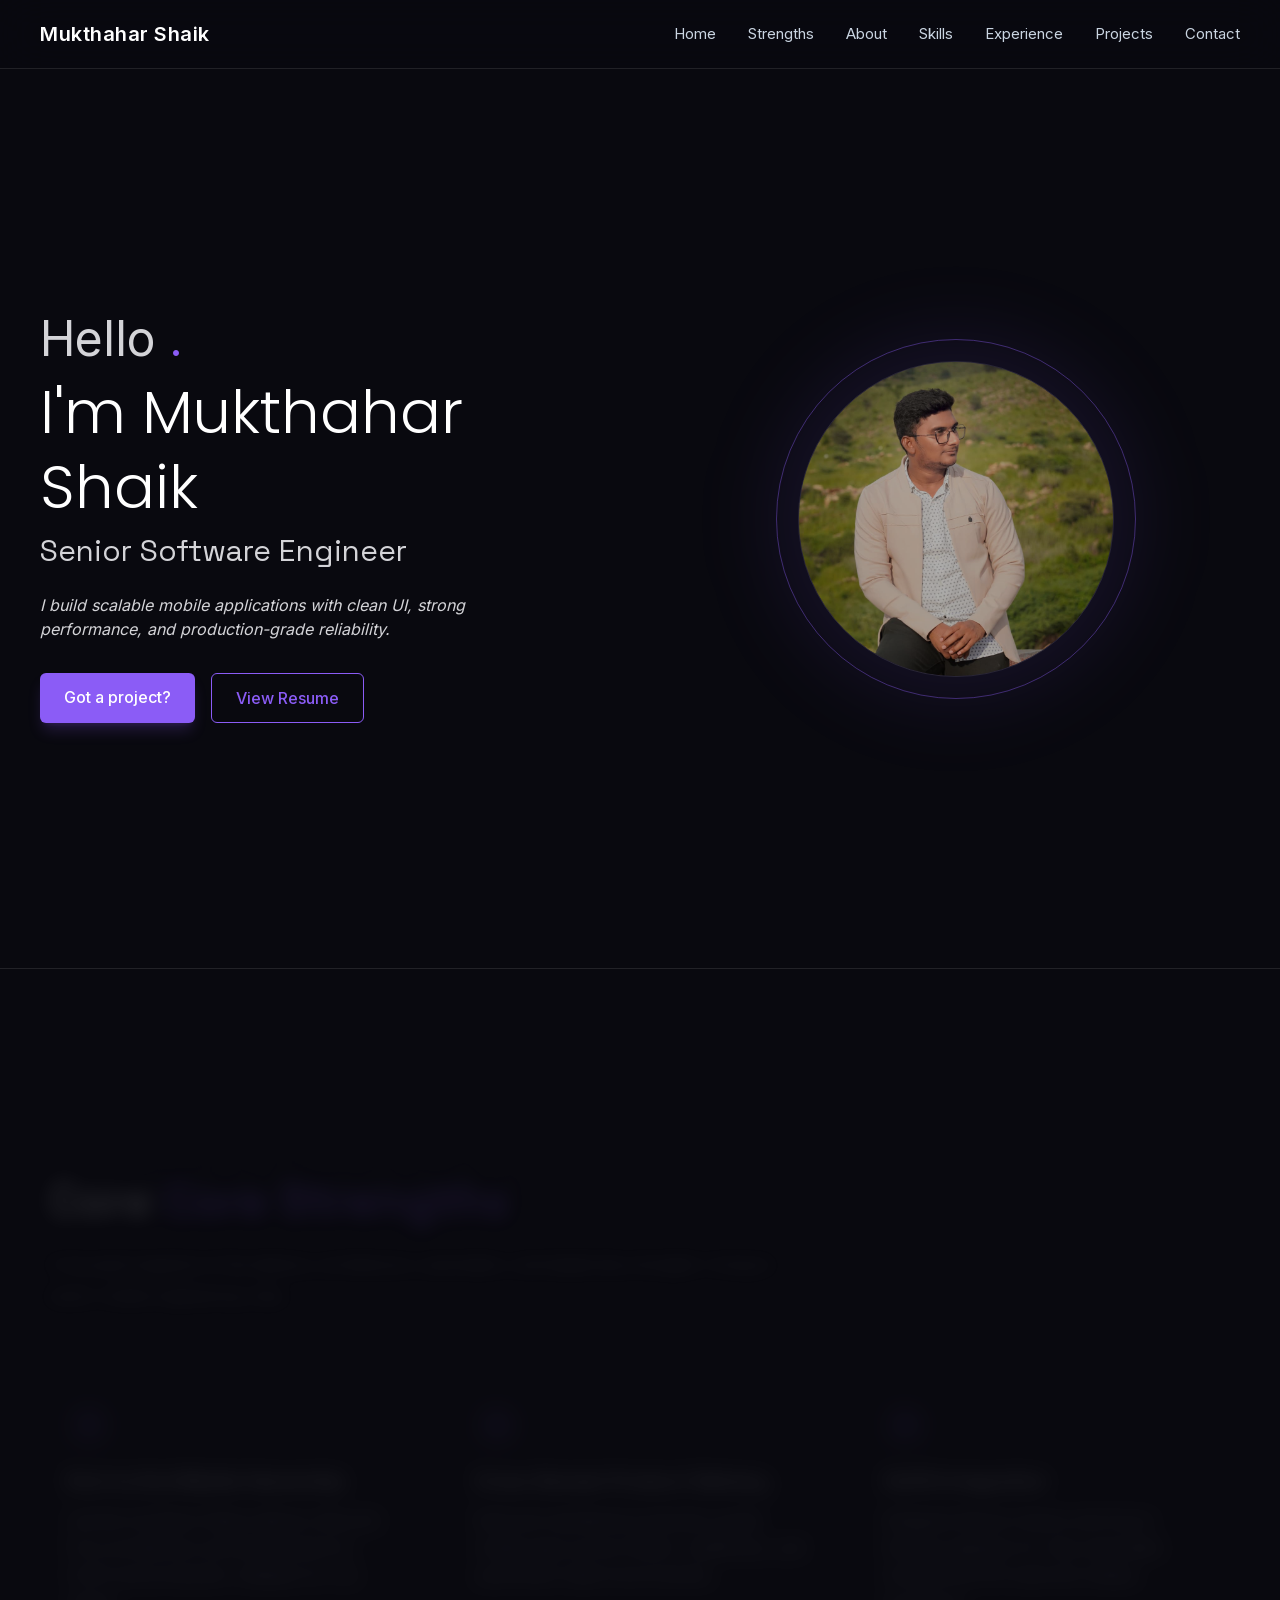
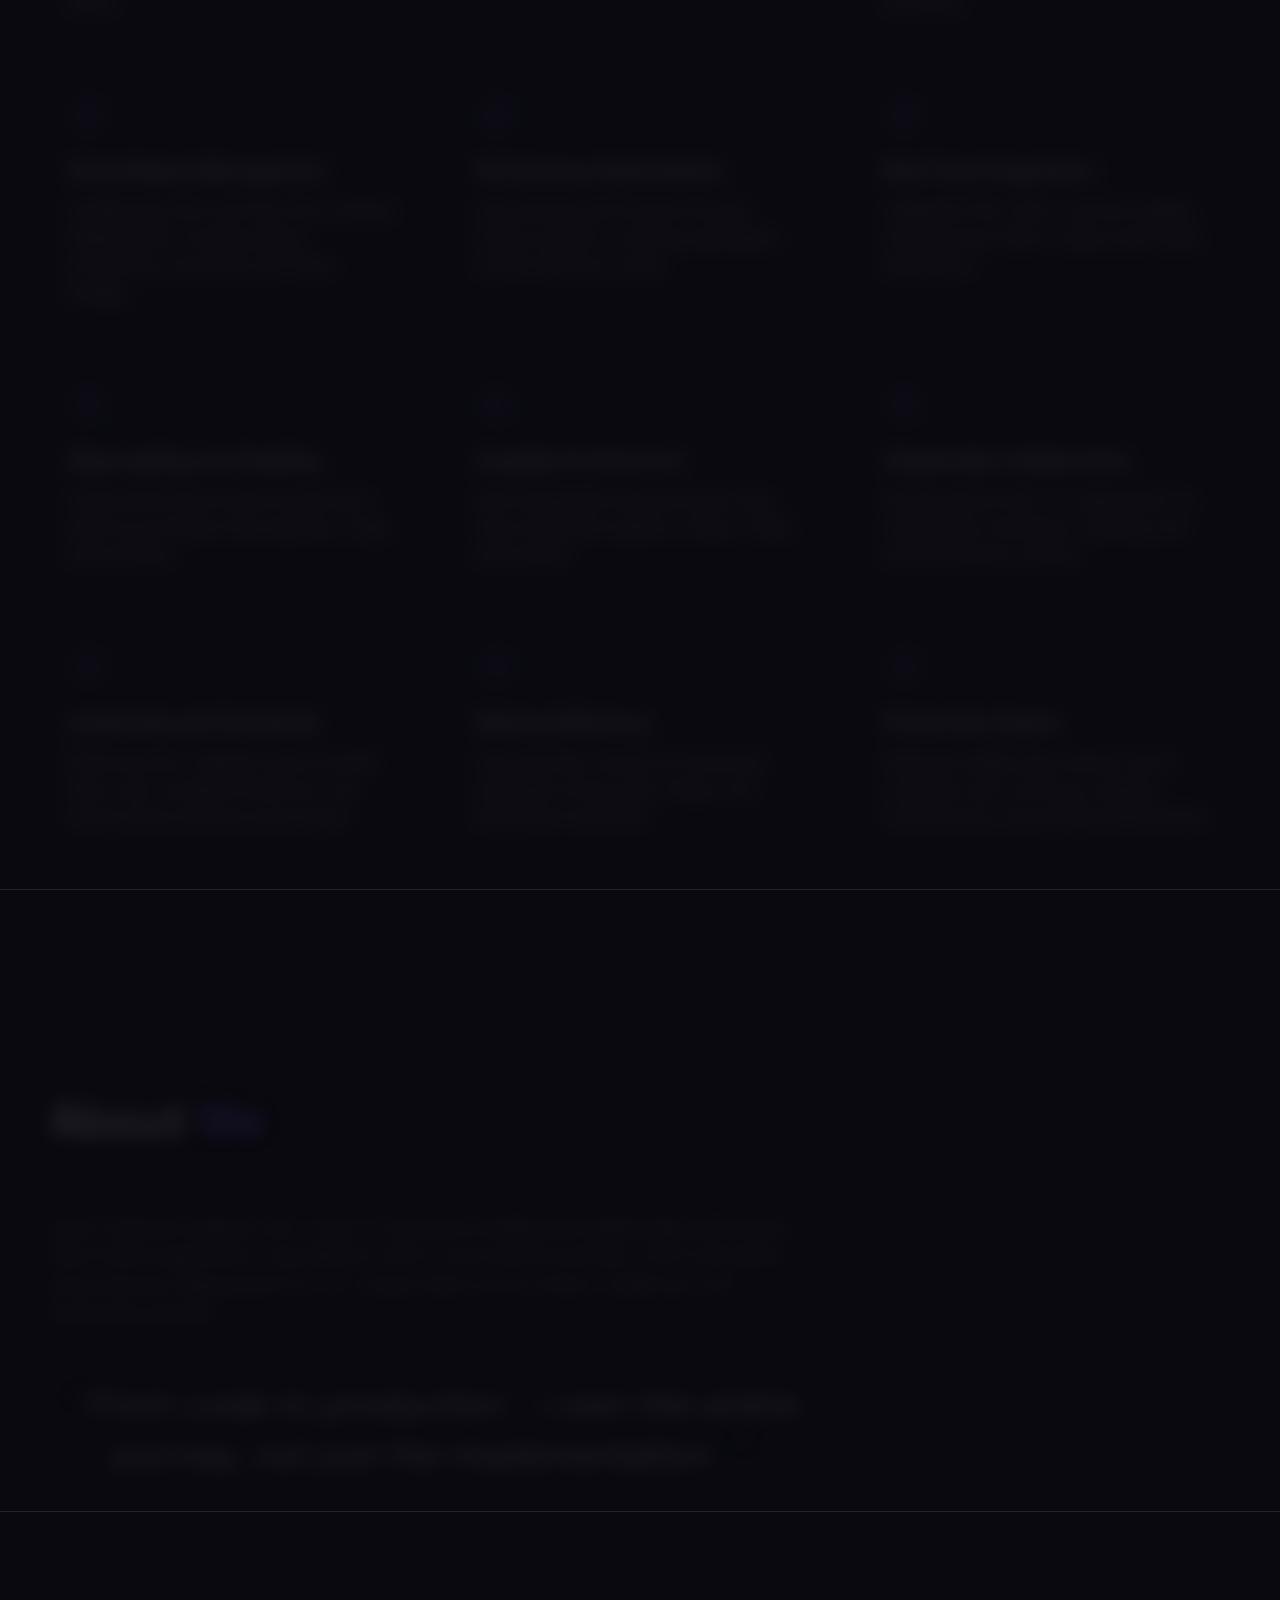
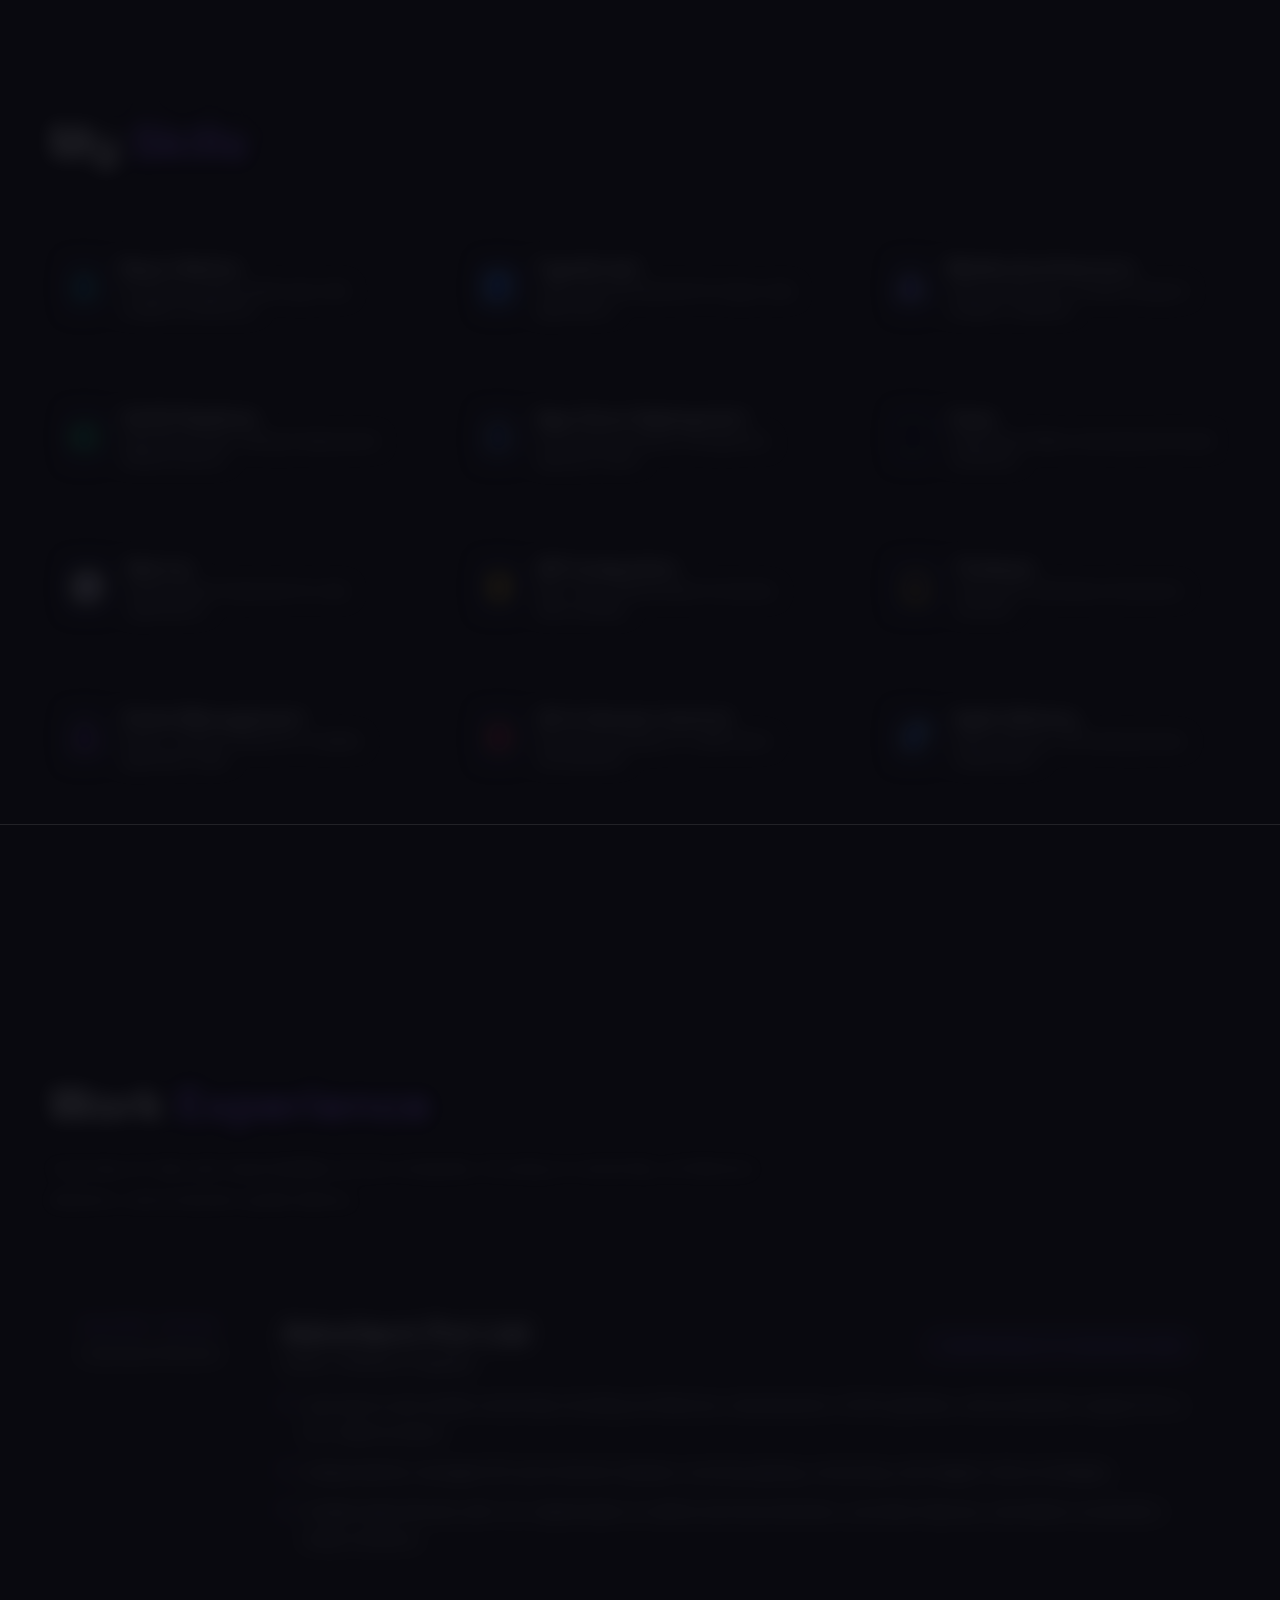
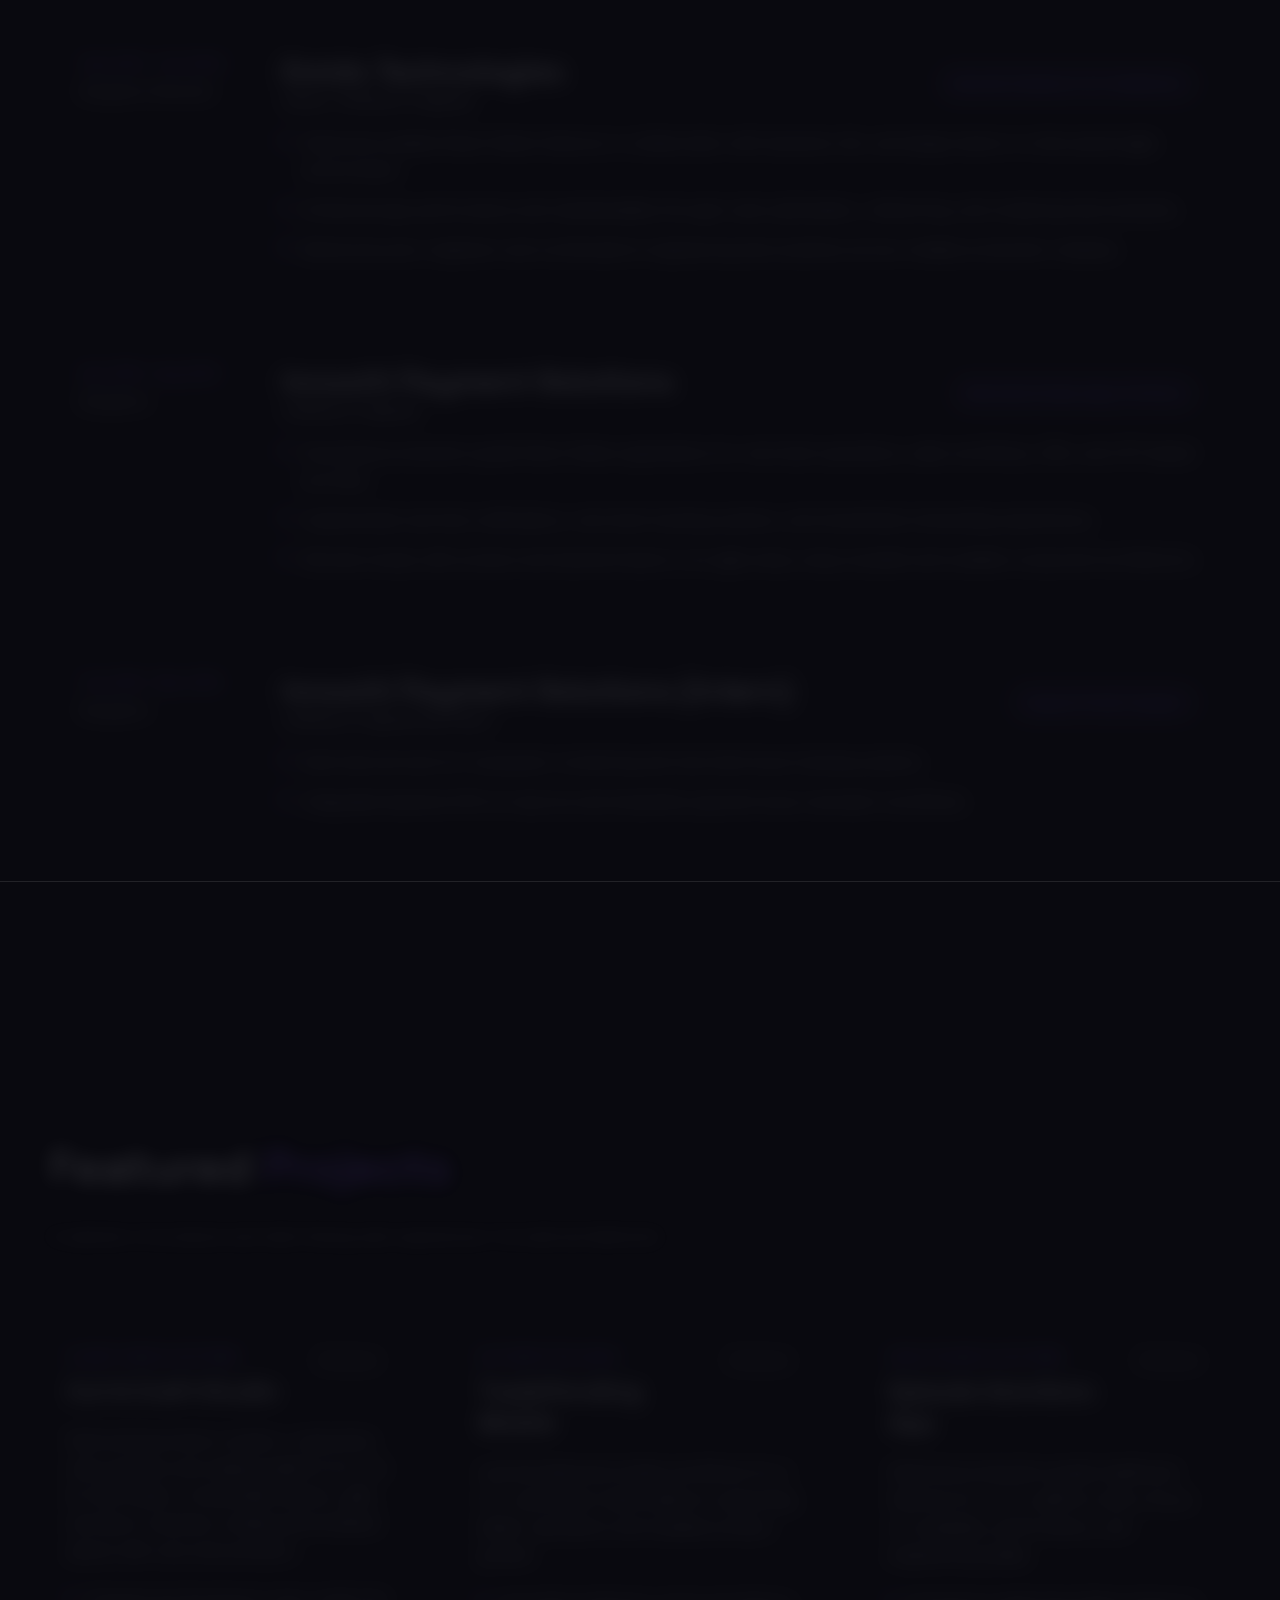
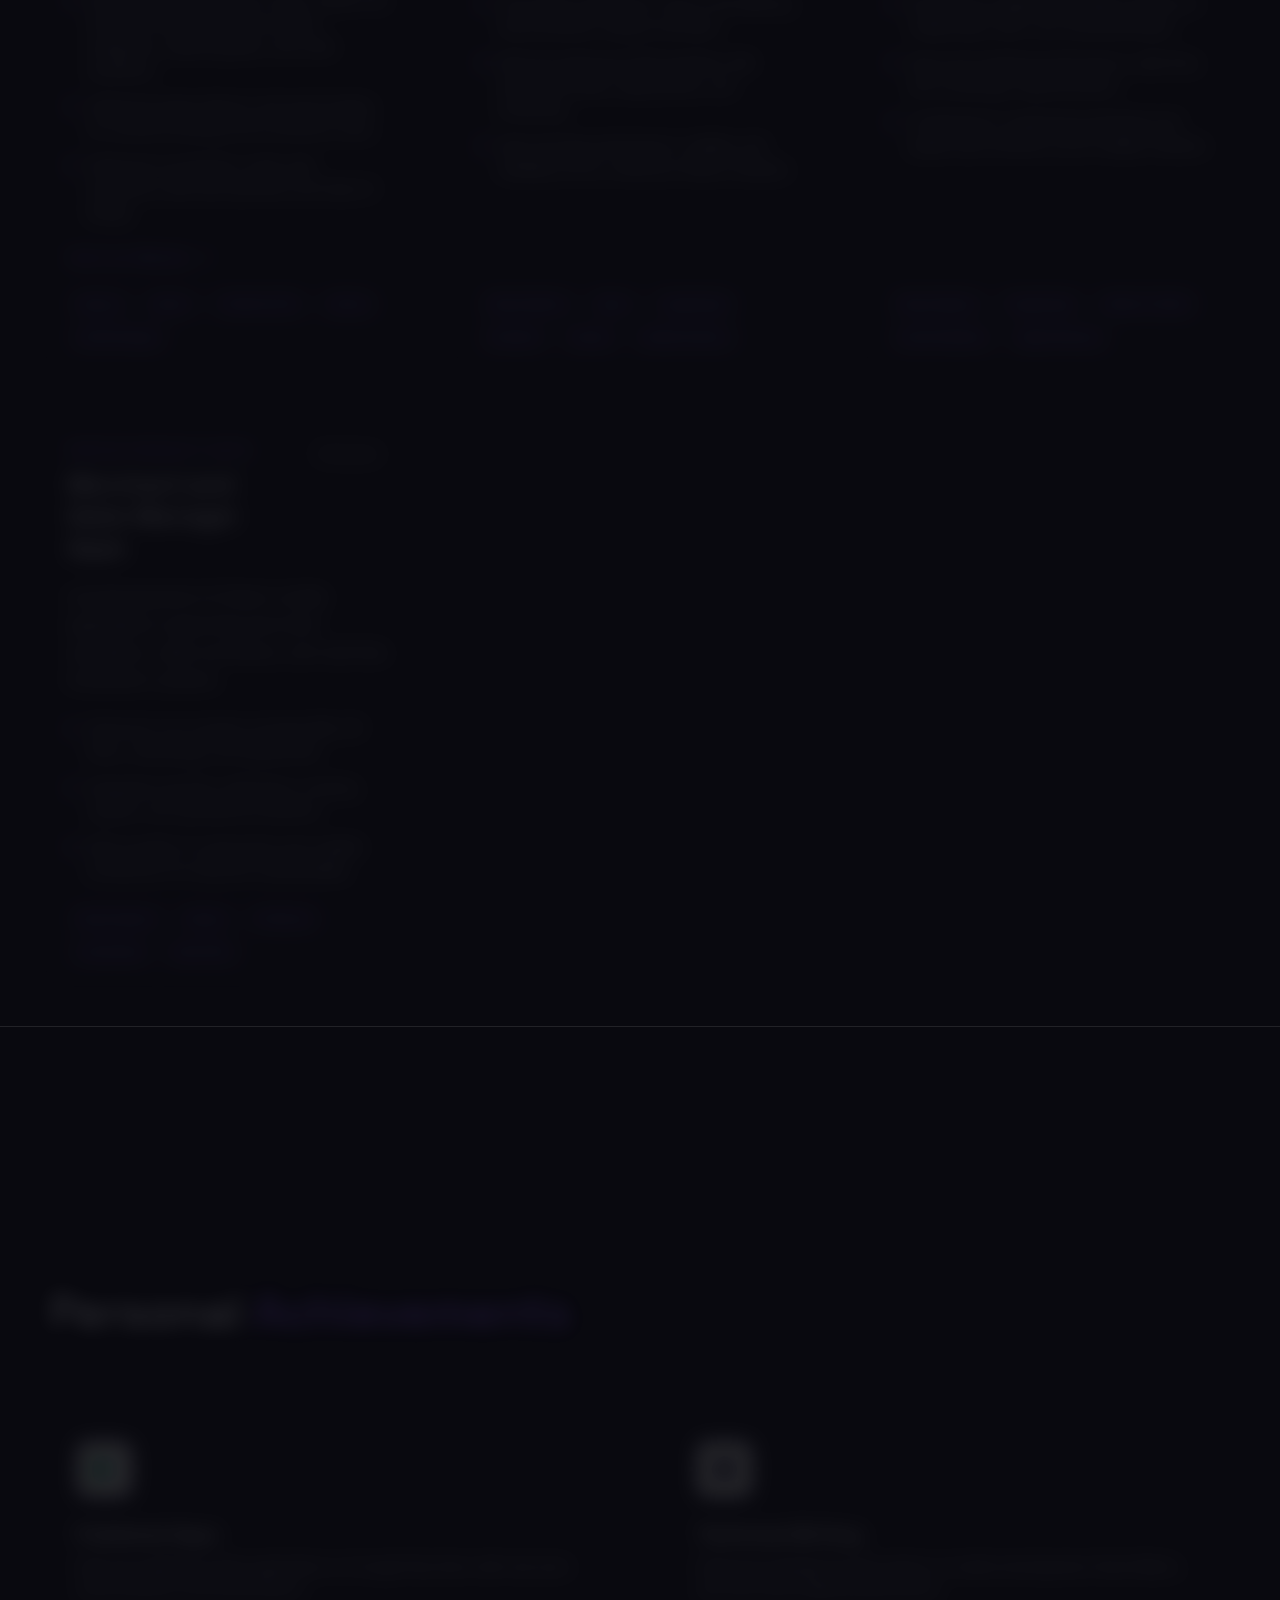
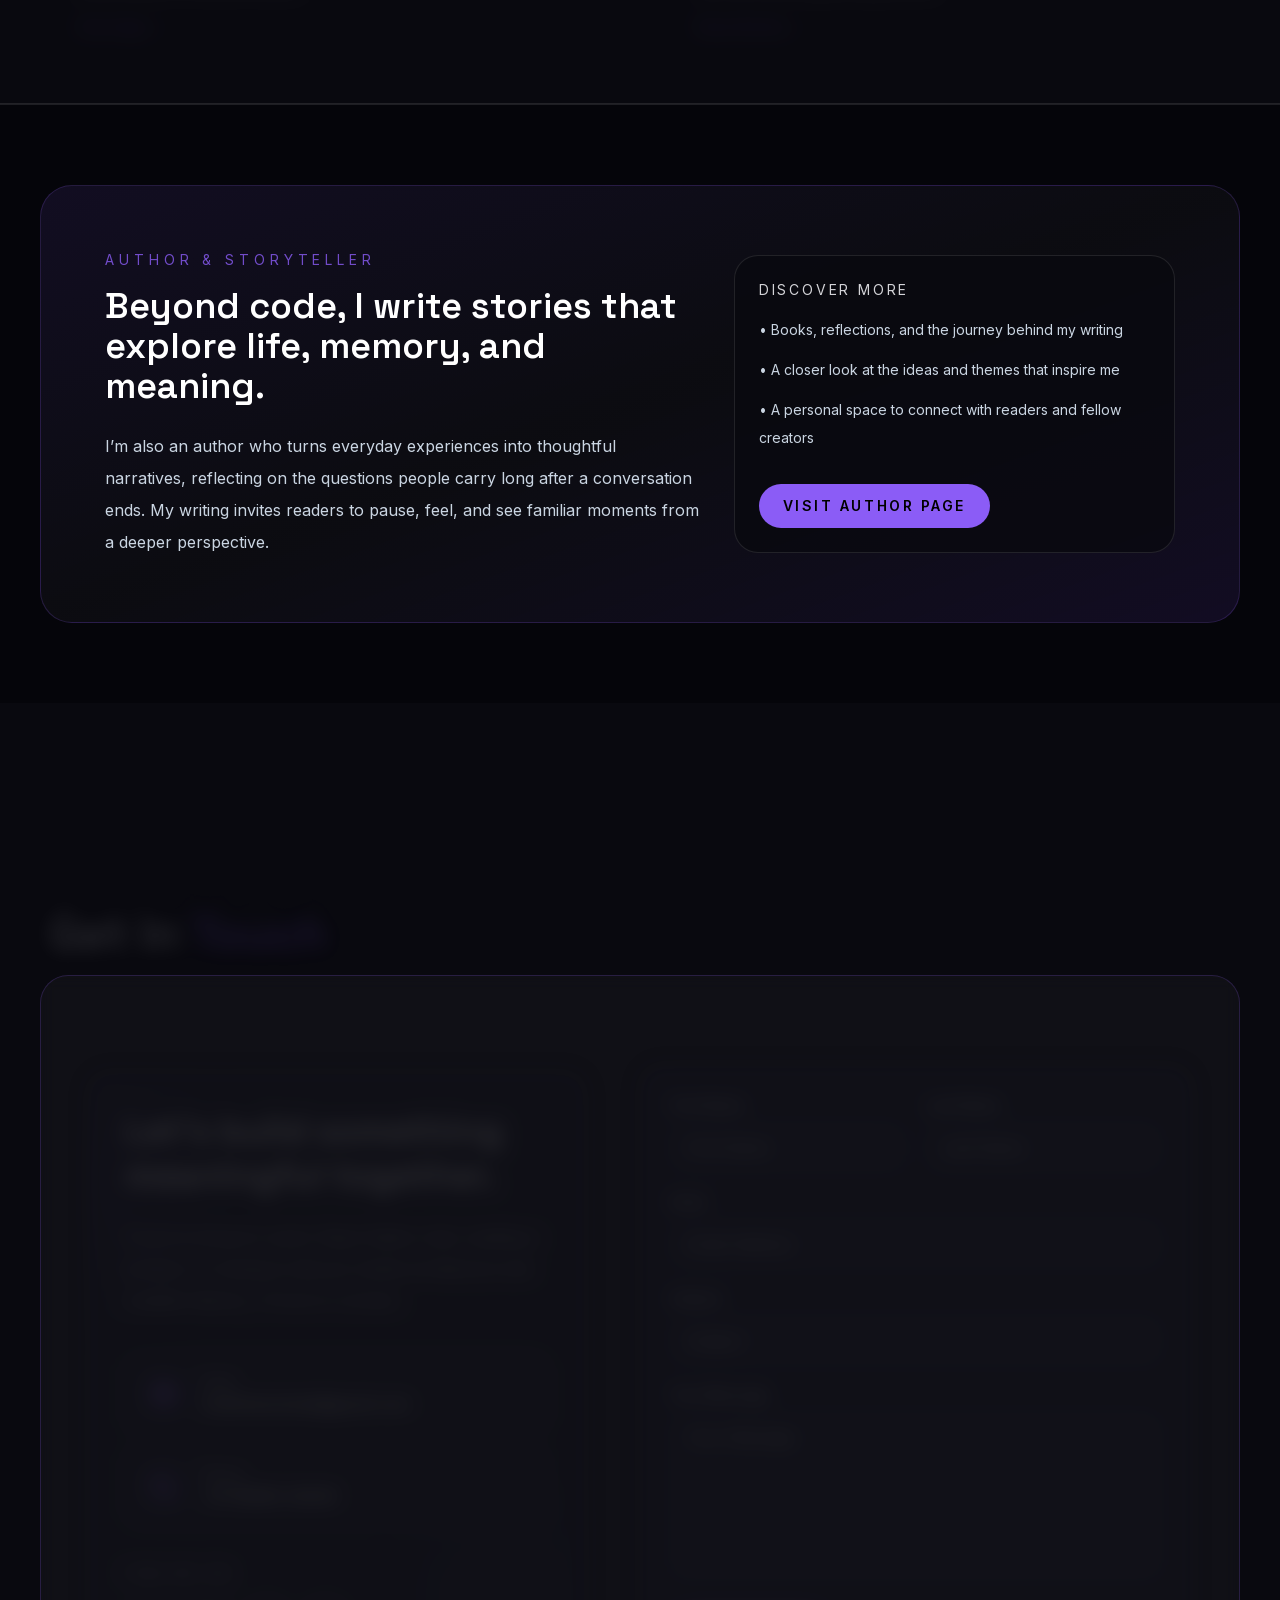
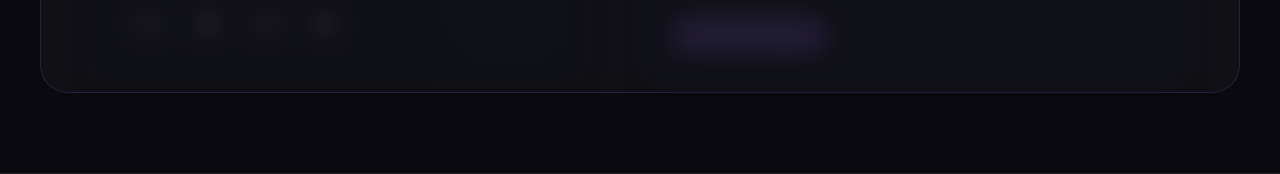
<file: index.html>
<!DOCTYPE html><html lang="en" class="inter_7b064e0d-module__MOT0tq__variable space_grotesk_4f9f433b-module__fJfFLG__variable h-full antialiased"><head><meta charSet="utf-8"/><meta name="viewport" content="width=device-width, initial-scale=1"/><link rel="preload" href="/_next/static/media/0c89a48fa5027cee-s.p.0rd3rjvnnhw7n.woff2" as="font" crossorigin="" type="font/woff2"/><link rel="preload" href="/_next/static/media/83afe278b6a6bb3c-s.p.0q-301v4kxxnr.woff2" as="font" crossorigin="" type="font/woff2"/><link rel="preload" href="/_next/static/media/c875c6f5d3e977ac-s.p.0g_ng0t~d_b9n.woff2" as="font" crossorigin="" type="font/woff2"/><link rel="preload" as="image" href="/_next/static/media/my-photo-1.0do.dka7l4_-a.jpeg"/><link rel="stylesheet" href="/_next/static/chunks/0il4vnqtp848k.css" data-precedence="next"/><link rel="stylesheet" href="/_next/static/chunks/0xkpohjyr606f.css" data-precedence="next"/><link rel="preload" as="script" fetchPriority="low" href="/_next/static/chunks/11qk_vpw_zwkf.js"/><script src="/_next/static/chunks/0dgq26a5_oy.a.js" async=""></script><script src="/_next/static/chunks/10~x95jhs6ns3.js" async=""></script><script src="/_next/static/chunks/0i~93fld3ugu2.js" async=""></script><script src="/_next/static/chunks/turbopack-0tng87s604ek5.js" async=""></script><script src="/_next/static/chunks/01xlw8hd842-c.js" async=""></script><script src="/_next/static/chunks/0d3shmwh5_nmn.js" async=""></script><script src="/_next/static/chunks/13pekp0_~ytpm.js" async=""></script><meta name="next-size-adjust" content=""/><title>Mukthahar Shaik | Senior React Native Developer</title><meta name="description" content="Senior Software Engineer specializing in React Native, mobile architecture, CI/CD pipelines, and production-grade apps."/><meta name="keywords" content="React Native Developer,Mobile App Developer India,Senior Software Engineer,React Native CI/CD Integration,iOS Android Developer"/><meta name="robots" content="index, follow"/><meta property="og:title" content="Mukthahar Shaik Portfolio"/><meta property="og:description" content="Senior React Native Developer building scalable mobile apps and production systems."/><meta property="og:url" content="https://yourdomain.com/"/><meta property="og:site_name" content="Mukthahar Shaik Portfolio"/><meta property="og:type" content="website"/><meta name="twitter:card" content="summary"/><meta name="twitter:title" content="Mukthahar Shaik Portfolio"/><meta name="twitter:description" content="Senior React Native Developer building scalable mobile apps and production systems."/><link rel="icon" href="/favicon.ico?favicon.0.ryj._qew9x~.ico" sizes="256x256" type="image/x-icon"/><script src="/_next/static/chunks/03~yq9q893hmn.js" noModule=""></script></head><body class="min-h-full flex flex-col"><div hidden=""><!--$--><!--/$--></div><div class="fixed inset-0 z-[120] overflow-hidden bg-transparent"><div class="absolute inset-0 grid grid-cols-12 "><div class="page-intro-pillar " style="--pillar-shift:-115%;--pillar-delay:0ms"></div><div class="page-intro-pillar " style="--pillar-shift:-115%;--pillar-delay:22ms"></div><div class="page-intro-pillar " style="--pillar-shift:-115%;--pillar-delay:44ms"></div><div class="page-intro-pillar " style="--pillar-shift:-115%;--pillar-delay:66ms"></div><div class="page-intro-pillar " style="--pillar-shift:-115%;--pillar-delay:88ms"></div><div class="page-intro-pillar " style="--pillar-shift:-115%;--pillar-delay:110ms"></div><div class="page-intro-pillar " style="--pillar-shift:-115%;--pillar-delay:132ms"></div><div class="page-intro-pillar " style="--pillar-shift:-115%;--pillar-delay:154ms"></div><div class="page-intro-pillar " style="--pillar-shift:-115%;--pillar-delay:176ms"></div><div class="page-intro-pillar " style="--pillar-shift:-115%;--pillar-delay:198ms"></div><div class="page-intro-pillar " style="--pillar-shift:-115%;--pillar-delay:220ms"></div><div class="page-intro-pillar " style="--pillar-shift:-115%;--pillar-delay:242ms"></div></div><div class="absolute inset-0 flex items-center justify-center px-6"><div class="page-intro-name whitespace-nowrap shrink-0 "><span class="page-intro-letter" style="animation-delay:0ms">M</span><span class="page-intro-letter" style="animation-delay:70ms">u</span><span class="page-intro-letter" style="animation-delay:140ms">k</span><span class="page-intro-letter" style="animation-delay:210ms">t</span><span class="page-intro-letter" style="animation-delay:280ms">h</span><span class="page-intro-letter" style="animation-delay:350ms">a</span><span class="page-intro-letter" style="animation-delay:420ms">h</span><span class="page-intro-letter" style="animation-delay:490ms">a</span><span class="page-intro-letter" style="animation-delay:560ms">r</span><span class="page-intro-letter" style="animation-delay:630ms"> </span><span class="page-intro-letter" style="animation-delay:700ms">S</span><span class="page-intro-letter" style="animation-delay:770ms">h</span><span class="page-intro-letter" style="animation-delay:840ms">a</span><span class="page-intro-letter" style="animation-delay:910ms">i</span><span class="page-intro-letter" style="animation-delay:980ms">k</span></div></div></div><nav class="sticky top-0 z-50 w-full border-b border-white/10 bg-background/80 py-5 backdrop-blur-xl"><div class="mx-auto flex max-w-[1280px] items-center justify-between px-6 md:px-10"><a href="#hero" class="text-xl font-semibold tracking-wide transition hover:text-accent">Mukthahar Shaik</a><ul class="hidden gap-8 text-[15px] text-slate-300 md:flex"><li><a href="#hero" class="relative transition duration-300 hover:text-white after:absolute after:-bottom-1 after:left-0 after:h-[2px] after:w-0 after:bg-accent after:transition-all after:duration-300 hover:after:w-full">Home</a></li><li><a href="#core-strengths" class="relative transition duration-300 hover:text-white after:absolute after:-bottom-1 after:left-0 after:h-[2px] after:w-0 after:bg-accent after:transition-all after:duration-300 hover:after:w-full">Strengths</a></li><li><a href="#about" class="relative transition duration-300 hover:text-white after:absolute after:-bottom-1 after:left-0 after:h-[2px] after:w-0 after:bg-accent after:transition-all after:duration-300 hover:after:w-full">About</a></li><li><a href="#skills" class="relative transition duration-300 hover:text-white after:absolute after:-bottom-1 after:left-0 after:h-[2px] after:w-0 after:bg-accent after:transition-all after:duration-300 hover:after:w-full">Skills</a></li><li><a href="#experience" class="relative transition duration-300 hover:text-white after:absolute after:-bottom-1 after:left-0 after:h-[2px] after:w-0 after:bg-accent after:transition-all after:duration-300 hover:after:w-full">Experience</a></li><li><a href="#projects" class="relative transition duration-300 hover:text-white after:absolute after:-bottom-1 after:left-0 after:h-[2px] after:w-0 after:bg-accent after:transition-all after:duration-300 hover:after:w-full">Projects</a></li><li><a href="#contact" class="relative transition duration-300 hover:text-white after:absolute after:-bottom-1 after:left-0 after:h-[2px] after:w-0 after:bg-accent after:transition-all after:duration-300 hover:after:w-full">Contact</a></li></ul></div></nav><main class="bg-background text-foreground"><section id="hero" class="min-h-screen flex items-center justify-center border-b border-white/10 bg-background px-6"><div class="w-full max-w-[1200px] grid md:grid-cols-2 gap-12 md:gap-16 items-center"><div class="text-center md:text-left" style="opacity:0.12;transform:translate3d(0, 48px, 0) scale(0.985);filter:blur(10px);will-change:transform, opacity, filter"><p class="text-muted-foreground text-3xl sm:text-4xl md:text-5xl mb-3">Hello<!-- --> <span class="text-accent">.</span></p><p class="poppins_95c1c8ba-module__jZMuNG__className text-4xl sm:text-5xl md:text-6xl leading-tight mb-2">I&#x27;m Mukthahar Shaik</p><h2 class="text-xl sm:text-2xl md:text-3xl text-muted-foreground mb-6">Senior Software Engineer</h2><p class="text-muted-foreground max-w-md mx-auto md:mx-0 mb-8 italic">I build scalable mobile applications with clean UI, strong performance, and production-grade reliability.</p><div class="flex flex-col sm:flex-row gap-4 justify-center md:justify-start"><a href="#contact" class="rounded-md bg-accent px-6 py-3 font-medium shadow-lg shadow-accent/20 transition hover:-translate-y-1 hover:opacity-90">Got a project?</a><a href="/resume-v1.pdf" target="_blank" rel="noopener noreferrer" class="rounded-md border border-accent px-6 py-3 font-medium text-accent transition hover:-translate-y-1 hover:bg-accent hover:text-black">View Resume</a></div></div><div class="flex justify-center" style="opacity:0.12;transform:translate3d(0, 48px, 0) scale(0.985);filter:blur(10px);will-change:transform, opacity, filter"><div class="relative w-[260px] h-[260px] sm:w-[300px] sm:h-[300px] md:w-[360px] md:h-[360px] flex items-center justify-center"><div class="absolute inset-0 rounded-full bg-accent/10 blur-2xl"></div><div class="absolute inset-0 rounded-full border border-accent/40"></div><div class="relative z-10 h-[88%] w-[88%] overflow-hidden rounded-full border border-white/10"><img alt="Mukthahar Shaik" decoding="async" data-nimg="fill" class="object-cover object-top" style="position:absolute;height:100%;width:100%;left:0;top:0;right:0;bottom:0;color:transparent" src="/_next/static/media/my-photo-1.0do.dka7l4_-a.jpeg"/><div class="absolute inset-0 rounded-full bg-black/30"></div></div></div></div></div></section><section id="core-strengths" class="w-full border-b border-white/10 bg-background px-6 py-20"><div class="mx-auto max-w-[1200px]"><div class="mb-16" style="opacity:0.12;transform:translate3d(0, 48px, 0) scale(0.985);filter:blur(10px);will-change:transform, opacity, filter"><h1 class="text-[64px] font-bold leading-none text-white/5 md:text-[120px]">STRENGTHS</h1><h2 class="-mt-8 text-4xl font-bold md:-mt-10 md:text-5xl">Core<!-- --> <span class="text-accent">Core Strengths</span></h2><p class="mt-6 max-w-3xl text-base leading-8 text-muted-foreground">A focused snapshot of the delivery, architecture, automation, and leadership strengths I bring to senior mobile engineering roles.</p></div><div class="grid gap-6 md:grid-cols-2 xl:grid-cols-3"><div style="opacity:0.12;transform:translate3d(0, 48px, 0) scale(0.985);filter:blur(10px);will-change:transform, opacity, filter"><div class="rounded-2xl border border-white/10 bg-white/5 p-6 transition-all duration-300 hover:-translate-y-1 hover:border-accent/40 hover:shadow-accent-md"><div class="mb-5 flex h-11 w-11 items-center justify-center rounded-full bg-accent/15 text-sm font-semibold text-accent">01</div><h3 class="mb-3 text-xl font-semibold text-foreground">End-to-End Mobile Ownership</h3><p class="leading-7 text-muted-foreground">Led the full React Native delivery lifecycle from architecture and development to CI/CD and production releases for U.S. clients.</p></div></div><div style="opacity:0.12;transform:translate3d(0, 48px, 0) scale(0.985);filter:blur(10px);will-change:transform, opacity, filter"><div class="rounded-2xl border border-white/10 bg-white/5 p-6 transition-all duration-300 hover:-translate-y-1 hover:border-accent/40 hover:shadow-accent-md"><div class="mb-5 flex h-11 w-11 items-center justify-center rounded-full bg-accent/15 text-sm font-semibold text-accent">02</div><h3 class="mb-3 text-xl font-semibold text-foreground">Cross-Domain Product Delivery</h3><p class="leading-7 text-muted-foreground">Built and maintained production-grade mobile apps across fintech, healthcare, and automotive SaaS environments.</p></div></div><div style="opacity:0.12;transform:translate3d(0, 48px, 0) scale(0.985);filter:blur(10px);will-change:transform, opacity, filter"><div class="rounded-2xl border border-white/10 bg-white/5 p-6 transition-all duration-300 hover:-translate-y-1 hover:border-accent/40 hover:shadow-accent-md"><div class="mb-5 flex h-11 w-11 items-center justify-center rounded-full bg-accent/15 text-sm font-semibold text-accent">03</div><h3 class="mb-3 text-xl font-semibold text-foreground">CI/CD Integration</h3><p class="leading-7 text-muted-foreground">Designed GitHub Actions and Azure DevOps pipelines for fully automated Android and iOS build and release workflows.</p></div></div><div style="opacity:0.12;transform:translate3d(0, 48px, 0) scale(0.985);filter:blur(10px);will-change:transform, opacity, filter"><div class="rounded-2xl border border-white/10 bg-white/5 p-6 transition-all duration-300 hover:-translate-y-1 hover:border-accent/40 hover:shadow-accent-md"><div class="mb-5 flex h-11 w-11 items-center justify-center rounded-full bg-accent/15 text-sm font-semibold text-accent">04</div><h3 class="mb-3 text-xl font-semibold text-foreground">Store Release Management</h3><p class="leading-7 text-muted-foreground">Handled App Store and Play Store releases independently, including signing, provisioning, versioning, and rollout strategy.</p></div></div><div style="opacity:0.12;transform:translate3d(0, 48px, 0) scale(0.985);filter:blur(10px);will-change:transform, opacity, filter"><div class="rounded-2xl border border-white/10 bg-white/5 p-6 transition-all duration-300 hover:-translate-y-1 hover:border-accent/40 hover:shadow-accent-md"><div class="mb-5 flex h-11 w-11 items-center justify-center rounded-full bg-accent/15 text-sm font-semibold text-accent">05</div><h3 class="mb-3 text-xl font-semibold text-foreground">Performance Optimization</h3><p class="leading-7 text-muted-foreground">Improved app performance through bundle reduction, rendering optimization, and API efficiency tuning.</p></div></div><div style="opacity:0.12;transform:translate3d(0, 48px, 0) scale(0.985);filter:blur(10px);will-change:transform, opacity, filter"><div class="rounded-2xl border border-white/10 bg-white/5 p-6 transition-all duration-300 hover:-translate-y-1 hover:border-accent/40 hover:shadow-accent-md"><div class="mb-5 flex h-11 w-11 items-center justify-center rounded-full bg-accent/15 text-sm font-semibold text-accent">06</div><h3 class="mb-3 text-xl font-semibold text-foreground">Real-Time Integrations</h3><p class="leading-7 text-muted-foreground">Integrated FCM, APNs, real-time updates, and third-party SDKs in large-scale mobile applications.</p></div></div><div style="opacity:0.12;transform:translate3d(0, 48px, 0) scale(0.985);filter:blur(10px);will-change:transform, opacity, filter"><div class="rounded-2xl border border-white/10 bg-white/5 p-6 transition-all duration-300 hover:-translate-y-1 hover:border-accent/40 hover:shadow-accent-md"><div class="mb-5 flex h-11 w-11 items-center justify-center rounded-full bg-accent/15 text-sm font-semibold text-accent">07</div><h3 class="mb-3 text-xl font-semibold text-foreground">Observability and Stability</h3><p class="leading-7 text-muted-foreground">Implemented Sentry-based monitoring to speed up production issue detection, triage, and resolution.</p></div></div><div style="opacity:0.12;transform:translate3d(0, 48px, 0) scale(0.985);filter:blur(10px);will-change:transform, opacity, filter"><div class="rounded-2xl border border-white/10 bg-white/5 p-6 transition-all duration-300 hover:-translate-y-1 hover:border-accent/40 hover:shadow-accent-md"><div class="mb-5 flex h-11 w-11 items-center justify-center rounded-full bg-accent/15 text-sm font-semibold text-accent">08</div><h3 class="mb-3 text-xl font-semibold text-foreground">Scalable Architecture</h3><p class="leading-7 text-muted-foreground">Built maintainable enterprise apps using clean architecture patterns, Redux Toolkit, and Zustand.</p></div></div><div style="opacity:0.12;transform:translate3d(0, 48px, 0) scale(0.985);filter:blur(10px);will-change:transform, opacity, filter"><div class="rounded-2xl border border-white/10 bg-white/5 p-6 transition-all duration-300 hover:-translate-y-1 hover:border-accent/40 hover:shadow-accent-md"><div class="mb-5 flex h-11 w-11 items-center justify-center rounded-full bg-accent/15 text-sm font-semibold text-accent">09</div><h3 class="mb-3 text-xl font-semibold text-foreground">Stakeholder Collaboration</h3><p class="leading-7 text-muted-foreground">Worked directly with U.S. stakeholders on requirements, estimations, planning, and technical decision-making.</p></div></div><div style="opacity:0.12;transform:translate3d(0, 48px, 0) scale(0.985);filter:blur(10px);will-change:transform, opacity, filter"><div class="rounded-2xl border border-white/10 bg-white/5 p-6 transition-all duration-300 hover:-translate-y-1 hover:border-accent/40 hover:shadow-accent-md"><div class="mb-5 flex h-11 w-11 items-center justify-center rounded-full bg-accent/15 text-sm font-semibold text-accent">10</div><h3 class="mb-3 text-xl font-semibold text-foreground">Leadership and Standards</h3><p class="leading-7 text-muted-foreground">Mentored junior engineers and promoted clean code, reusable architecture, and strong review practices across teams.</p></div></div><div style="opacity:0.12;transform:translate3d(0, 48px, 0) scale(0.985);filter:blur(10px);will-change:transform, opacity, filter"><div class="rounded-2xl border border-white/10 bg-white/5 p-6 transition-all duration-300 hover:-translate-y-1 hover:border-accent/40 hover:shadow-accent-md"><div class="mb-5 flex h-11 w-11 items-center justify-center rounded-full bg-accent/15 text-sm font-semibold text-accent">11</div><h3 class="mb-3 text-xl font-semibold text-foreground">Delivery Efficiency</h3><p class="leading-7 text-muted-foreground">Improved team velocity by introducing automation-driven build, release, and deployment workflows.</p></div></div><div style="opacity:0.12;transform:translate3d(0, 48px, 0) scale(0.985);filter:blur(10px);will-change:transform, opacity, filter"><div class="rounded-2xl border border-white/10 bg-white/5 p-6 transition-all duration-300 hover:-translate-y-1 hover:border-accent/40 hover:shadow-accent-md"><div class="mb-5 flex h-11 w-11 items-center justify-center rounded-full bg-accent/15 text-sm font-semibold text-accent">12</div><h3 class="mb-3 text-xl font-semibold text-foreground">Production Impact</h3><p class="leading-7 text-muted-foreground">Delivered multiple apps actively used in production with continuous releases, enhancements, and operational ownership.</p></div></div></div></div></section><section id="about" class="w-full bg-background py-20 px-6 border-b border-white/10"><div class="max-w-[1200px] mx-auto"><div class="mb-16" style="opacity:0.12;transform:translate3d(0, 48px, 0) scale(0.985);filter:blur(10px);will-change:transform, opacity, filter"><h1 class="text-[80px] md:text-[120px] font-bold text-white/5 leading-none">About</h1><h2 class="text-4xl md:text-5xl font-bold -mt-10">About <span class="text-accent">Me</span></h2></div><div class="w-full" style="opacity:0.12;transform:translate3d(0, 48px, 0) scale(0.985);filter:blur(10px);will-change:transform, opacity, filter"><div class="max-w-3xl"><p class="text-muted-foreground text-lg leading-relaxed">Senior Software Engineer with 7 years of experience building and leading high-performance React Native applications. Specialized in end-to-end mobile ownership, CI/CD automation, and production deployments for U.S.- based clients across Fintech, Healthcare, and Automotive domains.</p><div class="mt-14 flex justify-center"><div class="max-w-4xl text-center"><p class="relative text-2xl italic leading-tight text-white/90 sm:text-3xl md:text-4xl"><span class="text-accent text-5xl leading-none align-top">“</span><span class="px-2">From code to production - I own the entire journey, not just the implementation.</span><span class="text-accent text-5xl leading-none align-bottom">”</span></p></div></div></div></div></div></section><section id="skills" class="w-full border-b border-white/10 bg-background px-6 py-20"><div class="max-w-[1200px] mx-auto"><div class="mb-16" style="opacity:0.12;transform:translate3d(0, 48px, 0) scale(0.985);filter:blur(10px);will-change:transform, opacity, filter"><h1 class="text-[80px] md:text-[120px] font-bold text-white/5 leading-none">SKILLS</h1><h2 class="text-4xl md:text-5xl font-bold -mt-10">My <span class="text-accent">Skills</span></h2></div><div class="grid sm:grid-cols-2 md:grid-cols-3 gap-10"><div style="opacity:0.12;transform:translate3d(0, 48px, 0) scale(0.985);filter:blur(10px);will-change:transform, opacity, filter"><div class="group relative overflow-hidden rounded-2xl border border-white/10 bg-white/[0.03] p-5 transition-all duration-500 hover:-translate-y-2 hover:border-accent/40 hover:bg-white/[0.06] hover:shadow-[0_12px_35px_rgba(139,92,246,0.16)]"><div class="absolute inset-0 bg-[radial-gradient(circle_at_top_left,rgba(139,92,246,0.22),transparent_55%)] opacity-0 transition duration-500 group-hover:opacity-100"></div><div class="relative flex items-center gap-4"><div class="flex h-14 w-14 items-center justify-center rounded-xl border border-white/10 bg-[#14162b] shadow-sm transition duration-500 group-hover:border-accent/30 group-hover:bg-accent/10"><div class="text-[30px] transition duration-500 group-hover:scale-110 group-hover:rotate-3"><svg stroke="currentColor" fill="currentColor" stroke-width="0" viewBox="0 0 512 512" class="text-cyan-400" height="1em" width="1em" xmlns="http://www.w3.org/2000/svg"><path d="M418.2 177.2c-5.4-1.8-10.8-3.5-16.2-5.1.9-3.7 1.7-7.4 2.5-11.1 12.3-59.6 4.2-107.5-23.1-123.3-26.3-15.1-69.2.6-112.6 38.4-4.3 3.7-8.5 7.6-12.5 11.5-2.7-2.6-5.5-5.2-8.3-7.7-45.5-40.4-91.1-57.4-118.4-41.5-26.2 15.2-34 60.3-23 116.7 1.1 5.6 2.3 11.1 3.7 16.7-6.4 1.8-12.7 3.8-18.6 5.9C38.3 196.2 0 225.4 0 255.6c0 31.2 40.8 62.5 96.3 81.5 4.5 1.5 9 3 13.6 4.3-1.5 6-2.8 11.9-4 18-10.5 55.5-2.3 99.5 23.9 114.6 27 15.6 72.4-.4 116.6-39.1 3.5-3.1 7-6.3 10.5-9.7 4.4 4.3 9 8.4 13.6 12.4 42.8 36.8 85.1 51.7 111.2 36.6 27-15.6 35.8-62.9 24.4-120.5-.9-4.4-1.9-8.9-3-13.5 3.2-.9 6.3-1.9 9.4-2.9 57.7-19.1 99.5-50 99.5-81.7 0-30.3-39.4-59.7-93.8-78.4zM282.9 92.3c37.2-32.4 71.9-45.1 87.7-36 16.9 9.7 23.4 48.9 12.8 100.4-.7 3.4-1.4 6.7-2.3 10-22.2-5-44.7-8.6-67.3-10.6-13-18.6-27.2-36.4-42.6-53.1 3.9-3.7 7.7-7.2 11.7-10.7zM167.2 307.5c5.1 8.7 10.3 17.4 15.8 25.9-15.6-1.7-31.1-4.2-46.4-7.5 4.4-14.4 9.9-29.3 16.3-44.5 4.6 8.8 9.3 17.5 14.3 26.1zm-30.3-120.3c14.4-3.2 29.7-5.8 45.6-7.8-5.3 8.3-10.5 16.8-15.4 25.4-4.9 8.5-9.7 17.2-14.2 26-6.3-14.9-11.6-29.5-16-43.6zm27.4 68.9c6.6-13.8 13.8-27.3 21.4-40.6s15.8-26.2 24.4-38.9c15-1.1 30.3-1.7 45.9-1.7s31 .6 45.9 1.7c8.5 12.6 16.6 25.5 24.3 38.7s14.9 26.7 21.7 40.4c-6.7 13.8-13.9 27.4-21.6 40.8-7.6 13.3-15.7 26.2-24.2 39-14.9 1.1-30.4 1.6-46.1 1.6s-30.9-.5-45.6-1.4c-8.7-12.7-16.9-25.7-24.6-39s-14.8-26.8-21.5-40.6zm180.6 51.2c5.1-8.8 9.9-17.7 14.6-26.7 6.4 14.5 12 29.2 16.9 44.3-15.5 3.5-31.2 6.2-47 8 5.4-8.4 10.5-17 15.5-25.6zm14.4-76.5c-4.7-8.8-9.5-17.6-14.5-26.2-4.9-8.5-10-16.9-15.3-25.2 16.1 2 31.5 4.7 45.9 8-4.6 14.8-10 29.2-16.1 43.4zM256.2 118.3c10.5 11.4 20.4 23.4 29.6 35.8-19.8-.9-39.7-.9-59.5 0 9.8-12.9 19.9-24.9 29.9-35.8zM140.2 57c16.8-9.8 54.1 4.2 93.4 39 2.5 2.2 5 4.6 7.6 7-15.5 16.7-29.8 34.5-42.9 53.1-22.6 2-45 5.5-67.2 10.4-1.3-5.1-2.4-10.3-3.5-15.5-9.4-48.4-3.2-84.9 12.6-94zm-24.5 263.6c-4.2-1.2-8.3-2.5-12.4-3.9-21.3-6.7-45.5-17.3-63-31.2-10.1-7-16.9-17.8-18.8-29.9 0-18.3 31.6-41.7 77.2-57.6 5.7-2 11.5-3.8 17.3-5.5 6.8 21.7 15 43 24.5 63.6-9.6 20.9-17.9 42.5-24.8 64.5zm116.6 98c-16.5 15.1-35.6 27.1-56.4 35.3-11.1 5.3-23.9 5.8-35.3 1.3-15.9-9.2-22.5-44.5-13.5-92 1.1-5.6 2.3-11.2 3.7-16.7 22.4 4.8 45 8.1 67.9 9.8 13.2 18.7 27.7 36.6 43.2 53.4-3.2 3.1-6.4 6.1-9.6 8.9zm24.5-24.3c-10.2-11-20.4-23.2-30.3-36.3 9.6.4 19.5.6 29.5.6 10.3 0 20.4-.2 30.4-.7-9.2 12.7-19.1 24.8-29.6 36.4zm130.7 30c-.9 12.2-6.9 23.6-16.5 31.3-15.9 9.2-49.8-2.8-86.4-34.2-4.2-3.6-8.4-7.5-12.7-11.5 15.3-16.9 29.4-34.8 42.2-53.6 22.9-1.9 45.7-5.4 68.2-10.5 1 4.1 1.9 8.2 2.7 12.2 4.9 21.6 5.7 44.1 2.5 66.3zm18.2-107.5c-2.8.9-5.6 1.8-8.5 2.6-7-21.8-15.6-43.1-25.5-63.8 9.6-20.4 17.7-41.4 24.5-62.9 5.2 1.5 10.2 3.1 15 4.7 46.6 16 79.3 39.8 79.3 58 0 19.6-34.9 44.9-84.8 61.4zm-149.7-15c25.3 0 45.8-20.5 45.8-45.8s-20.5-45.8-45.8-45.8c-25.3 0-45.8 20.5-45.8 45.8s20.5 45.8 45.8 45.8z"></path></svg></div></div><div><h3 class="text-xl font-semibold text-foreground transition duration-300 group-hover:text-accent">React Native</h3><p class="text-sm text-muted-foreground">Production-grade mobile apps with scalable architecture</p></div></div></div></div><div style="opacity:0.12;transform:translate3d(0, 48px, 0) scale(0.985);filter:blur(10px);will-change:transform, opacity, filter"><div class="group relative overflow-hidden rounded-2xl border border-white/10 bg-white/[0.03] p-5 transition-all duration-500 hover:-translate-y-2 hover:border-accent/40 hover:bg-white/[0.06] hover:shadow-[0_12px_35px_rgba(139,92,246,0.16)]"><div class="absolute inset-0 bg-[radial-gradient(circle_at_top_left,rgba(139,92,246,0.22),transparent_55%)] opacity-0 transition duration-500 group-hover:opacity-100"></div><div class="relative flex items-center gap-4"><div class="flex h-14 w-14 items-center justify-center rounded-xl border border-white/10 bg-[#14162b] shadow-sm transition duration-500 group-hover:border-accent/30 group-hover:bg-accent/10"><div class="text-[30px] transition duration-500 group-hover:scale-110 group-hover:rotate-3"><svg stroke="currentColor" fill="currentColor" stroke-width="0" role="img" viewBox="0 0 24 24" class="text-blue-500" height="1em" width="1em" xmlns="http://www.w3.org/2000/svg"><path d="M1.125 0C.502 0 0 .502 0 1.125v21.75C0 23.498.502 24 1.125 24h21.75c.623 0 1.125-.502 1.125-1.125V1.125C24 .502 23.498 0 22.875 0zm17.363 9.75c.612 0 1.154.037 1.627.111a6.38 6.38 0 0 1 1.306.34v2.458a3.95 3.95 0 0 0-.643-.361 5.093 5.093 0 0 0-.717-.26 5.453 5.453 0 0 0-1.426-.2c-.3 0-.573.028-.819.086a2.1 2.1 0 0 0-.623.242c-.17.104-.3.229-.393.374a.888.888 0 0 0-.14.49c0 .196.053.373.156.529.104.156.252.304.443.444s.423.276.696.41c.273.135.582.274.926.416.47.197.892.407 1.266.628.374.222.695.473.963.753.268.279.472.598.614.957.142.359.214.776.214 1.253 0 .657-.125 1.21-.373 1.656a3.033 3.033 0 0 1-1.012 1.085 4.38 4.38 0 0 1-1.487.596c-.566.12-1.163.18-1.79.18a9.916 9.916 0 0 1-1.84-.164 5.544 5.544 0 0 1-1.512-.493v-2.63a5.033 5.033 0 0 0 3.237 1.2c.333 0 .624-.03.872-.09.249-.06.456-.144.623-.25.166-.108.29-.234.373-.38a1.023 1.023 0 0 0-.074-1.089 2.12 2.12 0 0 0-.537-.5 5.597 5.597 0 0 0-.807-.444 27.72 27.72 0 0 0-1.007-.436c-.918-.383-1.602-.852-2.053-1.405-.45-.553-.676-1.222-.676-2.005 0-.614.123-1.141.369-1.582.246-.441.58-.804 1.004-1.089a4.494 4.494 0 0 1 1.47-.629 7.536 7.536 0 0 1 1.77-.201zm-15.113.188h9.563v2.166H9.506v9.646H6.789v-9.646H3.375z"></path></svg></div></div><div><h3 class="text-xl font-semibold text-foreground transition duration-300 group-hover:text-accent">TypeScript</h3><p class="text-sm text-muted-foreground">Type-safe development for large-scale applications</p></div></div></div></div><div style="opacity:0.12;transform:translate3d(0, 48px, 0) scale(0.985);filter:blur(10px);will-change:transform, opacity, filter"><div class="group relative overflow-hidden rounded-2xl border border-white/10 bg-white/[0.03] p-5 transition-all duration-500 hover:-translate-y-2 hover:border-accent/40 hover:bg-white/[0.06] hover:shadow-[0_12px_35px_rgba(139,92,246,0.16)]"><div class="absolute inset-0 bg-[radial-gradient(circle_at_top_left,rgba(139,92,246,0.22),transparent_55%)] opacity-0 transition duration-500 group-hover:opacity-100"></div><div class="relative flex items-center gap-4"><div class="flex h-14 w-14 items-center justify-center rounded-xl border border-white/10 bg-[#14162b] shadow-sm transition duration-500 group-hover:border-accent/30 group-hover:bg-accent/10"><div class="text-[30px] transition duration-500 group-hover:scale-110 group-hover:rotate-3"><svg stroke="currentColor" fill="currentColor" stroke-width="0" viewBox="0 0 512 512" class="text-indigo-400" height="1em" width="1em" xmlns="http://www.w3.org/2000/svg"><path d="M488.6 250.2L392 214V105.5c0-15-9.3-28.4-23.4-33.7l-100-37.5c-8.1-3.1-17.1-3.1-25.3 0l-100 37.5c-14.1 5.3-23.4 18.7-23.4 33.7V214l-96.6 36.2C9.3 255.5 0 268.9 0 283.9V394c0 13.6 7.7 26.1 19.9 32.2l100 50c10.1 5.1 22.1 5.1 32.2 0l103.9-52 103.9 52c10.1 5.1 22.1 5.1 32.2 0l100-50c12.2-6.1 19.9-18.6 19.9-32.2V283.9c0-15-9.3-28.4-23.4-33.7zM358 214.8l-85 31.9v-68.2l85-37v73.3zM154 104.1l102-38.2 102 38.2v.6l-102 41.4-102-41.4v-.6zm84 291.1l-85 42.5v-79.1l85-38.8v75.4zm0-112l-102 41.4-102-41.4v-.6l102-38.2 102 38.2v.6zm240 112l-85 42.5v-79.1l85-38.8v75.4zm0-112l-102 41.4-102-41.4v-.6l102-38.2 102 38.2v.6z"></path></svg></div></div><div><h3 class="text-xl font-semibold text-foreground transition duration-300 group-hover:text-accent">Mobile Architecture</h3><p class="text-sm text-muted-foreground">Clean architecture, modular design &amp; scalable codebase</p></div></div></div></div><div style="opacity:0.12;transform:translate3d(0, 48px, 0) scale(0.985);filter:blur(10px);will-change:transform, opacity, filter"><div class="group relative overflow-hidden rounded-2xl border border-white/10 bg-white/[0.03] p-5 transition-all duration-500 hover:-translate-y-2 hover:border-accent/40 hover:bg-white/[0.06] hover:shadow-[0_12px_35px_rgba(139,92,246,0.16)]"><div class="absolute inset-0 bg-[radial-gradient(circle_at_top_left,rgba(139,92,246,0.22),transparent_55%)] opacity-0 transition duration-500 group-hover:opacity-100"></div><div class="relative flex items-center gap-4"><div class="flex h-14 w-14 items-center justify-center rounded-xl border border-white/10 bg-[#14162b] shadow-sm transition duration-500 group-hover:border-accent/30 group-hover:bg-accent/10"><div class="text-[30px] transition duration-500 group-hover:scale-110 group-hover:rotate-3"><svg stroke="currentColor" fill="currentColor" stroke-width="0" viewBox="0 0 640 512" class="text-green-400" height="1em" width="1em" xmlns="http://www.w3.org/2000/svg"><path d="M512.1 191l-8.2 14.3c-3 5.3-9.4 7.5-15.1 5.4-11.8-4.4-22.6-10.7-32.1-18.6-4.6-3.8-5.8-10.5-2.8-15.7l8.2-14.3c-6.9-8-12.3-17.3-15.9-27.4h-16.5c-6 0-11.2-4.3-12.2-10.3-2-12-2.1-24.6 0-37.1 1-6 6.2-10.4 12.2-10.4h16.5c3.6-10.1 9-19.4 15.9-27.4l-8.2-14.3c-3-5.2-1.9-11.9 2.8-15.7 9.5-7.9 20.4-14.2 32.1-18.6 5.7-2.1 12.1.1 15.1 5.4l8.2 14.3c10.5-1.9 21.2-1.9 31.7 0L552 6.3c3-5.3 9.4-7.5 15.1-5.4 11.8 4.4 22.6 10.7 32.1 18.6 4.6 3.8 5.8 10.5 2.8 15.7l-8.2 14.3c6.9 8 12.3 17.3 15.9 27.4h16.5c6 0 11.2 4.3 12.2 10.3 2 12 2.1 24.6 0 37.1-1 6-6.2 10.4-12.2 10.4h-16.5c-3.6 10.1-9 19.4-15.9 27.4l8.2 14.3c3 5.2 1.9 11.9-2.8 15.7-9.5 7.9-20.4 14.2-32.1 18.6-5.7 2.1-12.1-.1-15.1-5.4l-8.2-14.3c-10.4 1.9-21.2 1.9-31.7 0zm-10.5-58.8c38.5 29.6 82.4-14.3 52.8-52.8-38.5-29.7-82.4 14.3-52.8 52.8zM386.3 286.1l33.7 16.8c10.1 5.8 14.5 18.1 10.5 29.1-8.9 24.2-26.4 46.4-42.6 65.8-7.4 8.9-20.2 11.1-30.3 5.3l-29.1-16.8c-16 13.7-34.6 24.6-54.9 31.7v33.6c0 11.6-8.3 21.6-19.7 23.6-24.6 4.2-50.4 4.4-75.9 0-11.5-2-20-11.9-20-23.6V418c-20.3-7.2-38.9-18-54.9-31.7L74 403c-10 5.8-22.9 3.6-30.3-5.3-16.2-19.4-33.3-41.6-42.2-65.7-4-10.9.4-23.2 10.5-29.1l33.3-16.8c-3.9-20.9-3.9-42.4 0-63.4L12 205.8c-10.1-5.8-14.6-18.1-10.5-29 8.9-24.2 26-46.4 42.2-65.8 7.4-8.9 20.2-11.1 30.3-5.3l29.1 16.8c16-13.7 34.6-24.6 54.9-31.7V57.1c0-11.5 8.2-21.5 19.6-23.5 24.6-4.2 50.5-4.4 76-.1 11.5 2 20 11.9 20 23.6v33.6c20.3 7.2 38.9 18 54.9 31.7l29.1-16.8c10-5.8 22.9-3.6 30.3 5.3 16.2 19.4 33.2 41.6 42.1 65.8 4 10.9.1 23.2-10 29.1l-33.7 16.8c3.9 21 3.9 42.5 0 63.5zm-117.6 21.1c59.2-77-28.7-164.9-105.7-105.7-59.2 77 28.7 164.9 105.7 105.7zm243.4 182.7l-8.2 14.3c-3 5.3-9.4 7.5-15.1 5.4-11.8-4.4-22.6-10.7-32.1-18.6-4.6-3.8-5.8-10.5-2.8-15.7l8.2-14.3c-6.9-8-12.3-17.3-15.9-27.4h-16.5c-6 0-11.2-4.3-12.2-10.3-2-12-2.1-24.6 0-37.1 1-6 6.2-10.4 12.2-10.4h16.5c3.6-10.1 9-19.4 15.9-27.4l-8.2-14.3c-3-5.2-1.9-11.9 2.8-15.7 9.5-7.9 20.4-14.2 32.1-18.6 5.7-2.1 12.1.1 15.1 5.4l8.2 14.3c10.5-1.9 21.2-1.9 31.7 0l8.2-14.3c3-5.3 9.4-7.5 15.1-5.4 11.8 4.4 22.6 10.7 32.1 18.6 4.6 3.8 5.8 10.5 2.8 15.7l-8.2 14.3c6.9 8 12.3 17.3 15.9 27.4h16.5c6 0 11.2 4.3 12.2 10.3 2 12 2.1 24.6 0 37.1-1 6-6.2 10.4-12.2 10.4h-16.5c-3.6 10.1-9 19.4-15.9 27.4l8.2 14.3c3 5.2 1.9 11.9-2.8 15.7-9.5 7.9-20.4 14.2-32.1 18.6-5.7 2.1-12.1-.1-15.1-5.4l-8.2-14.3c-10.4 1.9-21.2 1.9-31.7 0zM501.6 431c38.5 29.6 82.4-14.3 52.8-52.8-38.5-29.6-82.4 14.3-52.8 52.8z"></path></svg></div></div><div><h3 class="text-xl font-semibold text-foreground transition duration-300 group-hover:text-accent">CI/CD Pipelines</h3><p class="text-sm text-muted-foreground">Automated builds, testing &amp; deployment (GitHub Actions)</p></div></div></div></div><div style="opacity:0.12;transform:translate3d(0, 48px, 0) scale(0.985);filter:blur(10px);will-change:transform, opacity, filter"><div class="group relative overflow-hidden rounded-2xl border border-white/10 bg-white/[0.03] p-5 transition-all duration-500 hover:-translate-y-2 hover:border-accent/40 hover:bg-white/[0.06] hover:shadow-[0_12px_35px_rgba(139,92,246,0.16)]"><div class="absolute inset-0 bg-[radial-gradient(circle_at_top_left,rgba(139,92,246,0.22),transparent_55%)] opacity-0 transition duration-500 group-hover:opacity-100"></div><div class="relative flex items-center gap-4"><div class="flex h-14 w-14 items-center justify-center rounded-xl border border-white/10 bg-[#14162b] shadow-sm transition duration-500 group-hover:border-accent/30 group-hover:bg-accent/10"><div class="text-[30px] transition duration-500 group-hover:scale-110 group-hover:rotate-3"><svg stroke="currentColor" fill="currentColor" stroke-width="0" viewBox="0 0 512 512" class="text-blue-400" height="1em" width="1em" xmlns="http://www.w3.org/2000/svg"><path d="M255.9 120.9l9.1-15.7c5.6-9.8 18.1-13.1 27.9-7.5 9.8 5.6 13.1 18.1 7.5 27.9l-87.5 151.5h63.3c20.5 0 32 24.1 23.1 40.8H113.8c-11.3 0-20.4-9.1-20.4-20.4 0-11.3 9.1-20.4 20.4-20.4h52l66.6-115.4-20.8-36.1c-5.6-9.8-2.3-22.2 7.5-27.9 9.8-5.6 22.2-2.3 27.9 7.5l8.9 15.7zm-78.7 218l-19.6 34c-5.6 9.8-18.1 13.1-27.9 7.5-9.8-5.6-13.1-18.1-7.5-27.9l14.6-25.2c16.4-5.1 29.8-1.2 40.4 11.6zm168.9-61.7h53.1c11.3 0 20.4 9.1 20.4 20.4 0 11.3-9.1 20.4-20.4 20.4h-29.5l19.9 34.5c5.6 9.8 2.3 22.2-7.5 27.9-9.8 5.6-22.2 2.3-27.9-7.5-33.5-58.1-58.7-101.6-75.4-130.6-17.1-29.5-4.9-59.1 7.2-69.1 13.4 23 33.4 57.7 60.1 104zM256 8C119 8 8 119 8 256s111 248 248 248 248-111 248-248S393 8 256 8zm216 248c0 118.7-96.1 216-216 216-118.7 0-216-96.1-216-216 0-118.7 96.1-216 216-216 118.7 0 216 96.1 216 216z"></path></svg></div></div><div><h3 class="text-xl font-semibold text-foreground transition duration-300 group-hover:text-accent">App Store Deployment</h3><p class="text-sm text-muted-foreground">iOS &amp; Android release management, signing &amp; rollout</p></div></div></div></div><div style="opacity:0.12;transform:translate3d(0, 48px, 0) scale(0.985);filter:blur(10px);will-change:transform, opacity, filter"><div class="group relative overflow-hidden rounded-2xl border border-white/10 bg-white/[0.03] p-5 transition-all duration-500 hover:-translate-y-2 hover:border-accent/40 hover:bg-white/[0.06] hover:shadow-[0_12px_35px_rgba(139,92,246,0.16)]"><div class="absolute inset-0 bg-[radial-gradient(circle_at_top_left,rgba(139,92,246,0.22),transparent_55%)] opacity-0 transition duration-500 group-hover:opacity-100"></div><div class="relative flex items-center gap-4"><div class="flex h-14 w-14 items-center justify-center rounded-xl border border-white/10 bg-[#14162b] shadow-sm transition duration-500 group-hover:border-accent/30 group-hover:bg-accent/10"><div class="text-[30px] transition duration-500 group-hover:scale-110 group-hover:rotate-3"><svg stroke="currentColor" fill="currentColor" stroke-width="0" role="img" viewBox="0 0 24 24" class="text-black" height="1em" width="1em" xmlns="http://www.w3.org/2000/svg"><path d="M0 20.084c.043.53.23 1.063.718 1.778.58.849 1.576 1.315 2.303.567.49-.505 5.794-9.776 8.35-13.29a.761.761 0 011.248 0c2.556 3.514 7.86 12.785 8.35 13.29.727.748 1.723.282 2.303-.567.57-.835.728-1.42.728-2.046 0-.426-8.26-15.798-9.092-17.078-.8-1.23-1.044-1.498-2.397-1.542h-1.032c-1.353.044-1.597.311-2.398 1.542C8.267 3.991.33 18.758 0 19.77Z"></path></svg></div></div><div><h3 class="text-xl font-semibold text-foreground transition duration-300 group-hover:text-accent">Expo</h3><p class="text-sm text-muted-foreground">Rapid React Native development &amp; build workflows</p></div></div></div></div><div style="opacity:0.12;transform:translate3d(0, 48px, 0) scale(0.985);filter:blur(10px);will-change:transform, opacity, filter"><div class="group relative overflow-hidden rounded-2xl border border-white/10 bg-white/[0.03] p-5 transition-all duration-500 hover:-translate-y-2 hover:border-accent/40 hover:bg-white/[0.06] hover:shadow-[0_12px_35px_rgba(139,92,246,0.16)]"><div class="absolute inset-0 bg-[radial-gradient(circle_at_top_left,rgba(139,92,246,0.22),transparent_55%)] opacity-0 transition duration-500 group-hover:opacity-100"></div><div class="relative flex items-center gap-4"><div class="flex h-14 w-14 items-center justify-center rounded-xl border border-white/10 bg-[#14162b] shadow-sm transition duration-500 group-hover:border-accent/30 group-hover:bg-accent/10"><div class="text-[30px] transition duration-500 group-hover:scale-110 group-hover:rotate-3"><svg stroke="currentColor" fill="currentColor" stroke-width="0" role="img" viewBox="0 0 24 24" class="text-white" height="1em" width="1em" xmlns="http://www.w3.org/2000/svg"><path d="M18.665 21.978C16.758 23.255 14.465 24 12 24 5.377 24 0 18.623 0 12S5.377 0 12 0s12 5.377 12 12c0 3.583-1.574 6.801-4.067 9.001L9.219 7.2H7.2v9.596h1.615V9.251l9.85 12.727Zm-3.332-8.533 1.6 2.061V7.2h-1.6v6.245Z"></path></svg></div></div><div><h3 class="text-xl font-semibold text-foreground transition duration-300 group-hover:text-accent">Next.js</h3><p class="text-sm text-muted-foreground">Modern React framework for web applications</p></div></div></div></div><div style="opacity:0.12;transform:translate3d(0, 48px, 0) scale(0.985);filter:blur(10px);will-change:transform, opacity, filter"><div class="group relative overflow-hidden rounded-2xl border border-white/10 bg-white/[0.03] p-5 transition-all duration-500 hover:-translate-y-2 hover:border-accent/40 hover:bg-white/[0.06] hover:shadow-[0_12px_35px_rgba(139,92,246,0.16)]"><div class="absolute inset-0 bg-[radial-gradient(circle_at_top_left,rgba(139,92,246,0.22),transparent_55%)] opacity-0 transition duration-500 group-hover:opacity-100"></div><div class="relative flex items-center gap-4"><div class="flex h-14 w-14 items-center justify-center rounded-xl border border-white/10 bg-[#14162b] shadow-sm transition duration-500 group-hover:border-accent/30 group-hover:bg-accent/10"><div class="text-[30px] transition duration-500 group-hover:scale-110 group-hover:rotate-3"><svg stroke="currentColor" fill="currentColor" stroke-width="0" viewBox="0 0 384 512" class="text-yellow-400" height="1em" width="1em" xmlns="http://www.w3.org/2000/svg"><path d="M320,32a32,32,0,0,0-64,0v96h64Zm48,128H16A16,16,0,0,0,0,176v32a16,16,0,0,0,16,16H32v32A160.07,160.07,0,0,0,160,412.8V512h64V412.8A160.07,160.07,0,0,0,352,256V224h16a16,16,0,0,0,16-16V176A16,16,0,0,0,368,160ZM128,32a32,32,0,0,0-64,0v96h64Z"></path></svg></div></div><div><h3 class="text-xl font-semibold text-foreground transition duration-300 group-hover:text-accent">API Integration</h3><p class="text-sm text-muted-foreground">REST APIs, authentication &amp; real-time data handling</p></div></div></div></div><div style="opacity:0.12;transform:translate3d(0, 48px, 0) scale(0.985);filter:blur(10px);will-change:transform, opacity, filter"><div class="group relative overflow-hidden rounded-2xl border border-white/10 bg-white/[0.03] p-5 transition-all duration-500 hover:-translate-y-2 hover:border-accent/40 hover:bg-white/[0.06] hover:shadow-[0_12px_35px_rgba(139,92,246,0.16)]"><div class="absolute inset-0 bg-[radial-gradient(circle_at_top_left,rgba(139,92,246,0.22),transparent_55%)] opacity-0 transition duration-500 group-hover:opacity-100"></div><div class="relative flex items-center gap-4"><div class="flex h-14 w-14 items-center justify-center rounded-xl border border-white/10 bg-[#14162b] shadow-sm transition duration-500 group-hover:border-accent/30 group-hover:bg-accent/10"><div class="text-[30px] transition duration-500 group-hover:scale-110 group-hover:rotate-3"><svg stroke="currentColor" fill="currentColor" stroke-width="0" role="img" viewBox="0 0 24 24" class="text-yellow-400" height="1em" width="1em" xmlns="http://www.w3.org/2000/svg"><path d="M19.455 8.369c-.538-.748-1.778-2.285-3.681-4.569-.826-.991-1.535-1.832-1.884-2.245a146 146 0 0 0-.488-.576l-.207-.245-.113-.133-.022-.032-.01-.005L12.57 0l-.609.488c-1.555 1.246-2.828 2.851-3.681 4.64-.523 1.064-.864 2.105-1.043 3.176-.047.241-.088.489-.121.738-.209-.017-.421-.028-.632-.033-.018-.001-.035-.002-.059-.003a7.46 7.46 0 0 0-2.28.274l-.317.089-.163.286c-.765 1.342-1.198 2.869-1.252 4.416-.07 2.01.477 3.954 1.583 5.625 1.082 1.633 2.61 2.882 4.42 3.611l.236.095.071.025.003-.001a9.59 9.59 0 0 0 2.941.568q.171.006.342.006c1.273 0 2.513-.249 3.69-.742l.008.004.313-.145a9.63 9.63 0 0 0 3.927-3.335c1.01-1.49 1.577-3.234 1.641-5.042.075-2.161-.643-4.304-2.133-6.371m-7.083 6.695c.328 1.244.264 2.44-.191 3.558-1.135-1.12-1.967-2.352-2.475-3.665-.543-1.404-.87-2.74-.974-3.975.48.157.922.366 1.315.622 1.132.737 1.914 1.902 2.325 3.461zm.207 6.022c.482.368.99.712 1.513 1.028-.771.21-1.565.302-2.369.273a8 8 0 0 1-.373-.022c.458-.394.869-.823 1.228-1.279zm1.347-6.431c-.516-1.957-1.527-3.437-3.002-4.398-.647-.421-1.385-.741-2.194-.95.011-.134.026-.268.043-.4.014-.113.03-.216.046-.313.133-.689.332-1.37.589-2.025.099-.25.206-.499.321-.74l.004-.008c.177-.358.376-.719.61-1.105l.092-.152-.003-.001c.544-.851 1.197-1.627 1.942-2.311l.288.341c.672.796 1.304 1.548 1.878 2.237 1.291 1.549 2.966 3.583 3.612 4.48 1.277 1.771 1.893 3.579 1.83 5.375-.049 1.395-.461 2.755-1.195 3.933-.694 1.116-1.661 2.05-2.8 2.708-.636-.318-1.559-.839-2.539-1.599.79-1.575.952-3.28.479-5.072zm-2.575 5.397c-.725.939-1.587 1.55-2.09 1.856-.081-.029-.163-.06-.243-.093l-.065-.026c-1.49-.616-2.747-1.656-3.635-3.01-.907-1.384-1.356-2.993-1.298-4.653.041-1.19.338-2.327.882-3.379.316-.07.638-.114.96-.131l.084-.002c.162-.003.324-.003.478 0 .227.011.454.035.677.07.073 1.513.445 3.145 1.105 4.852.637 1.644 1.694 3.162 3.144 4.515z"></path></svg></div></div><div><h3 class="text-xl font-semibold text-foreground transition duration-300 group-hover:text-accent">Firebase</h3><p class="text-sm text-muted-foreground">Auth, push notifications &amp; backend services</p></div></div></div></div><div style="opacity:0.12;transform:translate3d(0, 48px, 0) scale(0.985);filter:blur(10px);will-change:transform, opacity, filter"><div class="group relative overflow-hidden rounded-2xl border border-white/10 bg-white/[0.03] p-5 transition-all duration-500 hover:-translate-y-2 hover:border-accent/40 hover:bg-white/[0.06] hover:shadow-[0_12px_35px_rgba(139,92,246,0.16)]"><div class="absolute inset-0 bg-[radial-gradient(circle_at_top_left,rgba(139,92,246,0.22),transparent_55%)] opacity-0 transition duration-500 group-hover:opacity-100"></div><div class="relative flex items-center gap-4"><div class="flex h-14 w-14 items-center justify-center rounded-xl border border-white/10 bg-[#14162b] shadow-sm transition duration-500 group-hover:border-accent/30 group-hover:bg-accent/10"><div class="text-[30px] transition duration-500 group-hover:scale-110 group-hover:rotate-3"><svg stroke="currentColor" fill="currentColor" stroke-width="0" role="img" viewBox="0 0 24 24" class="text-purple-500" height="1em" width="1em" xmlns="http://www.w3.org/2000/svg"><path d="M16.634 16.504c.87-.075 1.543-.84 1.5-1.754-.047-.914-.796-1.648-1.709-1.648h-.061a1.71 1.71 0 00-1.648 1.769c.03.479.226.869.494 1.153-1.048 2.038-2.621 3.536-5.005 4.795-1.603.838-3.296 1.154-4.944.93-1.378-.195-2.456-.81-3.116-1.799-.988-1.499-1.078-3.116-.255-4.734.6-1.17 1.499-2.023 2.099-2.443a9.96 9.96 0 01-.42-1.543C-.868 14.408-.416 18.752.932 20.805c1.004 1.498 3.057 2.456 5.304 2.456.6 0 1.23-.044 1.843-.194 3.897-.749 6.848-3.086 8.541-6.532zm5.348-3.746c-2.32-2.728-5.738-4.226-9.634-4.226h-.51c-.253-.554-.837-.899-1.498-.899h-.045c-.943 0-1.678.81-1.647 1.753.03.898.794 1.648 1.708 1.648h.074a1.69 1.69 0 001.499-1.049h.555c2.309 0 4.495.674 6.488 1.992 1.527 1.005 2.622 2.323 3.237 3.897.538 1.288.509 2.547-.045 3.597-.855 1.647-2.294 2.517-4.196 2.517-1.199 0-2.367-.375-2.967-.644-.36.298-.96.793-1.394 1.093 1.318.598 2.652.943 3.94.943 2.922 0 5.094-1.647 5.919-3.236.898-1.798.824-4.824-1.47-7.416zM6.49 17.042c.03.899.793 1.648 1.708 1.648h.06a1.688 1.688 0 001.648-1.768c0-.9-.779-1.647-1.693-1.647h-.06c-.06 0-.15 0-.226.029-1.243-2.098-1.768-4.347-1.572-6.772.12-1.828.72-3.417 1.797-4.735.9-1.124 2.593-1.68 3.747-1.708 3.236-.061 4.585 3.971 4.689 5.574l1.498.45C17.741 3.197 14.686.62 11.764.62 9.02.62 6.49 2.613 5.47 5.535 4.077 9.43 4.991 13.177 6.7 16.174c-.15.195-.24.539-.21.868z"></path></svg></div></div><div><h3 class="text-xl font-semibold text-foreground transition duration-300 group-hover:text-accent">State Management</h3><p class="text-sm text-muted-foreground">Redux Toolkit &amp; Zustand for scalable application state</p></div></div></div></div><div style="opacity:0.12;transform:translate3d(0, 48px, 0) scale(0.985);filter:blur(10px);will-change:transform, opacity, filter"><div class="group relative overflow-hidden rounded-2xl border border-white/10 bg-white/[0.03] p-5 transition-all duration-500 hover:-translate-y-2 hover:border-accent/40 hover:bg-white/[0.06] hover:shadow-[0_12px_35px_rgba(139,92,246,0.16)]"><div class="absolute inset-0 bg-[radial-gradient(circle_at_top_left,rgba(139,92,246,0.22),transparent_55%)] opacity-0 transition duration-500 group-hover:opacity-100"></div><div class="relative flex items-center gap-4"><div class="flex h-14 w-14 items-center justify-center rounded-xl border border-white/10 bg-[#14162b] shadow-sm transition duration-500 group-hover:border-accent/30 group-hover:bg-accent/10"><div class="text-[30px] transition duration-500 group-hover:scale-110 group-hover:rotate-3"><svg stroke="currentColor" fill="currentColor" stroke-width="0" viewBox="0 0 448 512" class="text-red-500" height="1em" width="1em" xmlns="http://www.w3.org/2000/svg"><path d="M439.55 236.05L244 40.45a28.87 28.87 0 0 0-40.81 0l-40.66 40.63 51.52 51.52c27.06-9.14 52.68 16.77 43.39 43.68l49.66 49.66c34.23-11.8 61.18 31 35.47 56.69-26.49 26.49-70.21-2.87-56-37.34L240.22 199v121.85c25.3 12.54 22.26 41.85 9.08 55a34.34 34.34 0 0 1-48.55 0c-17.57-17.6-11.07-46.91 11.25-56v-123c-20.8-8.51-24.6-30.74-18.64-45L142.57 101 8.45 235.14a28.86 28.86 0 0 0 0 40.81l195.61 195.6a28.86 28.86 0 0 0 40.8 0l194.69-194.69a28.86 28.86 0 0 0 0-40.81z"></path></svg></div></div><div><h3 class="text-xl font-semibold text-foreground transition duration-300 group-hover:text-accent">Git &amp; Version Control</h3><p class="text-sm text-muted-foreground">Branching strategies &amp; collaborative development</p></div></div></div></div><div style="opacity:0.12;transform:translate3d(0, 48px, 0) scale(0.985);filter:blur(10px);will-change:transform, opacity, filter"><div class="group relative overflow-hidden rounded-2xl border border-white/10 bg-white/[0.03] p-5 transition-all duration-500 hover:-translate-y-2 hover:border-accent/40 hover:bg-white/[0.06] hover:shadow-[0_12px_35px_rgba(139,92,246,0.16)]"><div class="absolute inset-0 bg-[radial-gradient(circle_at_top_left,rgba(139,92,246,0.22),transparent_55%)] opacity-0 transition duration-500 group-hover:opacity-100"></div><div class="relative flex items-center gap-4"><div class="flex h-14 w-14 items-center justify-center rounded-xl border border-white/10 bg-[#14162b] shadow-sm transition duration-500 group-hover:border-accent/30 group-hover:bg-accent/10"><div class="text-[30px] transition duration-500 group-hover:scale-110 group-hover:rotate-3"><svg stroke="currentColor" fill="currentColor" stroke-width="0" role="img" viewBox="0 0 24 24" class="text-blue-400" height="1em" width="1em" xmlns="http://www.w3.org/2000/svg"><path d="M11.571 11.513H0a5.218 5.218 0 0 0 5.232 5.215h2.13v2.057A5.215 5.215 0 0 0 12.575 24V12.518a1.005 1.005 0 0 0-1.005-1.005zm5.723-5.756H5.736a5.215 5.215 0 0 0 5.215 5.214h2.129v2.058a5.218 5.218 0 0 0 5.215 5.214V6.758a1.001 1.001 0 0 0-1.001-1.001zM23.013 0H11.455a5.215 5.215 0 0 0 5.215 5.215h2.129v2.057A5.215 5.215 0 0 0 24 12.483V1.005A1.001 1.001 0 0 0 23.013 0Z"></path></svg></div></div><div><h3 class="text-xl font-semibold text-foreground transition duration-300 group-hover:text-accent">Agile Delivery</h3><p class="text-sm text-muted-foreground">Sprint planning, Jira tracking &amp; team collaboration</p></div></div></div></div></div></div></section><section id="experience" class="w-full border-b border-white/10 bg-background px-6 py-20"><div class="mx-auto max-w-[1200px]"><div class="mb-16" style="opacity:0.12;transform:translate3d(0, 48px, 0) scale(0.985);filter:blur(10px);will-change:transform, opacity, filter"><h1 class="text-[48px] sm:text-[70px] md:text-[120px] font-bold text-white/5 leading-none break-words">EXPERIENCE</h1><h2 class="mt-2 text-3xl sm:text-4xl md:text-5xl font-bold">Work<!-- --> <span class="text-accent">Experience</span></h2><p class="mt-6 max-w-3xl text-sm sm:text-base leading-7 sm:leading-8 text-muted-foreground">A journey of roles and responsibilities across companies, focusing on ownership, architecture decisions, and production-grade delivery.</p></div><div class="space-y-8"><div style="opacity:0.12;transform:translate3d(0, 48px, 0) scale(0.985);filter:blur(10px);will-change:transform, opacity, filter"><div class="group grid gap-6 rounded-2xl border border-white/10 bg-white/5 p-6 transition-all duration-300 ease-out hover:-translate-y-2 hover:border-accent/40 hover:shadow-accent-md md:grid-cols-[180px_1fr] md:p-8"><div class="border-l-2 border-accent/60 pl-4 md:border-l-0 md:border-r md:border-white/10 md:pl-0 md:pr-6"><p class="text-sm font-medium text-accent">Aug 2024 – Present</p><p class="mt-2 text-sm text-muted-foreground">Hyderabad (Remote)</p></div><div><div class="mb-4 flex flex-col gap-2 md:flex-row md:items-center md:justify-between"><div><h3 class="text-2xl font-bold text-foreground md:text-3xl">Adroitent Pvt Ltd</h3><p class="text-base text-muted-foreground">Senior Software Engineer</p></div><span class="rounded-full border border-accent/30 bg-accent/10 px-4 py-2 text-sm text-accent">TradePending | U.S. Automotive SaaS</span></div><ul class="space-y-3 text-muted-foreground"><li class="flex gap-3 leading-7"><span class="mt-2 h-2 w-2 shrink-0 rounded-full bg-accent"></span><span>Led end-to-end mobile ownership including architecture, development, CI/CD pipelines, and production support for a U.S. SaaS product.</span></li><li class="flex gap-3 leading-7"><span class="mt-2 h-2 w-2 shrink-0 rounded-full bg-accent"></span><span>Independently managed iOS and Android releases covering signing, versioning, and staged rollout strategies.</span></li><li class="flex gap-3 leading-7"><span class="mt-2 h-2 w-2 shrink-0 rounded-full bg-accent"></span><span>Collaborated directly with U.S. stakeholders to define technical direction, prioritize features, and deliver production-ready solutions.</span></li></ul></div></div></div><div style="opacity:0.12;transform:translate3d(0, 48px, 0) scale(0.985);filter:blur(10px);will-change:transform, opacity, filter"><div class="group grid gap-6 rounded-2xl border border-white/10 bg-white/5 p-6 transition-all duration-300 ease-out hover:-translate-y-2 hover:border-accent/40 hover:shadow-accent-md md:grid-cols-[180px_1fr] md:p-8"><div class="border-l-2 border-accent/60 pl-4 md:border-l-0 md:border-r md:border-white/10 md:pl-0 md:pr-6"><p class="text-sm font-medium text-accent">Sep 2021 – Oct 2024</p><p class="mt-2 text-sm text-muted-foreground">Bangalore (Remote)</p></div><div><div class="mb-4 flex flex-col gap-2 md:flex-row md:items-center md:justify-between"><div><h3 class="text-2xl font-bold text-foreground md:text-3xl">Emids Technologies</h3><p class="text-base text-muted-foreground">Senior Software Engineer</p></div><span class="rounded-full border border-accent/30 bg-accent/10 px-4 py-2 text-sm text-accent">Episode Solutions | U.S. Healthcare</span></div><ul class="space-y-3 text-muted-foreground"><li class="flex gap-3 leading-7"><span class="mt-2 h-2 w-2 shrink-0 rounded-full bg-accent"></span><span>Delivered scalable React Native features in collaboration with backend, QA, and design teams in a fast-paced agile environment.</span></li><li class="flex gap-3 leading-7"><span class="mt-2 h-2 w-2 shrink-0 rounded-full bg-accent"></span><span>Enhanced app performance and maintainability through code optimization, refactoring, and rendering improvements.</span></li><li class="flex gap-3 leading-7"><span class="mt-2 h-2 w-2 shrink-0 rounded-full bg-accent"></span><span>Mentored junior engineers and contributed to engineering best practices across multiple production releases.</span></li></ul></div></div></div><div style="opacity:0.12;transform:translate3d(0, 48px, 0) scale(0.985);filter:blur(10px);will-change:transform, opacity, filter"><div class="group grid gap-6 rounded-2xl border border-white/10 bg-white/5 p-6 transition-all duration-300 ease-out hover:-translate-y-2 hover:border-accent/40 hover:shadow-accent-md md:grid-cols-[180px_1fr] md:p-8"><div class="border-l-2 border-accent/60 pl-4 md:border-l-0 md:border-r md:border-white/10 md:pl-0 md:pr-6"><p class="text-sm font-medium text-accent">Apr 2019 – Aug 2021</p><p class="mt-2 text-sm text-muted-foreground">Bangalore</p></div><div><div class="mb-4 flex flex-col gap-2 md:flex-row md:items-center md:justify-between"><div><h3 class="text-2xl font-bold text-foreground md:text-3xl">Innoviti Payment Solutions</h3><p class="text-base text-muted-foreground">Software Engineer</p></div><span class="rounded-full border border-accent/30 bg-accent/10 px-4 py-2 text-sm text-accent">Merchant &amp; Sales Apps | FinTech</span></div><ul class="space-y-3 text-muted-foreground"><li class="flex gap-3 leading-7"><span class="mt-2 h-2 w-2 shrink-0 rounded-full bg-accent"></span><span>Developed production-grade React Native applications for merchant operations, sales workflows, EMI, and UPI-based journeys.</span></li><li class="flex gap-3 leading-7"><span class="mt-2 h-2 w-2 shrink-0 rounded-full bg-accent"></span><span>Implemented real-time notifications, merchant tracking systems, and streamlined onboarding experiences.</span></li><li class="flex gap-3 leading-7"><span class="mt-2 h-2 w-2 shrink-0 rounded-full bg-accent"></span><span>Worked closely with product and backend teams in an agile setup using reusable and scalable component architecture.</span></li></ul></div></div></div><div style="opacity:0.12;transform:translate3d(0, 48px, 0) scale(0.985);filter:blur(10px);will-change:transform, opacity, filter"><div class="group grid gap-6 rounded-2xl border border-white/10 bg-white/5 p-6 transition-all duration-300 ease-out hover:-translate-y-2 hover:border-accent/40 hover:shadow-accent-md md:grid-cols-[180px_1fr] md:p-8"><div class="border-l-2 border-accent/60 pl-4 md:border-l-0 md:border-r md:border-white/10 md:pl-0 md:pr-6"><p class="text-sm font-medium text-accent">Oct 2018 – Mar 2019</p><p class="mt-2 text-sm text-muted-foreground">Bangalore</p></div><div><div class="mb-4 flex flex-col gap-2 md:flex-row md:items-center md:justify-between"><div><h3 class="text-2xl font-bold text-foreground md:text-3xl">Innoviti Payment Solutions (Intern)</h3><p class="text-base text-muted-foreground">Software Engineering Intern</p></div><span class="rounded-full border border-accent/30 bg-accent/10 px-4 py-2 text-sm text-accent">Support Portal | Angular</span></div><ul class="space-y-3 text-muted-foreground"><li class="flex gap-3 leading-7"><span class="mt-2 h-2 w-2 shrink-0 rounded-full bg-accent"></span><span>Built internal tools for transaction monitoring and merchant issue tracking systems.</span></li><li class="flex gap-3 leading-7"><span class="mt-2 h-2 w-2 shrink-0 rounded-full bg-accent"></span><span>Integrated backend APIs to improve and streamline payment issue resolution workflows.</span></li></ul></div></div></div></div></div></section><section id="projects" class="w-full border-b border-white/10 bg-background px-6 py-20"><div class="mx-auto max-w-[1200px]"><div class="mb-16" style="opacity:0.12;transform:translate3d(0, 48px, 0) scale(0.985);filter:blur(10px);will-change:transform, opacity, filter"><h1 class="text-[48px] sm:text-[70px] md:text-[120px] font-bold leading-none text-white/5 break-words">PROJECTS</h1><h2 class="mt-2 text-3xl sm:text-4xl md:text-5xl font-bold leading-tight">Featured<!-- --> <span class="text-accent">Projects</span></h2><p class="mt-6 max-w-3xl text-sm sm:text-base leading-7 sm:leading-8 text-muted-foreground">A selection of products and client-facing web experiences I’ve built and delivered.</p></div><div class="grid gap-8 lg:grid-cols-3"><div style="opacity:0.12;transform:translate3d(0, 48px, 0) scale(0.985);filter:blur(10px);will-change:transform, opacity, filter"><article class="flex h-full flex-col rounded-2xl border border-white/10 bg-white/5 p-6 transition-all duration-300 hover:-translate-y-2 hover:border-accent/40 hover:shadow-accent-md"><div class="mb-5 flex items-start justify-between gap-4"><div><p class="text-sm font-medium uppercase tracking-wide text-accent">Client Web Platform</p><h3 class="mt-2 text-2xl font-bold text-foreground">Cut &amp; Craft Studio</h3></div><span class="rounded-full border border-white/10 px-3 py-1 text-xs text-muted-foreground">Showcase</span></div><p class="mb-6 leading-7 text-muted-foreground">Built and launched a modern, responsive web portfolio and catalog platform for Cut &amp; Craft Studio, a handmade stickers, gifts, and decor business creating personalized pieces with care and precision.</p><ul class="mb-6 space-y-3 text-sm text-muted-foreground"><li class="flex gap-3 leading-6"><span class="mt-2 h-2 w-2 shrink-0 rounded-full bg-accent"></span><span>Designed and developed a clean, mobile-first showcase featuring custom product categories, material guides, and order workflows.</span></li><li class="flex gap-3 leading-6"><span class="mt-2 h-2 w-2 shrink-0 rounded-full bg-accent"></span><span>Optimized image delivery and asset loading for smooth browsing across all device sizes.</span></li><li class="flex gap-3 leading-6"><span class="mt-2 h-2 w-2 shrink-0 rounded-full bg-accent"></span><span>Deployed a production-ready web experience with fast load times and clean UI design.</span></li></ul><a href="https://cutandcraftstudio.vercel.app/" target="_blank" rel="noopener noreferrer" aria-label="Visit Cut &amp; Craft Studio live website (opens in a new tab)" class="mb-6 inline-flex w-fit items-center gap-2 text-sm font-semibold text-accent transition hover:text-accent/80">Visit Live Website<span aria-hidden="true">↗</span></a><div class="mt-auto flex flex-wrap gap-2"><span class="rounded-full border border-accent/20 bg-accent/10 px-3 py-1 text-xs text-accent">Next.js</span><span class="rounded-full border border-accent/20 bg-accent/10 px-3 py-1 text-xs text-accent">React</span><span class="rounded-full border border-accent/20 bg-accent/10 px-3 py-1 text-xs text-accent">Tailwind CSS</span><span class="rounded-full border border-accent/20 bg-accent/10 px-3 py-1 text-xs text-accent">Vercel</span><span class="rounded-full border border-accent/20 bg-accent/10 px-3 py-1 text-xs text-accent">UI/UX Design</span></div></article></div><div style="opacity:0.12;transform:translate3d(0, 48px, 0) scale(0.985);filter:blur(10px);will-change:transform, opacity, filter"><article class="flex h-full flex-col rounded-2xl border border-white/10 bg-white/5 p-6 transition-all duration-300 hover:-translate-y-2 hover:border-accent/40 hover:shadow-accent-md"><div class="mb-5 flex items-start justify-between gap-4"><div><p class="text-sm font-medium uppercase tracking-wide text-accent">Automotive SaaS</p><h3 class="mt-2 text-2xl font-bold text-foreground">TradePending Mobile</h3></div><span class="rounded-full border border-white/10 px-3 py-1 text-xs text-muted-foreground">Showcase</span></div><p class="mb-6 leading-7 text-muted-foreground">Led and delivered mobile workflows for a U.S. automotive SaaS platform supporting dealer operations and scalable product growth.</p><ul class="mb-6 space-y-3 text-sm text-muted-foreground"><li class="flex gap-3 leading-6"><span class="mt-2 h-2 w-2 shrink-0 rounded-full bg-accent"></span><span>Led mobile architecture, end-to-end delivery, and production release execution.</span></li><li class="flex gap-3 leading-6"><span class="mt-2 h-2 w-2 shrink-0 rounded-full bg-accent"></span><span>Built and optimized CI/CD pipelines with automated builds, deployments, and monitoring.</span></li><li class="flex gap-3 leading-6"><span class="mt-2 h-2 w-2 shrink-0 rounded-full bg-accent"></span><span>Improved app performance, stability, and reliability across continuous feature releases.</span></li></ul><div class="mt-auto flex flex-wrap gap-2"><span class="rounded-full border border-accent/20 bg-accent/10 px-3 py-1 text-xs text-accent">React Native</span><span class="rounded-full border border-accent/20 bg-accent/10 px-3 py-1 text-xs text-accent">Expo</span><span class="rounded-full border border-accent/20 bg-accent/10 px-3 py-1 text-xs text-accent">TypeScript</span><span class="rounded-full border border-accent/20 bg-accent/10 px-3 py-1 text-xs text-accent">Zustand</span><span class="rounded-full border border-accent/20 bg-accent/10 px-3 py-1 text-xs text-accent">Sentry</span><span class="rounded-full border border-accent/20 bg-accent/10 px-3 py-1 text-xs text-accent">Github Actions</span></div></article></div><div style="opacity:0.12;transform:translate3d(0, 48px, 0) scale(0.985);filter:blur(10px);will-change:transform, opacity, filter"><article class="flex h-full flex-col rounded-2xl border border-white/10 bg-white/5 p-6 transition-all duration-300 hover:-translate-y-2 hover:border-accent/40 hover:shadow-accent-md"><div class="mb-5 flex items-start justify-between gap-4"><div><p class="text-sm font-medium uppercase tracking-wide text-accent">Healthcare Platform</p><h3 class="mt-2 text-2xl font-bold text-foreground">Episode Solutions App</h3></div><span class="rounded-full border border-white/10 px-3 py-1 text-xs text-muted-foreground">Showcase</span></div><p class="mb-6 leading-7 text-muted-foreground">Delivered production-grade healthcare features for a U.S. platform with a focus on scalability, performance, and engineering quality.</p><ul class="mb-6 space-y-3 text-sm text-muted-foreground"><li class="flex gap-3 leading-6"><span class="mt-2 h-2 w-2 shrink-0 rounded-full bg-accent"></span><span>Developed scalable React Native features in collaboration with cross-functional teams.</span></li><li class="flex gap-3 leading-6"><span class="mt-2 h-2 w-2 shrink-0 rounded-full bg-accent"></span><span>Improved rendering performance, state flow, and overall app responsiveness.</span></li><li class="flex gap-3 leading-6"><span class="mt-2 h-2 w-2 shrink-0 rounded-full bg-accent"></span><span>Contributed to engineering standards and quality improvements across multiple releases.</span></li></ul><div class="mt-auto flex flex-wrap gap-2"><span class="rounded-full border border-accent/20 bg-accent/10 px-3 py-1 text-xs text-accent">React Native</span><span class="rounded-full border border-accent/20 bg-accent/10 px-3 py-1 text-xs text-accent">TypeScript</span><span class="rounded-full border border-accent/20 bg-accent/10 px-3 py-1 text-xs text-accent">Redux Toolkit</span><span class="rounded-full border border-accent/20 bg-accent/10 px-3 py-1 text-xs text-accent">Azure Pipeline</span><span class="rounded-full border border-accent/20 bg-accent/10 px-3 py-1 text-xs text-accent">Agile Delivery</span></div></article></div><div style="opacity:0.12;transform:translate3d(0, 48px, 0) scale(0.985);filter:blur(10px);will-change:transform, opacity, filter"><article class="flex h-full flex-col rounded-2xl border border-white/10 bg-white/5 p-6 transition-all duration-300 hover:-translate-y-2 hover:border-accent/40 hover:shadow-accent-md"><div class="mb-5 flex items-start justify-between gap-4"><div><p class="text-sm font-medium uppercase tracking-wide text-accent">FinTech Product Suite</p><h3 class="mt-2 text-2xl font-bold text-foreground">Merchant and Sales Manager Apps</h3></div><span class="rounded-full border border-white/10 px-3 py-1 text-xs text-muted-foreground">Showcase</span></div><p class="mb-6 leading-7 text-muted-foreground">Led development of fintech mobile applications supporting merchant operations, sales workflows, and real-time transaction systems.</p><ul class="mb-6 space-y-3 text-sm text-muted-foreground"><li class="flex gap-3 leading-6"><span class="mt-2 h-2 w-2 shrink-0 rounded-full bg-accent"></span><span>Delivered core modules including EMI, UPI flows, onboarding, and dashboards.</span></li><li class="flex gap-3 leading-6"><span class="mt-2 h-2 w-2 shrink-0 rounded-full bg-accent"></span><span>Integrated real-time notifications, tracking systems, and operational workflows.</span></li><li class="flex gap-3 leading-6"><span class="mt-2 h-2 w-2 shrink-0 rounded-full bg-accent"></span><span>Built reusable UI components and scalable architecture for long-term maintainability.</span></li></ul><div class="mt-auto flex flex-wrap gap-2"><span class="rounded-full border border-accent/20 bg-accent/10 px-3 py-1 text-xs text-accent">React Native</span><span class="rounded-full border border-accent/20 bg-accent/10 px-3 py-1 text-xs text-accent">Redux</span><span class="rounded-full border border-accent/20 bg-accent/10 px-3 py-1 text-xs text-accent">Firebase</span><span class="rounded-full border border-accent/20 bg-accent/10 px-3 py-1 text-xs text-accent">JavaScript</span><span class="rounded-full border border-accent/20 bg-accent/10 px-3 py-1 text-xs text-accent">Rest APIs</span></div></article></div></div></div></section><section id="achievements" class="w-full bg-background py-20 px-6 border-b border-white/10"><div class="max-w-[1200px] mx-auto"><div class="mb-16" style="opacity:0.12;transform:translate3d(0, 48px, 0) scale(0.985);filter:blur(10px);will-change:transform, opacity, filter"><h1 class="text-[48px] sm:text-[70px] md:text-[120px] font-bold text-white/5 leading-none break-words">ACHIEVEMENTS</h1><h2 class="mt-2 text-3xl sm:text-4xl md:text-5xl font-bold leading-tight">Personal <span class="text-accent">Achievements</span></h2></div><div class="grid md:grid-cols-2 gap-10"><div class="h-full" style="opacity:0.12;transform:translate3d(0, 48px, 0) scale(0.985);filter:blur(10px);will-change:transform, opacity, filter"><a href="https://play.google.com/store/apps/developer?id=Mukthahar+Labs" target="_blank" rel="noopener noreferrer" class="group flex h-full flex-col rounded-2xl border border-white/10 bg-white/5 p-6 transition-all duration-300 hover:-translate-y-2 hover:border-accent/40 hover:shadow-accent-md md:p-8"><div class="mb-6 flex h-14 w-14 items-center justify-center rounded-xl bg-white text-2xl"><svg stroke="currentColor" fill="currentColor" stroke-width="0" viewBox="0 0 512 512" class="text-green-500" height="1em" width="1em" xmlns="http://www.w3.org/2000/svg"><path d="M325.3 234.3L104.6 13l280.8 161.2-60.1 60.1zM47 0C34 6.8 25.3 19.2 25.3 35.3v441.3c0 16.1 8.7 28.5 21.7 35.3l256.6-256L47 0zm425.2 225.6l-58.9-34.1-65.7 64.5 65.7 64.5 60.1-34.1c18-14.3 18-46.5-1.2-60.8zM104.6 499l280.8-161.2-60.1-60.1L104.6 499z"></path></svg></div><h3 class="mb-2 text-xl font-semibold transition group-hover:text-accent">Published Apps</h3><p class="mb-4 text-sm leading-relaxed text-muted-foreground">Built and published mobile applications on Google Play Store with real users and production-level performance.</p><span class="mt-auto text-sm font-medium text-accent">View Apps<!-- --> →</span></a></div><div class="h-full" style="opacity:0.12;transform:translate3d(0, 48px, 0) scale(0.985);filter:blur(10px);will-change:transform, opacity, filter"><a href="https://medium.com/@mukthaharshaik" target="_blank" rel="noopener noreferrer" class="group flex h-full flex-col rounded-2xl border border-white/10 bg-white/5 p-6 transition-all duration-300 hover:-translate-y-2 hover:border-accent/40 hover:shadow-accent-md md:p-8"><div class="mb-6 flex h-14 w-14 items-center justify-center rounded-xl bg-white text-2xl"><svg stroke="currentColor" fill="currentColor" stroke-width="0" viewBox="0 0 448 512" class="text-black" height="1em" width="1em" xmlns="http://www.w3.org/2000/svg"><path d="M0 32v448h448V32H0zm372.2 106.1l-24 23c-2.1 1.6-3.1 4.2-2.7 6.7v169.3c-.4 2.6.6 5.2 2.7 6.7l23.5 23v5.1h-118V367l24.3-23.6c2.4-2.4 2.4-3.1 2.4-6.7V199.8l-67.6 171.6h-9.1L125 199.8v115c-.7 4.8 1 9.7 4.4 13.2l31.6 38.3v5.1H71.2v-5.1l31.6-38.3c3.4-3.5 4.9-8.4 4.1-13.2v-133c.4-3.7-1-7.3-3.8-9.8L75 138.1V133h87.3l67.4 148L289 133.1h83.2v5z"></path></svg></div><h3 class="mb-2 text-xl font-semibold transition group-hover:text-accent">Technical Writing</h3><p class="mb-4 text-sm leading-relaxed text-muted-foreground">Sharing knowledge through articles on mobile development, React Native, and real-world engineering practices.</p><span class="mt-auto text-sm font-medium text-accent">Read Articles<!-- --> →</span></a></div></div></div></section><section class="border-t border-white/10 bg-[#05050a] px-6 py-20"><div class="mx-auto max-w-[1200px] overflow-hidden rounded-[32px] border border-accent/20 bg-gradient-to-br from-accent/10 via-white/[0.03] to-violet-500/10 p-8 shadow-accent-md md:p-12 lg:p-16"><div class="grid gap-8 lg:grid-cols-[1.15fr_0.85fr] lg:items-center"><div><p class="text-sm uppercase tracking-[0.35em] text-accent/80">Author &amp; Storyteller</p><h2 class="mt-4 text-3xl font-semibold sm:text-4xl">Beyond code, I write stories that explore life, memory, and meaning.</h2><p class="mt-6 max-w-2xl text-base leading-8 text-slate-300">I’m also an author who turns everyday experiences into thoughtful narratives, reflecting on the questions people carry long after a conversation ends. My writing invites readers to pause, feel, and see familiar moments from a deeper perspective.</p></div><div class="rounded-[24px] border border-white/10 bg-background/80 p-6"><p class="text-sm uppercase tracking-[0.2em] text-muted-foreground">Discover more</p><ul class="mt-4 space-y-3 text-sm leading-7 text-slate-300"><li>• Books, reflections, and the journey behind my writing</li><li>• A closer look at the ideas and themes that inspire me</li><li>• A personal space to connect with readers and fellow creators</li></ul><a class="mt-8 inline-flex rounded-full bg-accent px-6 py-3 text-sm font-semibold uppercase tracking-[0.18em] text-black transition hover:opacity-90" href="/author/">Visit Author Page</a></div></div></div></section><section id="contact" class="w-full border-b border-white/10 bg-background px-6 py-20"><div class="mx-auto max-w-[1200px]"><div class="mb-16"><div style="opacity:0.12;transform:translate3d(0, 48px, 0) scale(0.985);filter:blur(10px);will-change:transform, opacity, filter"><h1 class="text-[80px] md:text-[120px] font-bold text-white/5 leading-none">CONTACT</h1><h2 class="text-4xl md:text-5xl font-bold -mt-10">Get In <span class="text-accent">Touch</span></h2></div></div><div class="rounded-[28px] border border-accent/20 bg-white/[0.03] p-6 shadow-accent-lg backdrop-blur-sm md:p-10"><div class="grid items-start gap-10 lg:grid-cols-[0.95fr_1.05fr]"><div class="relative overflow-hidden rounded-[24px] border border-white/10 bg-[#0f1020] p-8 md:p-10" style="opacity:0.12;transform:translate3d(0, 48px, 0) scale(0.985);filter:blur(10px);will-change:transform, opacity, filter"><div class="absolute -left-16 top-12 h-32 w-32 rounded-full bg-accent/15 blur-3xl"></div><div class="absolute bottom-10 right-8 h-24 w-24 rounded-full bg-violet-400/10 blur-3xl"></div><div class="relative z-10"><h2 class="max-w-md text-3xl font-bold leading-tight text-white md:text-4xl">Let&#x27;s build something meaningful together.</h2><p class="mt-6 max-w-xl text-base leading-8 text-muted-foreground">If you&#x27;re hiring for senior React Native roles, building a product, or looking to discuss mobile architecture and scalable delivery, I’d love to connect.</p><div class="mt-10 space-y-4"><a href="mailto:mukthaharshaik@gmail.com" class="flex items-center gap-4 rounded-2xl border border-white/10 bg-white/[0.03] px-4 py-4 transition hover:border-accent/40 hover:bg-white/[0.05]"><span class="flex h-11 w-11 items-center justify-center rounded-full bg-accent/15 text-lg text-accent"><svg stroke="currentColor" fill="currentColor" stroke-width="0" viewBox="0 0 512 512" height="1em" width="1em" xmlns="http://www.w3.org/2000/svg"><path d="M502.3 190.8c3.9-3.1 9.7-.2 9.7 4.7V400c0 26.5-21.5 48-48 48H48c-26.5 0-48-21.5-48-48V195.6c0-5 5.7-7.8 9.7-4.7 22.4 17.4 52.1 39.5 154.1 113.6 21.1 15.4 56.7 47.8 92.2 47.6 35.7.3 72-32.8 92.3-47.6 102-74.1 131.6-96.3 154-113.7zM256 320c23.2.4 56.6-29.2 73.4-41.4 132.7-96.3 142.8-104.7 173.4-128.7 5.8-4.5 9.2-11.5 9.2-18.9v-19c0-26.5-21.5-48-48-48H48C21.5 64 0 85.5 0 112v19c0 7.4 3.4 14.3 9.2 18.9 30.6 23.9 40.7 32.4 173.4 128.7 16.8 12.2 50.2 41.8 73.4 41.4z"></path></svg></span><div><p class="text-sm text-muted-foreground">Email</p><p class="text-sm font-medium text-white sm:text-base">mukthaharshaik@gmail.com</p></div></a><a href="tel:+918688028066" class="flex items-center gap-4 rounded-2xl border border-white/10 bg-white/[0.03] px-4 py-4 transition hover:border-accent/40 hover:bg-white/[0.05]"><span class="flex h-11 w-11 items-center justify-center rounded-full bg-accent/15 text-lg text-accent"><svg stroke="currentColor" fill="currentColor" stroke-width="0" viewBox="0 0 512 512" height="1em" width="1em" xmlns="http://www.w3.org/2000/svg"><path d="M497.39 361.8l-112-48a24 24 0 0 0-28 6.9l-49.6 60.6A370.66 370.66 0 0 1 130.6 204.11l60.6-49.6a23.94 23.94 0 0 0 6.9-28l-48-112A24.16 24.16 0 0 0 122.6.61l-104 24A24 24 0 0 0 0 48c0 256.5 207.9 464 464 464a24 24 0 0 0 23.4-18.6l24-104a24.29 24.29 0 0 0-14.01-27.6z"></path></svg></span><div><p class="text-sm text-muted-foreground">Phone</p><p class="text-sm font-medium text-white sm:text-base">+91 86880 28066</p></div></a></div><div class="mt-10"><p class="mb-4 text-sm uppercase tracking-[0.2em] text-muted-foreground">Find Me On</p><div class="flex flex-wrap gap-3"><a href="https://www.linkedin.com/in/shaik-mukthahar/" target="_blank" rel="noopener noreferrer" aria-label="LinkedIn" class="flex h-12 w-12 items-center justify-center rounded-full border border-white/10 bg-white/[0.03] text-lg text-white transition hover:-translate-y-1 hover:border-accent/40 hover:bg-accent hover:text-white" title="LinkedIn"><svg stroke="currentColor" fill="currentColor" stroke-width="0" viewBox="0 0 448 512" height="1em" width="1em" xmlns="http://www.w3.org/2000/svg"><path d="M100.28 448H7.4V148.9h92.88zM53.79 108.1C24.09 108.1 0 83.5 0 53.8a53.79 53.79 0 0 1 107.58 0c0 29.7-24.1 54.3-53.79 54.3zM447.9 448h-92.68V302.4c0-34.7-.7-79.2-48.29-79.2-48.29 0-55.69 37.7-55.69 76.7V448h-92.78V148.9h89.08v40.8h1.3c12.4-23.5 42.69-48.3 87.88-48.3 94 0 111.28 61.9 111.28 142.3V448z"></path></svg></a><a href="https://medium.com/@mukthaharshaik" target="_blank" rel="noopener noreferrer" aria-label="Medium" class="flex h-12 w-12 items-center justify-center rounded-full border border-white/10 bg-white/[0.03] text-lg text-white transition hover:-translate-y-1 hover:border-accent/40 hover:bg-accent hover:text-white" title="Medium"><svg stroke="currentColor" fill="currentColor" stroke-width="0" viewBox="0 0 448 512" height="1em" width="1em" xmlns="http://www.w3.org/2000/svg"><path d="M0 32v448h448V32H0zm372.2 106.1l-24 23c-2.1 1.6-3.1 4.2-2.7 6.7v169.3c-.4 2.6.6 5.2 2.7 6.7l23.5 23v5.1h-118V367l24.3-23.6c2.4-2.4 2.4-3.1 2.4-6.7V199.8l-67.6 171.6h-9.1L125 199.8v115c-.7 4.8 1 9.7 4.4 13.2l31.6 38.3v5.1H71.2v-5.1l31.6-38.3c3.4-3.5 4.9-8.4 4.1-13.2v-133c.4-3.7-1-7.3-3.8-9.8L75 138.1V133h87.3l67.4 148L289 133.1h83.2v5z"></path></svg></a><a href="https://github.com/Mukthahar26" target="_blank" rel="noopener noreferrer" aria-label="Git Repo" class="flex h-12 w-12 items-center justify-center rounded-full border border-white/10 bg-white/[0.03] text-lg text-white transition hover:-translate-y-1 hover:border-accent/40 hover:bg-accent hover:text-white" title="Git Repo"><svg stroke="currentColor" fill="currentColor" stroke-width="0" viewBox="0 0 496 512" height="1em" width="1em" xmlns="http://www.w3.org/2000/svg"><path d="M165.9 397.4c0 2-2.3 3.6-5.2 3.6-3.3.3-5.6-1.3-5.6-3.6 0-2 2.3-3.6 5.2-3.6 3-.3 5.6 1.3 5.6 3.6zm-31.1-4.5c-.7 2 1.3 4.3 4.3 4.9 2.6 1 5.6 0 6.2-2s-1.3-4.3-4.3-5.2c-2.6-.7-5.5.3-6.2 2.3zm44.2-1.7c-2.9.7-4.9 2.6-4.6 4.9.3 2 2.9 3.3 5.9 2.6 2.9-.7 4.9-2.6 4.6-4.6-.3-1.9-3-3.2-5.9-2.9zM244.8 8C106.1 8 0 113.3 0 252c0 110.9 69.8 205.8 169.5 239.2 12.8 2.3 17.3-5.6 17.3-12.1 0-6.2-.3-40.4-.3-61.4 0 0-70 15-84.7-29.8 0 0-11.4-29.1-27.8-36.6 0 0-22.9-15.7 1.6-15.4 0 0 24.9 2 38.6 25.8 21.9 38.6 58.6 27.5 72.9 20.9 2.3-16 8.8-27.1 16-33.7-55.9-6.2-112.3-14.3-112.3-110.5 0-27.5 7.6-41.3 23.6-58.9-2.6-6.5-11.1-33.3 2.6-67.9 20.9-6.5 69 27 69 27 20-5.6 41.5-8.5 62.8-8.5s42.8 2.9 62.8 8.5c0 0 48.1-33.6 69-27 13.7 34.7 5.2 61.4 2.6 67.9 16 17.7 25.8 31.5 25.8 58.9 0 96.5-58.9 104.2-114.8 110.5 9.2 7.9 17 22.9 17 46.4 0 33.7-.3 75.4-.3 83.6 0 6.5 4.6 14.4 17.3 12.1C428.2 457.8 496 362.9 496 252 496 113.3 383.5 8 244.8 8zM97.2 352.9c-1.3 1-1 3.3.7 5.2 1.6 1.6 3.9 2.3 5.2 1 1.3-1 1-3.3-.7-5.2-1.6-1.6-3.9-2.3-5.2-1zm-10.8-8.1c-.7 1.3.3 2.9 2.3 3.9 1.6 1 3.6.7 4.3-.7.7-1.3-.3-2.9-2.3-3.9-2-.6-3.6-.3-4.3.7zm32.4 35.6c-1.6 1.3-1 4.3 1.3 6.2 2.3 2.3 5.2 2.6 6.5 1 1.3-1.3.7-4.3-1.3-6.2-2.2-2.3-5.2-2.6-6.5-1zm-11.4-14.7c-1.6 1-1.6 3.6 0 5.9 1.6 2.3 4.3 3.3 5.6 2.3 1.6-1.3 1.6-3.9 0-6.2-1.4-2.3-4-3.3-5.6-2z"></path></svg></a><a href="https://play.google.com/store/apps/developer?id=Mukthahar+Labs" target="_blank" rel="noopener noreferrer" aria-label="Play Store" class="flex h-12 w-12 items-center justify-center rounded-full border border-white/10 bg-white/[0.03] text-lg text-white transition hover:-translate-y-1 hover:border-accent/40 hover:bg-accent hover:text-white" title="Play Store"><svg stroke="currentColor" fill="currentColor" stroke-width="0" viewBox="0 0 448 512" height="1em" width="1em" xmlns="http://www.w3.org/2000/svg"><path d="M424.4 214.7L72.4 6.6C43.8-10.3 0 6.1 0 47.9V464c0 37.5 40.7 60.1 72.4 41.3l352-208c31.4-18.5 31.5-64.1 0-82.6z"></path></svg></a></div></div></div></div><div class="relative rounded-[24px] border border-white/10 bg-[#131427] p-6 md:p-8" style="opacity:0.12;transform:translate3d(0, 42px, 0) scale(0.985);filter:blur(10px);will-change:transform, opacity, filter"><form class="space-y-5"><div class="grid gap-5 md:grid-cols-2"><div><label for="firstName" class="mb-2 block text-sm font-medium text-white">First Name</label><input id="firstName" type="text" placeholder="First Name" class="w-full rounded-2xl border border-white/10 bg-white/[0.04] px-4 py-3 text-white outline-none transition placeholder:text-muted-foreground focus:border-accent" required="" name="firstName" value=""/></div><div><label for="lastName" class="mb-2 block text-sm font-medium text-white">Last Name</label><input id="lastName" type="text" placeholder="Last Name" class="w-full rounded-2xl border border-white/10 bg-white/[0.04] px-4 py-3 text-white outline-none transition placeholder:text-muted-foreground focus:border-accent" required="" name="lastName" value=""/></div></div><div><label for="email" class="mb-2 block text-sm font-medium text-white">Email</label><input id="email" type="email" placeholder="Email Address" class="w-full rounded-2xl border border-white/10 bg-white/[0.04] px-4 py-3 text-white outline-none transition placeholder:text-muted-foreground focus:border-accent" required="" name="email" value=""/></div><div><label for="subject" class="mb-2 block text-sm font-medium text-white">Subject</label><input id="subject" type="text" placeholder="Subject" class="w-full rounded-2xl border border-white/10 bg-white/[0.04] px-4 py-3 text-white outline-none transition placeholder:text-muted-foreground focus:border-accent" required="" name="subject" value=""/></div><div><label for="message" class="mb-2 block text-sm font-medium text-white">Your Message</label><textarea id="message" name="message" placeholder="Your Message" rows="6" class="w-full resize-none rounded-2xl border border-white/10 bg-white/[0.04] px-4 py-3 text-white outline-none transition placeholder:text-muted-foreground focus:border-accent" required=""></textarea></div><div class="flex flex-col gap-3 pt-2 sm:flex-row sm:items-center sm:justify-between"><button type="submit" class="inline-flex items-center justify-center rounded-full bg-accent px-7 py-3 text-sm font-semibold text-white transition hover:bg-violet-500 disabled:cursor-not-allowed disabled:opacity-70">Send Message</button></div></form></div></div></div></div></section></main><!--$--><!--/$--><script src="/_next/static/chunks/11qk_vpw_zwkf.js" id="_R_" async=""></script><script>(self.__next_f=self.__next_f||[]).push([0])</script><script>self.__next_f.push([1,"1:\"$Sreact.fragment\"\n2:I[39756,[\"/_next/static/chunks/01xlw8hd842-c.js\",\"/_next/static/chunks/0d3shmwh5_nmn.js\"],\"default\"]\n3:I[37457,[\"/_next/static/chunks/01xlw8hd842-c.js\",\"/_next/static/chunks/0d3shmwh5_nmn.js\"],\"default\"]\n4:I[2252,[\"/_next/static/chunks/01xlw8hd842-c.js\",\"/_next/static/chunks/0d3shmwh5_nmn.js\",\"/_next/static/chunks/13pekp0_~ytpm.js\"],\"PageIntro\"]\nb:I[68027,[\"/_next/static/chunks/01xlw8hd842-c.js\",\"/_next/static/chunks/0d3shmwh5_nmn.js\"],\"default\",1]\n:HL[\"/_next/static/chunks/0il4vnqtp848k.css\",\"style\"]\n:HL[\"/_next/static/media/0c89a48fa5027cee-s.p.0rd3rjvnnhw7n.woff2\",\"font\",{\"crossOrigin\":\"\",\"type\":\"font/woff2\"}]\n:HL[\"/_next/static/media/83afe278b6a6bb3c-s.p.0q-301v4kxxnr.woff2\",\"font\",{\"crossOrigin\":\"\",\"type\":\"font/woff2\"}]\n:HL[\"/_next/static/media/c875c6f5d3e977ac-s.p.0g_ng0t~d_b9n.woff2\",\"font\",{\"crossOrigin\":\"\",\"type\":\"font/woff2\"}]\n:HL[\"/_next/static/chunks/0xkpohjyr606f.css\",\"style\"]\n"])</script><script>self.__next_f.push([1,"0:{\"P\":null,\"c\":[\"\",\"\"],\"q\":\"\",\"i\":false,\"f\":[[[\"\",{\"children\":[\"__PAGE__\",{}]},\"$undefined\",\"$undefined\",16],[[\"$\",\"$1\",\"c\",{\"children\":[[[\"$\",\"link\",\"0\",{\"rel\":\"stylesheet\",\"href\":\"/_next/static/chunks/0il4vnqtp848k.css\",\"precedence\":\"next\",\"crossOrigin\":\"$undefined\",\"nonce\":\"$undefined\"}],[\"$\",\"script\",\"script-0\",{\"src\":\"/_next/static/chunks/01xlw8hd842-c.js\",\"async\":true,\"nonce\":\"$undefined\"}],[\"$\",\"script\",\"script-1\",{\"src\":\"/_next/static/chunks/0d3shmwh5_nmn.js\",\"async\":true,\"nonce\":\"$undefined\"}]],[\"$\",\"html\",null,{\"lang\":\"en\",\"className\":\"inter_7b064e0d-module__MOT0tq__variable space_grotesk_4f9f433b-module__fJfFLG__variable h-full antialiased\",\"children\":[\"$\",\"body\",null,{\"className\":\"min-h-full flex flex-col\",\"children\":[\"$\",\"$L2\",null,{\"parallelRouterKey\":\"children\",\"error\":\"$undefined\",\"errorStyles\":\"$undefined\",\"errorScripts\":\"$undefined\",\"template\":[\"$\",\"$L3\",null,{}],\"templateStyles\":\"$undefined\",\"templateScripts\":\"$undefined\",\"notFound\":[[[\"$\",\"title\",null,{\"children\":\"404: This page could not be found.\"}],[\"$\",\"div\",null,{\"style\":{\"fontFamily\":\"system-ui,\\\"Segoe UI\\\",Roboto,Helvetica,Arial,sans-serif,\\\"Apple Color Emoji\\\",\\\"Segoe UI Emoji\\\"\",\"height\":\"100vh\",\"textAlign\":\"center\",\"display\":\"flex\",\"flexDirection\":\"column\",\"alignItems\":\"center\",\"justifyContent\":\"center\"},\"children\":[\"$\",\"div\",null,{\"children\":[[\"$\",\"style\",null,{\"dangerouslySetInnerHTML\":{\"__html\":\"body{color:#000;background:#fff;margin:0}.next-error-h1{border-right:1px solid rgba(0,0,0,.3)}@media (prefers-color-scheme:dark){body{color:#fff;background:#000}.next-error-h1{border-right:1px solid rgba(255,255,255,.3)}}\"}}],[\"$\",\"h1\",null,{\"className\":\"next-error-h1\",\"style\":{\"display\":\"inline-block\",\"margin\":\"0 20px 0 0\",\"padding\":\"0 23px 0 0\",\"fontSize\":24,\"fontWeight\":500,\"verticalAlign\":\"top\",\"lineHeight\":\"49px\"},\"children\":404}],[\"$\",\"div\",null,{\"style\":{\"display\":\"inline-block\"},\"children\":[\"$\",\"h2\",null,{\"style\":{\"fontSize\":14,\"fontWeight\":400,\"lineHeight\":\"49px\",\"margin\":0},\"children\":\"This page could not be found.\"}]}]]}]}]],[]],\"forbidden\":\"$undefined\",\"unauthorized\":\"$undefined\"}]}]}]]}],{\"children\":[[\"$\",\"$1\",\"c\",{\"children\":[[[\"$\",\"$L4\",null,{\"name\":\"Mukthahar Shaik\"}],[\"$\",\"nav\",null,{\"className\":\"sticky top-0 z-50 w-full border-b border-white/10 bg-background/80 py-5 backdrop-blur-xl\",\"children\":[\"$\",\"div\",null,{\"className\":\"mx-auto flex max-w-[1280px] items-center justify-between px-6 md:px-10\",\"children\":[[\"$\",\"a\",null,{\"href\":\"#hero\",\"className\":\"text-xl font-semibold tracking-wide transition hover:text-accent\",\"children\":\"Mukthahar Shaik\"}],[\"$\",\"ul\",null,{\"className\":\"hidden gap-8 text-[15px] text-slate-300 md:flex\",\"children\":[[\"$\",\"li\",\"Home\",{\"children\":[\"$\",\"a\",null,{\"href\":\"#hero\",\"className\":\"relative transition duration-300 hover:text-white after:absolute after:-bottom-1 after:left-0 after:h-[2px] after:w-0 after:bg-accent after:transition-all after:duration-300 hover:after:w-full\",\"children\":\"Home\"}]}],[\"$\",\"li\",\"Strengths\",{\"children\":[\"$\",\"a\",null,{\"href\":\"#core-strengths\",\"className\":\"relative transition duration-300 hover:text-white after:absolute after:-bottom-1 after:left-0 after:h-[2px] after:w-0 after:bg-accent after:transition-all after:duration-300 hover:after:w-full\",\"children\":\"Strengths\"}]}],[\"$\",\"li\",\"About\",{\"children\":[\"$\",\"a\",null,{\"href\":\"#about\",\"className\":\"relative transition duration-300 hover:text-white after:absolute after:-bottom-1 after:left-0 after:h-[2px] after:w-0 after:bg-accent after:transition-all after:duration-300 hover:after:w-full\",\"children\":\"About\"}]}],[\"$\",\"li\",\"Skills\",{\"children\":[\"$\",\"a\",null,{\"href\":\"#skills\",\"className\":\"relative transition duration-300 hover:text-white after:absolute after:-bottom-1 after:left-0 after:h-[2px] after:w-0 after:bg-accent after:transition-all after:duration-300 hover:after:w-full\",\"children\":\"Skills\"}]}],[\"$\",\"li\",\"Experience\",{\"children\":[\"$\",\"a\",null,{\"href\":\"#experience\",\"className\":\"relative transition duration-300 hover:text-white after:absolute after:-bottom-1 after:left-0 after:h-[2px] after:w-0 after:bg-accent after:transition-all after:duration-300 hover:after:w-full\",\"children\":\"Experience\"}]}],[\"$\",\"li\",\"Projects\",{\"children\":[\"$\",\"a\",null,{\"href\":\"#projects\",\"className\":\"relative transition duration-300 hover:text-white after:absolute after:-bottom-1 after:left-0 after:h-[2px] after:w-0 after:bg-accent after:transition-all after:duration-300 hover:after:w-full\",\"children\":\"Projects\"}]}],\"$L5\"]}]]}]}],\"$L6\"],[\"$L7\",\"$L8\"],\"$L9\"]}],{},null,false,null]},null,false,null],\"$La\",false]],\"m\":\"$undefined\",\"G\":[\"$b\",[\"$Lc\"]],\"S\":true,\"h\":null,\"s\":\"$undefined\",\"l\":\"$undefined\",\"p\":\"$undefined\",\"d\":\"$undefined\",\"b\":\"3wrucHhp3rptgncWVsjzY\"}\n"])</script><script>self.__next_f.push([1,"d:I[34992,[\"/_next/static/chunks/01xlw8hd842-c.js\",\"/_next/static/chunks/0d3shmwh5_nmn.js\",\"/_next/static/chunks/13pekp0_~ytpm.js\"],\"ScrollReveal\"]\ne:I[5500,[\"/_next/static/chunks/01xlw8hd842-c.js\",\"/_next/static/chunks/0d3shmwh5_nmn.js\",\"/_next/static/chunks/13pekp0_~ytpm.js\"],\"Image\"]\n19:I[97367,[\"/_next/static/chunks/01xlw8hd842-c.js\",\"/_next/static/chunks/0d3shmwh5_nmn.js\"],\"OutletBoundary\"]\n1a:\"$Sreact.suspense\"\n1c:I[97367,[\"/_next/static/chunks/01xlw8hd842-c.js\",\"/_next/static/chunks/0d3shmwh5_nmn.js\"],\"ViewportBoundary\"]\n1e:I[97367,[\"/_next/static/chunks/01xlw8hd842-c.js\",\"/_next/static/chunks/0d3shmwh5_nmn.js\"],\"MetadataBoundary\"]\n5:[\"$\",\"li\",\"Contact\",{\"children\":[\"$\",\"a\",null,{\"href\":\"#contact\",\"className\":\"relative transition duration-300 hover:text-white after:absolute after:-bottom-1 after:left-0 after:h-[2px] after:w-0 after:bg-accent after:transition-all after:duration-300 hover:after:w-full\",\"children\":\"Contact\"}]}]\n"])</script><script>self.__next_f.push([1,"6:[\"$\",\"main\",null,{\"className\":\"bg-background text-foreground\",\"children\":[[\"$\",\"section\",null,{\"id\":\"hero\",\"className\":\"min-h-screen flex items-center justify-center border-b border-white/10 bg-background px-6\",\"children\":[\"$\",\"div\",null,{\"className\":\"w-full max-w-[1200px] grid md:grid-cols-2 gap-12 md:gap-16 items-center\",\"children\":[[\"$\",\"$Ld\",null,{\"className\":\"text-center md:text-left\",\"children\":[[\"$\",\"p\",null,{\"className\":\"text-muted-foreground text-3xl sm:text-4xl md:text-5xl mb-3\",\"children\":[\"Hello\",\" \",[\"$\",\"span\",null,{\"className\":\"text-accent\",\"children\":\".\"}]]}],[\"$\",\"p\",null,{\"className\":\"poppins_95c1c8ba-module__jZMuNG__className text-4xl sm:text-5xl md:text-6xl leading-tight mb-2\",\"children\":\"I'm Mukthahar Shaik\"}],[\"$\",\"h2\",null,{\"className\":\"text-xl sm:text-2xl md:text-3xl text-muted-foreground mb-6\",\"children\":\"Senior Software Engineer\"}],[\"$\",\"p\",null,{\"className\":\"text-muted-foreground max-w-md mx-auto md:mx-0 mb-8 italic\",\"children\":\"I build scalable mobile applications with clean UI, strong performance, and production-grade reliability.\"}],[\"$\",\"div\",null,{\"className\":\"flex flex-col sm:flex-row gap-4 justify-center md:justify-start\",\"children\":[[\"$\",\"a\",null,{\"href\":\"#contact\",\"className\":\"rounded-md bg-accent px-6 py-3 font-medium shadow-lg shadow-accent/20 transition hover:-translate-y-1 hover:opacity-90\",\"children\":\"Got a project?\"}],[\"$\",\"a\",null,{\"href\":\"/resume-v1.pdf\",\"target\":\"_blank\",\"rel\":\"noopener noreferrer\",\"className\":\"rounded-md border border-accent px-6 py-3 font-medium text-accent transition hover:-translate-y-1 hover:bg-accent hover:text-black\",\"children\":\"View Resume\"}]]}]]}],[\"$\",\"$Ld\",null,{\"className\":\"flex justify-center\",\"delay\":120,\"distance\":48,\"children\":[\"$\",\"div\",null,{\"className\":\"relative w-[260px] h-[260px] sm:w-[300px] sm:h-[300px] md:w-[360px] md:h-[360px] flex items-center justify-center\",\"children\":[[\"$\",\"div\",null,{\"className\":\"absolute inset-0 rounded-full bg-accent/10 blur-2xl\"}],[\"$\",\"div\",null,{\"className\":\"absolute inset-0 rounded-full border border-accent/40\"}],[\"$\",\"div\",null,{\"className\":\"relative z-10 h-[88%] w-[88%] overflow-hidden rounded-full border border-white/10\",\"children\":[[\"$\",\"$Le\",null,{\"src\":{\"src\":\"/_next/static/media/my-photo-1.0do.dka7l4_-a.jpeg\",\"width\":1000,\"height\":1100,\"blurWidth\":7,\"blurHeight\":8,\"blurDataURL\":\"[data-uri]\"},\"alt\":\"Mukthahar Shaik\",\"fill\":true,\"className\":\"object-cover object-top\",\"sizes\":\"(max-width: 768px) 260px, 320px\",\"priority\":true}],[\"$\",\"div\",null,{\"className\":\"absolute inset-0 rounded-full bg-black/30\"}]]}]]}]}]]}]}],[\"$\",\"section\",null,{\"id\":\"core-strengths\",\"className\":\"w-full border-b border-white/10 bg-background px-6 py-20\",\"children\":[\"$\",\"div\",null,{\"className\":\"mx-auto max-w-[1200px]\",\"children\":[[\"$\",\"$Ld\",null,{\"className\":\"mb-16\",\"children\":[[\"$\",\"h1\",null,{\"className\":\"text-[64px] font-bold leading-none text-white/5 md:text-[120px]\",\"children\":\"STRENGTHS\"}],[\"$\",\"h2\",null,{\"className\":\"-mt-8 text-4xl font-bold md:-mt-10 md:text-5xl\",\"children\":[\"Core\",\" \",\"$Lf\"]}],\"$L10\"]}],\"$L11\"]}]}],\"$L12\",\"$L13\",\"$L14\",\"$L15\",\"$L16\",\"$L17\",\"$L18\"]}]\n"])</script><script>self.__next_f.push([1,"7:[\"$\",\"link\",\"0\",{\"rel\":\"stylesheet\",\"href\":\"/_next/static/chunks/0xkpohjyr606f.css\",\"precedence\":\"next\",\"crossOrigin\":\"$undefined\",\"nonce\":\"$undefined\"}]\n8:[\"$\",\"script\",\"script-0\",{\"src\":\"/_next/static/chunks/13pekp0_~ytpm.js\",\"async\":true,\"nonce\":\"$undefined\"}]\n9:[\"$\",\"$L19\",null,{\"children\":[\"$\",\"$1a\",null,{\"name\":\"Next.MetadataOutlet\",\"children\":\"$@1b\"}]}]\na:[\"$\",\"$1\",\"h\",{\"children\":[null,[\"$\",\"$L1c\",null,{\"children\":\"$L1d\"}],[\"$\",\"div\",null,{\"hidden\":true,\"children\":[\"$\",\"$L1e\",null,{\"children\":[\"$\",\"$1a\",null,{\"name\":\"Next.Metadata\",\"children\":\"$L1f\"}]}]}],[\"$\",\"meta\",null,{\"name\":\"next-size-adjust\",\"content\":\"\"}]]}]\nc:[\"$\",\"link\",\"0\",{\"rel\":\"stylesheet\",\"href\":\"/_next/static/chunks/0il4vnqtp848k.css\",\"precedence\":\"next\",\"crossOrigin\":\"$undefined\",\"nonce\":\"$undefined\"}]\n"])</script><script>self.__next_f.push([1,"3f:I[22016,[\"/_next/static/chunks/01xlw8hd842-c.js\",\"/_next/static/chunks/0d3shmwh5_nmn.js\",\"/_next/static/chunks/13pekp0_~ytpm.js\"],\"\"]\nf:[\"$\",\"span\",null,{\"className\":\"text-accent\",\"children\":\"Core Strengths\"}]\n10:[\"$\",\"p\",null,{\"className\":\"mt-6 max-w-3xl text-base leading-8 text-muted-foreground\",\"children\":\"A focused snapshot of the delivery, architecture, automation, and leadership strengths I bring to senior mobile engineering roles.\"}]\n"])</script><script>self.__next_f.push([1,"11:[\"$\",\"div\",null,{\"className\":\"grid gap-6 md:grid-cols-2 xl:grid-cols-3\",\"children\":[[\"$\",\"$Ld\",\"End-to-End Mobile Ownership\",{\"delay\":0,\"children\":[\"$\",\"div\",null,{\"className\":\"rounded-2xl border border-white/10 bg-white/5 p-6 transition-all duration-300 hover:-translate-y-1 hover:border-accent/40 hover:shadow-accent-md\",\"children\":[[\"$\",\"div\",null,{\"className\":\"mb-5 flex h-11 w-11 items-center justify-center rounded-full bg-accent/15 text-sm font-semibold text-accent\",\"children\":\"01\"}],[\"$\",\"h3\",null,{\"className\":\"mb-3 text-xl font-semibold text-foreground\",\"children\":\"End-to-End Mobile Ownership\"}],[\"$\",\"p\",null,{\"className\":\"leading-7 text-muted-foreground\",\"children\":\"Led the full React Native delivery lifecycle from architecture and development to CI/CD and production releases for U.S. clients.\"}]]}]}],[\"$\",\"$Ld\",\"Cross-Domain Product Delivery\",{\"delay\":45,\"children\":[\"$\",\"div\",null,{\"className\":\"rounded-2xl border border-white/10 bg-white/5 p-6 transition-all duration-300 hover:-translate-y-1 hover:border-accent/40 hover:shadow-accent-md\",\"children\":[[\"$\",\"div\",null,{\"className\":\"mb-5 flex h-11 w-11 items-center justify-center rounded-full bg-accent/15 text-sm font-semibold text-accent\",\"children\":\"02\"}],[\"$\",\"h3\",null,{\"className\":\"mb-3 text-xl font-semibold text-foreground\",\"children\":\"Cross-Domain Product Delivery\"}],[\"$\",\"p\",null,{\"className\":\"leading-7 text-muted-foreground\",\"children\":\"Built and maintained production-grade mobile apps across fintech, healthcare, and automotive SaaS environments.\"}]]}]}],[\"$\",\"$Ld\",\"CI/CD Integration\",{\"delay\":90,\"children\":[\"$\",\"div\",null,{\"className\":\"rounded-2xl border border-white/10 bg-white/5 p-6 transition-all duration-300 hover:-translate-y-1 hover:border-accent/40 hover:shadow-accent-md\",\"children\":[[\"$\",\"div\",null,{\"className\":\"mb-5 flex h-11 w-11 items-center justify-center rounded-full bg-accent/15 text-sm font-semibold text-accent\",\"children\":\"03\"}],[\"$\",\"h3\",null,{\"className\":\"mb-3 text-xl font-semibold text-foreground\",\"children\":\"CI/CD Integration\"}],[\"$\",\"p\",null,{\"className\":\"leading-7 text-muted-foreground\",\"children\":\"Designed GitHub Actions and Azure DevOps pipelines for fully automated Android and iOS build and release workflows.\"}]]}]}],[\"$\",\"$Ld\",\"Store Release Management\",{\"delay\":135,\"children\":[\"$\",\"div\",null,{\"className\":\"rounded-2xl border border-white/10 bg-white/5 p-6 transition-all duration-300 hover:-translate-y-1 hover:border-accent/40 hover:shadow-accent-md\",\"children\":[[\"$\",\"div\",null,{\"className\":\"mb-5 flex h-11 w-11 items-center justify-center rounded-full bg-accent/15 text-sm font-semibold text-accent\",\"children\":\"04\"}],[\"$\",\"h3\",null,{\"className\":\"mb-3 text-xl font-semibold text-foreground\",\"children\":\"Store Release Management\"}],[\"$\",\"p\",null,{\"className\":\"leading-7 text-muted-foreground\",\"children\":\"Handled App Store and Play Store releases independently, including signing, provisioning, versioning, and rollout strategy.\"}]]}]}],[\"$\",\"$Ld\",\"Performance Optimization\",{\"delay\":180,\"children\":[\"$\",\"div\",null,{\"className\":\"rounded-2xl border border-white/10 bg-white/5 p-6 transition-all duration-300 hover:-translate-y-1 hover:border-accent/40 hover:shadow-accent-md\",\"children\":[[\"$\",\"div\",null,{\"className\":\"mb-5 flex h-11 w-11 items-center justify-center rounded-full bg-accent/15 text-sm font-semibold text-accent\",\"children\":\"05\"}],[\"$\",\"h3\",null,{\"className\":\"mb-3 text-xl font-semibold text-foreground\",\"children\":\"Performance Optimization\"}],[\"$\",\"p\",null,{\"className\":\"leading-7 text-muted-foreground\",\"children\":\"Improved app performance through bundle reduction, rendering optimization, and API efficiency tuning.\"}]]}]}],[\"$\",\"$Ld\",\"Real-Time Integrations\",{\"delay\":225,\"children\":[\"$\",\"div\",null,{\"className\":\"rounded-2xl border border-white/10 bg-white/5 p-6 transition-all duration-300 hover:-translate-y-1 hover:border-accent/40 hover:shadow-accent-md\",\"children\":[\"$L20\",\"$L21\",\"$L22\"]}]}],\"$L23\",\"$L24\",\"$L25\",\"$L26\",\"$L27\",\"$L28\"]}]\n"])</script><script>self.__next_f.push([1,"12:[\"$\",\"section\",null,{\"id\":\"about\",\"className\":\"w-full bg-background py-20 px-6 border-b border-white/10\",\"children\":[\"$\",\"div\",null,{\"className\":\"max-w-[1200px] mx-auto\",\"children\":[[\"$\",\"$Ld\",null,{\"className\":\"mb-16\",\"children\":[[\"$\",\"h1\",null,{\"className\":\"text-[80px] md:text-[120px] font-bold text-white/5 leading-none\",\"children\":\"About\"}],[\"$\",\"h2\",null,{\"className\":\"text-4xl md:text-5xl font-bold -mt-10\",\"children\":[\"About \",[\"$\",\"span\",null,{\"className\":\"text-accent\",\"children\":\"Me\"}]]}]]}],[\"$\",\"$Ld\",null,{\"delay\":120,\"className\":\"w-full\",\"children\":[\"$\",\"div\",null,{\"className\":\"max-w-3xl\",\"children\":[[\"$\",\"p\",null,{\"className\":\"text-muted-foreground text-lg leading-relaxed\",\"children\":\"Senior Software Engineer with 7 years of experience building and leading high-performance React Native applications. Specialized in end-to-end mobile ownership, CI/CD automation, and production deployments for U.S.- based clients across Fintech, Healthcare, and Automotive domains.\"}],[\"$\",\"div\",null,{\"className\":\"mt-14 flex justify-center\",\"children\":[\"$\",\"div\",null,{\"className\":\"max-w-4xl text-center\",\"children\":[\"$\",\"p\",null,{\"className\":\"relative text-2xl italic leading-tight text-white/90 sm:text-3xl md:text-4xl\",\"children\":[[\"$\",\"span\",null,{\"className\":\"text-accent text-5xl leading-none align-top\",\"children\":\"“\"}],[\"$\",\"span\",null,{\"className\":\"px-2\",\"children\":\"From code to production - I own the entire journey, not just the implementation.\"}],[\"$\",\"span\",null,{\"className\":\"text-accent text-5xl leading-none align-bottom\",\"children\":\"”\"}]]}]}]}]]}]}]]}]}]\n"])</script><script>self.__next_f.push([1,"29:Tb0c,"])</script><script>self.__next_f.push([1,"M418.2 177.2c-5.4-1.8-10.8-3.5-16.2-5.1.9-3.7 1.7-7.4 2.5-11.1 12.3-59.6 4.2-107.5-23.1-123.3-26.3-15.1-69.2.6-112.6 38.4-4.3 3.7-8.5 7.6-12.5 11.5-2.7-2.6-5.5-5.2-8.3-7.7-45.5-40.4-91.1-57.4-118.4-41.5-26.2 15.2-34 60.3-23 116.7 1.1 5.6 2.3 11.1 3.7 16.7-6.4 1.8-12.7 3.8-18.6 5.9C38.3 196.2 0 225.4 0 255.6c0 31.2 40.8 62.5 96.3 81.5 4.5 1.5 9 3 13.6 4.3-1.5 6-2.8 11.9-4 18-10.5 55.5-2.3 99.5 23.9 114.6 27 15.6 72.4-.4 116.6-39.1 3.5-3.1 7-6.3 10.5-9.7 4.4 4.3 9 8.4 13.6 12.4 42.8 36.8 85.1 51.7 111.2 36.6 27-15.6 35.8-62.9 24.4-120.5-.9-4.4-1.9-8.9-3-13.5 3.2-.9 6.3-1.9 9.4-2.9 57.7-19.1 99.5-50 99.5-81.7 0-30.3-39.4-59.7-93.8-78.4zM282.9 92.3c37.2-32.4 71.9-45.1 87.7-36 16.9 9.7 23.4 48.9 12.8 100.4-.7 3.4-1.4 6.7-2.3 10-22.2-5-44.7-8.6-67.3-10.6-13-18.6-27.2-36.4-42.6-53.1 3.9-3.7 7.7-7.2 11.7-10.7zM167.2 307.5c5.1 8.7 10.3 17.4 15.8 25.9-15.6-1.7-31.1-4.2-46.4-7.5 4.4-14.4 9.9-29.3 16.3-44.5 4.6 8.8 9.3 17.5 14.3 26.1zm-30.3-120.3c14.4-3.2 29.7-5.8 45.6-7.8-5.3 8.3-10.5 16.8-15.4 25.4-4.9 8.5-9.7 17.2-14.2 26-6.3-14.9-11.6-29.5-16-43.6zm27.4 68.9c6.6-13.8 13.8-27.3 21.4-40.6s15.8-26.2 24.4-38.9c15-1.1 30.3-1.7 45.9-1.7s31 .6 45.9 1.7c8.5 12.6 16.6 25.5 24.3 38.7s14.9 26.7 21.7 40.4c-6.7 13.8-13.9 27.4-21.6 40.8-7.6 13.3-15.7 26.2-24.2 39-14.9 1.1-30.4 1.6-46.1 1.6s-30.9-.5-45.6-1.4c-8.7-12.7-16.9-25.7-24.6-39s-14.8-26.8-21.5-40.6zm180.6 51.2c5.1-8.8 9.9-17.7 14.6-26.7 6.4 14.5 12 29.2 16.9 44.3-15.5 3.5-31.2 6.2-47 8 5.4-8.4 10.5-17 15.5-25.6zm14.4-76.5c-4.7-8.8-9.5-17.6-14.5-26.2-4.9-8.5-10-16.9-15.3-25.2 16.1 2 31.5 4.7 45.9 8-4.6 14.8-10 29.2-16.1 43.4zM256.2 118.3c10.5 11.4 20.4 23.4 29.6 35.8-19.8-.9-39.7-.9-59.5 0 9.8-12.9 19.9-24.9 29.9-35.8zM140.2 57c16.8-9.8 54.1 4.2 93.4 39 2.5 2.2 5 4.6 7.6 7-15.5 16.7-29.8 34.5-42.9 53.1-22.6 2-45 5.5-67.2 10.4-1.3-5.1-2.4-10.3-3.5-15.5-9.4-48.4-3.2-84.9 12.6-94zm-24.5 263.6c-4.2-1.2-8.3-2.5-12.4-3.9-21.3-6.7-45.5-17.3-63-31.2-10.1-7-16.9-17.8-18.8-29.9 0-18.3 31.6-41.7 77.2-57.6 5.7-2 11.5-3.8 17.3-5.5 6.8 21.7 15 43 24.5 63.6-9.6 20.9-17.9 42.5-24.8 64.5zm116.6 98c-16.5 15.1-35.6 27.1-56.4 35.3-11.1 5.3-23.9 5.8-35.3 1.3-15.9-9.2-22.5-44.5-13.5-92 1.1-5.6 2.3-11.2 3.7-16.7 22.4 4.8 45 8.1 67.9 9.8 13.2 18.7 27.7 36.6 43.2 53.4-3.2 3.1-6.4 6.1-9.6 8.9zm24.5-24.3c-10.2-11-20.4-23.2-30.3-36.3 9.6.4 19.5.6 29.5.6 10.3 0 20.4-.2 30.4-.7-9.2 12.7-19.1 24.8-29.6 36.4zm130.7 30c-.9 12.2-6.9 23.6-16.5 31.3-15.9 9.2-49.8-2.8-86.4-34.2-4.2-3.6-8.4-7.5-12.7-11.5 15.3-16.9 29.4-34.8 42.2-53.6 22.9-1.9 45.7-5.4 68.2-10.5 1 4.1 1.9 8.2 2.7 12.2 4.9 21.6 5.7 44.1 2.5 66.3zm18.2-107.5c-2.8.9-5.6 1.8-8.5 2.6-7-21.8-15.6-43.1-25.5-63.8 9.6-20.4 17.7-41.4 24.5-62.9 5.2 1.5 10.2 3.1 15 4.7 46.6 16 79.3 39.8 79.3 58 0 19.6-34.9 44.9-84.8 61.4zm-149.7-15c25.3 0 45.8-20.5 45.8-45.8s-20.5-45.8-45.8-45.8c-25.3 0-45.8 20.5-45.8 45.8s20.5 45.8 45.8 45.8z"])</script><script>self.__next_f.push([1,"13:[\"$\",\"section\",null,{\"id\":\"skills\",\"className\":\"w-full border-b border-white/10 bg-background px-6 py-20\",\"children\":[\"$\",\"div\",null,{\"className\":\"max-w-[1200px] mx-auto\",\"children\":[[\"$\",\"$Ld\",null,{\"className\":\"mb-16\",\"children\":[[\"$\",\"h1\",null,{\"className\":\"text-[80px] md:text-[120px] font-bold text-white/5 leading-none\",\"children\":\"SKILLS\"}],[\"$\",\"h2\",null,{\"className\":\"text-4xl md:text-5xl font-bold -mt-10\",\"children\":[\"My \",[\"$\",\"span\",null,{\"className\":\"text-accent\",\"children\":\"Skills\"}]]}]]}],[\"$\",\"div\",null,{\"className\":\"grid sm:grid-cols-2 md:grid-cols-3 gap-10\",\"children\":[[\"$\",\"$Ld\",\"React Native\",{\"delay\":0,\"children\":[\"$\",\"div\",null,{\"className\":\"group relative overflow-hidden rounded-2xl border border-white/10 bg-white/[0.03] p-5 transition-all duration-500 hover:-translate-y-2 hover:border-accent/40 hover:bg-white/[0.06] hover:shadow-[0_12px_35px_rgba(139,92,246,0.16)]\",\"children\":[[\"$\",\"div\",null,{\"className\":\"absolute inset-0 bg-[radial-gradient(circle_at_top_left,rgba(139,92,246,0.22),transparent_55%)] opacity-0 transition duration-500 group-hover:opacity-100\"}],[\"$\",\"div\",null,{\"className\":\"relative flex items-center gap-4\",\"children\":[[\"$\",\"div\",null,{\"className\":\"flex h-14 w-14 items-center justify-center rounded-xl border border-white/10 bg-[#14162b] shadow-sm transition duration-500 group-hover:border-accent/30 group-hover:bg-accent/10\",\"children\":[\"$\",\"div\",null,{\"className\":\"text-[30px] transition duration-500 group-hover:scale-110 group-hover:rotate-3\",\"children\":[\"$\",\"svg\",null,{\"stroke\":\"currentColor\",\"fill\":\"currentColor\",\"strokeWidth\":\"0\",\"viewBox\":\"0 0 512 512\",\"className\":\"text-cyan-400\",\"children\":[\"$undefined\",[[\"$\",\"path\",\"0\",{\"d\":\"$29\",\"children\":[]}]]],\"style\":{\"color\":\"$undefined\"},\"height\":\"1em\",\"width\":\"1em\",\"xmlns\":\"http://www.w3.org/2000/svg\"}]}]}],\"$L2a\"]}]]}]}],\"$L2b\",\"$L2c\",\"$L2d\",\"$L2e\",\"$L2f\",\"$L30\",\"$L31\",\"$L32\",\"$L33\",\"$L34\",\"$L35\"]}]]}]}]\n"])</script><script>self.__next_f.push([1,"14:[\"$\",\"section\",null,{\"id\":\"experience\",\"className\":\"w-full border-b border-white/10 bg-background px-6 py-20\",\"children\":[\"$\",\"div\",null,{\"className\":\"mx-auto max-w-[1200px]\",\"children\":[[\"$\",\"$Ld\",null,{\"className\":\"mb-16\",\"children\":[[\"$\",\"h1\",null,{\"className\":\"text-[48px] sm:text-[70px] md:text-[120px] font-bold text-white/5 leading-none break-words\",\"children\":\"EXPERIENCE\"}],[\"$\",\"h2\",null,{\"className\":\"mt-2 text-3xl sm:text-4xl md:text-5xl font-bold\",\"children\":[\"Work\",\" \",[\"$\",\"span\",null,{\"className\":\"text-accent\",\"children\":\"Experience\"}]]}],[\"$\",\"p\",null,{\"className\":\"mt-6 max-w-3xl text-sm sm:text-base leading-7 sm:leading-8 text-muted-foreground\",\"children\":\"A journey of roles and responsibilities across companies, focusing on ownership, architecture decisions, and production-grade delivery.\"}]]}],[\"$\",\"div\",null,{\"className\":\"space-y-8\",\"children\":[[\"$\",\"$Ld\",\"0\",{\"delay\":0,\"children\":[\"$\",\"div\",null,{\"className\":\"group grid gap-6 rounded-2xl border border-white/10 bg-white/5 p-6 transition-all duration-300 ease-out hover:-translate-y-2 hover:border-accent/40 hover:shadow-accent-md md:grid-cols-[180px_1fr] md:p-8\",\"children\":[[\"$\",\"div\",null,{\"className\":\"border-l-2 border-accent/60 pl-4 md:border-l-0 md:border-r md:border-white/10 md:pl-0 md:pr-6\",\"children\":[[\"$\",\"p\",null,{\"className\":\"text-sm font-medium text-accent\",\"children\":\"Aug 2024 – Present\"}],[\"$\",\"p\",null,{\"className\":\"mt-2 text-sm text-muted-foreground\",\"children\":\"Hyderabad (Remote)\"}]]}],[\"$\",\"div\",null,{\"children\":[[\"$\",\"div\",null,{\"className\":\"mb-4 flex flex-col gap-2 md:flex-row md:items-center md:justify-between\",\"children\":[[\"$\",\"div\",null,{\"children\":[[\"$\",\"h3\",null,{\"className\":\"text-2xl font-bold text-foreground md:text-3xl\",\"children\":\"Adroitent Pvt Ltd\"}],[\"$\",\"p\",null,{\"className\":\"text-base text-muted-foreground\",\"children\":\"Senior Software Engineer\"}]]}],[\"$\",\"span\",null,{\"className\":\"rounded-full border border-accent/30 bg-accent/10 px-4 py-2 text-sm text-accent\",\"children\":\"TradePending | U.S. Automotive SaaS\"}]]}],[\"$\",\"ul\",null,{\"className\":\"space-y-3 text-muted-foreground\",\"children\":[[\"$\",\"li\",\"Led end-to-end mobile ownership including architecture, development, CI/CD pipelines, and production support for a U.S. SaaS product.\",{\"className\":\"flex gap-3 leading-7\",\"children\":[[\"$\",\"span\",null,{\"className\":\"mt-2 h-2 w-2 shrink-0 rounded-full bg-accent\"}],[\"$\",\"span\",null,{\"children\":\"Led end-to-end mobile ownership including architecture, development, CI/CD pipelines, and production support for a U.S. SaaS product.\"}]]}],[\"$\",\"li\",\"Independently managed iOS and Android releases covering signing, versioning, and staged rollout strategies.\",{\"className\":\"flex gap-3 leading-7\",\"children\":[[\"$\",\"span\",null,{\"className\":\"mt-2 h-2 w-2 shrink-0 rounded-full bg-accent\"}],[\"$\",\"span\",null,{\"children\":\"Independently managed iOS and Android releases covering signing, versioning, and staged rollout strategies.\"}]]}],[\"$\",\"li\",\"Collaborated directly with U.S. stakeholders to define technical direction, prioritize features, and deliver production-ready solutions.\",{\"className\":\"flex gap-3 leading-7\",\"children\":[[\"$\",\"span\",null,{\"className\":\"mt-2 h-2 w-2 shrink-0 rounded-full bg-accent\"}],[\"$\",\"span\",null,{\"children\":\"Collaborated directly with U.S. stakeholders to define technical direction, prioritize features, and deliver production-ready solutions.\"}]]}]]}]]}]]}]}],[\"$\",\"$Ld\",\"1\",{\"delay\":60,\"children\":[\"$\",\"div\",null,{\"className\":\"group grid gap-6 rounded-2xl border border-white/10 bg-white/5 p-6 transition-all duration-300 ease-out hover:-translate-y-2 hover:border-accent/40 hover:shadow-accent-md md:grid-cols-[180px_1fr] md:p-8\",\"children\":[[\"$\",\"div\",null,{\"className\":\"border-l-2 border-accent/60 pl-4 md:border-l-0 md:border-r md:border-white/10 md:pl-0 md:pr-6\",\"children\":[[\"$\",\"p\",null,{\"className\":\"text-sm font-medium text-accent\",\"children\":\"Sep 2021 – Oct 2024\"}],\"$L36\"]}],\"$L37\"]}]}],\"$L38\",\"$L39\"]}]]}]}]\n"])</script><script>self.__next_f.push([1,"15:[\"$\",\"section\",null,{\"id\":\"projects\",\"className\":\"w-full border-b border-white/10 bg-background px-6 py-20\",\"children\":[\"$\",\"div\",null,{\"className\":\"mx-auto max-w-[1200px]\",\"children\":[[\"$\",\"$Ld\",null,{\"className\":\"mb-16\",\"children\":[[\"$\",\"h1\",null,{\"className\":\"text-[48px] sm:text-[70px] md:text-[120px] font-bold leading-none text-white/5 break-words\",\"children\":\"PROJECTS\"}],[\"$\",\"h2\",null,{\"className\":\"mt-2 text-3xl sm:text-4xl md:text-5xl font-bold leading-tight\",\"children\":[\"Featured\",\" \",[\"$\",\"span\",null,{\"className\":\"text-accent\",\"children\":\"Projects\"}]]}],[\"$\",\"p\",null,{\"className\":\"mt-6 max-w-3xl text-sm sm:text-base leading-7 sm:leading-8 text-muted-foreground\",\"children\":\"A selection of products and client-facing web experiences I’ve built and delivered.\"}]]}],[\"$\",\"div\",null,{\"className\":\"grid gap-8 lg:grid-cols-3\",\"children\":[[\"$\",\"$Ld\",\"Cut \u0026 Craft Studio\",{\"delay\":0,\"children\":[\"$\",\"article\",\"Cut \u0026 Craft Studio\",{\"className\":\"flex h-full flex-col rounded-2xl border border-white/10 bg-white/5 p-6 transition-all duration-300 hover:-translate-y-2 hover:border-accent/40 hover:shadow-accent-md\",\"children\":[[\"$\",\"div\",null,{\"className\":\"mb-5 flex items-start justify-between gap-4\",\"children\":[[\"$\",\"div\",null,{\"children\":[[\"$\",\"p\",null,{\"className\":\"text-sm font-medium uppercase tracking-wide text-accent\",\"children\":\"Client Web Platform\"}],[\"$\",\"h3\",null,{\"className\":\"mt-2 text-2xl font-bold text-foreground\",\"children\":\"Cut \u0026 Craft Studio\"}]]}],[\"$\",\"span\",null,{\"className\":\"rounded-full border border-white/10 px-3 py-1 text-xs text-muted-foreground\",\"children\":\"Showcase\"}]]}],[\"$\",\"p\",null,{\"className\":\"mb-6 leading-7 text-muted-foreground\",\"children\":\"Built and launched a modern, responsive web portfolio and catalog platform for Cut \u0026 Craft Studio, a handmade stickers, gifts, and decor business creating personalized pieces with care and precision.\"}],[\"$\",\"ul\",null,{\"className\":\"mb-6 space-y-3 text-sm text-muted-foreground\",\"children\":[[\"$\",\"li\",\"Designed and developed a clean, mobile-first showcase featuring custom product categories, material guides, and order workflows.\",{\"className\":\"flex gap-3 leading-6\",\"children\":[[\"$\",\"span\",null,{\"className\":\"mt-2 h-2 w-2 shrink-0 rounded-full bg-accent\"}],[\"$\",\"span\",null,{\"children\":\"Designed and developed a clean, mobile-first showcase featuring custom product categories, material guides, and order workflows.\"}]]}],[\"$\",\"li\",\"Optimized image delivery and asset loading for smooth browsing across all device sizes.\",{\"className\":\"flex gap-3 leading-6\",\"children\":[[\"$\",\"span\",null,{\"className\":\"mt-2 h-2 w-2 shrink-0 rounded-full bg-accent\"}],[\"$\",\"span\",null,{\"children\":\"Optimized image delivery and asset loading for smooth browsing across all device sizes.\"}]]}],[\"$\",\"li\",\"Deployed a production-ready web experience with fast load times and clean UI design.\",{\"className\":\"flex gap-3 leading-6\",\"children\":[[\"$\",\"span\",null,{\"className\":\"mt-2 h-2 w-2 shrink-0 rounded-full bg-accent\"}],[\"$\",\"span\",null,{\"children\":\"Deployed a production-ready web experience with fast load times and clean UI design.\"}]]}]]}],[\"$\",\"a\",null,{\"href\":\"https://cutandcraftstudio.vercel.app/\",\"target\":\"_blank\",\"rel\":\"noopener noreferrer\",\"aria-label\":\"Visit Cut \u0026 Craft Studio live website (opens in a new tab)\",\"className\":\"mb-6 inline-flex w-fit items-center gap-2 text-sm font-semibold text-accent transition hover:text-accent/80\",\"children\":[\"Visit Live Website\",[\"$\",\"span\",null,{\"aria-hidden\":\"true\",\"children\":\"↗\"}]]}],[\"$\",\"div\",null,{\"className\":\"mt-auto flex flex-wrap gap-2\",\"children\":[[\"$\",\"span\",\"Next.js\",{\"className\":\"rounded-full border border-accent/20 bg-accent/10 px-3 py-1 text-xs text-accent\",\"children\":\"Next.js\"}],[\"$\",\"span\",\"React\",{\"className\":\"rounded-full border border-accent/20 bg-accent/10 px-3 py-1 text-xs text-accent\",\"children\":\"React\"}],[\"$\",\"span\",\"Tailwind CSS\",{\"className\":\"rounded-full border border-accent/20 bg-accent/10 px-3 py-1 text-xs text-accent\",\"children\":\"Tailwind CSS\"}],\"$L3a\",\"$L3b\"]}]]}]}],\"$L3c\",\"$L3d\",\"$L3e\"]}]]}]}]\n"])</script><script>self.__next_f.push([1,"16:[\"$\",\"section\",null,{\"id\":\"achievements\",\"className\":\"w-full bg-background py-20 px-6 border-b border-white/10\",\"children\":[\"$\",\"div\",null,{\"className\":\"max-w-[1200px] mx-auto\",\"children\":[[\"$\",\"$Ld\",null,{\"className\":\"mb-16\",\"children\":[[\"$\",\"h1\",null,{\"className\":\"text-[48px] sm:text-[70px] md:text-[120px] font-bold text-white/5 leading-none break-words\",\"children\":\"ACHIEVEMENTS\"}],[\"$\",\"h2\",null,{\"className\":\"mt-2 text-3xl sm:text-4xl md:text-5xl font-bold leading-tight\",\"children\":[\"Personal \",[\"$\",\"span\",null,{\"className\":\"text-accent\",\"children\":\"Achievements\"}]]}]]}],[\"$\",\"div\",null,{\"className\":\"grid md:grid-cols-2 gap-10\",\"children\":[[\"$\",\"$Ld\",\"Published Apps\",{\"delay\":0,\"className\":\"h-full\",\"children\":[\"$\",\"a\",null,{\"href\":\"https://play.google.com/store/apps/developer?id=Mukthahar+Labs\",\"target\":\"_blank\",\"rel\":\"noopener noreferrer\",\"className\":\"group flex h-full flex-col rounded-2xl border border-white/10 bg-white/5 p-6 transition-all duration-300 hover:-translate-y-2 hover:border-accent/40 hover:shadow-accent-md md:p-8\",\"children\":[[\"$\",\"div\",null,{\"className\":\"mb-6 flex h-14 w-14 items-center justify-center rounded-xl bg-white text-2xl\",\"children\":[\"$\",\"svg\",null,{\"stroke\":\"currentColor\",\"fill\":\"currentColor\",\"strokeWidth\":\"0\",\"viewBox\":\"0 0 512 512\",\"className\":\"text-green-500\",\"children\":[\"$undefined\",[[\"$\",\"path\",\"0\",{\"d\":\"M325.3 234.3L104.6 13l280.8 161.2-60.1 60.1zM47 0C34 6.8 25.3 19.2 25.3 35.3v441.3c0 16.1 8.7 28.5 21.7 35.3l256.6-256L47 0zm425.2 225.6l-58.9-34.1-65.7 64.5 65.7 64.5 60.1-34.1c18-14.3 18-46.5-1.2-60.8zM104.6 499l280.8-161.2-60.1-60.1L104.6 499z\",\"children\":[]}]]],\"style\":{\"color\":\"$undefined\"},\"height\":\"1em\",\"width\":\"1em\",\"xmlns\":\"http://www.w3.org/2000/svg\"}]}],[\"$\",\"h3\",null,{\"className\":\"mb-2 text-xl font-semibold transition group-hover:text-accent\",\"children\":\"Published Apps\"}],[\"$\",\"p\",null,{\"className\":\"mb-4 text-sm leading-relaxed text-muted-foreground\",\"children\":\"Built and published mobile applications on Google Play Store with real users and production-level performance.\"}],[\"$\",\"span\",null,{\"className\":\"mt-auto text-sm font-medium text-accent\",\"children\":[\"View Apps\",\" →\"]}]]}]}],[\"$\",\"$Ld\",\"Technical Writing\",{\"delay\":80,\"className\":\"h-full\",\"children\":[\"$\",\"a\",null,{\"href\":\"https://medium.com/@mukthaharshaik\",\"target\":\"_blank\",\"rel\":\"noopener noreferrer\",\"className\":\"group flex h-full flex-col rounded-2xl border border-white/10 bg-white/5 p-6 transition-all duration-300 hover:-translate-y-2 hover:border-accent/40 hover:shadow-accent-md md:p-8\",\"children\":[[\"$\",\"div\",null,{\"className\":\"mb-6 flex h-14 w-14 items-center justify-center rounded-xl bg-white text-2xl\",\"children\":[\"$\",\"svg\",null,{\"stroke\":\"currentColor\",\"fill\":\"currentColor\",\"strokeWidth\":\"0\",\"viewBox\":\"0 0 448 512\",\"className\":\"text-black\",\"children\":[\"$undefined\",[[\"$\",\"path\",\"0\",{\"d\":\"M0 32v448h448V32H0zm372.2 106.1l-24 23c-2.1 1.6-3.1 4.2-2.7 6.7v169.3c-.4 2.6.6 5.2 2.7 6.7l23.5 23v5.1h-118V367l24.3-23.6c2.4-2.4 2.4-3.1 2.4-6.7V199.8l-67.6 171.6h-9.1L125 199.8v115c-.7 4.8 1 9.7 4.4 13.2l31.6 38.3v5.1H71.2v-5.1l31.6-38.3c3.4-3.5 4.9-8.4 4.1-13.2v-133c.4-3.7-1-7.3-3.8-9.8L75 138.1V133h87.3l67.4 148L289 133.1h83.2v5z\",\"children\":[]}]]],\"style\":{\"color\":\"$undefined\"},\"height\":\"1em\",\"width\":\"1em\",\"xmlns\":\"http://www.w3.org/2000/svg\"}]}],[\"$\",\"h3\",null,{\"className\":\"mb-2 text-xl font-semibold transition group-hover:text-accent\",\"children\":\"Technical Writing\"}],[\"$\",\"p\",null,{\"className\":\"mb-4 text-sm leading-relaxed text-muted-foreground\",\"children\":\"Sharing knowledge through articles on mobile development, React Native, and real-world engineering practices.\"}],[\"$\",\"span\",null,{\"className\":\"mt-auto text-sm font-medium text-accent\",\"children\":[\"Read Articles\",\" →\"]}]]}]}]]}]]}]}]\n"])</script><script>self.__next_f.push([1,"17:[\"$\",\"section\",null,{\"className\":\"border-t border-white/10 bg-[#05050a] px-6 py-20\",\"children\":[\"$\",\"div\",null,{\"className\":\"mx-auto max-w-[1200px] overflow-hidden rounded-[32px] border border-accent/20 bg-gradient-to-br from-accent/10 via-white/[0.03] to-violet-500/10 p-8 shadow-accent-md md:p-12 lg:p-16\",\"children\":[\"$\",\"div\",null,{\"className\":\"grid gap-8 lg:grid-cols-[1.15fr_0.85fr] lg:items-center\",\"children\":[[\"$\",\"div\",null,{\"children\":[[\"$\",\"p\",null,{\"className\":\"text-sm uppercase tracking-[0.35em] text-accent/80\",\"children\":\"Author \u0026 Storyteller\"}],[\"$\",\"h2\",null,{\"className\":\"mt-4 text-3xl font-semibold sm:text-4xl\",\"children\":\"Beyond code, I write stories that explore life, memory, and meaning.\"}],[\"$\",\"p\",null,{\"className\":\"mt-6 max-w-2xl text-base leading-8 text-slate-300\",\"children\":\"I’m also an author who turns everyday experiences into thoughtful narratives, reflecting on the questions people carry long after a conversation ends. My writing invites readers to pause, feel, and see familiar moments from a deeper perspective.\"}]]}],[\"$\",\"div\",null,{\"className\":\"rounded-[24px] border border-white/10 bg-background/80 p-6\",\"children\":[[\"$\",\"p\",null,{\"className\":\"text-sm uppercase tracking-[0.2em] text-muted-foreground\",\"children\":\"Discover more\"}],[\"$\",\"ul\",null,{\"className\":\"mt-4 space-y-3 text-sm leading-7 text-slate-300\",\"children\":[[\"$\",\"li\",null,{\"children\":\"• Books, reflections, and the journey behind my writing\"}],[\"$\",\"li\",null,{\"children\":\"• A closer look at the ideas and themes that inspire me\"}],[\"$\",\"li\",null,{\"children\":\"• A personal space to connect with readers and fellow creators\"}]]}],[\"$\",\"$L3f\",null,{\"href\":\"/author\",\"className\":\"mt-8 inline-flex rounded-full bg-accent px-6 py-3 text-sm font-semibold uppercase tracking-[0.18em] text-black transition hover:opacity-90\",\"children\":\"Visit Author Page\"}]]}]]}]}]}]\n"])</script><script>self.__next_f.push([1,"18:[\"$\",\"section\",null,{\"id\":\"contact\",\"className\":\"w-full border-b border-white/10 bg-background px-6 py-20\",\"children\":[\"$\",\"div\",null,{\"className\":\"mx-auto max-w-[1200px]\",\"children\":[[\"$\",\"div\",null,{\"className\":\"mb-16\",\"children\":[\"$\",\"$Ld\",null,{\"children\":[[\"$\",\"h1\",null,{\"className\":\"text-[80px] md:text-[120px] font-bold text-white/5 leading-none\",\"children\":\"CONTACT\"}],[\"$\",\"h2\",null,{\"className\":\"text-4xl md:text-5xl font-bold -mt-10\",\"children\":[\"Get In \",[\"$\",\"span\",null,{\"className\":\"text-accent\",\"children\":\"Touch\"}]]}]]}]}],[\"$\",\"div\",null,{\"className\":\"rounded-[28px] border border-accent/20 bg-white/[0.03] p-6 shadow-accent-lg backdrop-blur-sm md:p-10\",\"children\":[\"$\",\"div\",null,{\"className\":\"grid items-start gap-10 lg:grid-cols-[0.95fr_1.05fr]\",\"children\":[[\"$\",\"$Ld\",null,{\"className\":\"relative overflow-hidden rounded-[24px] border border-white/10 bg-[#0f1020] p-8 md:p-10\",\"children\":[[\"$\",\"div\",null,{\"className\":\"absolute -left-16 top-12 h-32 w-32 rounded-full bg-accent/15 blur-3xl\"}],[\"$\",\"div\",null,{\"className\":\"absolute bottom-10 right-8 h-24 w-24 rounded-full bg-violet-400/10 blur-3xl\"}],[\"$\",\"div\",null,{\"className\":\"relative z-10\",\"children\":[[[\"$\",\"h2\",null,{\"className\":\"max-w-md text-3xl font-bold leading-tight text-white md:text-4xl\",\"children\":\"Let's build something meaningful together.\"}],[\"$\",\"p\",null,{\"className\":\"mt-6 max-w-xl text-base leading-8 text-muted-foreground\",\"children\":\"If you're hiring for senior React Native roles, building a product, or looking to discuss mobile architecture and scalable delivery, I’d love to connect.\"}]],[\"$\",\"div\",null,{\"className\":\"mt-10 space-y-4\",\"children\":[[\"$\",\"a\",\"Email\",{\"href\":\"mailto:mukthaharshaik@gmail.com\",\"className\":\"flex items-center gap-4 rounded-2xl border border-white/10 bg-white/[0.03] px-4 py-4 transition hover:border-accent/40 hover:bg-white/[0.05]\",\"children\":[[\"$\",\"span\",null,{\"className\":\"flex h-11 w-11 items-center justify-center rounded-full bg-accent/15 text-lg text-accent\",\"children\":[\"$\",\"svg\",null,{\"stroke\":\"currentColor\",\"fill\":\"currentColor\",\"strokeWidth\":\"0\",\"viewBox\":\"0 0 512 512\",\"children\":[\"$undefined\",[[\"$\",\"path\",\"0\",{\"d\":\"M502.3 190.8c3.9-3.1 9.7-.2 9.7 4.7V400c0 26.5-21.5 48-48 48H48c-26.5 0-48-21.5-48-48V195.6c0-5 5.7-7.8 9.7-4.7 22.4 17.4 52.1 39.5 154.1 113.6 21.1 15.4 56.7 47.8 92.2 47.6 35.7.3 72-32.8 92.3-47.6 102-74.1 131.6-96.3 154-113.7zM256 320c23.2.4 56.6-29.2 73.4-41.4 132.7-96.3 142.8-104.7 173.4-128.7 5.8-4.5 9.2-11.5 9.2-18.9v-19c0-26.5-21.5-48-48-48H48C21.5 64 0 85.5 0 112v19c0 7.4 3.4 14.3 9.2 18.9 30.6 23.9 40.7 32.4 173.4 128.7 16.8 12.2 50.2 41.8 73.4 41.4z\",\"children\":[]}]]],\"className\":\"$undefined\",\"style\":{\"color\":\"$undefined\"},\"height\":\"1em\",\"width\":\"1em\",\"xmlns\":\"http://www.w3.org/2000/svg\"}]}],[\"$\",\"div\",null,{\"children\":[[\"$\",\"p\",null,{\"className\":\"text-sm text-muted-foreground\",\"children\":\"Email\"}],[\"$\",\"p\",null,{\"className\":\"text-sm font-medium text-white sm:text-base\",\"children\":\"mukthaharshaik@gmail.com\"}]]}]]}],[\"$\",\"a\",\"Phone\",{\"href\":\"tel:+918688028066\",\"className\":\"flex items-center gap-4 rounded-2xl border border-white/10 bg-white/[0.03] px-4 py-4 transition hover:border-accent/40 hover:bg-white/[0.05]\",\"children\":[[\"$\",\"span\",null,{\"className\":\"flex h-11 w-11 items-center justify-center rounded-full bg-accent/15 text-lg text-accent\",\"children\":[\"$\",\"svg\",null,{\"stroke\":\"currentColor\",\"fill\":\"currentColor\",\"strokeWidth\":\"0\",\"viewBox\":\"0 0 512 512\",\"children\":[\"$undefined\",[[\"$\",\"path\",\"0\",{\"d\":\"M497.39 361.8l-112-48a24 24 0 0 0-28 6.9l-49.6 60.6A370.66 370.66 0 0 1 130.6 204.11l60.6-49.6a23.94 23.94 0 0 0 6.9-28l-48-112A24.16 24.16 0 0 0 122.6.61l-104 24A24 24 0 0 0 0 48c0 256.5 207.9 464 464 464a24 24 0 0 0 23.4-18.6l24-104a24.29 24.29 0 0 0-14.01-27.6z\",\"children\":[]}]]],\"className\":\"$undefined\",\"style\":{\"color\":\"$undefined\"},\"height\":\"1em\",\"width\":\"1em\",\"xmlns\":\"http://www.w3.org/2000/svg\"}]}],[\"$\",\"div\",null,{\"children\":[[\"$\",\"p\",null,{\"className\":\"text-sm text-muted-foreground\",\"children\":\"Phone\"}],\"$L40\"]}]]}]]}],\"$L41\"]}]]}],\"$L42\"]}]}]]}]}]\n"])</script><script>self.__next_f.push([1,"4a:I[806,[\"/_next/static/chunks/01xlw8hd842-c.js\",\"/_next/static/chunks/0d3shmwh5_nmn.js\",\"/_next/static/chunks/13pekp0_~ytpm.js\"],\"ContactForm\"]\n20:[\"$\",\"div\",null,{\"className\":\"mb-5 flex h-11 w-11 items-center justify-center rounded-full bg-accent/15 text-sm font-semibold text-accent\",\"children\":\"06\"}]\n21:[\"$\",\"h3\",null,{\"className\":\"mb-3 text-xl font-semibold text-foreground\",\"children\":\"Real-Time Integrations\"}]\n22:[\"$\",\"p\",null,{\"className\":\"leading-7 text-muted-foreground\",\"children\":\"Integrated FCM, APNs, real-time updates, and third-party SDKs in large-scale mobile applications.\"}]\n23:[\"$\",\"$Ld\",\"Observability and Stability\",{\"delay\":270,\"children\":[\"$\",\"div\",null,{\"className\":\"rounded-2xl border border-white/10 bg-white/5 p-6 transition-all duration-300 hover:-translate-y-1 hover:border-accent/40 hover:shadow-accent-md\",\"children\":[[\"$\",\"div\",null,{\"className\":\"mb-5 flex h-11 w-11 items-center justify-center rounded-full bg-accent/15 text-sm font-semibold text-accent\",\"children\":\"07\"}],[\"$\",\"h3\",null,{\"className\":\"mb-3 text-xl font-semibold text-foreground\",\"children\":\"Observability and Stability\"}],[\"$\",\"p\",null,{\"className\":\"leading-7 text-muted-foreground\",\"children\":\"Implemented Sentry-based monitoring to speed up production issue detection, triage, and resolution.\"}]]}]}]\n24:[\"$\",\"$Ld\",\"Scalable Architecture\",{\"delay\":315,\"children\":[\"$\",\"div\",null,{\"className\":\"rounded-2xl border border-white/10 bg-white/5 p-6 transition-all duration-300 hover:-translate-y-1 hover:border-accent/40 hover:shadow-accent-md\",\"children\":[[\"$\",\"div\",null,{\"className\":\"mb-5 flex h-11 w-11 items-center justify-center rounded-full bg-accent/15 text-sm font-semibold text-accent\",\"children\":\"08\"}],[\"$\",\"h3\",null,{\"className\":\"mb-3 text-xl font-semibold text-foreground\",\"children\":\"Scalable Architecture\"}],[\"$\",\"p\",null,{\"className\":\"leading-7 text-muted-foreground\",\"children\":\"Built maintainable enterprise apps using clean architecture patterns, Redux Toolkit, and Zustand.\"}]]}]}]\n25:[\"$\",\"$Ld\",\"Stakeholder Collaboration\",{\"delay\":360,\"children\":[\"$\",\"div\",null,{\"className\":\"rounded-2xl border border-white/10 bg-white/5 p-6 transition-all duration-300 hover:-translate-y-1 hover:border-accent/40 hover:shadow-accent-md\",\"children\":[[\"$\",\"div\",null,{\"className\":\"mb-5 flex h-11 w-11 items-center justify-center rounded-full bg-accent/15 text-sm font-semibold text-accent\",\"children\":\"09\"}],[\"$\",\"h3\",null,{\"className\":\"mb-3 text-xl font-semibold text-foreground\",\"children\":\"Stakeholder Collaboration\"}],[\"$\",\"p\",null,{\"className\":\"leading-7 text-muted-foreground\",\"children\":\"Worked directly with U.S. stakeholders on requirements, estimations, planning, and technical decision-making.\"}]]}]}]\n26:[\"$\",\"$Ld\",\"Leadership and Standards\",{\"delay\":405,\"children\":[\"$\",\"div\",null,{\"className\":\"rounded-2xl border border-white/10 bg-white/5 p-6 transition-all duration-300 hover:-translate-y-1 hover:border-accent/40 hover:shadow-accent-md\",\"children\":[[\"$\",\"div\",null,{\"className\":\"mb-5 flex h-11 w-11 items-center justify-center rounded-full bg-accent/15 text-sm font-semibold text-accent\",\"children\":\"10\"}],[\"$\",\"h3\",null,{\"className\":\"mb-3 text-xl font-semibold text-foreground\",\"children\":\"Leadership and Standards\"}],[\"$\",\"p\",null,{\"className\":\"leading-7 text-muted-foreground\",\"children\":\"Mentored junior engineers and promoted clean code, reusable architecture, and strong review practices across teams.\"}]]}]}]\n27:[\"$\",\"$Ld\",\"Delivery Efficiency\",{\"delay\":450,\"children\":[\"$\",\"div\",null,{\"className\":\"rounded-2xl border border-white/10 bg-white/5 p-6 transition-all duration-300 hover:-translate-y-1 hover:border-accent/40 hover:shadow-accent-md\",\"children\":[[\"$\",\"div\",null,{\"className\":\"mb-5 flex h-11 w-11 items-center justify-center rounded-full bg-accent/15 text-sm font-semibold text-accent\",\"children\":\"11\"}],[\"$\",\"h3\",null,{\"className\":\"mb-3 text-xl font-semibold text-foreground\",\"children\":\"Delivery Efficiency\"}],[\"$\",\"p\",null,{\"className\":\"leading-7 text-muted-foreground\",\"children\":\"Improved team velocity by introducing automation-driven build, release,"])</script><script>self.__next_f.push([1," and deployment workflows.\"}]]}]}]\n28:[\"$\",\"$Ld\",\"Production Impact\",{\"delay\":495,\"children\":[\"$\",\"div\",null,{\"className\":\"rounded-2xl border border-white/10 bg-white/5 p-6 transition-all duration-300 hover:-translate-y-1 hover:border-accent/40 hover:shadow-accent-md\",\"children\":[[\"$\",\"div\",null,{\"className\":\"mb-5 flex h-11 w-11 items-center justify-center rounded-full bg-accent/15 text-sm font-semibold text-accent\",\"children\":\"12\"}],[\"$\",\"h3\",null,{\"className\":\"mb-3 text-xl font-semibold text-foreground\",\"children\":\"Production Impact\"}],[\"$\",\"p\",null,{\"className\":\"leading-7 text-muted-foreground\",\"children\":\"Delivered multiple apps actively used in production with continuous releases, enhancements, and operational ownership.\"}]]}]}]\n2a:[\"$\",\"div\",null,{\"children\":[[\"$\",\"h3\",null,{\"className\":\"text-xl font-semibold text-foreground transition duration-300 group-hover:text-accent\",\"children\":\"React Native\"}],[\"$\",\"p\",null,{\"className\":\"text-sm text-muted-foreground\",\"children\":\"Production-grade mobile apps with scalable architecture\"}]]}]\n43:T49c,M1.125 0C.502 0 0 .502 0 1.125v21.75C0 23.498.502 24 1.125 24h21.75c.623 0 1.125-.502 1.125-1.125V1.125C24 .502 23.498 0 22.875 0zm17.363 9.75c.612 0 1.154.037 1.627.111a6.38 6.38 0 0 1 1.306.34v2.458a3.95 3.95 0 0 0-.643-.361 5.093 5.093 0 0 0-.717-.26 5.453 5.453 0 0 0-1.426-.2c-.3 0-.573.028-.819.086a2.1 2.1 0 0 0-.623.242c-.17.104-.3.229-.393.374a.888.888 0 0 0-.14.49c0 .196.053.373.156.529.104.156.252.304.443.444s.423.276.696.41c.273.135.582.274.926.416.47.197.892.407 1.266.628.374.222.695.473.963.753.268.279.472.598.614.957.142.359.214.776.214 1.253 0 .657-.125 1.21-.373 1.656a3.033 3.033 0 0 1-1.012 1.085 4.38 4.38 0 0 1-1.487.596c-.566.12-1.163.18-1.79.18a9.916 9.916 0 0 1-1.84-.164 5.544 5.544 0 0 1-1.512-.493v-2.63a5.033 5.033 0 0 0 3.237 1.2c.333 0 .624-.03.872-.09.249-.06.456-.144.623-.25.166-.108.29-.234.373-.38a1.023 1.023 0 0 0-.074-1.089 2.12 2.12 0 0 0-.537-.5 5.597 5.597 0 0 0-.807-.444 27.72 27.72 0 0 0-1.007-.436c-.918-.383-1.602-.852-2.053-1.405-.45-.553-.676-1.222-.676-2.005 0-.614.123-1.141.369-1.582.246-.441.58-.804 1.004-1.089a4.494 4.494 0 0 1 1.47-.629 7.536 7.536 0 0 1 1.77-.201zm-15.113.188h9.563v2.166H9.506v9.646H6.789v-9.646H3.375z"])</script><script>self.__next_f.push([1,"2b:[\"$\",\"$Ld\",\"TypeScript\",{\"delay\":70,\"children\":[\"$\",\"div\",null,{\"className\":\"group relative overflow-hidden rounded-2xl border border-white/10 bg-white/[0.03] p-5 transition-all duration-500 hover:-translate-y-2 hover:border-accent/40 hover:bg-white/[0.06] hover:shadow-[0_12px_35px_rgba(139,92,246,0.16)]\",\"children\":[[\"$\",\"div\",null,{\"className\":\"absolute inset-0 bg-[radial-gradient(circle_at_top_left,rgba(139,92,246,0.22),transparent_55%)] opacity-0 transition duration-500 group-hover:opacity-100\"}],[\"$\",\"div\",null,{\"className\":\"relative flex items-center gap-4\",\"children\":[[\"$\",\"div\",null,{\"className\":\"flex h-14 w-14 items-center justify-center rounded-xl border border-white/10 bg-[#14162b] shadow-sm transition duration-500 group-hover:border-accent/30 group-hover:bg-accent/10\",\"children\":[\"$\",\"div\",null,{\"className\":\"text-[30px] transition duration-500 group-hover:scale-110 group-hover:rotate-3\",\"children\":[\"$\",\"svg\",null,{\"stroke\":\"currentColor\",\"fill\":\"currentColor\",\"strokeWidth\":\"0\",\"role\":\"img\",\"viewBox\":\"0 0 24 24\",\"className\":\"text-blue-500\",\"children\":[\"$undefined\",[[\"$\",\"path\",\"0\",{\"d\":\"$43\",\"children\":[]}]]],\"style\":{\"color\":\"$undefined\"},\"height\":\"1em\",\"width\":\"1em\",\"xmlns\":\"http://www.w3.org/2000/svg\"}]}]}],[\"$\",\"div\",null,{\"children\":[[\"$\",\"h3\",null,{\"className\":\"text-xl font-semibold text-foreground transition duration-300 group-hover:text-accent\",\"children\":\"TypeScript\"}],[\"$\",\"p\",null,{\"className\":\"text-sm text-muted-foreground\",\"children\":\"Type-safe development for large-scale applications\"}]]}]]}]]}]}]\n"])</script><script>self.__next_f.push([1,"2c:[\"$\",\"$Ld\",\"Mobile Architecture\",{\"delay\":140,\"children\":[\"$\",\"div\",null,{\"className\":\"group relative overflow-hidden rounded-2xl border border-white/10 bg-white/[0.03] p-5 transition-all duration-500 hover:-translate-y-2 hover:border-accent/40 hover:bg-white/[0.06] hover:shadow-[0_12px_35px_rgba(139,92,246,0.16)]\",\"children\":[[\"$\",\"div\",null,{\"className\":\"absolute inset-0 bg-[radial-gradient(circle_at_top_left,rgba(139,92,246,0.22),transparent_55%)] opacity-0 transition duration-500 group-hover:opacity-100\"}],[\"$\",\"div\",null,{\"className\":\"relative flex items-center gap-4\",\"children\":[[\"$\",\"div\",null,{\"className\":\"flex h-14 w-14 items-center justify-center rounded-xl border border-white/10 bg-[#14162b] shadow-sm transition duration-500 group-hover:border-accent/30 group-hover:bg-accent/10\",\"children\":[\"$\",\"div\",null,{\"className\":\"text-[30px] transition duration-500 group-hover:scale-110 group-hover:rotate-3\",\"children\":[\"$\",\"svg\",null,{\"stroke\":\"currentColor\",\"fill\":\"currentColor\",\"strokeWidth\":\"0\",\"viewBox\":\"0 0 512 512\",\"className\":\"text-indigo-400\",\"children\":[\"$undefined\",[[\"$\",\"path\",\"0\",{\"d\":\"M488.6 250.2L392 214V105.5c0-15-9.3-28.4-23.4-33.7l-100-37.5c-8.1-3.1-17.1-3.1-25.3 0l-100 37.5c-14.1 5.3-23.4 18.7-23.4 33.7V214l-96.6 36.2C9.3 255.5 0 268.9 0 283.9V394c0 13.6 7.7 26.1 19.9 32.2l100 50c10.1 5.1 22.1 5.1 32.2 0l103.9-52 103.9 52c10.1 5.1 22.1 5.1 32.2 0l100-50c12.2-6.1 19.9-18.6 19.9-32.2V283.9c0-15-9.3-28.4-23.4-33.7zM358 214.8l-85 31.9v-68.2l85-37v73.3zM154 104.1l102-38.2 102 38.2v.6l-102 41.4-102-41.4v-.6zm84 291.1l-85 42.5v-79.1l85-38.8v75.4zm0-112l-102 41.4-102-41.4v-.6l102-38.2 102 38.2v.6zm240 112l-85 42.5v-79.1l85-38.8v75.4zm0-112l-102 41.4-102-41.4v-.6l102-38.2 102 38.2v.6z\",\"children\":[]}]]],\"style\":{\"color\":\"$undefined\"},\"height\":\"1em\",\"width\":\"1em\",\"xmlns\":\"http://www.w3.org/2000/svg\"}]}]}],[\"$\",\"div\",null,{\"children\":[[\"$\",\"h3\",null,{\"className\":\"text-xl font-semibold text-foreground transition duration-300 group-hover:text-accent\",\"children\":\"Mobile Architecture\"}],[\"$\",\"p\",null,{\"className\":\"text-sm text-muted-foreground\",\"children\":\"Clean architecture, modular design \u0026 scalable codebase\"}]]}]]}]]}]}]\n"])</script><script>self.__next_f.push([1,"44:T951,"])</script><script>self.__next_f.push([1,"M512.1 191l-8.2 14.3c-3 5.3-9.4 7.5-15.1 5.4-11.8-4.4-22.6-10.7-32.1-18.6-4.6-3.8-5.8-10.5-2.8-15.7l8.2-14.3c-6.9-8-12.3-17.3-15.9-27.4h-16.5c-6 0-11.2-4.3-12.2-10.3-2-12-2.1-24.6 0-37.1 1-6 6.2-10.4 12.2-10.4h16.5c3.6-10.1 9-19.4 15.9-27.4l-8.2-14.3c-3-5.2-1.9-11.9 2.8-15.7 9.5-7.9 20.4-14.2 32.1-18.6 5.7-2.1 12.1.1 15.1 5.4l8.2 14.3c10.5-1.9 21.2-1.9 31.7 0L552 6.3c3-5.3 9.4-7.5 15.1-5.4 11.8 4.4 22.6 10.7 32.1 18.6 4.6 3.8 5.8 10.5 2.8 15.7l-8.2 14.3c6.9 8 12.3 17.3 15.9 27.4h16.5c6 0 11.2 4.3 12.2 10.3 2 12 2.1 24.6 0 37.1-1 6-6.2 10.4-12.2 10.4h-16.5c-3.6 10.1-9 19.4-15.9 27.4l8.2 14.3c3 5.2 1.9 11.9-2.8 15.7-9.5 7.9-20.4 14.2-32.1 18.6-5.7 2.1-12.1-.1-15.1-5.4l-8.2-14.3c-10.4 1.9-21.2 1.9-31.7 0zm-10.5-58.8c38.5 29.6 82.4-14.3 52.8-52.8-38.5-29.7-82.4 14.3-52.8 52.8zM386.3 286.1l33.7 16.8c10.1 5.8 14.5 18.1 10.5 29.1-8.9 24.2-26.4 46.4-42.6 65.8-7.4 8.9-20.2 11.1-30.3 5.3l-29.1-16.8c-16 13.7-34.6 24.6-54.9 31.7v33.6c0 11.6-8.3 21.6-19.7 23.6-24.6 4.2-50.4 4.4-75.9 0-11.5-2-20-11.9-20-23.6V418c-20.3-7.2-38.9-18-54.9-31.7L74 403c-10 5.8-22.9 3.6-30.3-5.3-16.2-19.4-33.3-41.6-42.2-65.7-4-10.9.4-23.2 10.5-29.1l33.3-16.8c-3.9-20.9-3.9-42.4 0-63.4L12 205.8c-10.1-5.8-14.6-18.1-10.5-29 8.9-24.2 26-46.4 42.2-65.8 7.4-8.9 20.2-11.1 30.3-5.3l29.1 16.8c16-13.7 34.6-24.6 54.9-31.7V57.1c0-11.5 8.2-21.5 19.6-23.5 24.6-4.2 50.5-4.4 76-.1 11.5 2 20 11.9 20 23.6v33.6c20.3 7.2 38.9 18 54.9 31.7l29.1-16.8c10-5.8 22.9-3.6 30.3 5.3 16.2 19.4 33.2 41.6 42.1 65.8 4 10.9.1 23.2-10 29.1l-33.7 16.8c3.9 21 3.9 42.5 0 63.5zm-117.6 21.1c59.2-77-28.7-164.9-105.7-105.7-59.2 77 28.7 164.9 105.7 105.7zm243.4 182.7l-8.2 14.3c-3 5.3-9.4 7.5-15.1 5.4-11.8-4.4-22.6-10.7-32.1-18.6-4.6-3.8-5.8-10.5-2.8-15.7l8.2-14.3c-6.9-8-12.3-17.3-15.9-27.4h-16.5c-6 0-11.2-4.3-12.2-10.3-2-12-2.1-24.6 0-37.1 1-6 6.2-10.4 12.2-10.4h16.5c3.6-10.1 9-19.4 15.9-27.4l-8.2-14.3c-3-5.2-1.9-11.9 2.8-15.7 9.5-7.9 20.4-14.2 32.1-18.6 5.7-2.1 12.1.1 15.1 5.4l8.2 14.3c10.5-1.9 21.2-1.9 31.7 0l8.2-14.3c3-5.3 9.4-7.5 15.1-5.4 11.8 4.4 22.6 10.7 32.1 18.6 4.6 3.8 5.8 10.5 2.8 15.7l-8.2 14.3c6.9 8 12.3 17.3 15.9 27.4h16.5c6 0 11.2 4.3 12.2 10.3 2 12 2.1 24.6 0 37.1-1 6-6.2 10.4-12.2 10.4h-16.5c-3.6 10.1-9 19.4-15.9 27.4l8.2 14.3c3 5.2 1.9 11.9-2.8 15.7-9.5 7.9-20.4 14.2-32.1 18.6-5.7 2.1-12.1-.1-15.1-5.4l-8.2-14.3c-10.4 1.9-21.2 1.9-31.7 0zM501.6 431c38.5 29.6 82.4-14.3 52.8-52.8-38.5-29.6-82.4 14.3-52.8 52.8z"])</script><script>self.__next_f.push([1,"2d:[\"$\",\"$Ld\",\"CI/CD Pipelines\",{\"delay\":210,\"children\":[\"$\",\"div\",null,{\"className\":\"group relative overflow-hidden rounded-2xl border border-white/10 bg-white/[0.03] p-5 transition-all duration-500 hover:-translate-y-2 hover:border-accent/40 hover:bg-white/[0.06] hover:shadow-[0_12px_35px_rgba(139,92,246,0.16)]\",\"children\":[[\"$\",\"div\",null,{\"className\":\"absolute inset-0 bg-[radial-gradient(circle_at_top_left,rgba(139,92,246,0.22),transparent_55%)] opacity-0 transition duration-500 group-hover:opacity-100\"}],[\"$\",\"div\",null,{\"className\":\"relative flex items-center gap-4\",\"children\":[[\"$\",\"div\",null,{\"className\":\"flex h-14 w-14 items-center justify-center rounded-xl border border-white/10 bg-[#14162b] shadow-sm transition duration-500 group-hover:border-accent/30 group-hover:bg-accent/10\",\"children\":[\"$\",\"div\",null,{\"className\":\"text-[30px] transition duration-500 group-hover:scale-110 group-hover:rotate-3\",\"children\":[\"$\",\"svg\",null,{\"stroke\":\"currentColor\",\"fill\":\"currentColor\",\"strokeWidth\":\"0\",\"viewBox\":\"0 0 640 512\",\"className\":\"text-green-400\",\"children\":[\"$undefined\",[[\"$\",\"path\",\"0\",{\"d\":\"$44\",\"children\":[]}]]],\"style\":{\"color\":\"$undefined\"},\"height\":\"1em\",\"width\":\"1em\",\"xmlns\":\"http://www.w3.org/2000/svg\"}]}]}],\"$L45\"]}]]}]}]\n"])</script><script>self.__next_f.push([1,"2e:[\"$\",\"$Ld\",\"App Store Deployment\",{\"delay\":280,\"children\":[\"$\",\"div\",null,{\"className\":\"group relative overflow-hidden rounded-2xl border border-white/10 bg-white/[0.03] p-5 transition-all duration-500 hover:-translate-y-2 hover:border-accent/40 hover:bg-white/[0.06] hover:shadow-[0_12px_35px_rgba(139,92,246,0.16)]\",\"children\":[[\"$\",\"div\",null,{\"className\":\"absolute inset-0 bg-[radial-gradient(circle_at_top_left,rgba(139,92,246,0.22),transparent_55%)] opacity-0 transition duration-500 group-hover:opacity-100\"}],[\"$\",\"div\",null,{\"className\":\"relative flex items-center gap-4\",\"children\":[[\"$\",\"div\",null,{\"className\":\"flex h-14 w-14 items-center justify-center rounded-xl border border-white/10 bg-[#14162b] shadow-sm transition duration-500 group-hover:border-accent/30 group-hover:bg-accent/10\",\"children\":[\"$\",\"div\",null,{\"className\":\"text-[30px] transition duration-500 group-hover:scale-110 group-hover:rotate-3\",\"children\":[\"$\",\"svg\",null,{\"stroke\":\"currentColor\",\"fill\":\"currentColor\",\"strokeWidth\":\"0\",\"viewBox\":\"0 0 512 512\",\"className\":\"text-blue-400\",\"children\":[\"$undefined\",[[\"$\",\"path\",\"0\",{\"d\":\"M255.9 120.9l9.1-15.7c5.6-9.8 18.1-13.1 27.9-7.5 9.8 5.6 13.1 18.1 7.5 27.9l-87.5 151.5h63.3c20.5 0 32 24.1 23.1 40.8H113.8c-11.3 0-20.4-9.1-20.4-20.4 0-11.3 9.1-20.4 20.4-20.4h52l66.6-115.4-20.8-36.1c-5.6-9.8-2.3-22.2 7.5-27.9 9.8-5.6 22.2-2.3 27.9 7.5l8.9 15.7zm-78.7 218l-19.6 34c-5.6 9.8-18.1 13.1-27.9 7.5-9.8-5.6-13.1-18.1-7.5-27.9l14.6-25.2c16.4-5.1 29.8-1.2 40.4 11.6zm168.9-61.7h53.1c11.3 0 20.4 9.1 20.4 20.4 0 11.3-9.1 20.4-20.4 20.4h-29.5l19.9 34.5c5.6 9.8 2.3 22.2-7.5 27.9-9.8 5.6-22.2 2.3-27.9-7.5-33.5-58.1-58.7-101.6-75.4-130.6-17.1-29.5-4.9-59.1 7.2-69.1 13.4 23 33.4 57.7 60.1 104zM256 8C119 8 8 119 8 256s111 248 248 248 248-111 248-248S393 8 256 8zm216 248c0 118.7-96.1 216-216 216-118.7 0-216-96.1-216-216 0-118.7 96.1-216 216-216 118.7 0 216 96.1 216 216z\",\"children\":[]}]]],\"style\":{\"color\":\"$undefined\"},\"height\":\"1em\",\"width\":\"1em\",\"xmlns\":\"http://www.w3.org/2000/svg\"}]}]}],[\"$\",\"div\",null,{\"children\":[[\"$\",\"h3\",null,{\"className\":\"text-xl font-semibold text-foreground transition duration-300 group-hover:text-accent\",\"children\":\"App Store Deployment\"}],[\"$\",\"p\",null,{\"className\":\"text-sm text-muted-foreground\",\"children\":\"iOS \u0026 Android release management, signing \u0026 rollout\"}]]}]]}]]}]}]\n"])</script><script>self.__next_f.push([1,"2f:[\"$\",\"$Ld\",\"Expo\",{\"delay\":350,\"children\":[\"$\",\"div\",null,{\"className\":\"group relative overflow-hidden rounded-2xl border border-white/10 bg-white/[0.03] p-5 transition-all duration-500 hover:-translate-y-2 hover:border-accent/40 hover:bg-white/[0.06] hover:shadow-[0_12px_35px_rgba(139,92,246,0.16)]\",\"children\":[[\"$\",\"div\",null,{\"className\":\"absolute inset-0 bg-[radial-gradient(circle_at_top_left,rgba(139,92,246,0.22),transparent_55%)] opacity-0 transition duration-500 group-hover:opacity-100\"}],[\"$\",\"div\",null,{\"className\":\"relative flex items-center gap-4\",\"children\":[[\"$\",\"div\",null,{\"className\":\"flex h-14 w-14 items-center justify-center rounded-xl border border-white/10 bg-[#14162b] shadow-sm transition duration-500 group-hover:border-accent/30 group-hover:bg-accent/10\",\"children\":[\"$\",\"div\",null,{\"className\":\"text-[30px] transition duration-500 group-hover:scale-110 group-hover:rotate-3\",\"children\":[\"$\",\"svg\",null,{\"stroke\":\"currentColor\",\"fill\":\"currentColor\",\"strokeWidth\":\"0\",\"role\":\"img\",\"viewBox\":\"0 0 24 24\",\"className\":\"text-black\",\"children\":[\"$undefined\",[[\"$\",\"path\",\"0\",{\"d\":\"M0 20.084c.043.53.23 1.063.718 1.778.58.849 1.576 1.315 2.303.567.49-.505 5.794-9.776 8.35-13.29a.761.761 0 011.248 0c2.556 3.514 7.86 12.785 8.35 13.29.727.748 1.723.282 2.303-.567.57-.835.728-1.42.728-2.046 0-.426-8.26-15.798-9.092-17.078-.8-1.23-1.044-1.498-2.397-1.542h-1.032c-1.353.044-1.597.311-2.398 1.542C8.267 3.991.33 18.758 0 19.77Z\",\"children\":[]}]]],\"style\":{\"color\":\"$undefined\"},\"height\":\"1em\",\"width\":\"1em\",\"xmlns\":\"http://www.w3.org/2000/svg\"}]}]}],[\"$\",\"div\",null,{\"children\":[[\"$\",\"h3\",null,{\"className\":\"text-xl font-semibold text-foreground transition duration-300 group-hover:text-accent\",\"children\":\"Expo\"}],[\"$\",\"p\",null,{\"className\":\"text-sm text-muted-foreground\",\"children\":\"Rapid React Native development \u0026 build workflows\"}]]}]]}]]}]}]\n"])</script><script>self.__next_f.push([1,"30:[\"$\",\"$Ld\",\"Next.js\",{\"delay\":420,\"children\":[\"$\",\"div\",null,{\"className\":\"group relative overflow-hidden rounded-2xl border border-white/10 bg-white/[0.03] p-5 transition-all duration-500 hover:-translate-y-2 hover:border-accent/40 hover:bg-white/[0.06] hover:shadow-[0_12px_35px_rgba(139,92,246,0.16)]\",\"children\":[[\"$\",\"div\",null,{\"className\":\"absolute inset-0 bg-[radial-gradient(circle_at_top_left,rgba(139,92,246,0.22),transparent_55%)] opacity-0 transition duration-500 group-hover:opacity-100\"}],[\"$\",\"div\",null,{\"className\":\"relative flex items-center gap-4\",\"children\":[[\"$\",\"div\",null,{\"className\":\"flex h-14 w-14 items-center justify-center rounded-xl border border-white/10 bg-[#14162b] shadow-sm transition duration-500 group-hover:border-accent/30 group-hover:bg-accent/10\",\"children\":[\"$\",\"div\",null,{\"className\":\"text-[30px] transition duration-500 group-hover:scale-110 group-hover:rotate-3\",\"children\":[\"$\",\"svg\",null,{\"stroke\":\"currentColor\",\"fill\":\"currentColor\",\"strokeWidth\":\"0\",\"role\":\"img\",\"viewBox\":\"0 0 24 24\",\"className\":\"text-white\",\"children\":[\"$undefined\",[[\"$\",\"path\",\"0\",{\"d\":\"M18.665 21.978C16.758 23.255 14.465 24 12 24 5.377 24 0 18.623 0 12S5.377 0 12 0s12 5.377 12 12c0 3.583-1.574 6.801-4.067 9.001L9.219 7.2H7.2v9.596h1.615V9.251l9.85 12.727Zm-3.332-8.533 1.6 2.061V7.2h-1.6v6.245Z\",\"children\":[]}]]],\"style\":{\"color\":\"$undefined\"},\"height\":\"1em\",\"width\":\"1em\",\"xmlns\":\"http://www.w3.org/2000/svg\"}]}]}],[\"$\",\"div\",null,{\"children\":[[\"$\",\"h3\",null,{\"className\":\"text-xl font-semibold text-foreground transition duration-300 group-hover:text-accent\",\"children\":\"Next.js\"}],[\"$\",\"p\",null,{\"className\":\"text-sm text-muted-foreground\",\"children\":\"Modern React framework for web applications\"}]]}]]}]]}]}]\n"])</script><script>self.__next_f.push([1,"31:[\"$\",\"$Ld\",\"API Integration\",{\"delay\":490,\"children\":[\"$\",\"div\",null,{\"className\":\"group relative overflow-hidden rounded-2xl border border-white/10 bg-white/[0.03] p-5 transition-all duration-500 hover:-translate-y-2 hover:border-accent/40 hover:bg-white/[0.06] hover:shadow-[0_12px_35px_rgba(139,92,246,0.16)]\",\"children\":[[\"$\",\"div\",null,{\"className\":\"absolute inset-0 bg-[radial-gradient(circle_at_top_left,rgba(139,92,246,0.22),transparent_55%)] opacity-0 transition duration-500 group-hover:opacity-100\"}],[\"$\",\"div\",null,{\"className\":\"relative flex items-center gap-4\",\"children\":[[\"$\",\"div\",null,{\"className\":\"flex h-14 w-14 items-center justify-center rounded-xl border border-white/10 bg-[#14162b] shadow-sm transition duration-500 group-hover:border-accent/30 group-hover:bg-accent/10\",\"children\":[\"$\",\"div\",null,{\"className\":\"text-[30px] transition duration-500 group-hover:scale-110 group-hover:rotate-3\",\"children\":[\"$\",\"svg\",null,{\"stroke\":\"currentColor\",\"fill\":\"currentColor\",\"strokeWidth\":\"0\",\"viewBox\":\"0 0 384 512\",\"className\":\"text-yellow-400\",\"children\":[\"$undefined\",[[\"$\",\"path\",\"0\",{\"d\":\"M320,32a32,32,0,0,0-64,0v96h64Zm48,128H16A16,16,0,0,0,0,176v32a16,16,0,0,0,16,16H32v32A160.07,160.07,0,0,0,160,412.8V512h64V412.8A160.07,160.07,0,0,0,352,256V224h16a16,16,0,0,0,16-16V176A16,16,0,0,0,368,160ZM128,32a32,32,0,0,0-64,0v96h64Z\",\"children\":[]}]]],\"style\":{\"color\":\"$undefined\"},\"height\":\"1em\",\"width\":\"1em\",\"xmlns\":\"http://www.w3.org/2000/svg\"}]}]}],[\"$\",\"div\",null,{\"children\":[[\"$\",\"h3\",null,{\"className\":\"text-xl font-semibold text-foreground transition duration-300 group-hover:text-accent\",\"children\":\"API Integration\"}],[\"$\",\"p\",null,{\"className\":\"text-sm text-muted-foreground\",\"children\":\"REST APIs, authentication \u0026 real-time data handling\"}]]}]]}]]}]}]\n"])</script><script>self.__next_f.push([1,"46:T717,"])</script><script>self.__next_f.push([1,"M19.455 8.369c-.538-.748-1.778-2.285-3.681-4.569-.826-.991-1.535-1.832-1.884-2.245a146 146 0 0 0-.488-.576l-.207-.245-.113-.133-.022-.032-.01-.005L12.57 0l-.609.488c-1.555 1.246-2.828 2.851-3.681 4.64-.523 1.064-.864 2.105-1.043 3.176-.047.241-.088.489-.121.738-.209-.017-.421-.028-.632-.033-.018-.001-.035-.002-.059-.003a7.46 7.46 0 0 0-2.28.274l-.317.089-.163.286c-.765 1.342-1.198 2.869-1.252 4.416-.07 2.01.477 3.954 1.583 5.625 1.082 1.633 2.61 2.882 4.42 3.611l.236.095.071.025.003-.001a9.59 9.59 0 0 0 2.941.568q.171.006.342.006c1.273 0 2.513-.249 3.69-.742l.008.004.313-.145a9.63 9.63 0 0 0 3.927-3.335c1.01-1.49 1.577-3.234 1.641-5.042.075-2.161-.643-4.304-2.133-6.371m-7.083 6.695c.328 1.244.264 2.44-.191 3.558-1.135-1.12-1.967-2.352-2.475-3.665-.543-1.404-.87-2.74-.974-3.975.48.157.922.366 1.315.622 1.132.737 1.914 1.902 2.325 3.461zm.207 6.022c.482.368.99.712 1.513 1.028-.771.21-1.565.302-2.369.273a8 8 0 0 1-.373-.022c.458-.394.869-.823 1.228-1.279zm1.347-6.431c-.516-1.957-1.527-3.437-3.002-4.398-.647-.421-1.385-.741-2.194-.95.011-.134.026-.268.043-.4.014-.113.03-.216.046-.313.133-.689.332-1.37.589-2.025.099-.25.206-.499.321-.74l.004-.008c.177-.358.376-.719.61-1.105l.092-.152-.003-.001c.544-.851 1.197-1.627 1.942-2.311l.288.341c.672.796 1.304 1.548 1.878 2.237 1.291 1.549 2.966 3.583 3.612 4.48 1.277 1.771 1.893 3.579 1.83 5.375-.049 1.395-.461 2.755-1.195 3.933-.694 1.116-1.661 2.05-2.8 2.708-.636-.318-1.559-.839-2.539-1.599.79-1.575.952-3.28.479-5.072zm-2.575 5.397c-.725.939-1.587 1.55-2.09 1.856-.081-.029-.163-.06-.243-.093l-.065-.026c-1.49-.616-2.747-1.656-3.635-3.01-.907-1.384-1.356-2.993-1.298-4.653.041-1.19.338-2.327.882-3.379.316-.07.638-.114.96-.131l.084-.002c.162-.003.324-.003.478 0 .227.011.454.035.677.07.073 1.513.445 3.145 1.105 4.852.637 1.644 1.694 3.162 3.144 4.515z"])</script><script>self.__next_f.push([1,"32:[\"$\",\"$Ld\",\"Firebase\",{\"delay\":560,\"children\":[\"$\",\"div\",null,{\"className\":\"group relative overflow-hidden rounded-2xl border border-white/10 bg-white/[0.03] p-5 transition-all duration-500 hover:-translate-y-2 hover:border-accent/40 hover:bg-white/[0.06] hover:shadow-[0_12px_35px_rgba(139,92,246,0.16)]\",\"children\":[[\"$\",\"div\",null,{\"className\":\"absolute inset-0 bg-[radial-gradient(circle_at_top_left,rgba(139,92,246,0.22),transparent_55%)] opacity-0 transition duration-500 group-hover:opacity-100\"}],[\"$\",\"div\",null,{\"className\":\"relative flex items-center gap-4\",\"children\":[[\"$\",\"div\",null,{\"className\":\"flex h-14 w-14 items-center justify-center rounded-xl border border-white/10 bg-[#14162b] shadow-sm transition duration-500 group-hover:border-accent/30 group-hover:bg-accent/10\",\"children\":[\"$\",\"div\",null,{\"className\":\"text-[30px] transition duration-500 group-hover:scale-110 group-hover:rotate-3\",\"children\":[\"$\",\"svg\",null,{\"stroke\":\"currentColor\",\"fill\":\"currentColor\",\"strokeWidth\":\"0\",\"role\":\"img\",\"viewBox\":\"0 0 24 24\",\"className\":\"text-yellow-400\",\"children\":[\"$undefined\",[[\"$\",\"path\",\"0\",{\"d\":\"$46\",\"children\":[]}]]],\"style\":{\"color\":\"$undefined\"},\"height\":\"1em\",\"width\":\"1em\",\"xmlns\":\"http://www.w3.org/2000/svg\"}]}]}],[\"$\",\"div\",null,{\"children\":[[\"$\",\"h3\",null,{\"className\":\"text-xl font-semibold text-foreground transition duration-300 group-hover:text-accent\",\"children\":\"Firebase\"}],[\"$\",\"p\",null,{\"className\":\"text-sm text-muted-foreground\",\"children\":\"Auth, push notifications \u0026 backend services\"}]]}]]}]]}]}]\n"])</script><script>self.__next_f.push([1,"47:T528,M16.634 16.504c.87-.075 1.543-.84 1.5-1.754-.047-.914-.796-1.648-1.709-1.648h-.061a1.71 1.71 0 00-1.648 1.769c.03.479.226.869.494 1.153-1.048 2.038-2.621 3.536-5.005 4.795-1.603.838-3.296 1.154-4.944.93-1.378-.195-2.456-.81-3.116-1.799-.988-1.499-1.078-3.116-.255-4.734.6-1.17 1.499-2.023 2.099-2.443a9.96 9.96 0 01-.42-1.543C-.868 14.408-.416 18.752.932 20.805c1.004 1.498 3.057 2.456 5.304 2.456.6 0 1.23-.044 1.843-.194 3.897-.749 6.848-3.086 8.541-6.532zm5.348-3.746c-2.32-2.728-5.738-4.226-9.634-4.226h-.51c-.253-.554-.837-.899-1.498-.899h-.045c-.943 0-1.678.81-1.647 1.753.03.898.794 1.648 1.708 1.648h.074a1.69 1.69 0 001.499-1.049h.555c2.309 0 4.495.674 6.488 1.992 1.527 1.005 2.622 2.323 3.237 3.897.538 1.288.509 2.547-.045 3.597-.855 1.647-2.294 2.517-4.196 2.517-1.199 0-2.367-.375-2.967-.644-.36.298-.96.793-1.394 1.093 1.318.598 2.652.943 3.94.943 2.922 0 5.094-1.647 5.919-3.236.898-1.798.824-4.824-1.47-7.416zM6.49 17.042c.03.899.793 1.648 1.708 1.648h.06a1.688 1.688 0 001.648-1.768c0-.9-.779-1.647-1.693-1.647h-.06c-.06 0-.15 0-.226.029-1.243-2.098-1.768-4.347-1.572-6.772.12-1.828.72-3.417 1.797-4.735.9-1.124 2.593-1.68 3.747-1.708 3.236-.061 4.585 3.971 4.689 5.574l1.498.45C17.741 3.197 14.686.62 11.764.62 9.02.62 6.49 2.613 5.47 5.535 4.077 9.43 4.991 13.177 6.7 16.174c-.15.195-.24.539-.21.868z"])</script><script>self.__next_f.push([1,"33:[\"$\",\"$Ld\",\"State Management\",{\"delay\":630,\"children\":[\"$\",\"div\",null,{\"className\":\"group relative overflow-hidden rounded-2xl border border-white/10 bg-white/[0.03] p-5 transition-all duration-500 hover:-translate-y-2 hover:border-accent/40 hover:bg-white/[0.06] hover:shadow-[0_12px_35px_rgba(139,92,246,0.16)]\",\"children\":[[\"$\",\"div\",null,{\"className\":\"absolute inset-0 bg-[radial-gradient(circle_at_top_left,rgba(139,92,246,0.22),transparent_55%)] opacity-0 transition duration-500 group-hover:opacity-100\"}],[\"$\",\"div\",null,{\"className\":\"relative flex items-center gap-4\",\"children\":[[\"$\",\"div\",null,{\"className\":\"flex h-14 w-14 items-center justify-center rounded-xl border border-white/10 bg-[#14162b] shadow-sm transition duration-500 group-hover:border-accent/30 group-hover:bg-accent/10\",\"children\":[\"$\",\"div\",null,{\"className\":\"text-[30px] transition duration-500 group-hover:scale-110 group-hover:rotate-3\",\"children\":[\"$\",\"svg\",null,{\"stroke\":\"currentColor\",\"fill\":\"currentColor\",\"strokeWidth\":\"0\",\"role\":\"img\",\"viewBox\":\"0 0 24 24\",\"className\":\"text-purple-500\",\"children\":[\"$undefined\",[[\"$\",\"path\",\"0\",{\"d\":\"$47\",\"children\":[]}]]],\"style\":{\"color\":\"$undefined\"},\"height\":\"1em\",\"width\":\"1em\",\"xmlns\":\"http://www.w3.org/2000/svg\"}]}]}],[\"$\",\"div\",null,{\"children\":[[\"$\",\"h3\",null,{\"className\":\"text-xl font-semibold text-foreground transition duration-300 group-hover:text-accent\",\"children\":\"State Management\"}],[\"$\",\"p\",null,{\"className\":\"text-sm text-muted-foreground\",\"children\":\"Redux Toolkit \u0026 Zustand for scalable application state\"}]]}]]}]]}]}]\n"])</script><script>self.__next_f.push([1,"34:[\"$\",\"$Ld\",\"Git \u0026 Version Control\",{\"delay\":700,\"children\":[\"$\",\"div\",null,{\"className\":\"group relative overflow-hidden rounded-2xl border border-white/10 bg-white/[0.03] p-5 transition-all duration-500 hover:-translate-y-2 hover:border-accent/40 hover:bg-white/[0.06] hover:shadow-[0_12px_35px_rgba(139,92,246,0.16)]\",\"children\":[[\"$\",\"div\",null,{\"className\":\"absolute inset-0 bg-[radial-gradient(circle_at_top_left,rgba(139,92,246,0.22),transparent_55%)] opacity-0 transition duration-500 group-hover:opacity-100\"}],[\"$\",\"div\",null,{\"className\":\"relative flex items-center gap-4\",\"children\":[[\"$\",\"div\",null,{\"className\":\"flex h-14 w-14 items-center justify-center rounded-xl border border-white/10 bg-[#14162b] shadow-sm transition duration-500 group-hover:border-accent/30 group-hover:bg-accent/10\",\"children\":[\"$\",\"div\",null,{\"className\":\"text-[30px] transition duration-500 group-hover:scale-110 group-hover:rotate-3\",\"children\":[\"$\",\"svg\",null,{\"stroke\":\"currentColor\",\"fill\":\"currentColor\",\"strokeWidth\":\"0\",\"viewBox\":\"0 0 448 512\",\"className\":\"text-red-500\",\"children\":[\"$undefined\",[[\"$\",\"path\",\"0\",{\"d\":\"M439.55 236.05L244 40.45a28.87 28.87 0 0 0-40.81 0l-40.66 40.63 51.52 51.52c27.06-9.14 52.68 16.77 43.39 43.68l49.66 49.66c34.23-11.8 61.18 31 35.47 56.69-26.49 26.49-70.21-2.87-56-37.34L240.22 199v121.85c25.3 12.54 22.26 41.85 9.08 55a34.34 34.34 0 0 1-48.55 0c-17.57-17.6-11.07-46.91 11.25-56v-123c-20.8-8.51-24.6-30.74-18.64-45L142.57 101 8.45 235.14a28.86 28.86 0 0 0 0 40.81l195.61 195.6a28.86 28.86 0 0 0 40.8 0l194.69-194.69a28.86 28.86 0 0 0 0-40.81z\",\"children\":[]}]]],\"style\":{\"color\":\"$undefined\"},\"height\":\"1em\",\"width\":\"1em\",\"xmlns\":\"http://www.w3.org/2000/svg\"}]}]}],[\"$\",\"div\",null,{\"children\":[[\"$\",\"h3\",null,{\"className\":\"text-xl font-semibold text-foreground transition duration-300 group-hover:text-accent\",\"children\":\"Git \u0026 Version Control\"}],[\"$\",\"p\",null,{\"className\":\"text-sm text-muted-foreground\",\"children\":\"Branching strategies \u0026 collaborative development\"}]]}]]}]]}]}]\n"])</script><script>self.__next_f.push([1,"35:[\"$\",\"$Ld\",\"Agile Delivery\",{\"delay\":770,\"children\":[\"$\",\"div\",null,{\"className\":\"group relative overflow-hidden rounded-2xl border border-white/10 bg-white/[0.03] p-5 transition-all duration-500 hover:-translate-y-2 hover:border-accent/40 hover:bg-white/[0.06] hover:shadow-[0_12px_35px_rgba(139,92,246,0.16)]\",\"children\":[[\"$\",\"div\",null,{\"className\":\"absolute inset-0 bg-[radial-gradient(circle_at_top_left,rgba(139,92,246,0.22),transparent_55%)] opacity-0 transition duration-500 group-hover:opacity-100\"}],[\"$\",\"div\",null,{\"className\":\"relative flex items-center gap-4\",\"children\":[[\"$\",\"div\",null,{\"className\":\"flex h-14 w-14 items-center justify-center rounded-xl border border-white/10 bg-[#14162b] shadow-sm transition duration-500 group-hover:border-accent/30 group-hover:bg-accent/10\",\"children\":[\"$\",\"div\",null,{\"className\":\"text-[30px] transition duration-500 group-hover:scale-110 group-hover:rotate-3\",\"children\":[\"$\",\"svg\",null,{\"stroke\":\"currentColor\",\"fill\":\"currentColor\",\"strokeWidth\":\"0\",\"role\":\"img\",\"viewBox\":\"0 0 24 24\",\"className\":\"text-blue-400\",\"children\":[\"$undefined\",[[\"$\",\"path\",\"0\",{\"d\":\"M11.571 11.513H0a5.218 5.218 0 0 0 5.232 5.215h2.13v2.057A5.215 5.215 0 0 0 12.575 24V12.518a1.005 1.005 0 0 0-1.005-1.005zm5.723-5.756H5.736a5.215 5.215 0 0 0 5.215 5.214h2.129v2.058a5.218 5.218 0 0 0 5.215 5.214V6.758a1.001 1.001 0 0 0-1.001-1.001zM23.013 0H11.455a5.215 5.215 0 0 0 5.215 5.215h2.129v2.057A5.215 5.215 0 0 0 24 12.483V1.005A1.001 1.001 0 0 0 23.013 0Z\",\"children\":[]}]]],\"style\":{\"color\":\"$undefined\"},\"height\":\"1em\",\"width\":\"1em\",\"xmlns\":\"http://www.w3.org/2000/svg\"}]}]}],[\"$\",\"div\",null,{\"children\":[[\"$\",\"h3\",null,{\"className\":\"text-xl font-semibold text-foreground transition duration-300 group-hover:text-accent\",\"children\":\"Agile Delivery\"}],[\"$\",\"p\",null,{\"className\":\"text-sm text-muted-foreground\",\"children\":\"Sprint planning, Jira tracking \u0026 team collaboration\"}]]}]]}]]}]}]\n"])</script><script>self.__next_f.push([1,"36:[\"$\",\"p\",null,{\"className\":\"mt-2 text-sm text-muted-foreground\",\"children\":\"Bangalore (Remote)\"}]\n"])</script><script>self.__next_f.push([1,"37:[\"$\",\"div\",null,{\"children\":[[\"$\",\"div\",null,{\"className\":\"mb-4 flex flex-col gap-2 md:flex-row md:items-center md:justify-between\",\"children\":[[\"$\",\"div\",null,{\"children\":[[\"$\",\"h3\",null,{\"className\":\"text-2xl font-bold text-foreground md:text-3xl\",\"children\":\"Emids Technologies\"}],[\"$\",\"p\",null,{\"className\":\"text-base text-muted-foreground\",\"children\":\"Senior Software Engineer\"}]]}],[\"$\",\"span\",null,{\"className\":\"rounded-full border border-accent/30 bg-accent/10 px-4 py-2 text-sm text-accent\",\"children\":\"Episode Solutions | U.S. Healthcare\"}]]}],[\"$\",\"ul\",null,{\"className\":\"space-y-3 text-muted-foreground\",\"children\":[[\"$\",\"li\",\"Delivered scalable React Native features in collaboration with backend, QA, and design teams in a fast-paced agile environment.\",{\"className\":\"flex gap-3 leading-7\",\"children\":[[\"$\",\"span\",null,{\"className\":\"mt-2 h-2 w-2 shrink-0 rounded-full bg-accent\"}],[\"$\",\"span\",null,{\"children\":\"Delivered scalable React Native features in collaboration with backend, QA, and design teams in a fast-paced agile environment.\"}]]}],[\"$\",\"li\",\"Enhanced app performance and maintainability through code optimization, refactoring, and rendering improvements.\",{\"className\":\"flex gap-3 leading-7\",\"children\":[[\"$\",\"span\",null,{\"className\":\"mt-2 h-2 w-2 shrink-0 rounded-full bg-accent\"}],[\"$\",\"span\",null,{\"children\":\"Enhanced app performance and maintainability through code optimization, refactoring, and rendering improvements.\"}]]}],[\"$\",\"li\",\"Mentored junior engineers and contributed to engineering best practices across multiple production releases.\",{\"className\":\"flex gap-3 leading-7\",\"children\":[[\"$\",\"span\",null,{\"className\":\"mt-2 h-2 w-2 shrink-0 rounded-full bg-accent\"}],[\"$\",\"span\",null,{\"children\":\"Mentored junior engineers and contributed to engineering best practices across multiple production releases.\"}]]}]]}]]}]\n"])</script><script>self.__next_f.push([1,"38:[\"$\",\"$Ld\",\"2\",{\"delay\":120,\"children\":[\"$\",\"div\",null,{\"className\":\"group grid gap-6 rounded-2xl border border-white/10 bg-white/5 p-6 transition-all duration-300 ease-out hover:-translate-y-2 hover:border-accent/40 hover:shadow-accent-md md:grid-cols-[180px_1fr] md:p-8\",\"children\":[[\"$\",\"div\",null,{\"className\":\"border-l-2 border-accent/60 pl-4 md:border-l-0 md:border-r md:border-white/10 md:pl-0 md:pr-6\",\"children\":[[\"$\",\"p\",null,{\"className\":\"text-sm font-medium text-accent\",\"children\":\"Apr 2019 – Aug 2021\"}],[\"$\",\"p\",null,{\"className\":\"mt-2 text-sm text-muted-foreground\",\"children\":\"Bangalore\"}]]}],[\"$\",\"div\",null,{\"children\":[[\"$\",\"div\",null,{\"className\":\"mb-4 flex flex-col gap-2 md:flex-row md:items-center md:justify-between\",\"children\":[[\"$\",\"div\",null,{\"children\":[[\"$\",\"h3\",null,{\"className\":\"text-2xl font-bold text-foreground md:text-3xl\",\"children\":\"Innoviti Payment Solutions\"}],[\"$\",\"p\",null,{\"className\":\"text-base text-muted-foreground\",\"children\":\"Software Engineer\"}]]}],[\"$\",\"span\",null,{\"className\":\"rounded-full border border-accent/30 bg-accent/10 px-4 py-2 text-sm text-accent\",\"children\":\"Merchant \u0026 Sales Apps | FinTech\"}]]}],[\"$\",\"ul\",null,{\"className\":\"space-y-3 text-muted-foreground\",\"children\":[[\"$\",\"li\",\"Developed production-grade React Native applications for merchant operations, sales workflows, EMI, and UPI-based journeys.\",{\"className\":\"flex gap-3 leading-7\",\"children\":[[\"$\",\"span\",null,{\"className\":\"mt-2 h-2 w-2 shrink-0 rounded-full bg-accent\"}],[\"$\",\"span\",null,{\"children\":\"Developed production-grade React Native applications for merchant operations, sales workflows, EMI, and UPI-based journeys.\"}]]}],[\"$\",\"li\",\"Implemented real-time notifications, merchant tracking systems, and streamlined onboarding experiences.\",{\"className\":\"flex gap-3 leading-7\",\"children\":[[\"$\",\"span\",null,{\"className\":\"mt-2 h-2 w-2 shrink-0 rounded-full bg-accent\"}],[\"$\",\"span\",null,{\"children\":\"Implemented real-time notifications, merchant tracking systems, and streamlined onboarding experiences.\"}]]}],[\"$\",\"li\",\"Worked closely with product and backend teams in an agile setup using reusable and scalable component architecture.\",{\"className\":\"flex gap-3 leading-7\",\"children\":[[\"$\",\"span\",null,{\"className\":\"mt-2 h-2 w-2 shrink-0 rounded-full bg-accent\"}],[\"$\",\"span\",null,{\"children\":\"Worked closely with product and backend teams in an agile setup using reusable and scalable component architecture.\"}]]}]]}]]}]]}]}]\n"])</script><script>self.__next_f.push([1,"39:[\"$\",\"$Ld\",\"3\",{\"delay\":180,\"children\":[\"$\",\"div\",null,{\"className\":\"group grid gap-6 rounded-2xl border border-white/10 bg-white/5 p-6 transition-all duration-300 ease-out hover:-translate-y-2 hover:border-accent/40 hover:shadow-accent-md md:grid-cols-[180px_1fr] md:p-8\",\"children\":[[\"$\",\"div\",null,{\"className\":\"border-l-2 border-accent/60 pl-4 md:border-l-0 md:border-r md:border-white/10 md:pl-0 md:pr-6\",\"children\":[[\"$\",\"p\",null,{\"className\":\"text-sm font-medium text-accent\",\"children\":\"Oct 2018 – Mar 2019\"}],[\"$\",\"p\",null,{\"className\":\"mt-2 text-sm text-muted-foreground\",\"children\":\"Bangalore\"}]]}],[\"$\",\"div\",null,{\"children\":[[\"$\",\"div\",null,{\"className\":\"mb-4 flex flex-col gap-2 md:flex-row md:items-center md:justify-between\",\"children\":[[\"$\",\"div\",null,{\"children\":[[\"$\",\"h3\",null,{\"className\":\"text-2xl font-bold text-foreground md:text-3xl\",\"children\":\"Innoviti Payment Solutions (Intern)\"}],[\"$\",\"p\",null,{\"className\":\"text-base text-muted-foreground\",\"children\":\"Software Engineering Intern\"}]]}],[\"$\",\"span\",null,{\"className\":\"rounded-full border border-accent/30 bg-accent/10 px-4 py-2 text-sm text-accent\",\"children\":\"Support Portal | Angular\"}]]}],[\"$\",\"ul\",null,{\"className\":\"space-y-3 text-muted-foreground\",\"children\":[[\"$\",\"li\",\"Built internal tools for transaction monitoring and merchant issue tracking systems.\",{\"className\":\"flex gap-3 leading-7\",\"children\":[[\"$\",\"span\",null,{\"className\":\"mt-2 h-2 w-2 shrink-0 rounded-full bg-accent\"}],[\"$\",\"span\",null,{\"children\":\"Built internal tools for transaction monitoring and merchant issue tracking systems.\"}]]}],[\"$\",\"li\",\"Integrated backend APIs to improve and streamline payment issue resolution workflows.\",{\"className\":\"flex gap-3 leading-7\",\"children\":[[\"$\",\"span\",null,{\"className\":\"mt-2 h-2 w-2 shrink-0 rounded-full bg-accent\"}],[\"$\",\"span\",null,{\"children\":\"Integrated backend APIs to improve and streamline payment issue resolution workflows.\"}]]}]]}]]}]]}]}]\n"])</script><script>self.__next_f.push([1,"3a:[\"$\",\"span\",\"Vercel\",{\"className\":\"rounded-full border border-accent/20 bg-accent/10 px-3 py-1 text-xs text-accent\",\"children\":\"Vercel\"}]\n3b:[\"$\",\"span\",\"UI/UX Design\",{\"className\":\"rounded-full border border-accent/20 bg-accent/10 px-3 py-1 text-xs text-accent\",\"children\":\"UI/UX Design\"}]\n"])</script><script>self.__next_f.push([1,"3c:[\"$\",\"$Ld\",\"TradePending Mobile\",{\"delay\":70,\"children\":[\"$\",\"article\",\"TradePending Mobile\",{\"className\":\"flex h-full flex-col rounded-2xl border border-white/10 bg-white/5 p-6 transition-all duration-300 hover:-translate-y-2 hover:border-accent/40 hover:shadow-accent-md\",\"children\":[[\"$\",\"div\",null,{\"className\":\"mb-5 flex items-start justify-between gap-4\",\"children\":[[\"$\",\"div\",null,{\"children\":[[\"$\",\"p\",null,{\"className\":\"text-sm font-medium uppercase tracking-wide text-accent\",\"children\":\"Automotive SaaS\"}],[\"$\",\"h3\",null,{\"className\":\"mt-2 text-2xl font-bold text-foreground\",\"children\":\"TradePending Mobile\"}]]}],[\"$\",\"span\",null,{\"className\":\"rounded-full border border-white/10 px-3 py-1 text-xs text-muted-foreground\",\"children\":\"Showcase\"}]]}],[\"$\",\"p\",null,{\"className\":\"mb-6 leading-7 text-muted-foreground\",\"children\":\"Led and delivered mobile workflows for a U.S. automotive SaaS platform supporting dealer operations and scalable product growth.\"}],[\"$\",\"ul\",null,{\"className\":\"mb-6 space-y-3 text-sm text-muted-foreground\",\"children\":[[\"$\",\"li\",\"Led mobile architecture, end-to-end delivery, and production release execution.\",{\"className\":\"flex gap-3 leading-6\",\"children\":[[\"$\",\"span\",null,{\"className\":\"mt-2 h-2 w-2 shrink-0 rounded-full bg-accent\"}],[\"$\",\"span\",null,{\"children\":\"Led mobile architecture, end-to-end delivery, and production release execution.\"}]]}],[\"$\",\"li\",\"Built and optimized CI/CD pipelines with automated builds, deployments, and monitoring.\",{\"className\":\"flex gap-3 leading-6\",\"children\":[[\"$\",\"span\",null,{\"className\":\"mt-2 h-2 w-2 shrink-0 rounded-full bg-accent\"}],[\"$\",\"span\",null,{\"children\":\"Built and optimized CI/CD pipelines with automated builds, deployments, and monitoring.\"}]]}],[\"$\",\"li\",\"Improved app performance, stability, and reliability across continuous feature releases.\",{\"className\":\"flex gap-3 leading-6\",\"children\":[[\"$\",\"span\",null,{\"className\":\"mt-2 h-2 w-2 shrink-0 rounded-full bg-accent\"}],[\"$\",\"span\",null,{\"children\":\"Improved app performance, stability, and reliability across continuous feature releases.\"}]]}]]}],\"$undefined\",[\"$\",\"div\",null,{\"className\":\"mt-auto flex flex-wrap gap-2\",\"children\":[[\"$\",\"span\",\"React Native\",{\"className\":\"rounded-full border border-accent/20 bg-accent/10 px-3 py-1 text-xs text-accent\",\"children\":\"React Native\"}],[\"$\",\"span\",\"Expo\",{\"className\":\"rounded-full border border-accent/20 bg-accent/10 px-3 py-1 text-xs text-accent\",\"children\":\"Expo\"}],[\"$\",\"span\",\"TypeScript\",{\"className\":\"rounded-full border border-accent/20 bg-accent/10 px-3 py-1 text-xs text-accent\",\"children\":\"TypeScript\"}],[\"$\",\"span\",\"Zustand\",{\"className\":\"rounded-full border border-accent/20 bg-accent/10 px-3 py-1 text-xs text-accent\",\"children\":\"Zustand\"}],[\"$\",\"span\",\"Sentry\",{\"className\":\"rounded-full border border-accent/20 bg-accent/10 px-3 py-1 text-xs text-accent\",\"children\":\"Sentry\"}],[\"$\",\"span\",\"Github Actions\",{\"className\":\"rounded-full border border-accent/20 bg-accent/10 px-3 py-1 text-xs text-accent\",\"children\":\"Github Actions\"}]]}]]}]}]\n"])</script><script>self.__next_f.push([1,"3d:[\"$\",\"$Ld\",\"Episode Solutions App\",{\"delay\":140,\"children\":[\"$\",\"article\",\"Episode Solutions App\",{\"className\":\"flex h-full flex-col rounded-2xl border border-white/10 bg-white/5 p-6 transition-all duration-300 hover:-translate-y-2 hover:border-accent/40 hover:shadow-accent-md\",\"children\":[[\"$\",\"div\",null,{\"className\":\"mb-5 flex items-start justify-between gap-4\",\"children\":[[\"$\",\"div\",null,{\"children\":[[\"$\",\"p\",null,{\"className\":\"text-sm font-medium uppercase tracking-wide text-accent\",\"children\":\"Healthcare Platform\"}],[\"$\",\"h3\",null,{\"className\":\"mt-2 text-2xl font-bold text-foreground\",\"children\":\"Episode Solutions App\"}]]}],[\"$\",\"span\",null,{\"className\":\"rounded-full border border-white/10 px-3 py-1 text-xs text-muted-foreground\",\"children\":\"Showcase\"}]]}],[\"$\",\"p\",null,{\"className\":\"mb-6 leading-7 text-muted-foreground\",\"children\":\"Delivered production-grade healthcare features for a U.S. platform with a focus on scalability, performance, and engineering quality.\"}],[\"$\",\"ul\",null,{\"className\":\"mb-6 space-y-3 text-sm text-muted-foreground\",\"children\":[[\"$\",\"li\",\"Developed scalable React Native features in collaboration with cross-functional teams.\",{\"className\":\"flex gap-3 leading-6\",\"children\":[[\"$\",\"span\",null,{\"className\":\"mt-2 h-2 w-2 shrink-0 rounded-full bg-accent\"}],[\"$\",\"span\",null,{\"children\":\"Developed scalable React Native features in collaboration with cross-functional teams.\"}]]}],[\"$\",\"li\",\"Improved rendering performance, state flow, and overall app responsiveness.\",{\"className\":\"flex gap-3 leading-6\",\"children\":[[\"$\",\"span\",null,{\"className\":\"mt-2 h-2 w-2 shrink-0 rounded-full bg-accent\"}],[\"$\",\"span\",null,{\"children\":\"Improved rendering performance, state flow, and overall app responsiveness.\"}]]}],[\"$\",\"li\",\"Contributed to engineering standards and quality improvements across multiple releases.\",{\"className\":\"flex gap-3 leading-6\",\"children\":[[\"$\",\"span\",null,{\"className\":\"mt-2 h-2 w-2 shrink-0 rounded-full bg-accent\"}],[\"$\",\"span\",null,{\"children\":\"Contributed to engineering standards and quality improvements across multiple releases.\"}]]}]]}],\"$undefined\",[\"$\",\"div\",null,{\"className\":\"mt-auto flex flex-wrap gap-2\",\"children\":[[\"$\",\"span\",\"React Native\",{\"className\":\"rounded-full border border-accent/20 bg-accent/10 px-3 py-1 text-xs text-accent\",\"children\":\"React Native\"}],[\"$\",\"span\",\"TypeScript\",{\"className\":\"rounded-full border border-accent/20 bg-accent/10 px-3 py-1 text-xs text-accent\",\"children\":\"TypeScript\"}],[\"$\",\"span\",\"Redux Toolkit\",{\"className\":\"rounded-full border border-accent/20 bg-accent/10 px-3 py-1 text-xs text-accent\",\"children\":\"Redux Toolkit\"}],[\"$\",\"span\",\"Azure Pipeline\",{\"className\":\"rounded-full border border-accent/20 bg-accent/10 px-3 py-1 text-xs text-accent\",\"children\":\"Azure Pipeline\"}],[\"$\",\"span\",\"Agile Delivery\",{\"className\":\"rounded-full border border-accent/20 bg-accent/10 px-3 py-1 text-xs text-accent\",\"children\":\"Agile Delivery\"}]]}]]}]}]\n"])</script><script>self.__next_f.push([1,"3e:[\"$\",\"$Ld\",\"Merchant and Sales Manager Apps\",{\"delay\":210,\"children\":[\"$\",\"article\",\"Merchant and Sales Manager Apps\",{\"className\":\"flex h-full flex-col rounded-2xl border border-white/10 bg-white/5 p-6 transition-all duration-300 hover:-translate-y-2 hover:border-accent/40 hover:shadow-accent-md\",\"children\":[[\"$\",\"div\",null,{\"className\":\"mb-5 flex items-start justify-between gap-4\",\"children\":[[\"$\",\"div\",null,{\"children\":[[\"$\",\"p\",null,{\"className\":\"text-sm font-medium uppercase tracking-wide text-accent\",\"children\":\"FinTech Product Suite\"}],[\"$\",\"h3\",null,{\"className\":\"mt-2 text-2xl font-bold text-foreground\",\"children\":\"Merchant and Sales Manager Apps\"}]]}],[\"$\",\"span\",null,{\"className\":\"rounded-full border border-white/10 px-3 py-1 text-xs text-muted-foreground\",\"children\":\"Showcase\"}]]}],[\"$\",\"p\",null,{\"className\":\"mb-6 leading-7 text-muted-foreground\",\"children\":\"Led development of fintech mobile applications supporting merchant operations, sales workflows, and real-time transaction systems.\"}],[\"$\",\"ul\",null,{\"className\":\"mb-6 space-y-3 text-sm text-muted-foreground\",\"children\":[[\"$\",\"li\",\"Delivered core modules including EMI, UPI flows, onboarding, and dashboards.\",{\"className\":\"flex gap-3 leading-6\",\"children\":[[\"$\",\"span\",null,{\"className\":\"mt-2 h-2 w-2 shrink-0 rounded-full bg-accent\"}],[\"$\",\"span\",null,{\"children\":\"Delivered core modules including EMI, UPI flows, onboarding, and dashboards.\"}]]}],[\"$\",\"li\",\"Integrated real-time notifications, tracking systems, and operational workflows.\",{\"className\":\"flex gap-3 leading-6\",\"children\":[[\"$\",\"span\",null,{\"className\":\"mt-2 h-2 w-2 shrink-0 rounded-full bg-accent\"}],[\"$\",\"span\",null,{\"children\":\"Integrated real-time notifications, tracking systems, and operational workflows.\"}]]}],[\"$\",\"li\",\"Built reusable UI components and scalable architecture for long-term maintainability.\",{\"className\":\"flex gap-3 leading-6\",\"children\":[[\"$\",\"span\",null,{\"className\":\"mt-2 h-2 w-2 shrink-0 rounded-full bg-accent\"}],[\"$\",\"span\",null,{\"children\":\"Built reusable UI components and scalable architecture for long-term maintainability.\"}]]}]]}],\"$undefined\",[\"$\",\"div\",null,{\"className\":\"mt-auto flex flex-wrap gap-2\",\"children\":[[\"$\",\"span\",\"React Native\",{\"className\":\"rounded-full border border-accent/20 bg-accent/10 px-3 py-1 text-xs text-accent\",\"children\":\"React Native\"}],[\"$\",\"span\",\"Redux\",{\"className\":\"rounded-full border border-accent/20 bg-accent/10 px-3 py-1 text-xs text-accent\",\"children\":\"Redux\"}],[\"$\",\"span\",\"Firebase\",{\"className\":\"rounded-full border border-accent/20 bg-accent/10 px-3 py-1 text-xs text-accent\",\"children\":\"Firebase\"}],[\"$\",\"span\",\"JavaScript\",{\"className\":\"rounded-full border border-accent/20 bg-accent/10 px-3 py-1 text-xs text-accent\",\"children\":\"JavaScript\"}],[\"$\",\"span\",\"Rest APIs\",{\"className\":\"rounded-full border border-accent/20 bg-accent/10 px-3 py-1 text-xs text-accent\",\"children\":\"Rest APIs\"}]]}]]}]}]\n"])</script><script>self.__next_f.push([1,"40:[\"$\",\"p\",null,{\"className\":\"text-sm font-medium text-white sm:text-base\",\"children\":\"+91 86880 28066\"}]\n48:T518,M165.9 397.4c0 2-2.3 3.6-5.2 3.6-3.3.3-5.6-1.3-5.6-3.6 0-2 2.3-3.6 5.2-3.6 3-.3 5.6 1.3 5.6 3.6zm-31.1-4.5c-.7 2 1.3 4.3 4.3 4.9 2.6 1 5.6 0 6.2-2s-1.3-4.3-4.3-5.2c-2.6-.7-5.5.3-6.2 2.3zm44.2-1.7c-2.9.7-4.9 2.6-4.6 4.9.3 2 2.9 3.3 5.9 2.6 2.9-.7 4.9-2.6 4.6-4.6-.3-1.9-3-3.2-5.9-2.9zM244.8 8C106.1 8 0 113.3 0 252c0 110.9 69.8 205.8 169.5 239.2 12.8 2.3 17.3-5.6 17.3-12.1 0-6.2-.3-40.4-.3-61.4 0 0-70 15-84.7-29.8 0 0-11.4-29.1-27.8-36.6 0 0-22.9-15.7 1.6-15.4 0 0 24.9 2 38.6 25.8 21.9 38.6 58.6 27.5 72.9 20.9 2.3-16 8.8-27.1 16-33.7-55.9-6.2-112.3-14.3-112.3-110.5 0-27.5 7.6-41.3 23.6-58.9-2.6-6.5-11.1-33.3 2.6-67.9 20.9-6.5 69 27 69 27 20-5.6 41.5-8.5 62.8-8.5s42.8 2.9 62.8 8.5c0 0 48.1-33.6 69-27 13.7 34.7 5.2 61.4 2.6 67.9 16 17.7 25.8 31.5 25.8 58.9 0 96.5-58.9 104.2-114.8 110.5 9.2 7.9 17 22.9 17 46.4 0 33.7-.3 75.4-.3 83.6 0 6.5 4.6 14.4 17.3 12.1C428.2 457.8 496 362.9 496 252 496 113.3 383.5 8 244.8 8zM97.2 352.9c-1.3 1-1 3.3.7 5.2 1.6 1.6 3.9 2.3 5.2 1 1.3-1 1-3.3-.7-5.2-1.6-1.6-3.9-2.3-5.2-1zm-10.8-8.1c-.7 1.3.3 2.9 2.3 3.9 1.6 1 3.6.7 4.3-.7.7-1.3-.3-2.9-2.3-3.9-2-.6-3.6-.3-4.3.7zm32.4 35.6c-1.6 1.3-1 4.3 1.3 6.2 2.3 2.3 5.2 2.6 6.5 1 1.3-1.3.7-4.3-1.3-6.2-2.2-2.3-5.2-2.6-6.5-1zm-11.4-14.7c-1.6 1-1.6 3.6 0 5.9 1.6 2.3 4.3 3.3 5.6 2.3 1.6-1.3 1.6-3.9 0-6.2-1.4-2.3-4-3.3-5.6-2z"])</script><script>self.__next_f.push([1,"41:[\"$\",\"div\",null,{\"className\":\"mt-10\",\"children\":[[\"$\",\"p\",null,{\"className\":\"mb-4 text-sm uppercase tracking-[0.2em] text-muted-foreground\",\"children\":\"Find Me On\"}],[\"$\",\"div\",null,{\"className\":\"flex flex-wrap gap-3\",\"children\":[[\"$\",\"a\",\"LinkedIn\",{\"href\":\"https://www.linkedin.com/in/shaik-mukthahar/\",\"target\":\"_blank\",\"rel\":\"noopener noreferrer\",\"aria-label\":\"LinkedIn\",\"className\":\"flex h-12 w-12 items-center justify-center rounded-full border border-white/10 bg-white/[0.03] text-lg text-white transition hover:-translate-y-1 hover:border-accent/40 hover:bg-accent hover:text-white\",\"title\":\"LinkedIn\",\"children\":[\"$\",\"svg\",null,{\"stroke\":\"currentColor\",\"fill\":\"currentColor\",\"strokeWidth\":\"0\",\"viewBox\":\"0 0 448 512\",\"children\":[\"$undefined\",[[\"$\",\"path\",\"0\",{\"d\":\"M100.28 448H7.4V148.9h92.88zM53.79 108.1C24.09 108.1 0 83.5 0 53.8a53.79 53.79 0 0 1 107.58 0c0 29.7-24.1 54.3-53.79 54.3zM447.9 448h-92.68V302.4c0-34.7-.7-79.2-48.29-79.2-48.29 0-55.69 37.7-55.69 76.7V448h-92.78V148.9h89.08v40.8h1.3c12.4-23.5 42.69-48.3 87.88-48.3 94 0 111.28 61.9 111.28 142.3V448z\",\"children\":[]}]]],\"className\":\"$undefined\",\"style\":{\"color\":\"$undefined\"},\"height\":\"1em\",\"width\":\"1em\",\"xmlns\":\"http://www.w3.org/2000/svg\"}]}],[\"$\",\"a\",\"Medium\",{\"href\":\"https://medium.com/@mukthaharshaik\",\"target\":\"_blank\",\"rel\":\"noopener noreferrer\",\"aria-label\":\"Medium\",\"className\":\"flex h-12 w-12 items-center justify-center rounded-full border border-white/10 bg-white/[0.03] text-lg text-white transition hover:-translate-y-1 hover:border-accent/40 hover:bg-accent hover:text-white\",\"title\":\"Medium\",\"children\":[\"$\",\"svg\",null,{\"stroke\":\"currentColor\",\"fill\":\"currentColor\",\"strokeWidth\":\"0\",\"viewBox\":\"0 0 448 512\",\"children\":[\"$undefined\",[[\"$\",\"path\",\"0\",{\"d\":\"M0 32v448h448V32H0zm372.2 106.1l-24 23c-2.1 1.6-3.1 4.2-2.7 6.7v169.3c-.4 2.6.6 5.2 2.7 6.7l23.5 23v5.1h-118V367l24.3-23.6c2.4-2.4 2.4-3.1 2.4-6.7V199.8l-67.6 171.6h-9.1L125 199.8v115c-.7 4.8 1 9.7 4.4 13.2l31.6 38.3v5.1H71.2v-5.1l31.6-38.3c3.4-3.5 4.9-8.4 4.1-13.2v-133c.4-3.7-1-7.3-3.8-9.8L75 138.1V133h87.3l67.4 148L289 133.1h83.2v5z\",\"children\":[]}]]],\"className\":\"$undefined\",\"style\":{\"color\":\"$undefined\"},\"height\":\"1em\",\"width\":\"1em\",\"xmlns\":\"http://www.w3.org/2000/svg\"}]}],[\"$\",\"a\",\"Git Repo\",{\"href\":\"https://github.com/Mukthahar26\",\"target\":\"_blank\",\"rel\":\"noopener noreferrer\",\"aria-label\":\"Git Repo\",\"className\":\"flex h-12 w-12 items-center justify-center rounded-full border border-white/10 bg-white/[0.03] text-lg text-white transition hover:-translate-y-1 hover:border-accent/40 hover:bg-accent hover:text-white\",\"title\":\"Git Repo\",\"children\":[\"$\",\"svg\",null,{\"stroke\":\"currentColor\",\"fill\":\"currentColor\",\"strokeWidth\":\"0\",\"viewBox\":\"0 0 496 512\",\"children\":[\"$undefined\",[[\"$\",\"path\",\"0\",{\"d\":\"$48\",\"children\":[]}]]],\"className\":\"$undefined\",\"style\":{\"color\":\"$undefined\"},\"height\":\"1em\",\"width\":\"1em\",\"xmlns\":\"http://www.w3.org/2000/svg\"}]}],\"$L49\"]}]]}]\n"])</script><script>self.__next_f.push([1,"42:[\"$\",\"$Ld\",null,{\"className\":\"relative rounded-[24px] border border-white/10 bg-[#131427] p-6 md:p-8\",\"delay\":120,\"distance\":42,\"children\":[\"$\",\"$L4a\",null,{\"subjectPrefix\":\"$undefined\"}]}]\n"])</script><script>self.__next_f.push([1,"45:[\"$\",\"div\",null,{\"children\":[[\"$\",\"h3\",null,{\"className\":\"text-xl font-semibold text-foreground transition duration-300 group-hover:text-accent\",\"children\":\"CI/CD Pipelines\"}],[\"$\",\"p\",null,{\"className\":\"text-sm text-muted-foreground\",\"children\":\"Automated builds, testing \u0026 deployment (GitHub Actions)\"}]]}]\n49:[\"$\",\"a\",\"Play Store\",{\"href\":\"https://play.google.com/store/apps/developer?id=Mukthahar+Labs\",\"target\":\"_blank\",\"rel\":\"noopener noreferrer\",\"aria-label\":\"Play Store\",\"className\":\"flex h-12 w-12 items-center justify-center rounded-full border border-white/10 bg-white/[0.03] text-lg text-white transition hover:-translate-y-1 hover:border-accent/40 hover:bg-accent hover:text-white\",\"title\":\"Play Store\",\"children\":[\"$\",\"svg\",null,{\"stroke\":\"currentColor\",\"fill\":\"currentColor\",\"strokeWidth\":\"0\",\"viewBox\":\"0 0 448 512\",\"children\":[\"$undefined\",[[\"$\",\"path\",\"0\",{\"d\":\"M424.4 214.7L72.4 6.6C43.8-10.3 0 6.1 0 47.9V464c0 37.5 40.7 60.1 72.4 41.3l352-208c31.4-18.5 31.5-64.1 0-82.6z\",\"children\":[]}]]],\"className\":\"$undefined\",\"style\":{\"color\":\"$undefined\"},\"height\":\"1em\",\"width\":\"1em\",\"xmlns\":\"http://www.w3.org/2000/svg\"}]}]\n"])</script><script>self.__next_f.push([1,"1d:[[\"$\",\"meta\",\"0\",{\"charSet\":\"utf-8\"}],[\"$\",\"meta\",\"1\",{\"name\":\"viewport\",\"content\":\"width=device-width, initial-scale=1\"}]]\n"])</script><script>self.__next_f.push([1,"4b:I[27201,[\"/_next/static/chunks/01xlw8hd842-c.js\",\"/_next/static/chunks/0d3shmwh5_nmn.js\"],\"IconMark\"]\n1b:null\n1f:[[\"$\",\"title\",\"0\",{\"children\":\"Mukthahar Shaik | Senior React Native Developer\"}],[\"$\",\"meta\",\"1\",{\"name\":\"description\",\"content\":\"Senior Software Engineer specializing in React Native, mobile architecture, CI/CD pipelines, and production-grade apps.\"}],[\"$\",\"meta\",\"2\",{\"name\":\"keywords\",\"content\":\"React Native Developer,Mobile App Developer India,Senior Software Engineer,React Native CI/CD Integration,iOS Android Developer\"}],[\"$\",\"meta\",\"3\",{\"name\":\"robots\",\"content\":\"index, follow\"}],[\"$\",\"meta\",\"4\",{\"property\":\"og:title\",\"content\":\"Mukthahar Shaik Portfolio\"}],[\"$\",\"meta\",\"5\",{\"property\":\"og:description\",\"content\":\"Senior React Native Developer building scalable mobile apps and production systems.\"}],[\"$\",\"meta\",\"6\",{\"property\":\"og:url\",\"content\":\"https://yourdomain.com/\"}],[\"$\",\"meta\",\"7\",{\"property\":\"og:site_name\",\"content\":\"Mukthahar Shaik Portfolio\"}],[\"$\",\"meta\",\"8\",{\"property\":\"og:type\",\"content\":\"website\"}],[\"$\",\"meta\",\"9\",{\"name\":\"twitter:card\",\"content\":\"summary\"}],[\"$\",\"meta\",\"10\",{\"name\":\"twitter:title\",\"content\":\"Mukthahar Shaik Portfolio\"}],[\"$\",\"meta\",\"11\",{\"name\":\"twitter:description\",\"content\":\"Senior React Native Developer building scalable mobile apps and production systems.\"}],[\"$\",\"link\",\"12\",{\"rel\":\"icon\",\"href\":\"/favicon.ico?favicon.0.ryj._qew9x~.ico\",\"sizes\":\"256x256\",\"type\":\"image/x-icon\"}],[\"$\",\"$L4b\",\"13\",{}]]\n"])</script></body></html>
</file>
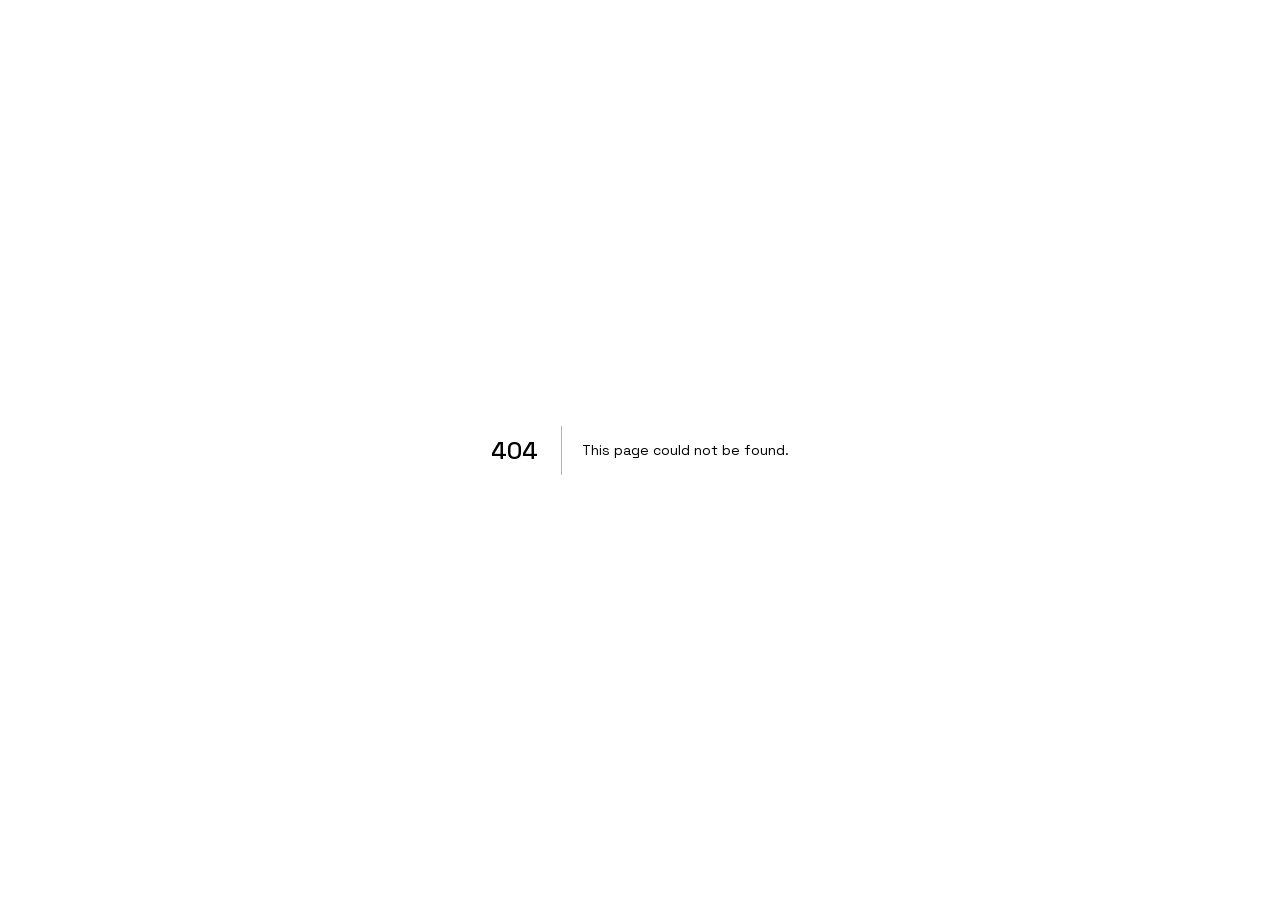
<file: 404/index.html>
<!DOCTYPE html><html lang="en" class="inter_7b064e0d-module__MOT0tq__variable space_grotesk_4f9f433b-module__fJfFLG__variable h-full antialiased"><head><meta charSet="utf-8"/><meta name="viewport" content="width=device-width, initial-scale=1"/><link rel="stylesheet" href="/_next/static/chunks/0il4vnqtp848k.css" data-precedence="next"/><link rel="preload" as="script" fetchPriority="low" href="/_next/static/chunks/11qk_vpw_zwkf.js"/><script src="/_next/static/chunks/0dgq26a5_oy.a.js" async=""></script><script src="/_next/static/chunks/10~x95jhs6ns3.js" async=""></script><script src="/_next/static/chunks/0i~93fld3ugu2.js" async=""></script><script src="/_next/static/chunks/turbopack-0tng87s604ek5.js" async=""></script><script src="/_next/static/chunks/01xlw8hd842-c.js" async=""></script><script src="/_next/static/chunks/0d3shmwh5_nmn.js" async=""></script><meta name="robots" content="noindex"/><meta name="next-size-adjust" content=""/><title>404: This page could not be found.</title><title>Mukthahar Shaik | Senior React Native Developer</title><meta name="description" content="Senior Software Engineer specializing in React Native, mobile architecture, CI/CD pipelines, and production-grade apps."/><meta name="keywords" content="React Native Developer,Mobile App Developer India,Senior Software Engineer,React Native CI/CD Integration,iOS Android Developer"/><meta name="robots" content="index, follow"/><meta property="og:title" content="Mukthahar Shaik Portfolio"/><meta property="og:description" content="Senior React Native Developer building scalable mobile apps and production systems."/><meta property="og:url" content="https://yourdomain.com/"/><meta property="og:site_name" content="Mukthahar Shaik Portfolio"/><meta property="og:type" content="website"/><meta name="twitter:card" content="summary"/><meta name="twitter:title" content="Mukthahar Shaik Portfolio"/><meta name="twitter:description" content="Senior React Native Developer building scalable mobile apps and production systems."/><link rel="icon" href="/favicon.ico?favicon.0.ryj._qew9x~.ico" sizes="256x256" type="image/x-icon"/><script src="/_next/static/chunks/03~yq9q893hmn.js" noModule=""></script></head><body class="min-h-full flex flex-col"><div hidden=""><!--$--><!--/$--></div><div style="font-family:system-ui,&quot;Segoe UI&quot;,Roboto,Helvetica,Arial,sans-serif,&quot;Apple Color Emoji&quot;,&quot;Segoe UI Emoji&quot;;height:100vh;text-align:center;display:flex;flex-direction:column;align-items:center;justify-content:center"><div><style>body{color:#000;background:#fff;margin:0}.next-error-h1{border-right:1px solid rgba(0,0,0,.3)}@media (prefers-color-scheme:dark){body{color:#fff;background:#000}.next-error-h1{border-right:1px solid rgba(255,255,255,.3)}}</style><h1 class="next-error-h1" style="display:inline-block;margin:0 20px 0 0;padding:0 23px 0 0;font-size:24px;font-weight:500;vertical-align:top;line-height:49px">404</h1><div style="display:inline-block"><h2 style="font-size:14px;font-weight:400;line-height:49px;margin:0">This page could not be found.</h2></div></div></div><!--$--><!--/$--><script src="/_next/static/chunks/11qk_vpw_zwkf.js" id="_R_" async=""></script><script>(self.__next_f=self.__next_f||[]).push([0])</script><script>self.__next_f.push([1,"1:\"$Sreact.fragment\"\n2:I[39756,[\"/_next/static/chunks/01xlw8hd842-c.js\",\"/_next/static/chunks/0d3shmwh5_nmn.js\"],\"default\"]\n3:I[37457,[\"/_next/static/chunks/01xlw8hd842-c.js\",\"/_next/static/chunks/0d3shmwh5_nmn.js\"],\"default\"]\n4:I[97367,[\"/_next/static/chunks/01xlw8hd842-c.js\",\"/_next/static/chunks/0d3shmwh5_nmn.js\"],\"OutletBoundary\"]\n5:\"$Sreact.suspense\"\n8:I[97367,[\"/_next/static/chunks/01xlw8hd842-c.js\",\"/_next/static/chunks/0d3shmwh5_nmn.js\"],\"ViewportBoundary\"]\na:I[97367,[\"/_next/static/chunks/01xlw8hd842-c.js\",\"/_next/static/chunks/0d3shmwh5_nmn.js\"],\"MetadataBoundary\"]\nc:I[68027,[\"/_next/static/chunks/01xlw8hd842-c.js\",\"/_next/static/chunks/0d3shmwh5_nmn.js\"],\"default\",1]\n:HL[\"/_next/static/chunks/0il4vnqtp848k.css\",\"style\"]\n"])</script><script>self.__next_f.push([1,"0:{\"P\":null,\"c\":[\"\",\"_not-found\",\"\"],\"q\":\"\",\"i\":false,\"f\":[[[\"\",{\"children\":[\"/_not-found\",{\"children\":[\"__PAGE__\",{}]}]},\"$undefined\",\"$undefined\",16],[[\"$\",\"$1\",\"c\",{\"children\":[[[\"$\",\"link\",\"0\",{\"rel\":\"stylesheet\",\"href\":\"/_next/static/chunks/0il4vnqtp848k.css\",\"precedence\":\"next\",\"crossOrigin\":\"$undefined\",\"nonce\":\"$undefined\"}],[\"$\",\"script\",\"script-0\",{\"src\":\"/_next/static/chunks/01xlw8hd842-c.js\",\"async\":true,\"nonce\":\"$undefined\"}],[\"$\",\"script\",\"script-1\",{\"src\":\"/_next/static/chunks/0d3shmwh5_nmn.js\",\"async\":true,\"nonce\":\"$undefined\"}]],[\"$\",\"html\",null,{\"lang\":\"en\",\"className\":\"inter_7b064e0d-module__MOT0tq__variable space_grotesk_4f9f433b-module__fJfFLG__variable h-full antialiased\",\"children\":[\"$\",\"body\",null,{\"className\":\"min-h-full flex flex-col\",\"children\":[\"$\",\"$L2\",null,{\"parallelRouterKey\":\"children\",\"error\":\"$undefined\",\"errorStyles\":\"$undefined\",\"errorScripts\":\"$undefined\",\"template\":[\"$\",\"$L3\",null,{}],\"templateStyles\":\"$undefined\",\"templateScripts\":\"$undefined\",\"notFound\":[[[\"$\",\"title\",null,{\"children\":\"404: This page could not be found.\"}],[\"$\",\"div\",null,{\"style\":{\"fontFamily\":\"system-ui,\\\"Segoe UI\\\",Roboto,Helvetica,Arial,sans-serif,\\\"Apple Color Emoji\\\",\\\"Segoe UI Emoji\\\"\",\"height\":\"100vh\",\"textAlign\":\"center\",\"display\":\"flex\",\"flexDirection\":\"column\",\"alignItems\":\"center\",\"justifyContent\":\"center\"},\"children\":[\"$\",\"div\",null,{\"children\":[[\"$\",\"style\",null,{\"dangerouslySetInnerHTML\":{\"__html\":\"body{color:#000;background:#fff;margin:0}.next-error-h1{border-right:1px solid rgba(0,0,0,.3)}@media (prefers-color-scheme:dark){body{color:#fff;background:#000}.next-error-h1{border-right:1px solid rgba(255,255,255,.3)}}\"}}],[\"$\",\"h1\",null,{\"className\":\"next-error-h1\",\"style\":{\"display\":\"inline-block\",\"margin\":\"0 20px 0 0\",\"padding\":\"0 23px 0 0\",\"fontSize\":24,\"fontWeight\":500,\"verticalAlign\":\"top\",\"lineHeight\":\"49px\"},\"children\":404}],[\"$\",\"div\",null,{\"style\":{\"display\":\"inline-block\"},\"children\":[\"$\",\"h2\",null,{\"style\":{\"fontSize\":14,\"fontWeight\":400,\"lineHeight\":\"49px\",\"margin\":0},\"children\":\"This page could not be found.\"}]}]]}]}]],[]],\"forbidden\":\"$undefined\",\"unauthorized\":\"$undefined\"}]}]}]]}],{\"children\":[[\"$\",\"$1\",\"c\",{\"children\":[null,[\"$\",\"$L2\",null,{\"parallelRouterKey\":\"children\",\"error\":\"$undefined\",\"errorStyles\":\"$undefined\",\"errorScripts\":\"$undefined\",\"template\":[\"$\",\"$L3\",null,{}],\"templateStyles\":\"$undefined\",\"templateScripts\":\"$undefined\",\"notFound\":\"$undefined\",\"forbidden\":\"$undefined\",\"unauthorized\":\"$undefined\"}]]}],{\"children\":[[\"$\",\"$1\",\"c\",{\"children\":[[[\"$\",\"title\",null,{\"children\":\"404: This page could not be found.\"}],[\"$\",\"div\",null,{\"style\":\"$0:f:0:1:0:props:children:1:props:children:props:children:props:notFound:0:1:props:style\",\"children\":[\"$\",\"div\",null,{\"children\":[[\"$\",\"style\",null,{\"dangerouslySetInnerHTML\":{\"__html\":\"body{color:#000;background:#fff;margin:0}.next-error-h1{border-right:1px solid rgba(0,0,0,.3)}@media (prefers-color-scheme:dark){body{color:#fff;background:#000}.next-error-h1{border-right:1px solid rgba(255,255,255,.3)}}\"}}],[\"$\",\"h1\",null,{\"className\":\"next-error-h1\",\"style\":\"$0:f:0:1:0:props:children:1:props:children:props:children:props:notFound:0:1:props:children:props:children:1:props:style\",\"children\":404}],[\"$\",\"div\",null,{\"style\":\"$0:f:0:1:0:props:children:1:props:children:props:children:props:notFound:0:1:props:children:props:children:2:props:style\",\"children\":[\"$\",\"h2\",null,{\"style\":\"$0:f:0:1:0:props:children:1:props:children:props:children:props:notFound:0:1:props:children:props:children:2:props:children:props:style\",\"children\":\"This page could not be found.\"}]}]]}]}]],null,[\"$\",\"$L4\",null,{\"children\":[\"$\",\"$5\",null,{\"name\":\"Next.MetadataOutlet\",\"children\":\"$@6\"}]}]]}],{},null,false,null]},null,false,\"$@7\"]},null,false,null],[\"$\",\"$1\",\"h\",{\"children\":[[\"$\",\"meta\",null,{\"name\":\"robots\",\"content\":\"noindex\"}],[\"$\",\"$L8\",null,{\"children\":\"$L9\"}],[\"$\",\"div\",null,{\"hidden\":true,\"children\":[\"$\",\"$La\",null,{\"children\":[\"$\",\"$5\",null,{\"name\":\"Next.Metadata\",\"children\":\"$Lb\"}]}]}],[\"$\",\"meta\",null,{\"name\":\"next-size-adjust\",\"content\":\"\"}]]}],false]],\"m\":\"$undefined\",\"G\":[\"$c\",[[\"$\",\"link\",\"0\",{\"rel\":\"stylesheet\",\"href\":\"/_next/static/chunks/0il4vnqtp848k.css\",\"precedence\":\"next\",\"crossOrigin\":\"$undefined\",\"nonce\":\"$undefined\"}]]],\"S\":true,\"h\":null,\"s\":\"$undefined\",\"l\":\"$undefined\",\"p\":\"$undefined\",\"d\":\"$undefined\",\"b\":\"3wrucHhp3rptgncWVsjzY\"}\n"])</script><script>self.__next_f.push([1,"d:[]\n7:\"$Wd\"\n"])</script><script>self.__next_f.push([1,"9:[[\"$\",\"meta\",\"0\",{\"charSet\":\"utf-8\"}],[\"$\",\"meta\",\"1\",{\"name\":\"viewport\",\"content\":\"width=device-width, initial-scale=1\"}]]\n"])</script><script>self.__next_f.push([1,"e:I[27201,[\"/_next/static/chunks/01xlw8hd842-c.js\",\"/_next/static/chunks/0d3shmwh5_nmn.js\"],\"IconMark\"]\n6:null\nb:[[\"$\",\"title\",\"0\",{\"children\":\"Mukthahar Shaik | Senior React Native Developer\"}],[\"$\",\"meta\",\"1\",{\"name\":\"description\",\"content\":\"Senior Software Engineer specializing in React Native, mobile architecture, CI/CD pipelines, and production-grade apps.\"}],[\"$\",\"meta\",\"2\",{\"name\":\"keywords\",\"content\":\"React Native Developer,Mobile App Developer India,Senior Software Engineer,React Native CI/CD Integration,iOS Android Developer\"}],[\"$\",\"meta\",\"3\",{\"name\":\"robots\",\"content\":\"index, follow\"}],[\"$\",\"meta\",\"4\",{\"property\":\"og:title\",\"content\":\"Mukthahar Shaik Portfolio\"}],[\"$\",\"meta\",\"5\",{\"property\":\"og:description\",\"content\":\"Senior React Native Developer building scalable mobile apps and production systems.\"}],[\"$\",\"meta\",\"6\",{\"property\":\"og:url\",\"content\":\"https://yourdomain.com/\"}],[\"$\",\"meta\",\"7\",{\"property\":\"og:site_name\",\"content\":\"Mukthahar Shaik Portfolio\"}],[\"$\",\"meta\",\"8\",{\"property\":\"og:type\",\"content\":\"website\"}],[\"$\",\"meta\",\"9\",{\"name\":\"twitter:card\",\"content\":\"summary\"}],[\"$\",\"meta\",\"10\",{\"name\":\"twitter:title\",\"content\":\"Mukthahar Shaik Portfolio\"}],[\"$\",\"meta\",\"11\",{\"name\":\"twitter:description\",\"content\":\"Senior React Native Developer building scalable mobile apps and production systems.\"}],[\"$\",\"link\",\"12\",{\"rel\":\"icon\",\"href\":\"/favicon.ico?favicon.0.ryj._qew9x~.ico\",\"sizes\":\"256x256\",\"type\":\"image/x-icon\"}],[\"$\",\"$Le\",\"13\",{}]]\n"])</script></body></html>
</file>
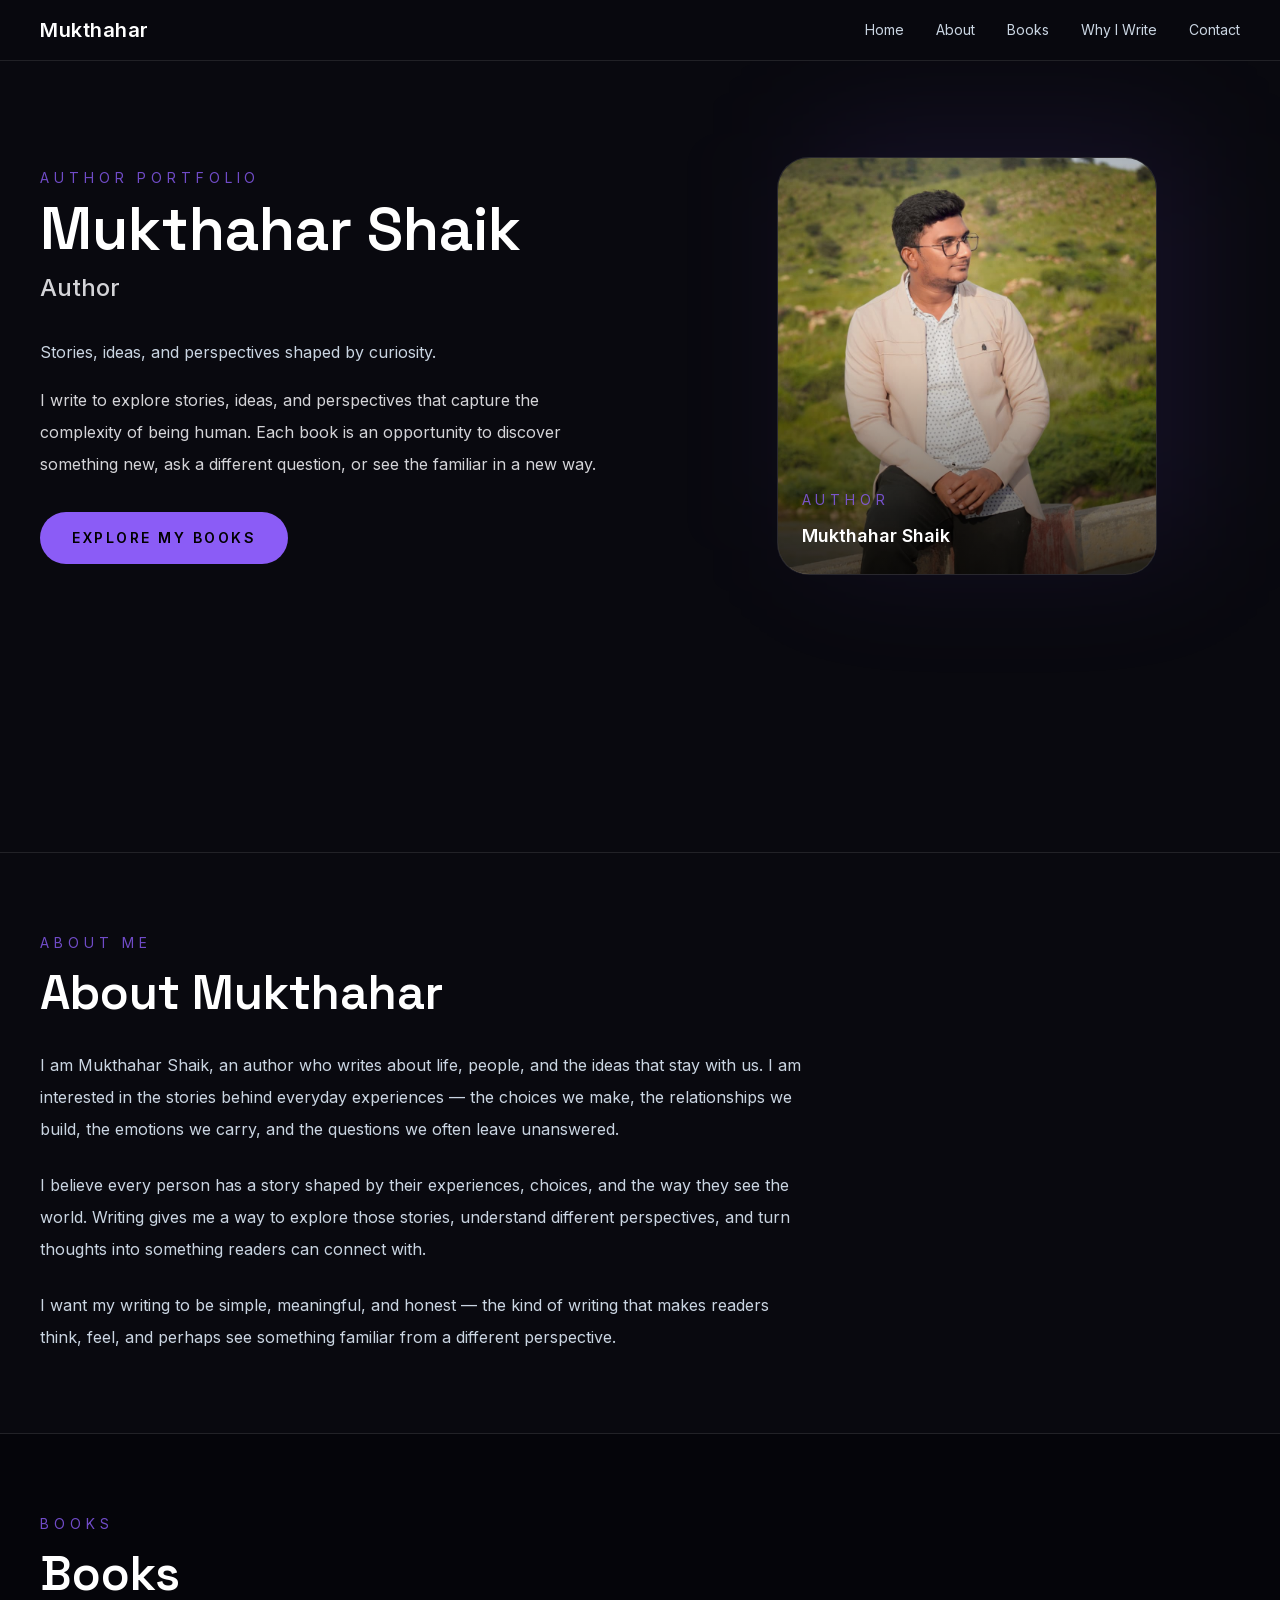
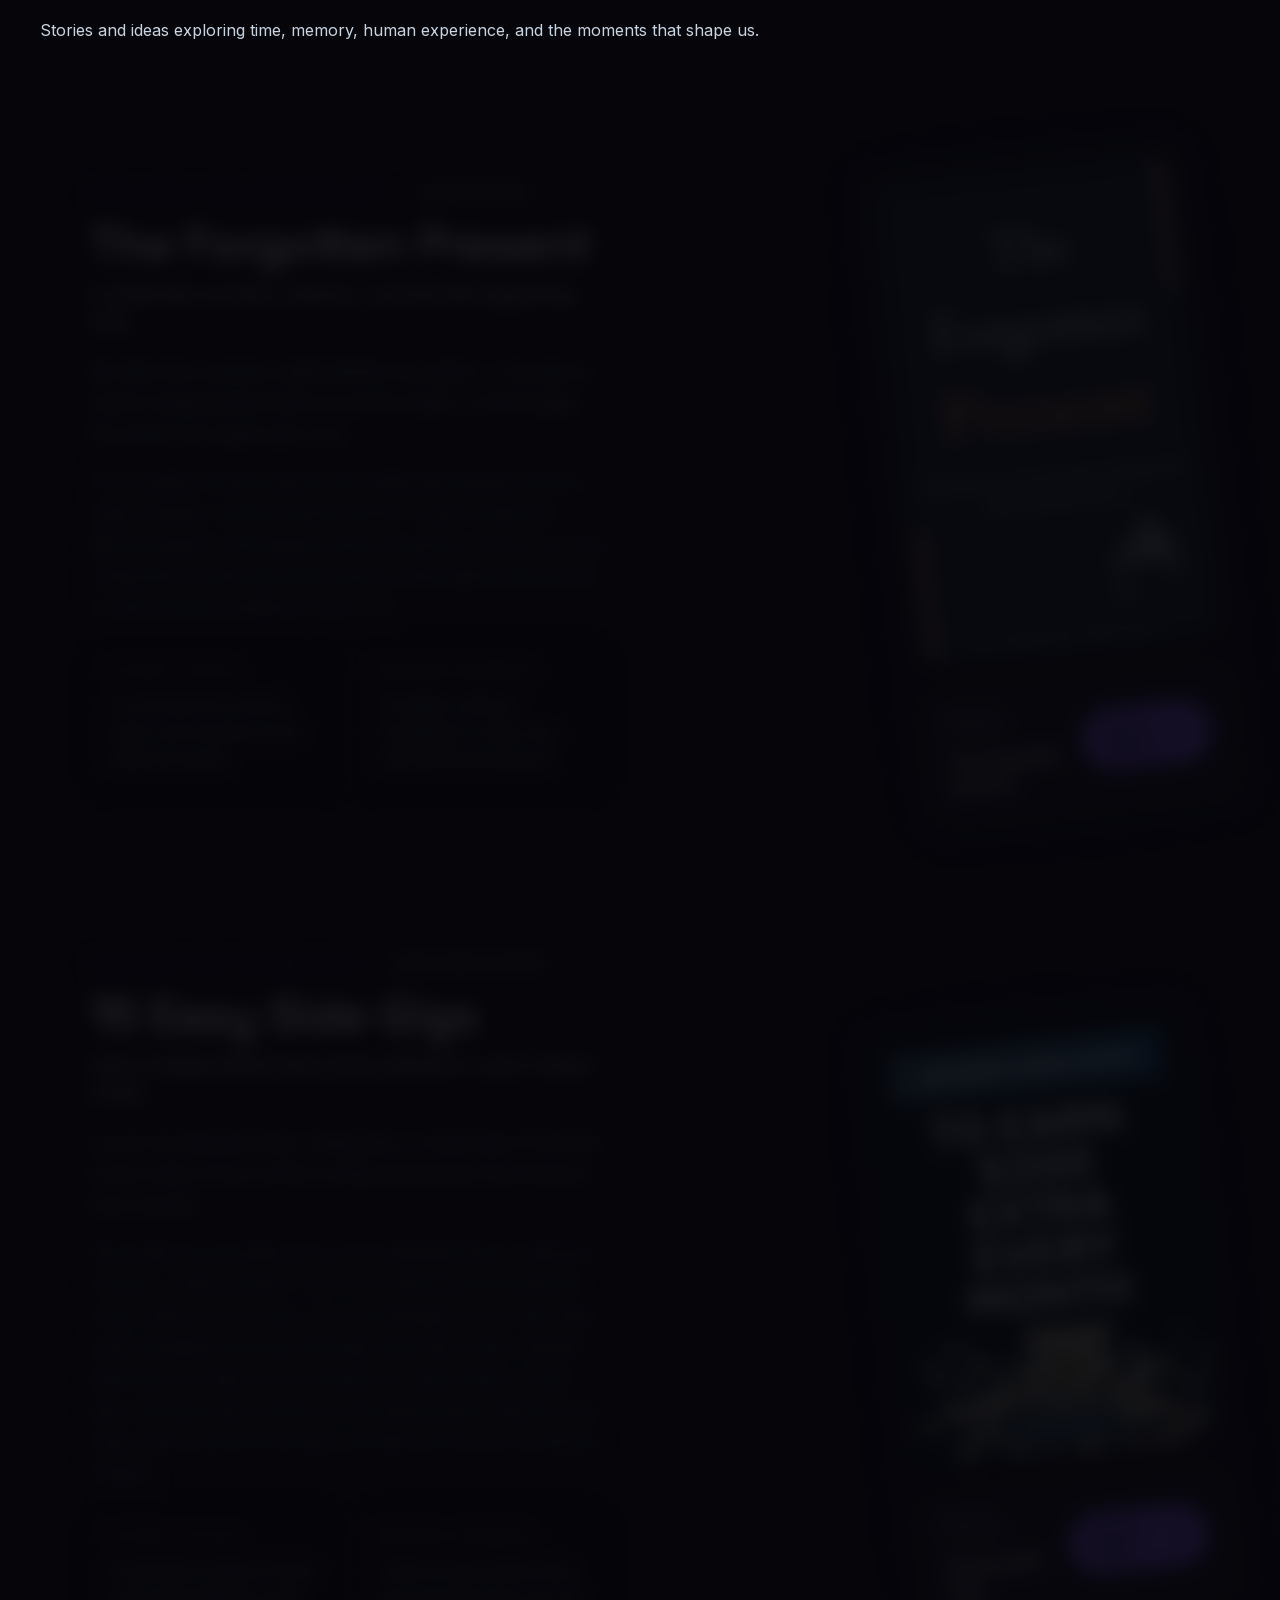
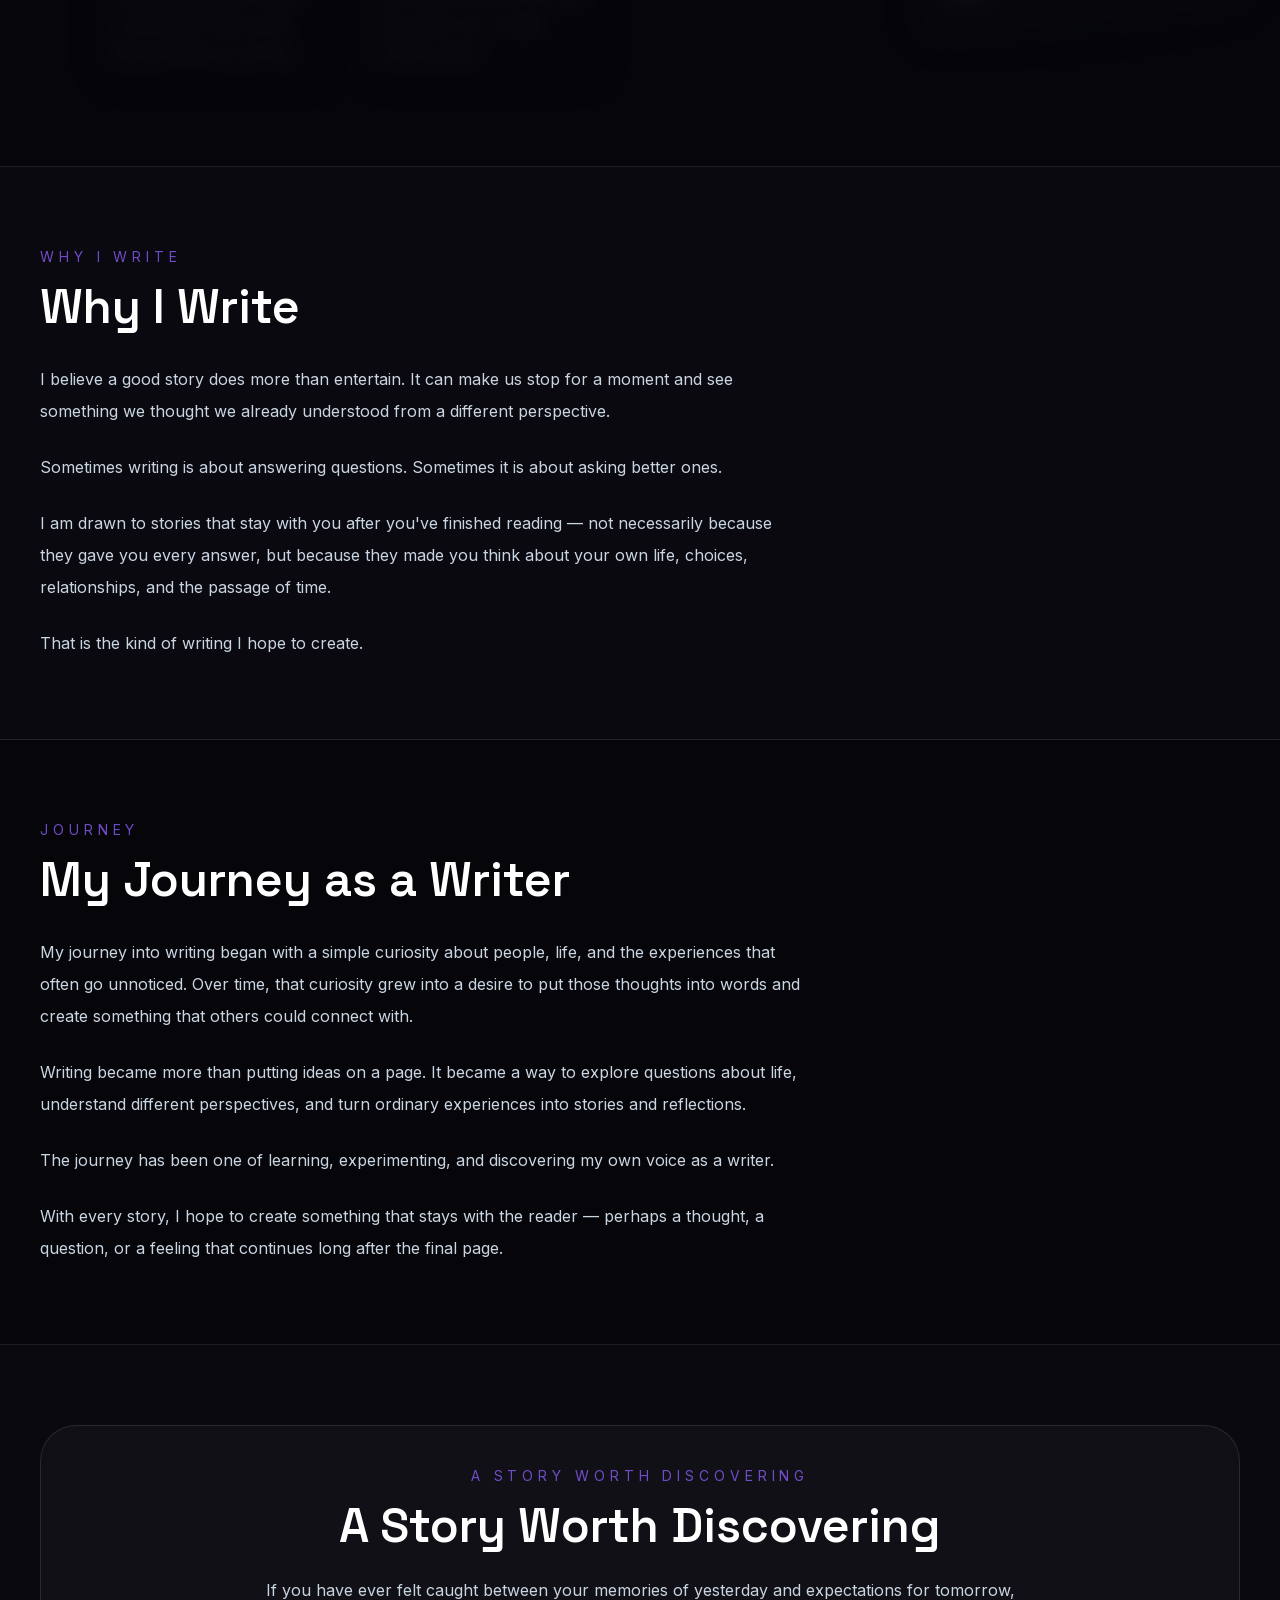
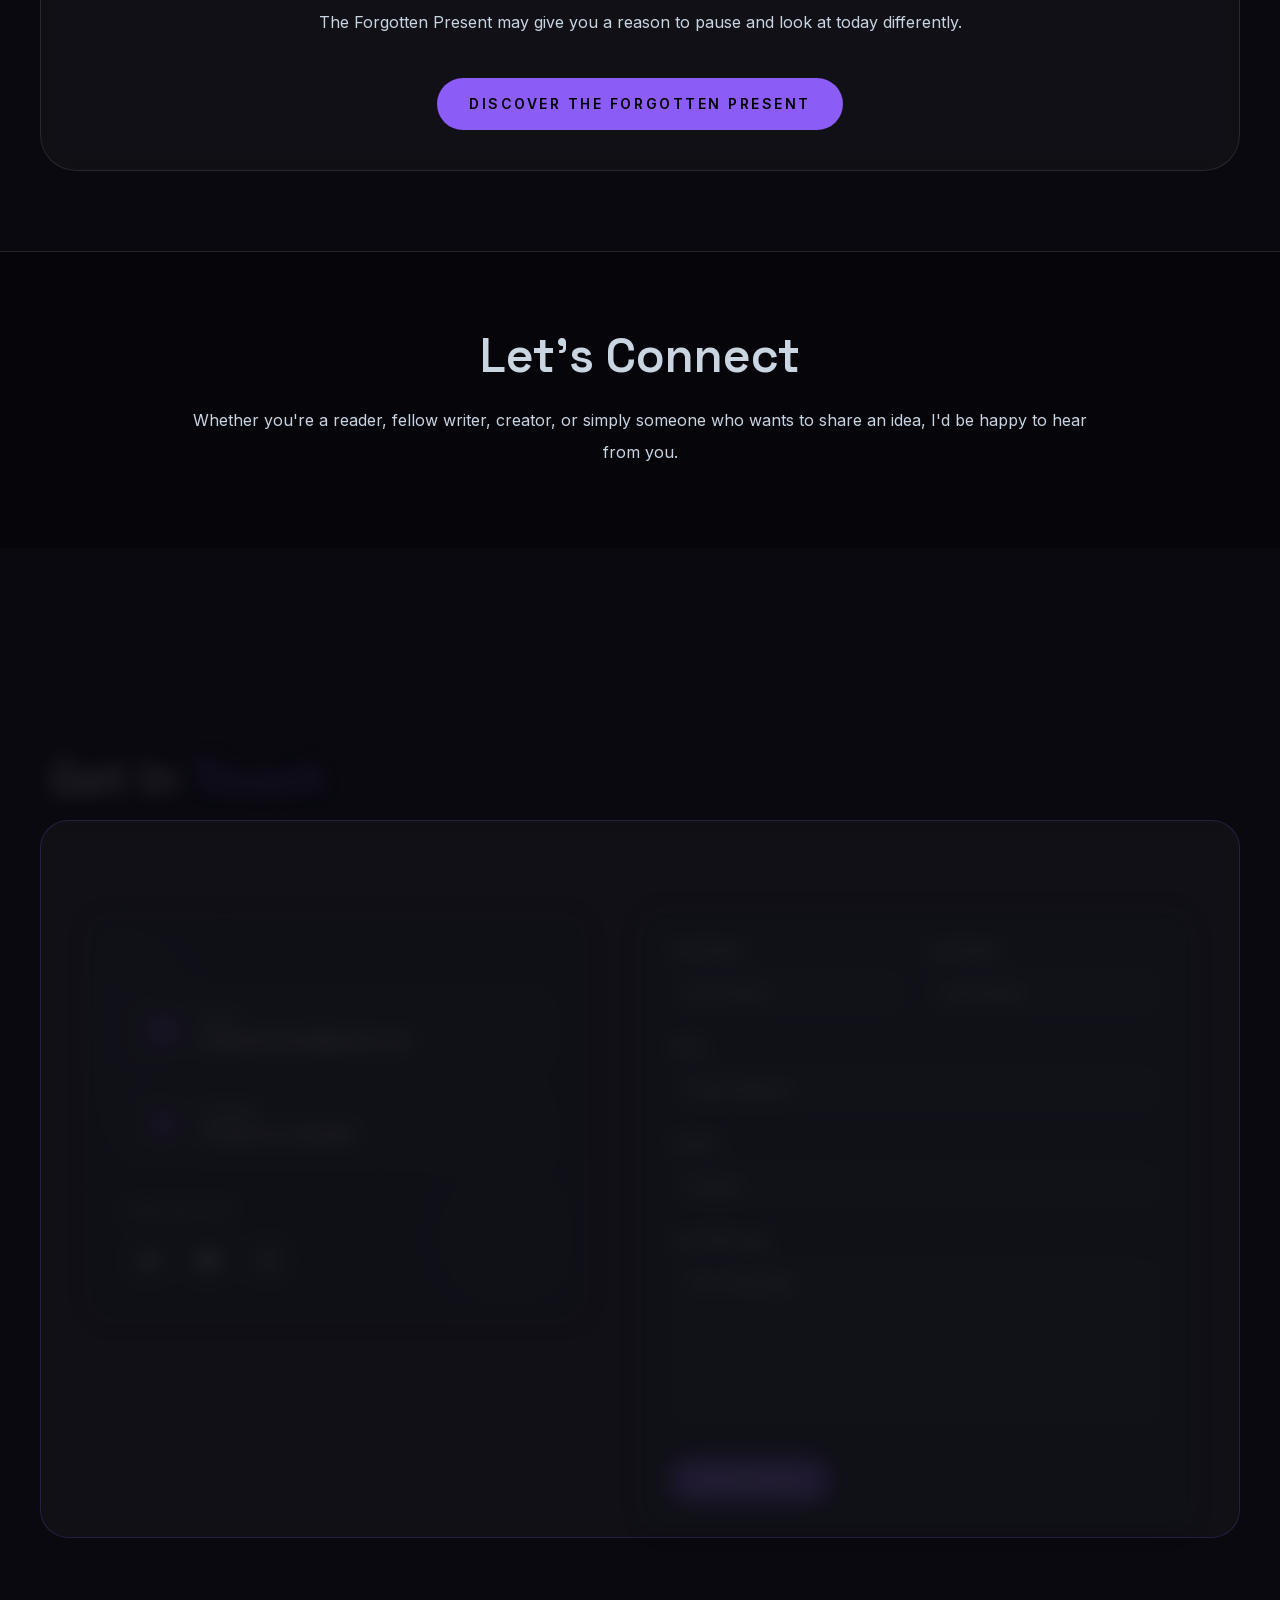
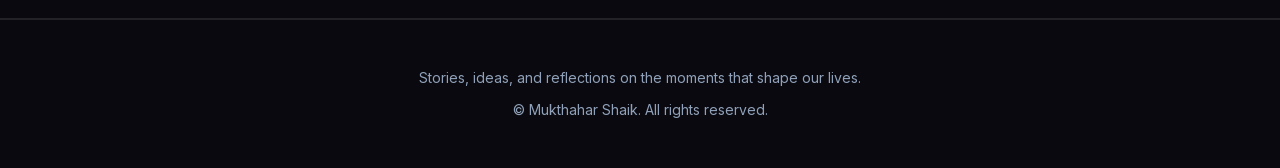
<file: author/index.html>
<!DOCTYPE html><html lang="en" class="inter_7b064e0d-module__MOT0tq__variable space_grotesk_4f9f433b-module__fJfFLG__variable h-full antialiased"><head><meta charSet="utf-8"/><meta name="viewport" content="width=device-width, initial-scale=1"/><link rel="preload" href="/_next/static/media/0c89a48fa5027cee-s.p.0rd3rjvnnhw7n.woff2" as="font" crossorigin="" type="font/woff2"/><link rel="preload" href="/_next/static/media/83afe278b6a6bb3c-s.p.0q-301v4kxxnr.woff2" as="font" crossorigin="" type="font/woff2"/><link rel="preload" as="image" href="/_next/static/media/my-photo-1.0do.dka7l4_-a.jpeg"/><link rel="preload" as="image" href="/_next/static/media/the-forgotten-present-cover.02tmy08gz2hsi.png"/><link rel="preload" as="image" href="/_next/static/media/15-Easy-Side-Gigs-cover.12r.019iougjo.png"/><link rel="stylesheet" href="/_next/static/chunks/0il4vnqtp848k.css" data-precedence="next"/><link rel="preload" as="script" fetchPriority="low" href="/_next/static/chunks/11qk_vpw_zwkf.js"/><script src="/_next/static/chunks/0dgq26a5_oy.a.js" async=""></script><script src="/_next/static/chunks/10~x95jhs6ns3.js" async=""></script><script src="/_next/static/chunks/0i~93fld3ugu2.js" async=""></script><script src="/_next/static/chunks/turbopack-0tng87s604ek5.js" async=""></script><script src="/_next/static/chunks/01xlw8hd842-c.js" async=""></script><script src="/_next/static/chunks/0d3shmwh5_nmn.js" async=""></script><script src="/_next/static/chunks/0691rgq~9qlb_.js" async=""></script><meta name="next-size-adjust" content=""/><title>Mukthahar Shaik | Author Portoflio</title><meta name="description" content="Senior Software Engineer specializing in React Native, mobile architecture, CI/CD pipelines, and production-grade apps."/><meta name="keywords" content="React Native Developer,Mobile App Developer India,Senior Software Engineer,React Native CI/CD Integration,iOS Android Developer"/><meta name="robots" content="index, follow"/><meta property="og:title" content="Mukthahar Shaik Portfolio"/><meta property="og:description" content="Senior React Native Developer building scalable mobile apps and production systems."/><meta property="og:url" content="https://yourdomain.com/"/><meta property="og:site_name" content="Mukthahar Shaik Portfolio"/><meta property="og:type" content="website"/><meta name="twitter:card" content="summary"/><meta name="twitter:title" content="Mukthahar Shaik Portfolio"/><meta name="twitter:description" content="Senior React Native Developer building scalable mobile apps and production systems."/><link rel="icon" href="/favicon.ico?favicon.0.ryj._qew9x~.ico" sizes="256x256" type="image/x-icon"/><script src="/_next/static/chunks/03~yq9q893hmn.js" noModule=""></script></head><body class="min-h-full flex flex-col"><div hidden=""><!--$--><!--/$--></div><main class="bg-background text-foreground"><nav class="sticky top-0 z-50 border-b border-white/10 bg-background/95 backdrop-blur-xl"><div class="mx-auto flex max-w-[1280px] items-center justify-between px-6 py-4 md:px-10"><a href="#hero" class="text-xl font-semibold tracking-wide transition hover:text-accent">Mukthahar</a><div class="hidden items-center gap-8 text-sm text-slate-300 md:flex"><a href="#hero" class="transition hover:text-white">Home</a><a href="#about" class="transition hover:text-white">About</a><a href="#books" class="transition hover:text-white">Books</a><a href="#philosophy" class="transition hover:text-white">Why I Write</a><a href="#contact" class="transition hover:text-white">Contact</a></div></div></nav><section id="hero" class="min-h-[88vh] border-b border-white/10 bg-background px-6 py-16 md:py-24"><div class="mx-auto grid max-w-[1200px] gap-12 lg:grid-cols-[1.05fr_0.95fr] items-center"><div class="space-y-8 text-center lg:text-left" style="opacity:0.12;transform:translate3d(0, 48px, 0) scale(0.985);filter:blur(10px);will-change:transform, opacity, filter"><div class="space-y-3"><p class="text-sm uppercase tracking-[0.35em] text-accent/80">Author Portfolio</p><h1 class="text-4xl font-semibold sm:text-5xl md:text-6xl">Mukthahar Shaik</h1><p class="text-xl font-medium text-muted-foreground sm:text-2xl">Author</p></div><div class="space-y-4 text-slate-300 md:max-w-xl"><p class="leading-8">Stories, ideas, and perspectives shaped by curiosity.</p><p class="leading-8 text-muted-foreground">I write to explore stories, ideas, and perspectives that capture the complexity of being human. Each book is an opportunity to discover something new, ask a different question, or see the familiar in a new way.</p></div><a href="#books" class="inline-flex rounded-full bg-accent px-8 py-4 text-sm font-semibold uppercase tracking-[0.18em] text-black transition hover:opacity-90">Explore My Books</a></div><div style="opacity:0.12;transform:translate3d(0, 40px, 0) scale(0.985);filter:blur(10px);will-change:transform, opacity, filter"><div class="relative mx-auto w-full max-w-[380px]"><div class="absolute -right-8 -top-6 h-full w-full rounded-[32px] bg-accent/10 blur-3xl"></div><div class="relative overflow-hidden rounded-[32px] border border-white/10 bg-[#111017] shadow-accent-lg"><img alt="Mukthahar Shaik" width="1000" height="1100" decoding="async" data-nimg="1" class="h-full w-full object-cover" style="color:transparent" src="/_next/static/media/my-photo-1.0do.dka7l4_-a.jpeg"/><div class="absolute inset-0 bg-gradient-to-t from-black/70 via-black/10 to-transparent"></div><div class="absolute bottom-0 left-0 right-0 px-6 py-6"><p class="text-sm uppercase tracking-[0.35em] text-accent/80">Author</p><p class="mt-3 text-lg font-semibold text-white">Mukthahar Shaik</p></div></div></div></div></div></section><section id="about" class="border-b border-white/10 bg-background px-6 py-20"><div class="mx-auto max-w-[1200px] space-y-8 text-center lg:text-left"><div class="space-y-4"><p class="text-sm uppercase tracking-[0.35em] text-accent/80">About Me</p><h2 class="text-4xl font-semibold sm:text-5xl">About Mukthahar</h2></div><div class=" max-w-3xl space-y-6 text-base leading-8 text-slate-300"><p>I am Mukthahar Shaik, an author who writes about life, people, and the ideas that stay with us. I am interested in the stories behind everyday experiences — the choices we make, the relationships we build, the emotions we carry, and the questions we often leave unanswered.</p><p>I believe every person has a story shaped by their experiences, choices, and the way they see the world. Writing gives me a way to explore those stories, understand different perspectives, and turn thoughts into something readers can connect with.</p><p>I want my writing to be simple, meaningful, and honest — the kind of writing that makes readers think, feel, and perhaps see something familiar from a different perspective.</p></div></div></section><section id="books" class="border-b border-white/10 bg-[#05050a] px-6 py-20"><div class="mx-auto max-w-[1200px] space-y-10 text-center lg:text-left"><div class="space-y-4"><p class="text-sm uppercase tracking-[0.35em] text-accent/80">Books</p><h2 class="text-4xl font-semibold sm:text-5xl">Books</h2><p class="mx-auto max-w-3xl text-base leading-8 text-slate-300 lg:mx-0">Stories and ideas exploring time, memory, human experience, and the moments that shape us.</p></div><div class="space-y-16"><div class="mx-auto max-w-[1200px]" style="opacity:0.12;transform:translate3d(0, 48px, 0) scale(0.985);filter:blur(10px);will-change:transform, opacity, filter"><div class="grid gap-10 lg:grid-cols-[1.05fr_0.95fr] items-center "><div class="order-1"><div class="space-y-5 rounded-[36px] border border-white/10 bg-white/[0.03] p-8 shadow-accent-md backdrop-blur-sm md:p-10"><div class="space-y-4"><div class="flex flex-wrap items-center gap-4"><p class="text-sm uppercase tracking-[0.35em] text-accent">Available on Amazon KDP.</p><span class="rounded-full border border-white/10 bg-white/5 px-3 py-1 text-xs uppercase tracking-[0.35em] text-muted-foreground">Published</span></div><div class="space-y-3"><h2 class="text-4xl font-semibold sm:text-5xl">The Forgotten Present</h2><p class="text-xl font-medium text-muted-foreground">A reflection on time, memory, and the life happening now.</p></div></div><div class="space-y-4 text-base leading-8 text-slate-300"><p>We often find ourselves caught between two places — the past we cannot change and the future we cannot predict. In that struggle, the present can quietly pass us by.</p><p class="text-slate-400">The Forgotten Present explores the relationship between memory, regret, ambition, and the present moment. It asks a simple but difficult question: what happens when we spend so much of our lives looking back at what was and forward to what might be that we fail to notice the life unfolding in front of us?</p></div><div class="grid gap-4 sm:grid-cols-2"><div class="rounded-[28px] border border-white/10 bg-black/20 p-5"><p class="text-xs uppercase tracking-[0.35em] text-muted-foreground">Story Focus</p><p class="mt-3 text-sm leading-7 text-slate-300">A novel about how memory, regret, and everyday choices shape the present.</p></div><div class="rounded-[28px] border border-white/10 bg-black/20 p-5"><p class="text-xs uppercase tracking-[0.35em] text-muted-foreground">Reader Promise</p><p class="mt-3 text-sm leading-7 text-slate-300">Thoughtful, reflective storytelling for readers who want meaning beyond plot.</p></div></div></div></div><div class="order-2 flex justify-center lg:justify-end"><div class="group relative max-w-[360px] transform transition duration-500 hover:-translate-y-1 lg:-rotate-6 lg:hover:-rotate-3"><div class="absolute inset-0 -z-10 rounded-[32px] bg-accent/10 blur-3xl"></div><div class="relative overflow-hidden rounded-[32px] border border-white/10 bg-[#0d0d16] shadow-accent-lg"><div class="relative overflow-hidden rounded-[32px] bg-[#11101e] p-6"><div class="rounded-[28px] overflow-hidden border border-white/10 bg-black shadow-xl shadow-black/20"><img alt="The Forgotten Present cover" width="6400" height="10240" decoding="async" data-nimg="1" class="h-full w-full object-cover" style="color:transparent" src="/_next/static/media/the-forgotten-present-cover.02tmy08gz2hsi.png"/></div><div class="mt-6 rounded-[28px] border border-white/10 bg-white/[0.03] p-5 backdrop-blur-sm"><div class="flex items-center justify-between gap-4"><div><p class="text-xs uppercase tracking-[0.35em] text-muted-foreground">Book Cover</p><p class="mt-3 text-base font-semibold text-white">The Forgotten Present</p></div><a href="https://amzn.in/d/06adEn3p" target="_blank" rel="noopener noreferrer" class="inline-flex items-center rounded-full bg-accent px-6 py-3 text-sm font-semibold text-black transition hover:scale-[1.02] hover:bg-accent/90">Buy on Amazon<span class="ml-2">↗</span></a></div></div></div></div></div></div></div></div><div class="mx-auto max-w-[1200px]" style="opacity:0.12;transform:translate3d(0, 48px, 0) scale(0.985);filter:blur(10px);will-change:transform, opacity, filter"><div class="grid gap-10 lg:grid-cols-[1.05fr_0.95fr] items-center lg:grid-cols-[0.95fr_1.05fr]"><div class="order-2 lg:order-1"><div class="space-y-5 rounded-[36px] border border-white/10 bg-white/[0.03] p-8 shadow-accent-md backdrop-blur-sm md:p-10"><div class="space-y-4"><div class="flex flex-wrap items-center gap-4"><p class="text-sm uppercase tracking-[0.35em] text-accent">Instant PDF Download.</p><span class="rounded-full border border-white/10 bg-white/5 px-3 py-1 text-xs uppercase tracking-[0.35em] text-muted-foreground">Available Now</span></div><div class="space-y-3"><h2 class="text-4xl font-semibold sm:text-5xl">15 Easy Side Gigs</h2><p class="text-xl font-medium text-muted-foreground">How to Make $200 Extra Every Month in Just 2 Hours a Day.</p></div></div><div class="space-y-4 text-base leading-8 text-slate-300"><p>You do not need big money, coding skills, or whole days of free time to earn online. All you need is a simple skill and two focused hours every evening.</p><p class="text-slate-400">Most make-money guides are full of complicated theory, expensive courses, or fake promises. The 2-Hour Side Gig cuts through the noise. It gives you 15 proven, low-cost side gigs you can start today using completely free tools. Each gig comes with a clear roadmap: what tools you need, how to set them up, what to learn in a few days, and exact ways to find your first paying clients. Spend 2 hours a day, build a real income stream, and take control of your financial freedom.</p></div><div class="grid gap-4 sm:grid-cols-2"><div class="rounded-[28px] border border-white/10 bg-black/20 p-5"><p class="text-xs uppercase tracking-[0.35em] text-muted-foreground">Story Focus</p><p class="mt-3 text-sm leading-7 text-slate-300">15 actionable, beginner-friendly online gigs designed to make an extra $200 every month without quitting your day job.</p></div><div class="rounded-[28px] border border-white/10 bg-black/20 p-5"><p class="text-xs uppercase tracking-[0.35em] text-muted-foreground">Reader Promise</p><p class="mt-3 text-sm leading-7 text-slate-300">A step-by-step practical action plan using free tools to turn two spare hours into a reliable monthly income.</p></div></div></div></div><div class="order-1 lg:order-2 flex justify-center lg:justify-end"><div class="group relative max-w-[360px] transform transition duration-500 hover:-translate-y-1 lg:-rotate-6 lg:hover:-rotate-3"><div class="absolute inset-0 -z-10 rounded-[32px] bg-accent/10 blur-3xl"></div><div class="relative overflow-hidden rounded-[32px] border border-white/10 bg-[#0d0d16] shadow-accent-lg"><div class="relative overflow-hidden rounded-[32px] bg-[#11101e] p-6"><div class="rounded-[28px] overflow-hidden border border-white/10 bg-black shadow-xl shadow-black/20"><img alt="15 Easy Side Gigs cover" width="2480" height="3508" decoding="async" data-nimg="1" class="h-full w-full object-cover" style="color:transparent" src="/_next/static/media/15-Easy-Side-Gigs-cover.12r.019iougjo.png"/></div><div class="mt-6 rounded-[28px] border border-white/10 bg-white/[0.03] p-5 backdrop-blur-sm"><div class="flex items-center justify-between gap-4"><div><p class="text-xs uppercase tracking-[0.35em] text-muted-foreground">Book Cover</p><p class="mt-3 text-base font-semibold text-white">15 Easy Side Gigs</p></div><a href="https://mukthahar.gumroad.com/l/15sidegigs" target="_blank" rel="noopener noreferrer" class="inline-flex items-center rounded-full bg-accent px-6 py-3 text-sm font-semibold text-black transition hover:scale-[1.02] hover:bg-accent/90">Get the Guide<span class="ml-2">↗</span></a></div></div></div></div></div></div></div></div></div></div></section><section id="philosophy" class="border-b border-white/10 bg-background px-6 py-20"><div class="mx-auto max-w-[1200px] space-y-8 text-center lg:text-left"><div class="space-y-4"><p class="text-sm uppercase tracking-[0.35em] text-accent/80">Why I Write</p><h2 class="text-4xl font-semibold sm:text-5xl">Why I Write</h2></div><div class="mx-auto max-w-3xl space-y-6 text-base leading-8 text-slate-300 lg:mx-0"><p>I believe a good story does more than entertain. It can make us stop for a moment and see something we thought we already understood from a different perspective.</p><p>Sometimes writing is about answering questions. Sometimes it is about asking better ones.</p><p>I am drawn to stories that stay with you after you&#x27;ve finished reading — not necessarily because they gave you every answer, but because they made you think about your own life, choices, relationships, and the passage of time.</p><p>That is the kind of writing I hope to create.</p></div></div></section><section id="journey" class="border-b border-white/10 bg-[#05050a] px-6 py-20"><div class="mx-auto max-w-[1200px] space-y-8 text-center lg:text-left"><div class="space-y-4"><p class="text-sm uppercase tracking-[0.35em] text-accent/80">Journey</p><h2 class="text-4xl font-semibold sm:text-5xl">My Journey as a Writer</h2></div><div class="mx-auto max-w-3xl space-y-6 text-base leading-8 text-slate-300 lg:mx-0"><p>My journey into writing began with a simple curiosity about people, life, and the experiences that often go unnoticed. Over time, that curiosity grew into a desire to put those thoughts into words and create something that others could connect with.</p><p>Writing became more than putting ideas on a page. It became a way to explore questions about life, understand different perspectives, and turn ordinary experiences into stories and reflections.</p><p>The journey has been one of learning, experimenting, and discovering my own voice as a writer.</p><p>With every story, I hope to create something that stays with the reader — perhaps a thought, a question, or a feeling that continues long after the final page.</p></div></div></section><section class="border-b border-white/10 bg-background px-6 py-20"><div class="mx-auto max-w-[1200px] rounded-[36px] border border-white/10 bg-white/[0.03] p-10 shadow-accent-md backdrop-blur-sm text-center"><p class="text-sm uppercase tracking-[0.35em] text-accent/80">A Story Worth Discovering</p><h2 class="mt-4 text-4xl font-semibold sm:text-5xl">A Story Worth Discovering</h2><p class="mx-auto mt-6 max-w-3xl text-base leading-8 text-slate-300">If you have ever felt caught between your memories of yesterday and expectations for tomorrow, The Forgotten Present may give you a reason to pause and look at today differently.</p><a href="https://www.amazon.com" target="_blank" rel="noreferrer" class="mt-10 inline-flex rounded-full bg-accent px-8 py-4 text-sm font-semibold uppercase tracking-[0.18em] text-black transition hover:opacity-90">Discover The Forgotten Present</a></div></section><section class="bg-[#05050a] px-6 py-20 text-center text-slate-300"><div class="mx-auto max-w-[900px] space-y-6"><h2 class="text-4xl font-semibold sm:text-5xl">Let&#x27;s Connect</h2><p class="mx-auto text-base leading-8 text-slate-300">Whether you&#x27;re a reader, fellow writer, creator, or simply someone who wants to share an idea, I&#x27;d be happy to hear from you.</p></div></section><section id="contact" class="w-full border-b border-white/10 bg-background px-6 py-20"><div class="mx-auto max-w-[1200px]"><div class="mb-16"><div style="opacity:0.12;transform:translate3d(0, 48px, 0) scale(0.985);filter:blur(10px);will-change:transform, opacity, filter"><h1 class="text-[80px] md:text-[120px] font-bold text-white/5 leading-none">CONTACT</h1><h2 class="text-4xl md:text-5xl font-bold -mt-10">Get In <span class="text-accent">Touch</span></h2></div></div><div class="rounded-[28px] border border-accent/20 bg-white/[0.03] p-6 shadow-accent-lg backdrop-blur-sm md:p-10"><div class="grid items-start gap-10 lg:grid-cols-[0.95fr_1.05fr]"><div class="relative overflow-hidden rounded-[24px] border border-white/10 bg-[#0f1020] p-8 md:p-10" style="opacity:0.12;transform:translate3d(0, 48px, 0) scale(0.985);filter:blur(10px);will-change:transform, opacity, filter"><div class="absolute -left-16 top-12 h-32 w-32 rounded-full bg-accent/15 blur-3xl"></div><div class="absolute bottom-10 right-8 h-24 w-24 rounded-full bg-violet-400/10 blur-3xl"></div><div class="relative z-10"><div class="mt-10 space-y-4"><a href="mailto:mukthaharshaik@gmail.com" class="flex items-center gap-4 rounded-2xl border border-white/10 bg-white/[0.03] px-4 py-4 transition hover:border-accent/40 hover:bg-white/[0.05]"><span class="flex h-11 w-11 items-center justify-center rounded-full bg-accent/15 text-lg text-accent"><svg stroke="currentColor" fill="currentColor" stroke-width="0" viewBox="0 0 512 512" height="1em" width="1em" xmlns="http://www.w3.org/2000/svg"><path d="M502.3 190.8c3.9-3.1 9.7-.2 9.7 4.7V400c0 26.5-21.5 48-48 48H48c-26.5 0-48-21.5-48-48V195.6c0-5 5.7-7.8 9.7-4.7 22.4 17.4 52.1 39.5 154.1 113.6 21.1 15.4 56.7 47.8 92.2 47.6 35.7.3 72-32.8 92.3-47.6 102-74.1 131.6-96.3 154-113.7zM256 320c23.2.4 56.6-29.2 73.4-41.4 132.7-96.3 142.8-104.7 173.4-128.7 5.8-4.5 9.2-11.5 9.2-18.9v-19c0-26.5-21.5-48-48-48H48C21.5 64 0 85.5 0 112v19c0 7.4 3.4 14.3 9.2 18.9 30.6 23.9 40.7 32.4 173.4 128.7 16.8 12.2 50.2 41.8 73.4 41.4z"></path></svg></span><div><p class="text-sm text-muted-foreground">Email</p><p class="text-sm font-medium text-white sm:text-base">mukthaharshaik@gmail.com</p></div></a><a href="https://www.linkedin.com/in/shaik-mukthahar/" class="flex items-center gap-4 rounded-2xl border border-white/10 bg-white/[0.03] px-4 py-4 transition hover:border-accent/40 hover:bg-white/[0.05]"><span class="flex h-11 w-11 items-center justify-center rounded-full bg-accent/15 text-lg text-accent"><svg stroke="currentColor" fill="currentColor" stroke-width="0" viewBox="0 0 448 512" height="1em" width="1em" xmlns="http://www.w3.org/2000/svg"><path d="M100.28 448H7.4V148.9h92.88zM53.79 108.1C24.09 108.1 0 83.5 0 53.8a53.79 53.79 0 0 1 107.58 0c0 29.7-24.1 54.3-53.79 54.3zM447.9 448h-92.68V302.4c0-34.7-.7-79.2-48.29-79.2-48.29 0-55.69 37.7-55.69 76.7V448h-92.78V148.9h89.08v40.8h1.3c12.4-23.5 42.69-48.3 87.88-48.3 94 0 111.28 61.9 111.28 142.3V448z"></path></svg></span><div><p class="text-sm text-muted-foreground">LinkedIn</p><p class="text-sm font-medium text-white sm:text-base">Connect on LinkedIn</p></div></a></div><div class="mt-10"><p class="mb-4 text-sm uppercase tracking-[0.2em] text-muted-foreground">Find Me On</p><div class="flex flex-wrap gap-3"><a href="https://www.linkedin.com/in/shaik-mukthahar/" target="_blank" rel="noopener noreferrer" aria-label="LinkedIn" class="flex h-12 w-12 items-center justify-center rounded-full border border-white/10 bg-white/[0.03] text-lg text-white transition hover:-translate-y-1 hover:border-accent/40 hover:bg-accent hover:text-white" title="LinkedIn"><svg stroke="currentColor" fill="currentColor" stroke-width="0" viewBox="0 0 448 512" height="1em" width="1em" xmlns="http://www.w3.org/2000/svg"><path d="M100.28 448H7.4V148.9h92.88zM53.79 108.1C24.09 108.1 0 83.5 0 53.8a53.79 53.79 0 0 1 107.58 0c0 29.7-24.1 54.3-53.79 54.3zM447.9 448h-92.68V302.4c0-34.7-.7-79.2-48.29-79.2-48.29 0-55.69 37.7-55.69 76.7V448h-92.78V148.9h89.08v40.8h1.3c12.4-23.5 42.69-48.3 87.88-48.3 94 0 111.28 61.9 111.28 142.3V448z"></path></svg></a><a href="https://medium.com/@mukthaharshaik" target="_blank" rel="noopener noreferrer" aria-label="Medium" class="flex h-12 w-12 items-center justify-center rounded-full border border-white/10 bg-white/[0.03] text-lg text-white transition hover:-translate-y-1 hover:border-accent/40 hover:bg-accent hover:text-white" title="Medium"><svg stroke="currentColor" fill="currentColor" stroke-width="0" viewBox="0 0 448 512" height="1em" width="1em" xmlns="http://www.w3.org/2000/svg"><path d="M0 32v448h448V32H0zm372.2 106.1l-24 23c-2.1 1.6-3.1 4.2-2.7 6.7v169.3c-.4 2.6.6 5.2 2.7 6.7l23.5 23v5.1h-118V367l24.3-23.6c2.4-2.4 2.4-3.1 2.4-6.7V199.8l-67.6 171.6h-9.1L125 199.8v115c-.7 4.8 1 9.7 4.4 13.2l31.6 38.3v5.1H71.2v-5.1l31.6-38.3c3.4-3.5 4.9-8.4 4.1-13.2v-133c.4-3.7-1-7.3-3.8-9.8L75 138.1V133h87.3l67.4 148L289 133.1h83.2v5z"></path></svg></a><a href="https://www.amazon.com/author/mukthahar" target="_blank" rel="noopener noreferrer" aria-label="Amazon" class="flex h-12 w-12 items-center justify-center rounded-full border border-white/10 bg-white/[0.03] text-lg text-white transition hover:-translate-y-1 hover:border-accent/40 hover:bg-accent hover:text-white" title="Amazon"><svg stroke="currentColor" fill="currentColor" stroke-width="0" viewBox="0 0 448 512" height="1em" width="1em" xmlns="http://www.w3.org/2000/svg"><path d="M257.2 162.7c-48.7 1.8-169.5 15.5-169.5 117.5 0 109.5 138.3 114 183.5 43.2 6.5 10.2 35.4 37.5 45.3 46.8l56.8-56S341 288.9 341 261.4V114.3C341 89 316.5 32 228.7 32 140.7 32 94 87 94 136.3l73.5 6.8c16.3-49.5 54.2-49.5 54.2-49.5 40.7-.1 35.5 29.8 35.5 69.1zm0 86.8c0 80-84.2 68-84.2 17.2 0-47.2 50.5-56.7 84.2-57.8v40.6zm136 163.5c-7.7 10-70 67-174.5 67S34.2 408.5 9.7 379c-6.8-7.7 1-11.3 5.5-8.3C88.5 415.2 203 488.5 387.7 401c7.5-3.7 13.3 2 5.5 12zm39.8 2.2c-6.5 15.8-16 26.8-21.2 31-5.5 4.5-9.5 2.7-6.5-3.8s19.3-46.5 12.7-55c-6.5-8.3-37-4.3-48-3.2-10.8 1-13 2-14-.3-2.3-5.7 21.7-15.5 37.5-17.5 15.7-1.8 41-.8 46 5.7 3.7 5.1 0 27.1-6.5 43.1z"></path></svg></a></div></div></div></div><div class="relative rounded-[24px] border border-white/10 bg-[#131427] p-6 md:p-8" style="opacity:0.12;transform:translate3d(0, 42px, 0) scale(0.985);filter:blur(10px);will-change:transform, opacity, filter"><form class="space-y-5"><div class="grid gap-5 md:grid-cols-2"><div><label for="firstName" class="mb-2 block text-sm font-medium text-white">First Name</label><input id="firstName" type="text" placeholder="First Name" class="w-full rounded-2xl border border-white/10 bg-white/[0.04] px-4 py-3 text-white outline-none transition placeholder:text-muted-foreground focus:border-accent" required="" name="firstName" value=""/></div><div><label for="lastName" class="mb-2 block text-sm font-medium text-white">Last Name</label><input id="lastName" type="text" placeholder="Last Name" class="w-full rounded-2xl border border-white/10 bg-white/[0.04] px-4 py-3 text-white outline-none transition placeholder:text-muted-foreground focus:border-accent" required="" name="lastName" value=""/></div></div><div><label for="email" class="mb-2 block text-sm font-medium text-white">Email</label><input id="email" type="email" placeholder="Email Address" class="w-full rounded-2xl border border-white/10 bg-white/[0.04] px-4 py-3 text-white outline-none transition placeholder:text-muted-foreground focus:border-accent" required="" name="email" value=""/></div><div><label for="subject" class="mb-2 block text-sm font-medium text-white">Subject</label><input id="subject" type="text" placeholder="Subject" class="w-full rounded-2xl border border-white/10 bg-white/[0.04] px-4 py-3 text-white outline-none transition placeholder:text-muted-foreground focus:border-accent" required="" name="subject" value=""/></div><div><label for="message" class="mb-2 block text-sm font-medium text-white">Your Message</label><textarea id="message" name="message" placeholder="Your Message" rows="6" class="w-full resize-none rounded-2xl border border-white/10 bg-white/[0.04] px-4 py-3 text-white outline-none transition placeholder:text-muted-foreground focus:border-accent" required=""></textarea></div><div class="flex flex-col gap-3 pt-2 sm:flex-row sm:items-center sm:justify-between"><button type="submit" class="inline-flex items-center justify-center rounded-full bg-accent px-7 py-3 text-sm font-semibold text-white transition hover:bg-violet-500 disabled:cursor-not-allowed disabled:opacity-70">Send Message</button></div></form></div></div></div></div></section><footer class="border-t border-white/10 bg-background px-6 py-12 text-center text-sm text-slate-400"><p>Stories, ideas, and reflections on the moments that shape our lives.</p><p class="mt-3">© Mukthahar Shaik. All rights reserved.</p></footer></main><!--$--><!--/$--><script src="/_next/static/chunks/11qk_vpw_zwkf.js" id="_R_" async=""></script><script>(self.__next_f=self.__next_f||[]).push([0])</script><script>self.__next_f.push([1,"1:\"$Sreact.fragment\"\n2:I[39756,[\"/_next/static/chunks/01xlw8hd842-c.js\",\"/_next/static/chunks/0d3shmwh5_nmn.js\"],\"default\"]\n3:I[37457,[\"/_next/static/chunks/01xlw8hd842-c.js\",\"/_next/static/chunks/0d3shmwh5_nmn.js\"],\"default\"]\n4:I[34992,[\"/_next/static/chunks/01xlw8hd842-c.js\",\"/_next/static/chunks/0d3shmwh5_nmn.js\",\"/_next/static/chunks/0691rgq~9qlb_.js\"],\"ScrollReveal\"]\n13:I[68027,[\"/_next/static/chunks/01xlw8hd842-c.js\",\"/_next/static/chunks/0d3shmwh5_nmn.js\"],\"default\",1]\n:HL[\"/_next/static/chunks/0il4vnqtp848k.css\",\"style\"]\n:HL[\"/_next/static/media/0c89a48fa5027cee-s.p.0rd3rjvnnhw7n.woff2\",\"font\",{\"crossOrigin\":\"\",\"type\":\"font/woff2\"}]\n:HL[\"/_next/static/media/83afe278b6a6bb3c-s.p.0q-301v4kxxnr.woff2\",\"font\",{\"crossOrigin\":\"\",\"type\":\"font/woff2\"}]\n"])</script><script>self.__next_f.push([1,"0:{\"P\":null,\"c\":[\"\",\"author\",\"\"],\"q\":\"\",\"i\":false,\"f\":[[[\"\",{\"children\":[\"author\",{\"children\":[\"__PAGE__\",{}]}]},\"$undefined\",\"$undefined\",16],[[\"$\",\"$1\",\"c\",{\"children\":[[[\"$\",\"link\",\"0\",{\"rel\":\"stylesheet\",\"href\":\"/_next/static/chunks/0il4vnqtp848k.css\",\"precedence\":\"next\",\"crossOrigin\":\"$undefined\",\"nonce\":\"$undefined\"}],[\"$\",\"script\",\"script-0\",{\"src\":\"/_next/static/chunks/01xlw8hd842-c.js\",\"async\":true,\"nonce\":\"$undefined\"}],[\"$\",\"script\",\"script-1\",{\"src\":\"/_next/static/chunks/0d3shmwh5_nmn.js\",\"async\":true,\"nonce\":\"$undefined\"}]],[\"$\",\"html\",null,{\"lang\":\"en\",\"className\":\"inter_7b064e0d-module__MOT0tq__variable space_grotesk_4f9f433b-module__fJfFLG__variable h-full antialiased\",\"children\":[\"$\",\"body\",null,{\"className\":\"min-h-full flex flex-col\",\"children\":[\"$\",\"$L2\",null,{\"parallelRouterKey\":\"children\",\"error\":\"$undefined\",\"errorStyles\":\"$undefined\",\"errorScripts\":\"$undefined\",\"template\":[\"$\",\"$L3\",null,{}],\"templateStyles\":\"$undefined\",\"templateScripts\":\"$undefined\",\"notFound\":[[[\"$\",\"title\",null,{\"children\":\"404: This page could not be found.\"}],[\"$\",\"div\",null,{\"style\":{\"fontFamily\":\"system-ui,\\\"Segoe UI\\\",Roboto,Helvetica,Arial,sans-serif,\\\"Apple Color Emoji\\\",\\\"Segoe UI Emoji\\\"\",\"height\":\"100vh\",\"textAlign\":\"center\",\"display\":\"flex\",\"flexDirection\":\"column\",\"alignItems\":\"center\",\"justifyContent\":\"center\"},\"children\":[\"$\",\"div\",null,{\"children\":[[\"$\",\"style\",null,{\"dangerouslySetInnerHTML\":{\"__html\":\"body{color:#000;background:#fff;margin:0}.next-error-h1{border-right:1px solid rgba(0,0,0,.3)}@media (prefers-color-scheme:dark){body{color:#fff;background:#000}.next-error-h1{border-right:1px solid rgba(255,255,255,.3)}}\"}}],[\"$\",\"h1\",null,{\"className\":\"next-error-h1\",\"style\":{\"display\":\"inline-block\",\"margin\":\"0 20px 0 0\",\"padding\":\"0 23px 0 0\",\"fontSize\":24,\"fontWeight\":500,\"verticalAlign\":\"top\",\"lineHeight\":\"49px\"},\"children\":404}],[\"$\",\"div\",null,{\"style\":{\"display\":\"inline-block\"},\"children\":[\"$\",\"h2\",null,{\"style\":{\"fontSize\":14,\"fontWeight\":400,\"lineHeight\":\"49px\",\"margin\":0},\"children\":\"This page could not be found.\"}]}]]}]}]],[]],\"forbidden\":\"$undefined\",\"unauthorized\":\"$undefined\"}]}]}]]}],{\"children\":[[\"$\",\"$1\",\"c\",{\"children\":[null,[\"$\",\"$L2\",null,{\"parallelRouterKey\":\"children\",\"error\":\"$undefined\",\"errorStyles\":\"$undefined\",\"errorScripts\":\"$undefined\",\"template\":[\"$\",\"$L3\",null,{}],\"templateStyles\":\"$undefined\",\"templateScripts\":\"$undefined\",\"notFound\":\"$undefined\",\"forbidden\":\"$undefined\",\"unauthorized\":\"$undefined\"}]]}],{\"children\":[[\"$\",\"$1\",\"c\",{\"children\":[[\"$\",\"main\",null,{\"className\":\"bg-background text-foreground\",\"children\":[[\"$\",\"nav\",null,{\"className\":\"sticky top-0 z-50 border-b border-white/10 bg-background/95 backdrop-blur-xl\",\"children\":[\"$\",\"div\",null,{\"className\":\"mx-auto flex max-w-[1280px] items-center justify-between px-6 py-4 md:px-10\",\"children\":[[\"$\",\"a\",null,{\"href\":\"#hero\",\"className\":\"text-xl font-semibold tracking-wide transition hover:text-accent\",\"children\":\"Mukthahar\"}],[\"$\",\"div\",null,{\"className\":\"hidden items-center gap-8 text-sm text-slate-300 md:flex\",\"children\":[[\"$\",\"a\",\"Home\",{\"href\":\"#hero\",\"className\":\"transition hover:text-white\",\"children\":\"Home\"}],[\"$\",\"a\",\"About\",{\"href\":\"#about\",\"className\":\"transition hover:text-white\",\"children\":\"About\"}],[\"$\",\"a\",\"Books\",{\"href\":\"#books\",\"className\":\"transition hover:text-white\",\"children\":\"Books\"}],[\"$\",\"a\",\"Why I Write\",{\"href\":\"#philosophy\",\"className\":\"transition hover:text-white\",\"children\":\"Why I Write\"}],[\"$\",\"a\",\"Contact\",{\"href\":\"#contact\",\"className\":\"transition hover:text-white\",\"children\":\"Contact\"}]]}]]}]}],[\"$\",\"section\",null,{\"id\":\"hero\",\"className\":\"min-h-[88vh] border-b border-white/10 bg-background px-6 py-16 md:py-24\",\"children\":[\"$\",\"div\",null,{\"className\":\"mx-auto grid max-w-[1200px] gap-12 lg:grid-cols-[1.05fr_0.95fr] items-center\",\"children\":[[\"$\",\"$L4\",null,{\"className\":\"space-y-8 text-center lg:text-left\",\"children\":[[\"$\",\"div\",null,{\"className\":\"space-y-3\",\"children\":[[\"$\",\"p\",null,{\"className\":\"text-sm uppercase tracking-[0.35em] text-accent/80\",\"children\":\"Author Portfolio\"}],[\"$\",\"h1\",null,{\"className\":\"text-4xl font-semibold sm:text-5xl md:text-6xl\",\"children\":\"Mukthahar Shaik\"}],[\"$\",\"p\",null,{\"className\":\"text-xl font-medium text-muted-foreground sm:text-2xl\",\"children\":\"Author\"}]]}],[\"$\",\"div\",null,{\"className\":\"space-y-4 text-slate-300 md:max-w-xl\",\"children\":[[\"$\",\"p\",null,{\"className\":\"leading-8\",\"children\":\"Stories, ideas, and perspectives shaped by curiosity.\"}],[\"$\",\"p\",null,{\"className\":\"leading-8 text-muted-foreground\",\"children\":\"I write to explore stories, ideas, and perspectives that capture the complexity of being human. Each book is an opportunity to discover something new, ask a different question, or see the familiar in a new way.\"}]]}],\"$L5\"]}],\"$L6\"]}]}],\"$L7\",\"$L8\",\"$L9\",\"$La\",\"$Lb\",\"$Lc\",\"$Ld\",\"$Le\"]}],[\"$Lf\"],\"$L10\"]}],{},null,false,null]},null,false,\"$@11\"]},null,false,null],\"$L12\",false]],\"m\":\"$undefined\",\"G\":[\"$13\",[\"$L14\"]],\"S\":true,\"h\":null,\"s\":\"$undefined\",\"l\":\"$undefined\",\"p\":\"$undefined\",\"d\":\"$undefined\",\"b\":\"3wrucHhp3rptgncWVsjzY\"}\n"])</script><script>self.__next_f.push([1,"15:I[5500,[\"/_next/static/chunks/01xlw8hd842-c.js\",\"/_next/static/chunks/0d3shmwh5_nmn.js\",\"/_next/static/chunks/0691rgq~9qlb_.js\"],\"Image\"]\n1c:I[97367,[\"/_next/static/chunks/01xlw8hd842-c.js\",\"/_next/static/chunks/0d3shmwh5_nmn.js\"],\"OutletBoundary\"]\n1d:\"$Sreact.suspense\"\n20:I[97367,[\"/_next/static/chunks/01xlw8hd842-c.js\",\"/_next/static/chunks/0d3shmwh5_nmn.js\"],\"ViewportBoundary\"]\n22:I[97367,[\"/_next/static/chunks/01xlw8hd842-c.js\",\"/_next/static/chunks/0d3shmwh5_nmn.js\"],\"MetadataBoundary\"]\n5:[\"$\",\"a\",null,{\"href\":\"#books\",\"className\":\"inline-flex rounded-full bg-accent px-8 py-4 text-sm font-semibold uppercase tracking-[0.18em] text-black transition hover:opacity-90\",\"children\":\"Explore My Books\"}]\n"])</script><script>self.__next_f.push([1,"6:[\"$\",\"$L4\",null,{\"delay\":120,\"distance\":40,\"children\":[\"$\",\"div\",null,{\"className\":\"relative mx-auto w-full max-w-[380px]\",\"children\":[[\"$\",\"div\",null,{\"className\":\"absolute -right-8 -top-6 h-full w-full rounded-[32px] bg-accent/10 blur-3xl\"}],[\"$\",\"div\",null,{\"className\":\"relative overflow-hidden rounded-[32px] border border-white/10 bg-[#111017] shadow-accent-lg\",\"children\":[[\"$\",\"$L15\",null,{\"src\":{\"src\":\"/_next/static/media/my-photo-1.0do.dka7l4_-a.jpeg\",\"width\":1000,\"height\":1100,\"blurWidth\":7,\"blurHeight\":8,\"blurDataURL\":\"[data-uri]\"},\"alt\":\"Mukthahar Shaik\",\"className\":\"h-full w-full object-cover\",\"sizes\":\"(max-width: 768px) 320px, 380px\",\"priority\":true}],[\"$\",\"div\",null,{\"className\":\"absolute inset-0 bg-gradient-to-t from-black/70 via-black/10 to-transparent\"}],[\"$\",\"div\",null,{\"className\":\"absolute bottom-0 left-0 right-0 px-6 py-6\",\"children\":[[\"$\",\"p\",null,{\"className\":\"text-sm uppercase tracking-[0.35em] text-accent/80\",\"children\":\"Author\"}],[\"$\",\"p\",null,{\"className\":\"mt-3 text-lg font-semibold text-white\",\"children\":\"Mukthahar Shaik\"}]]}]]}]]}]}]\n"])</script><script>self.__next_f.push([1,"7:[\"$\",\"section\",null,{\"id\":\"about\",\"className\":\"border-b border-white/10 bg-background px-6 py-20\",\"children\":[\"$\",\"div\",null,{\"className\":\"mx-auto max-w-[1200px] space-y-8 text-center lg:text-left\",\"children\":[[\"$\",\"div\",null,{\"className\":\"space-y-4\",\"children\":[[\"$\",\"p\",null,{\"className\":\"text-sm uppercase tracking-[0.35em] text-accent/80\",\"children\":\"About Me\"}],[\"$\",\"h2\",null,{\"className\":\"text-4xl font-semibold sm:text-5xl\",\"children\":\"About Mukthahar\"}]]}],[\"$\",\"div\",null,{\"className\":\" max-w-3xl space-y-6 text-base leading-8 text-slate-300\",\"children\":[[\"$\",\"p\",\"I am Mukthahar Shaik, an author who writes about life, people, and the ideas that stay with us. I am interested in the stories behind everyday experiences — the choices we make, the relationships we build, the emotions we carry, and the questions we often leave unanswered.\",{\"children\":\"I am Mukthahar Shaik, an author who writes about life, people, and the ideas that stay with us. I am interested in the stories behind everyday experiences — the choices we make, the relationships we build, the emotions we carry, and the questions we often leave unanswered.\"}],[\"$\",\"p\",\"I believe every person has a story shaped by their experiences, choices, and the way they see the world. Writing gives me a way to explore those stories, understand different perspectives, and turn thoughts into something readers can connect with.\",{\"children\":\"I believe every person has a story shaped by their experiences, choices, and the way they see the world. Writing gives me a way to explore those stories, understand different perspectives, and turn thoughts into something readers can connect with.\"}],[\"$\",\"p\",\"I want my writing to be simple, meaningful, and honest — the kind of writing that makes readers think, feel, and perhaps see something familiar from a different perspective.\",{\"children\":\"I want my writing to be simple, meaningful, and honest — the kind of writing that makes readers think, feel, and perhaps see something familiar from a different perspective.\"}]]}]]}]}]\n"])</script><script>self.__next_f.push([1,"8:[\"$\",\"section\",null,{\"id\":\"books\",\"className\":\"border-b border-white/10 bg-[#05050a] px-6 py-20\",\"children\":[\"$\",\"div\",null,{\"className\":\"mx-auto max-w-[1200px] space-y-10 text-center lg:text-left\",\"children\":[[\"$\",\"div\",null,{\"className\":\"space-y-4\",\"children\":[[\"$\",\"p\",null,{\"className\":\"text-sm uppercase tracking-[0.35em] text-accent/80\",\"children\":\"Books\"}],[\"$\",\"h2\",null,{\"className\":\"text-4xl font-semibold sm:text-5xl\",\"children\":\"Books\"}],[\"$\",\"p\",null,{\"className\":\"mx-auto max-w-3xl text-base leading-8 text-slate-300 lg:mx-0\",\"children\":\"Stories and ideas exploring time, memory, human experience, and the moments that shape us.\"}]]}],[\"$\",\"div\",null,{\"className\":\"space-y-16\",\"children\":[[\"$\",\"$L4\",\"The Forgotten Present\",{\"className\":\"mx-auto max-w-[1200px]\",\"children\":[\"$\",\"div\",null,{\"className\":\"grid gap-10 lg:grid-cols-[1.05fr_0.95fr] items-center \",\"children\":[[\"$\",\"div\",null,{\"className\":\"order-1\",\"children\":[\"$\",\"div\",null,{\"className\":\"space-y-5 rounded-[36px] border border-white/10 bg-white/[0.03] p-8 shadow-accent-md backdrop-blur-sm md:p-10\",\"children\":[[\"$\",\"div\",null,{\"className\":\"space-y-4\",\"children\":[[\"$\",\"div\",null,{\"className\":\"flex flex-wrap items-center gap-4\",\"children\":[[\"$\",\"p\",null,{\"className\":\"text-sm uppercase tracking-[0.35em] text-accent\",\"children\":\"Available on Amazon KDP.\"}],[\"$\",\"span\",null,{\"className\":\"rounded-full border border-white/10 bg-white/5 px-3 py-1 text-xs uppercase tracking-[0.35em] text-muted-foreground\",\"children\":\"Published\"}]]}],[\"$\",\"div\",null,{\"className\":\"space-y-3\",\"children\":[[\"$\",\"h2\",null,{\"className\":\"text-4xl font-semibold sm:text-5xl\",\"children\":\"The Forgotten Present\"}],[\"$\",\"p\",null,{\"className\":\"text-xl font-medium text-muted-foreground\",\"children\":\"A reflection on time, memory, and the life happening now.\"}]]}]]}],[\"$\",\"div\",null,{\"className\":\"space-y-4 text-base leading-8 text-slate-300\",\"children\":[[\"$\",\"p\",null,{\"children\":\"We often find ourselves caught between two places — the past we cannot change and the future we cannot predict. In that struggle, the present can quietly pass us by.\"}],[\"$\",\"p\",null,{\"className\":\"text-slate-400\",\"children\":\"The Forgotten Present explores the relationship between memory, regret, ambition, and the present moment. It asks a simple but difficult question: what happens when we spend so much of our lives looking back at what was and forward to what might be that we fail to notice the life unfolding in front of us?\"}]]}],[\"$\",\"div\",null,{\"className\":\"grid gap-4 sm:grid-cols-2\",\"children\":[[\"$\",\"div\",null,{\"className\":\"rounded-[28px] border border-white/10 bg-black/20 p-5\",\"children\":[[\"$\",\"p\",null,{\"className\":\"text-xs uppercase tracking-[0.35em] text-muted-foreground\",\"children\":\"Story Focus\"}],[\"$\",\"p\",null,{\"className\":\"mt-3 text-sm leading-7 text-slate-300\",\"children\":\"A novel about how memory, regret, and everyday choices shape the present.\"}]]}],[\"$\",\"div\",null,{\"className\":\"rounded-[28px] border border-white/10 bg-black/20 p-5\",\"children\":[[\"$\",\"p\",null,{\"className\":\"text-xs uppercase tracking-[0.35em] text-muted-foreground\",\"children\":\"Reader Promise\"}],[\"$\",\"p\",null,{\"className\":\"mt-3 text-sm leading-7 text-slate-300\",\"children\":\"Thoughtful, reflective storytelling for readers who want meaning beyond plot.\"}]]}]]}]]}]}],[\"$\",\"div\",null,{\"className\":\"order-2 flex justify-center lg:justify-end\",\"children\":[\"$\",\"div\",null,{\"className\":\"group relative max-w-[360px] transform transition duration-500 hover:-translate-y-1 lg:-rotate-6 lg:hover:-rotate-3\",\"children\":[[\"$\",\"div\",null,{\"className\":\"absolute inset-0 -z-10 rounded-[32px] bg-accent/10 blur-3xl\"}],[\"$\",\"div\",null,{\"className\":\"relative overflow-hidden rounded-[32px] border border-white/10 bg-[#0d0d16] shadow-accent-lg\",\"children\":[\"$\",\"div\",null,{\"className\":\"relative overflow-hidden rounded-[32px] bg-[#11101e] p-6\",\"children\":[[\"$\",\"div\",null,{\"className\":\"rounded-[28px] overflow-hidden border border-white/10 bg-black shadow-xl shadow-black/20\",\"children\":\"$L16\"}],\"$L17\"]}]}]]}]}]]}]}],\"$L18\"]}]]}]}]\n"])</script><script>self.__next_f.push([1,"9:[\"$\",\"section\",null,{\"id\":\"philosophy\",\"className\":\"border-b border-white/10 bg-background px-6 py-20\",\"children\":[\"$\",\"div\",null,{\"className\":\"mx-auto max-w-[1200px] space-y-8 text-center lg:text-left\",\"children\":[[\"$\",\"div\",null,{\"className\":\"space-y-4\",\"children\":[[\"$\",\"p\",null,{\"className\":\"text-sm uppercase tracking-[0.35em] text-accent/80\",\"children\":\"Why I Write\"}],[\"$\",\"h2\",null,{\"className\":\"text-4xl font-semibold sm:text-5xl\",\"children\":\"Why I Write\"}]]}],[\"$\",\"div\",null,{\"className\":\"mx-auto max-w-3xl space-y-6 text-base leading-8 text-slate-300 lg:mx-0\",\"children\":[[\"$\",\"p\",\"I believe a good story does more than entertain. It can make us stop for a moment and see something we thought we already understood from a different perspective.\",{\"children\":\"I believe a good story does more than entertain. It can make us stop for a moment and see something we thought we already understood from a different perspective.\"}],[\"$\",\"p\",\"Sometimes writing is about answering questions. Sometimes it is about asking better ones.\",{\"children\":\"Sometimes writing is about answering questions. Sometimes it is about asking better ones.\"}],[\"$\",\"p\",\"I am drawn to stories that stay with you after you've finished reading — not necessarily because they gave you every answer, but because they made you think about your own life, choices, relationships, and the passage of time.\",{\"children\":\"I am drawn to stories that stay with you after you've finished reading — not necessarily because they gave you every answer, but because they made you think about your own life, choices, relationships, and the passage of time.\"}],[\"$\",\"p\",\"That is the kind of writing I hope to create.\",{\"children\":\"That is the kind of writing I hope to create.\"}]]}]]}]}]\n"])</script><script>self.__next_f.push([1,"a:[\"$\",\"section\",null,{\"id\":\"journey\",\"className\":\"border-b border-white/10 bg-[#05050a] px-6 py-20\",\"children\":[\"$\",\"div\",null,{\"className\":\"mx-auto max-w-[1200px] space-y-8 text-center lg:text-left\",\"children\":[[\"$\",\"div\",null,{\"className\":\"space-y-4\",\"children\":[[\"$\",\"p\",null,{\"className\":\"text-sm uppercase tracking-[0.35em] text-accent/80\",\"children\":\"Journey\"}],[\"$\",\"h2\",null,{\"className\":\"text-4xl font-semibold sm:text-5xl\",\"children\":\"My Journey as a Writer\"}]]}],[\"$\",\"div\",null,{\"className\":\"mx-auto max-w-3xl space-y-6 text-base leading-8 text-slate-300 lg:mx-0\",\"children\":[[\"$\",\"p\",\"My journey into writing began with a simple curiosity about people, life, and the experiences that often go unnoticed. Over time, that curiosity grew into a desire to put those thoughts into words and create something that others could connect with.\",{\"children\":\"My journey into writing began with a simple curiosity about people, life, and the experiences that often go unnoticed. Over time, that curiosity grew into a desire to put those thoughts into words and create something that others could connect with.\"}],[\"$\",\"p\",\"Writing became more than putting ideas on a page. It became a way to explore questions about life, understand different perspectives, and turn ordinary experiences into stories and reflections.\",{\"children\":\"Writing became more than putting ideas on a page. It became a way to explore questions about life, understand different perspectives, and turn ordinary experiences into stories and reflections.\"}],[\"$\",\"p\",\"The journey has been one of learning, experimenting, and discovering my own voice as a writer.\",{\"children\":\"The journey has been one of learning, experimenting, and discovering my own voice as a writer.\"}],[\"$\",\"p\",\"With every story, I hope to create something that stays with the reader — perhaps a thought, a question, or a feeling that continues long after the final page.\",{\"children\":\"With every story, I hope to create something that stays with the reader — perhaps a thought, a question, or a feeling that continues long after the final page.\"}]]}]]}]}]\n"])</script><script>self.__next_f.push([1,"b:[\"$\",\"section\",null,{\"className\":\"border-b border-white/10 bg-background px-6 py-20\",\"children\":[\"$\",\"div\",null,{\"className\":\"mx-auto max-w-[1200px] rounded-[36px] border border-white/10 bg-white/[0.03] p-10 shadow-accent-md backdrop-blur-sm text-center\",\"children\":[[\"$\",\"p\",null,{\"className\":\"text-sm uppercase tracking-[0.35em] text-accent/80\",\"children\":\"A Story Worth Discovering\"}],[\"$\",\"h2\",null,{\"className\":\"mt-4 text-4xl font-semibold sm:text-5xl\",\"children\":\"A Story Worth Discovering\"}],[\"$\",\"p\",null,{\"className\":\"mx-auto mt-6 max-w-3xl text-base leading-8 text-slate-300\",\"children\":\"If you have ever felt caught between your memories of yesterday and expectations for tomorrow, The Forgotten Present may give you a reason to pause and look at today differently.\"}],[\"$\",\"a\",null,{\"href\":\"https://www.amazon.com\",\"target\":\"_blank\",\"rel\":\"noreferrer\",\"className\":\"mt-10 inline-flex rounded-full bg-accent px-8 py-4 text-sm font-semibold uppercase tracking-[0.18em] text-black transition hover:opacity-90\",\"children\":\"Discover The Forgotten Present\"}]]}]}]\nc:[\"$\",\"section\",null,{\"className\":\"bg-[#05050a] px-6 py-20 text-center text-slate-300\",\"children\":[\"$\",\"div\",null,{\"className\":\"mx-auto max-w-[900px] space-y-6\",\"children\":[[\"$\",\"h2\",null,{\"className\":\"text-4xl font-semibold sm:text-5xl\",\"children\":\"Let's Connect\"}],[\"$\",\"p\",null,{\"className\":\"mx-auto text-base leading-8 text-slate-300\",\"children\":\"Whether you're a reader, fellow writer, creator, or simply someone who wants to share an idea, I'd be happy to hear from you.\"}]]}]}]\n"])</script><script>self.__next_f.push([1,"d:[\"$\",\"section\",null,{\"id\":\"contact\",\"className\":\"w-full border-b border-white/10 bg-background px-6 py-20\",\"children\":[\"$\",\"div\",null,{\"className\":\"mx-auto max-w-[1200px]\",\"children\":[[\"$\",\"div\",null,{\"className\":\"mb-16\",\"children\":[\"$\",\"$L4\",null,{\"children\":[[\"$\",\"h1\",null,{\"className\":\"text-[80px] md:text-[120px] font-bold text-white/5 leading-none\",\"children\":\"CONTACT\"}],[\"$\",\"h2\",null,{\"className\":\"text-4xl md:text-5xl font-bold -mt-10\",\"children\":[\"Get In \",[\"$\",\"span\",null,{\"className\":\"text-accent\",\"children\":\"Touch\"}]]}]]}]}],[\"$\",\"div\",null,{\"className\":\"rounded-[28px] border border-accent/20 bg-white/[0.03] p-6 shadow-accent-lg backdrop-blur-sm md:p-10\",\"children\":[\"$\",\"div\",null,{\"className\":\"grid items-start gap-10 lg:grid-cols-[0.95fr_1.05fr]\",\"children\":[[\"$\",\"$L4\",null,{\"className\":\"relative overflow-hidden rounded-[24px] border border-white/10 bg-[#0f1020] p-8 md:p-10\",\"children\":[[\"$\",\"div\",null,{\"className\":\"absolute -left-16 top-12 h-32 w-32 rounded-full bg-accent/15 blur-3xl\"}],[\"$\",\"div\",null,{\"className\":\"absolute bottom-10 right-8 h-24 w-24 rounded-full bg-violet-400/10 blur-3xl\"}],[\"$\",\"div\",null,{\"className\":\"relative z-10\",\"children\":[null,[\"$\",\"div\",null,{\"className\":\"mt-10 space-y-4\",\"children\":[[\"$\",\"a\",\"Email\",{\"href\":\"mailto:mukthaharshaik@gmail.com\",\"className\":\"flex items-center gap-4 rounded-2xl border border-white/10 bg-white/[0.03] px-4 py-4 transition hover:border-accent/40 hover:bg-white/[0.05]\",\"children\":[[\"$\",\"span\",null,{\"className\":\"flex h-11 w-11 items-center justify-center rounded-full bg-accent/15 text-lg text-accent\",\"children\":[\"$\",\"svg\",null,{\"stroke\":\"currentColor\",\"fill\":\"currentColor\",\"strokeWidth\":\"0\",\"viewBox\":\"0 0 512 512\",\"children\":[\"$undefined\",[[\"$\",\"path\",\"0\",{\"d\":\"M502.3 190.8c3.9-3.1 9.7-.2 9.7 4.7V400c0 26.5-21.5 48-48 48H48c-26.5 0-48-21.5-48-48V195.6c0-5 5.7-7.8 9.7-4.7 22.4 17.4 52.1 39.5 154.1 113.6 21.1 15.4 56.7 47.8 92.2 47.6 35.7.3 72-32.8 92.3-47.6 102-74.1 131.6-96.3 154-113.7zM256 320c23.2.4 56.6-29.2 73.4-41.4 132.7-96.3 142.8-104.7 173.4-128.7 5.8-4.5 9.2-11.5 9.2-18.9v-19c0-26.5-21.5-48-48-48H48C21.5 64 0 85.5 0 112v19c0 7.4 3.4 14.3 9.2 18.9 30.6 23.9 40.7 32.4 173.4 128.7 16.8 12.2 50.2 41.8 73.4 41.4z\",\"children\":[]}]]],\"className\":\"$undefined\",\"style\":{\"color\":\"$undefined\"},\"height\":\"1em\",\"width\":\"1em\",\"xmlns\":\"http://www.w3.org/2000/svg\"}]}],[\"$\",\"div\",null,{\"children\":[[\"$\",\"p\",null,{\"className\":\"text-sm text-muted-foreground\",\"children\":\"Email\"}],[\"$\",\"p\",null,{\"className\":\"text-sm font-medium text-white sm:text-base\",\"children\":\"mukthaharshaik@gmail.com\"}]]}]]}],[\"$\",\"a\",\"LinkedIn\",{\"href\":\"https://www.linkedin.com/in/shaik-mukthahar/\",\"className\":\"flex items-center gap-4 rounded-2xl border border-white/10 bg-white/[0.03] px-4 py-4 transition hover:border-accent/40 hover:bg-white/[0.05]\",\"children\":[[\"$\",\"span\",null,{\"className\":\"flex h-11 w-11 items-center justify-center rounded-full bg-accent/15 text-lg text-accent\",\"children\":[\"$\",\"svg\",null,{\"stroke\":\"currentColor\",\"fill\":\"currentColor\",\"strokeWidth\":\"0\",\"viewBox\":\"0 0 448 512\",\"children\":[\"$undefined\",[[\"$\",\"path\",\"0\",{\"d\":\"M100.28 448H7.4V148.9h92.88zM53.79 108.1C24.09 108.1 0 83.5 0 53.8a53.79 53.79 0 0 1 107.58 0c0 29.7-24.1 54.3-53.79 54.3zM447.9 448h-92.68V302.4c0-34.7-.7-79.2-48.29-79.2-48.29 0-55.69 37.7-55.69 76.7V448h-92.78V148.9h89.08v40.8h1.3c12.4-23.5 42.69-48.3 87.88-48.3 94 0 111.28 61.9 111.28 142.3V448z\",\"children\":[]}]]],\"className\":\"$undefined\",\"style\":{\"color\":\"$undefined\"},\"height\":\"1em\",\"width\":\"1em\",\"xmlns\":\"http://www.w3.org/2000/svg\"}]}],[\"$\",\"div\",null,{\"children\":[[\"$\",\"p\",null,{\"className\":\"text-sm text-muted-foreground\",\"children\":\"LinkedIn\"}],[\"$\",\"p\",null,{\"className\":\"text-sm font-medium text-white sm:text-base\",\"children\":\"Connect on LinkedIn\"}]]}]]}]]}],[\"$\",\"div\",null,{\"className\":\"mt-10\",\"children\":[[\"$\",\"p\",null,{\"className\":\"mb-4 text-sm uppercase tracking-[0.2em] text-muted-foreground\",\"children\":\"Find Me On\"}],[\"$\",\"div\",null,{\"className\":\"flex flex-wrap gap-3\",\"children\":[[\"$\",\"a\",\"LinkedIn\",{\"href\":\"https://www.linkedin.com/in/shaik-mukthahar/\",\"target\":\"_blank\",\"rel\":\"noopener noreferrer\",\"aria-label\":\"LinkedIn\",\"className\":\"flex h-12 w-12 items-center justify-center rounded-full border border-white/10 bg-white/[0.03] text-lg text-white transition hover:-translate-y-1 hover:border-accent/40 hover:bg-accent hover:text-white\",\"title\":\"LinkedIn\",\"children\":\"$d:props:children:props:children:1:props:children:props:children:0:props:children:2:props:children:1:props:children:1:props:children:0:props:children\"}],\"$L19\",\"$L1a\"]}]]}]]}]]}],\"$L1b\"]}]}]]}]}]\n"])</script><script>self.__next_f.push([1,"e:[\"$\",\"footer\",null,{\"className\":\"border-t border-white/10 bg-background px-6 py-12 text-center text-sm text-slate-400\",\"children\":[[\"$\",\"p\",null,{\"children\":\"Stories, ideas, and reflections on the moments that shape our lives.\"}],[\"$\",\"p\",null,{\"className\":\"mt-3\",\"children\":\"© Mukthahar Shaik. All rights reserved.\"}]]}]\nf:[\"$\",\"script\",\"script-0\",{\"src\":\"/_next/static/chunks/0691rgq~9qlb_.js\",\"async\":true,\"nonce\":\"$undefined\"}]\n10:[\"$\",\"$L1c\",null,{\"children\":[\"$\",\"$1d\",null,{\"name\":\"Next.MetadataOutlet\",\"children\":\"$@1e\"}]}]\n1f:[]\n11:\"$W1f\"\n12:[\"$\",\"$1\",\"h\",{\"children\":[null,[\"$\",\"$L20\",null,{\"children\":\"$L21\"}],[\"$\",\"div\",null,{\"hidden\":true,\"children\":[\"$\",\"$L22\",null,{\"children\":[\"$\",\"$1d\",null,{\"name\":\"Next.Metadata\",\"children\":\"$L23\"}]}]}],[\"$\",\"meta\",null,{\"name\":\"next-size-adjust\",\"content\":\"\"}]]}]\n14:[\"$\",\"link\",\"0\",{\"rel\":\"stylesheet\",\"href\":\"/_next/static/chunks/0il4vnqtp848k.css\",\"precedence\":\"next\",\"crossOrigin\":\"$undefined\",\"nonce\":\"$undefined\"}]\n"])</script><script>self.__next_f.push([1,"25:I[806,[\"/_next/static/chunks/01xlw8hd842-c.js\",\"/_next/static/chunks/0d3shmwh5_nmn.js\",\"/_next/static/chunks/0691rgq~9qlb_.js\"],\"ContactForm\"]\n16:[\"$\",\"$L15\",null,{\"src\":{\"src\":\"/_next/static/media/the-forgotten-present-cover.02tmy08gz2hsi.png\",\"width\":6400,\"height\":10240,\"blurWidth\":5,\"blurHeight\":8,\"blurDataURL\":\"[data-uri]\"},\"alt\":\"The Forgotten Present cover\",\"className\":\"h-full w-full object-cover\",\"sizes\":\"(max-width: 768px) 280px, 360px\",\"priority\":true}]\n17:[\"$\",\"div\",null,{\"className\":\"mt-6 rounded-[28px] border border-white/10 bg-white/[0.03] p-5 backdrop-blur-sm\",\"children\":[\"$\",\"div\",null,{\"className\":\"flex items-center justify-between gap-4\",\"children\":[[\"$\",\"div\",null,{\"children\":[[\"$\",\"p\",null,{\"className\":\"text-xs uppercase tracking-[0.35em] text-muted-foreground\",\"children\":\"Book Cover\"}],[\"$\",\"p\",null,{\"className\":\"mt-3 text-base font-semibold text-white\",\"children\":\"The Forgotten Present\"}]]}],[\"$\",\"a\",null,{\"href\":\"https://amzn.in/d/06adEn3p\",\"target\":\"_blank\",\"rel\":\"noopener noreferrer\",\"className\":\"inline-flex items-center rounded-full bg-accent px-6 py-3 text-sm font-semibold text-black transition hover:scale-[1.02] hover:bg-accent/90\",\"children\":[\"Buy on Amazon\",[\"$\",\"span\",null,{\"className\":\"ml-2\",\"children\":\"↗\"}]]}]]}]}]\n"])</script><script>self.__next_f.push([1,"18:[\"$\",\"$L4\",\"15 Easy Side Gigs\",{\"className\":\"mx-auto max-w-[1200px]\",\"children\":[\"$\",\"div\",null,{\"className\":\"grid gap-10 lg:grid-cols-[1.05fr_0.95fr] items-center lg:grid-cols-[0.95fr_1.05fr]\",\"children\":[[\"$\",\"div\",null,{\"className\":\"order-2 lg:order-1\",\"children\":[\"$\",\"div\",null,{\"className\":\"space-y-5 rounded-[36px] border border-white/10 bg-white/[0.03] p-8 shadow-accent-md backdrop-blur-sm md:p-10\",\"children\":[[\"$\",\"div\",null,{\"className\":\"space-y-4\",\"children\":[[\"$\",\"div\",null,{\"className\":\"flex flex-wrap items-center gap-4\",\"children\":[[\"$\",\"p\",null,{\"className\":\"text-sm uppercase tracking-[0.35em] text-accent\",\"children\":\"Instant PDF Download.\"}],[\"$\",\"span\",null,{\"className\":\"rounded-full border border-white/10 bg-white/5 px-3 py-1 text-xs uppercase tracking-[0.35em] text-muted-foreground\",\"children\":\"Available Now\"}]]}],[\"$\",\"div\",null,{\"className\":\"space-y-3\",\"children\":[[\"$\",\"h2\",null,{\"className\":\"text-4xl font-semibold sm:text-5xl\",\"children\":\"15 Easy Side Gigs\"}],[\"$\",\"p\",null,{\"className\":\"text-xl font-medium text-muted-foreground\",\"children\":\"How to Make $200 Extra Every Month in Just 2 Hours a Day.\"}]]}]]}],[\"$\",\"div\",null,{\"className\":\"space-y-4 text-base leading-8 text-slate-300\",\"children\":[[\"$\",\"p\",null,{\"children\":\"You do not need big money, coding skills, or whole days of free time to earn online. All you need is a simple skill and two focused hours every evening.\"}],[\"$\",\"p\",null,{\"className\":\"text-slate-400\",\"children\":\"Most make-money guides are full of complicated theory, expensive courses, or fake promises. The 2-Hour Side Gig cuts through the noise. It gives you 15 proven, low-cost side gigs you can start today using completely free tools. Each gig comes with a clear roadmap: what tools you need, how to set them up, what to learn in a few days, and exact ways to find your first paying clients. Spend 2 hours a day, build a real income stream, and take control of your financial freedom.\"}]]}],[\"$\",\"div\",null,{\"className\":\"grid gap-4 sm:grid-cols-2\",\"children\":[[\"$\",\"div\",null,{\"className\":\"rounded-[28px] border border-white/10 bg-black/20 p-5\",\"children\":[[\"$\",\"p\",null,{\"className\":\"text-xs uppercase tracking-[0.35em] text-muted-foreground\",\"children\":\"Story Focus\"}],[\"$\",\"p\",null,{\"className\":\"mt-3 text-sm leading-7 text-slate-300\",\"children\":\"15 actionable, beginner-friendly online gigs designed to make an extra $200 every month without quitting your day job.\"}]]}],[\"$\",\"div\",null,{\"className\":\"rounded-[28px] border border-white/10 bg-black/20 p-5\",\"children\":[[\"$\",\"p\",null,{\"className\":\"text-xs uppercase tracking-[0.35em] text-muted-foreground\",\"children\":\"Reader Promise\"}],[\"$\",\"p\",null,{\"className\":\"mt-3 text-sm leading-7 text-slate-300\",\"children\":\"A step-by-step practical action plan using free tools to turn two spare hours into a reliable monthly income.\"}]]}]]}]]}]}],[\"$\",\"div\",null,{\"className\":\"order-1 lg:order-2 flex justify-center lg:justify-end\",\"children\":[\"$\",\"div\",null,{\"className\":\"group relative max-w-[360px] transform transition duration-500 hover:-translate-y-1 lg:-rotate-6 lg:hover:-rotate-3\",\"children\":[[\"$\",\"div\",null,{\"className\":\"absolute inset-0 -z-10 rounded-[32px] bg-accent/10 blur-3xl\"}],[\"$\",\"div\",null,{\"className\":\"relative overflow-hidden rounded-[32px] border border-white/10 bg-[#0d0d16] shadow-accent-lg\",\"children\":[\"$\",\"div\",null,{\"className\":\"relative overflow-hidden rounded-[32px] bg-[#11101e] p-6\",\"children\":[[\"$\",\"div\",null,{\"className\":\"rounded-[28px] overflow-hidden border border-white/10 bg-black shadow-xl shadow-black/20\",\"children\":[\"$\",\"$L15\",null,{\"src\":{\"src\":\"/_next/static/media/15-Easy-Side-Gigs-cover.12r.019iougjo.png\",\"width\":2480,\"height\":3508,\"blurWidth\":6,\"blurHeight\":8,\"blurDataURL\":\"[data-uri]\"},\"alt\":\"15 Easy Side Gigs cover\",\"className\":\"h-full w-full object-cover\",\"sizes\":\"(max-width: 768px) 280px, 360px\",\"priority\":true}]}],\"$L24\"]}]}]]}]}]]}]}]\n"])</script><script>self.__next_f.push([1,"19:[\"$\",\"a\",\"Medium\",{\"href\":\"https://medium.com/@mukthaharshaik\",\"target\":\"_blank\",\"rel\":\"noopener noreferrer\",\"aria-label\":\"Medium\",\"className\":\"flex h-12 w-12 items-center justify-center rounded-full border border-white/10 bg-white/[0.03] text-lg text-white transition hover:-translate-y-1 hover:border-accent/40 hover:bg-accent hover:text-white\",\"title\":\"Medium\",\"children\":[\"$\",\"svg\",null,{\"stroke\":\"currentColor\",\"fill\":\"currentColor\",\"strokeWidth\":\"0\",\"viewBox\":\"0 0 448 512\",\"children\":[\"$undefined\",[[\"$\",\"path\",\"0\",{\"d\":\"M0 32v448h448V32H0zm372.2 106.1l-24 23c-2.1 1.6-3.1 4.2-2.7 6.7v169.3c-.4 2.6.6 5.2 2.7 6.7l23.5 23v5.1h-118V367l24.3-23.6c2.4-2.4 2.4-3.1 2.4-6.7V199.8l-67.6 171.6h-9.1L125 199.8v115c-.7 4.8 1 9.7 4.4 13.2l31.6 38.3v5.1H71.2v-5.1l31.6-38.3c3.4-3.5 4.9-8.4 4.1-13.2v-133c.4-3.7-1-7.3-3.8-9.8L75 138.1V133h87.3l67.4 148L289 133.1h83.2v5z\",\"children\":[]}]]],\"className\":\"$undefined\",\"style\":{\"color\":\"$undefined\"},\"height\":\"1em\",\"width\":\"1em\",\"xmlns\":\"http://www.w3.org/2000/svg\"}]}]\n1a:[\"$\",\"a\",\"Amazon\",{\"href\":\"https://www.amazon.com/author/mukthahar\",\"target\":\"_blank\",\"rel\":\"noopener noreferrer\",\"aria-label\":\"Amazon\",\"className\":\"flex h-12 w-12 items-center justify-center rounded-full border border-white/10 bg-white/[0.03] text-lg text-white transition hover:-translate-y-1 hover:border-accent/40 hover:bg-accent hover:text-white\",\"title\":\"Amazon\",\"children\":[\"$\",\"svg\",null,{\"stroke\":\"currentColor\",\"fill\":\"currentColor\",\"strokeWidth\":\"0\",\"viewBox\":\"0 0 448 512\",\"children\":[\"$undefined\",[[\"$\",\"path\",\"0\",{\"d\":\"M257.2 162.7c-48.7 1.8-169.5 15.5-169.5 117.5 0 109.5 138.3 114 183.5 43.2 6.5 10.2 35.4 37.5 45.3 46.8l56.8-56S341 288.9 341 261.4V114.3C341 89 316.5 32 228.7 32 140.7 32 94 87 94 136.3l73.5 6.8c16.3-49.5 54.2-49.5 54.2-49.5 40.7-.1 35.5 29.8 35.5 69.1zm0 86.8c0 80-84.2 68-84.2 17.2 0-47.2 50.5-56.7 84.2-57.8v40.6zm136 163.5c-7.7 10-70 67-174.5 67S34.2 408.5 9.7 379c-6.8-7.7 1-11.3 5.5-8.3C88.5 415.2 203 488.5 387.7 401c7.5-3.7 13.3 2 5.5 12zm39.8 2.2c-6.5 15.8-16 26.8-21.2 31-5.5 4.5-9.5 2.7-6.5-3.8s19.3-46.5 12.7-55c-6.5-8.3-37-4.3-48-3.2-10.8 1-13 2-14-.3-2.3-5.7 21.7-15.5 37.5-17.5 15.7-1.8 41-.8 46 5.7 3.7 5.1 0 27.1-6.5 43.1z\",\"children\":[]}]]],\"className\":\"$undefined\",\"style\":{\"color\":\"$undefined\"},\"height\":\"1em\",\"width\":\"1em\",\"xmlns\":\"http://www.w3.org/2000/svg\"}]}]\n1b:[\"$\",\"$L4\",null,{\"className\":\"relative rounded-[24px] border border-white/10 bg-[#131427] p-6 md:p-8\",\"delay\":120,\"distance\":42,\"children\":[\"$\",\"$L25\",null,{\"subjectPrefix\":\"Mail from Author page:\"}]}]\n"])</script><script>self.__next_f.push([1,"24:[\"$\",\"div\",null,{\"className\":\"mt-6 rounded-[28px] border border-white/10 bg-white/[0.03] p-5 backdrop-blur-sm\",\"children\":[\"$\",\"div\",null,{\"className\":\"flex items-center justify-between gap-4\",\"children\":[[\"$\",\"div\",null,{\"children\":[[\"$\",\"p\",null,{\"className\":\"text-xs uppercase tracking-[0.35em] text-muted-foreground\",\"children\":\"Book Cover\"}],[\"$\",\"p\",null,{\"className\":\"mt-3 text-base font-semibold text-white\",\"children\":\"15 Easy Side Gigs\"}]]}],[\"$\",\"a\",null,{\"href\":\"https://mukthahar.gumroad.com/l/15sidegigs\",\"target\":\"_blank\",\"rel\":\"noopener noreferrer\",\"className\":\"inline-flex items-center rounded-full bg-accent px-6 py-3 text-sm font-semibold text-black transition hover:scale-[1.02] hover:bg-accent/90\",\"children\":[\"Get the Guide\",[\"$\",\"span\",null,{\"className\":\"ml-2\",\"children\":\"↗\"}]]}]]}]}]\n"])</script><script>self.__next_f.push([1,"21:[[\"$\",\"meta\",\"0\",{\"charSet\":\"utf-8\"}],[\"$\",\"meta\",\"1\",{\"name\":\"viewport\",\"content\":\"width=device-width, initial-scale=1\"}]]\n"])</script><script>self.__next_f.push([1,"26:I[27201,[\"/_next/static/chunks/01xlw8hd842-c.js\",\"/_next/static/chunks/0d3shmwh5_nmn.js\"],\"IconMark\"]\n1e:null\n23:[[\"$\",\"title\",\"0\",{\"children\":\"Mukthahar Shaik | Author Portoflio\"}],[\"$\",\"meta\",\"1\",{\"name\":\"description\",\"content\":\"Senior Software Engineer specializing in React Native, mobile architecture, CI/CD pipelines, and production-grade apps.\"}],[\"$\",\"meta\",\"2\",{\"name\":\"keywords\",\"content\":\"React Native Developer,Mobile App Developer India,Senior Software Engineer,React Native CI/CD Integration,iOS Android Developer\"}],[\"$\",\"meta\",\"3\",{\"name\":\"robots\",\"content\":\"index, follow\"}],[\"$\",\"meta\",\"4\",{\"property\":\"og:title\",\"content\":\"Mukthahar Shaik Portfolio\"}],[\"$\",\"meta\",\"5\",{\"property\":\"og:description\",\"content\":\"Senior React Native Developer building scalable mobile apps and production systems.\"}],[\"$\",\"meta\",\"6\",{\"property\":\"og:url\",\"content\":\"https://yourdomain.com/\"}],[\"$\",\"meta\",\"7\",{\"property\":\"og:site_name\",\"content\":\"Mukthahar Shaik Portfolio\"}],[\"$\",\"meta\",\"8\",{\"property\":\"og:type\",\"content\":\"website\"}],[\"$\",\"meta\",\"9\",{\"name\":\"twitter:card\",\"content\":\"summary\"}],[\"$\",\"meta\",\"10\",{\"name\":\"twitter:title\",\"content\":\"Mukthahar Shaik Portfolio\"}],[\"$\",\"meta\",\"11\",{\"name\":\"twitter:description\",\"content\":\"Senior React Native Developer building scalable mobile apps and production systems.\"}],[\"$\",\"link\",\"12\",{\"rel\":\"icon\",\"href\":\"/favicon.ico?favicon.0.ryj._qew9x~.ico\",\"sizes\":\"256x256\",\"type\":\"image/x-icon\"}],[\"$\",\"$L26\",\"13\",{}]]\n"])</script></body></html>
</file>
<file: _next/static/chunks/0il4vnqtp848k.css>
@font-face{font-family:Inter;font-style:normal;font-weight:100 900;font-display:swap;src:url(../media/2c55a0e60120577a-s.0bjc5tiuqdqro.woff2)format("woff2");unicode-range:U+460-52F,U+1C80-1C8A,U+20B4,U+2DE0-2DFF,U+A640-A69F,U+FE2E-FE2F}@font-face{font-family:Inter;font-style:normal;font-weight:100 900;font-display:swap;src:url(../media/9c72aa0f40e4eef8-s.0m6w47a4e5dy9.woff2)format("woff2");unicode-range:U+301,U+400-45F,U+490-491,U+4B0-4B1,U+2116}@font-face{font-family:Inter;font-style:normal;font-weight:100 900;font-display:swap;src:url(../media/ad66f9afd8947f86-s.11u06r12fd6v_.woff2)format("woff2");unicode-range:U+1F??}@font-face{font-family:Inter;font-style:normal;font-weight:100 900;font-display:swap;src:url(../media/5476f68d60460930-s.0wxq9webf.ew4.woff2)format("woff2");unicode-range:U+370-377,U+37A-37F,U+384-38A,U+38C,U+38E-3A1,U+3A3-3FF}@font-face{font-family:Inter;font-style:normal;font-weight:100 900;font-display:swap;src:url(../media/2bbe8d2671613f1f-s.067x_6k0k23tk.woff2)format("woff2");unicode-range:U+102-103,U+110-111,U+128-129,U+168-169,U+1A0-1A1,U+1AF-1B0,U+300-301,U+303-304,U+308-309,U+323,U+329,U+1EA0-1EF9,U+20AB}@font-face{font-family:Inter;font-style:normal;font-weight:100 900;font-display:swap;src:url(../media/1bffadaabf893a1e-s.16ipb6fqu393i.woff2)format("woff2");unicode-range:U+100-2BA,U+2BD-2C5,U+2C7-2CC,U+2CE-2D7,U+2DD-2FF,U+304,U+308,U+329,U+1D00-1DBF,U+1E00-1E9F,U+1EF2-1EFF,U+2020,U+20A0-20AB,U+20AD-20C4,U+2113,U+2C60-2C7F,U+A720-A7FF}@font-face{font-family:Inter;font-style:normal;font-weight:100 900;font-display:swap;src:url(../media/83afe278b6a6bb3c-s.p.0q-301v4kxxnr.woff2)format("woff2");unicode-range:U+??,U+131,U+152-153,U+2BB-2BC,U+2C6,U+2DA,U+2DC,U+304,U+308,U+329,U+2000-206F,U+20AC,U+2122,U+2191,U+2193,U+2212,U+2215,U+FEFF,U+FFFD}@font-face{font-family:Inter Fallback;src:local(Arial);ascent-override:90.44%;descent-override:22.52%;line-gap-override:0.0%;size-adjust:107.12%}.inter_7b064e0d-module__MOT0tq__className{font-family:Inter,Inter Fallback;font-style:normal}.inter_7b064e0d-module__MOT0tq__variable{--font-inter:"Inter", "Inter Fallback"}
@font-face{font-family:Space Grotesk;font-style:normal;font-weight:300 700;font-display:swap;src:url(../media/32687112bd2dd8db-s.0gspg~~t9nou8.woff2)format("woff2");unicode-range:U+102-103,U+110-111,U+128-129,U+168-169,U+1A0-1A1,U+1AF-1B0,U+300-301,U+303-304,U+308-309,U+323,U+329,U+1EA0-1EF9,U+20AB}@font-face{font-family:Space Grotesk;font-style:normal;font-weight:300 700;font-display:swap;src:url(../media/28868e710e86be81-s.0rx81dn62y51_.woff2)format("woff2");unicode-range:U+100-2BA,U+2BD-2C5,U+2C7-2CC,U+2CE-2D7,U+2DD-2FF,U+304,U+308,U+329,U+1D00-1DBF,U+1E00-1E9F,U+1EF2-1EFF,U+2020,U+20A0-20AB,U+20AD-20C4,U+2113,U+2C60-2C7F,U+A720-A7FF}@font-face{font-family:Space Grotesk;font-style:normal;font-weight:300 700;font-display:swap;src:url(../media/0c89a48fa5027cee-s.p.0rd3rjvnnhw7n.woff2)format("woff2");unicode-range:U+??,U+131,U+152-153,U+2BB-2BC,U+2C6,U+2DA,U+2DC,U+304,U+308,U+329,U+2000-206F,U+20AC,U+2122,U+2191,U+2193,U+2212,U+2215,U+FEFF,U+FFFD}@font-face{font-family:Space Grotesk Fallback;src:local(Arial);ascent-override:89.71%;descent-override:26.62%;line-gap-override:0.0%;size-adjust:109.69%}.space_grotesk_4f9f433b-module__fJfFLG__className{font-family:Space Grotesk,Space Grotesk Fallback;font-style:normal}.space_grotesk_4f9f433b-module__fJfFLG__variable{--font-space-grotesk:"Space Grotesk", "Space Grotesk Fallback"}
@layer properties{@supports (((-webkit-hyphens:none)) and (not (margin-trim:inline))) or ((-moz-orient:inline) and (not (color:rgb(from red r g b)))){*,:before,:after,::backdrop{--tw-rotate-x:initial;--tw-rotate-y:initial;--tw-rotate-z:initial;--tw-skew-x:initial;--tw-skew-y:initial;--tw-space-y-reverse:0;--tw-border-style:solid;--tw-gradient-position:initial;--tw-gradient-from:#0000;--tw-gradient-via:#0000;--tw-gradient-to:#0000;--tw-gradient-stops:initial;--tw-gradient-via-stops:initial;--tw-gradient-from-position:0%;--tw-gradient-via-position:50%;--tw-gradient-to-position:100%;--tw-leading:initial;--tw-font-weight:initial;--tw-tracking:initial;--tw-shadow:0 0 #0000;--tw-shadow-color:initial;--tw-shadow-alpha:100%;--tw-inset-shadow:0 0 #0000;--tw-inset-shadow-color:initial;--tw-inset-shadow-alpha:100%;--tw-ring-color:initial;--tw-ring-shadow:0 0 #0000;--tw-inset-ring-color:initial;--tw-inset-ring-shadow:0 0 #0000;--tw-ring-inset:initial;--tw-ring-offset-width:0px;--tw-ring-offset-color:#fff;--tw-ring-offset-shadow:0 0 #0000;--tw-blur:initial;--tw-brightness:initial;--tw-contrast:initial;--tw-grayscale:initial;--tw-hue-rotate:initial;--tw-invert:initial;--tw-opacity:initial;--tw-saturate:initial;--tw-sepia:initial;--tw-drop-shadow:initial;--tw-drop-shadow-color:initial;--tw-drop-shadow-alpha:100%;--tw-drop-shadow-size:initial;--tw-backdrop-blur:initial;--tw-backdrop-brightness:initial;--tw-backdrop-contrast:initial;--tw-backdrop-grayscale:initial;--tw-backdrop-hue-rotate:initial;--tw-backdrop-invert:initial;--tw-backdrop-opacity:initial;--tw-backdrop-saturate:initial;--tw-backdrop-sepia:initial;--tw-duration:initial;--tw-ease:initial;--tw-scale-x:1;--tw-scale-y:1;--tw-scale-z:1;--tw-content:"";--tw-translate-x:0;--tw-translate-y:0;--tw-translate-z:0}}}@layer theme{:root,:host{--font-mono:ui-monospace, SFMono-Regular, Menlo, Monaco, Consolas, "Liberation Mono", "Courier New", monospace;--color-red-500:#fb2c36;--color-yellow-400:#fac800;--color-green-400:#05df72;--color-green-500:#00c758;--color-emerald-400:#00d294;--color-cyan-400:#00d2ef;--color-blue-400:#54a2ff;--color-blue-500:#3080ff;--color-indigo-400:#7d87ff;--color-violet-400:#a685ff;--color-violet-500:#8d54ff;--color-purple-500:#ac4bff;--color-rose-400:#ff667f;--color-slate-300:#cad5e2;--color-slate-400:#90a1b9;--color-black:#000;--color-white:#fff;--spacing:.25rem;--container-md:28rem;--container-xl:36rem;--container-2xl:42rem;--container-3xl:48rem;--container-4xl:56rem;--text-xs:.75rem;--text-xs--line-height:calc(1 / .75);--text-sm:.875rem;--text-sm--line-height:calc(1.25 / .875);--text-base:1rem;--text-base--line-height:calc(1.5 / 1);--text-lg:1.125rem;--text-lg--line-height:calc(1.75 / 1.125);--text-xl:1.25rem;--text-xl--line-height:calc(1.75 / 1.25);--text-2xl:1.5rem;--text-2xl--line-height:calc(2 / 1.5);--text-3xl:1.875rem;--text-3xl--line-height:calc(2.25 / 1.875);--text-4xl:2.25rem;--text-4xl--line-height:calc(2.5 / 2.25);--text-5xl:3rem;--text-5xl--line-height:1;--text-6xl:3.75rem;--text-6xl--line-height:1;--font-weight-medium:500;--font-weight-semibold:600;--font-weight-bold:700;--tracking-wide:.025em;--leading-tight:1.25;--leading-relaxed:1.625;--radius-md:.375rem;--radius-xl:.75rem;--radius-2xl:1rem;--ease-out:cubic-bezier(0, 0, .2, 1);--blur-sm:8px;--blur-xl:24px;--blur-2xl:40px;--blur-3xl:64px;--default-transition-duration:.15s;--default-transition-timing-function:cubic-bezier(.4, 0, .2, 1);--default-font-family:var(--font-inter);--default-mono-font-family:var(--font-mono);--color-accent:var(--accent)}@supports (color:lab(0% 0 0)){:root,:host{--color-red-500:lab(55.4814% 75.0732 48.8528);--color-yellow-400:lab(83.2664% 8.65132 106.895);--color-green-400:lab(78.503% -64.9265 39.7492);--color-green-500:lab(70.5521% -66.5147 45.8073);--color-emerald-400:lab(75.0771% -60.7313 19.4147);--color-cyan-400:lab(76.6045% -40.9406 -29.6231);--color-blue-400:lab(65.0361% -1.42065 -56.9802);--color-blue-500:lab(54.1736% 13.3369 -74.6839);--color-indigo-400:lab(59.866% 22.4834 -64.4485);--color-violet-400:lab(62.8239% 34.9159 -60.0512);--color-violet-500:lab(49.9355% 55.1776 -81.8963);--color-purple-500:lab(52.0183% 66.11 -78.2316);--color-rose-400:lab(64.4125% 63.0291 19.2068);--color-slate-300:lab(84.7652% -1.94535 -7.93337);--color-slate-400:lab(65.5349% -2.25151 -14.5072)}}}@layer base{*,:after,:before,::backdrop{box-sizing:border-box;border:0 solid;margin:0;padding:0}::file-selector-button{box-sizing:border-box;border:0 solid;margin:0;padding:0}html,:host{-webkit-text-size-adjust:100%;tab-size:4;line-height:1.5;font-family:var(--default-font-family,ui-sans-serif, system-ui, sans-serif, "Apple Color Emoji", "Segoe UI Emoji", "Segoe UI Symbol", "Noto Color Emoji");font-feature-settings:var(--default-font-feature-settings,normal);font-variation-settings:var(--default-font-variation-settings,normal);-webkit-tap-highlight-color:transparent}hr{height:0;color:inherit;border-top-width:1px}abbr:where([title]){-webkit-text-decoration:underline dotted;text-decoration:underline dotted}h1,h2,h3,h4,h5,h6{font-size:inherit;font-weight:inherit}a{color:inherit;-webkit-text-decoration:inherit;-webkit-text-decoration:inherit;-webkit-text-decoration:inherit;-webkit-text-decoration:inherit;text-decoration:inherit}b,strong{font-weight:bolder}code,kbd,samp,pre{font-family:var(--default-mono-font-family,ui-monospace, SFMono-Regular, Menlo, Monaco, Consolas, "Liberation Mono", "Courier New", monospace);font-feature-settings:var(--default-mono-font-feature-settings,normal);font-variation-settings:var(--default-mono-font-variation-settings,normal);font-size:1em}small{font-size:80%}sub,sup{vertical-align:baseline;font-size:75%;line-height:0;position:relative}sub{bottom:-.25em}sup{top:-.5em}table{text-indent:0;border-color:inherit;border-collapse:collapse}:-moz-focusring{outline:auto}progress{vertical-align:baseline}summary{display:list-item}ol,ul,menu{list-style:none}img,svg,video,canvas,audio,iframe,embed,object{vertical-align:middle;display:block}img,video{max-width:100%;height:auto}button,input,select,optgroup,textarea{font:inherit;font-feature-settings:inherit;font-variation-settings:inherit;letter-spacing:inherit;color:inherit;opacity:1;background-color:#0000;border-radius:0}::file-selector-button{font:inherit;font-feature-settings:inherit;font-variation-settings:inherit;letter-spacing:inherit;color:inherit;opacity:1;background-color:#0000;border-radius:0}:where(select:is([multiple],[size])) optgroup{font-weight:bolder}:where(select:is([multiple],[size])) optgroup option{padding-inline-start:20px}::file-selector-button{margin-inline-end:4px}::placeholder{opacity:1}@supports (not ((-webkit-appearance:-apple-pay-button))) or (contain-intrinsic-size:1px){::placeholder{color:currentColor}@supports (color:color-mix(in lab, red, red)){::placeholder{color:color-mix(in oklab, currentcolor 50%, transparent)}}}textarea{resize:vertical}::-webkit-search-decoration{-webkit-appearance:none}::-webkit-date-and-time-value{min-height:1lh;text-align:inherit}::-webkit-datetime-edit{display:inline-flex}::-webkit-datetime-edit-fields-wrapper{padding:0}::-webkit-datetime-edit{padding-block:0}::-webkit-datetime-edit-year-field{padding-block:0}::-webkit-datetime-edit-month-field{padding-block:0}::-webkit-datetime-edit-day-field{padding-block:0}::-webkit-datetime-edit-hour-field{padding-block:0}::-webkit-datetime-edit-minute-field{padding-block:0}::-webkit-datetime-edit-second-field{padding-block:0}::-webkit-datetime-edit-millisecond-field{padding-block:0}::-webkit-datetime-edit-meridiem-field{padding-block:0}::-webkit-calendar-picker-indicator{line-height:1}:-moz-ui-invalid{box-shadow:none}button,input:where([type=button],[type=reset],[type=submit]){appearance:button}::file-selector-button{appearance:button}::-webkit-inner-spin-button{height:auto}::-webkit-outer-spin-button{height:auto}[hidden]:where(:not([hidden=until-found])){display:none!important}}@layer components;@layer utilities{.absolute{position:absolute}.fixed{position:fixed}.relative{position:relative}.sticky{position:sticky}.inset-0{inset:calc(var(--spacing) * 0)}.start{inset-inline-start:var(--spacing)}.-top-6{top:calc(var(--spacing) * -6)}.top-0{top:calc(var(--spacing) * 0)}.top-12{top:calc(var(--spacing) * 12)}.-right-8{right:calc(var(--spacing) * -8)}.right-0{right:calc(var(--spacing) * 0)}.right-8{right:calc(var(--spacing) * 8)}.bottom-0{bottom:calc(var(--spacing) * 0)}.bottom-10{bottom:calc(var(--spacing) * 10)}.-left-16{left:calc(var(--spacing) * -16)}.left-0{left:calc(var(--spacing) * 0)}.-z-10{z-index:calc(10 * -1)}.z-10{z-index:10}.z-50{z-index:50}.z-\[120\]{z-index:120}.order-1{order:1}.order-2{order:2}.mx-auto{margin-inline:auto}.-mt-8{margin-top:calc(var(--spacing) * -8)}.-mt-10{margin-top:calc(var(--spacing) * -10)}.mt-2{margin-top:calc(var(--spacing) * 2)}.mt-3{margin-top:calc(var(--spacing) * 3)}.mt-4{margin-top:calc(var(--spacing) * 4)}.mt-6{margin-top:calc(var(--spacing) * 6)}.mt-8{margin-top:calc(var(--spacing) * 8)}.mt-10{margin-top:calc(var(--spacing) * 10)}.mt-14{margin-top:calc(var(--spacing) * 14)}.mt-auto{margin-top:auto}.mb-2{margin-bottom:calc(var(--spacing) * 2)}.mb-3{margin-bottom:calc(var(--spacing) * 3)}.mb-4{margin-bottom:calc(var(--spacing) * 4)}.mb-5{margin-bottom:calc(var(--spacing) * 5)}.mb-6{margin-bottom:calc(var(--spacing) * 6)}.mb-8{margin-bottom:calc(var(--spacing) * 8)}.mb-16{margin-bottom:calc(var(--spacing) * 16)}.ml-2{margin-left:calc(var(--spacing) * 2)}.block{display:block}.flex{display:flex}.grid{display:grid}.hidden{display:none}.inline-flex{display:inline-flex}.h-2{height:calc(var(--spacing) * 2)}.h-11{height:calc(var(--spacing) * 11)}.h-12{height:calc(var(--spacing) * 12)}.h-14{height:calc(var(--spacing) * 14)}.h-24{height:calc(var(--spacing) * 24)}.h-32{height:calc(var(--spacing) * 32)}.h-\[88\%\]{height:88%}.h-\[260px\]{height:260px}.h-full{height:100%}.min-h-\[88vh\]{min-height:88vh}.min-h-full{min-height:100%}.min-h-screen{min-height:100vh}.w-2{width:calc(var(--spacing) * 2)}.w-11{width:calc(var(--spacing) * 11)}.w-12{width:calc(var(--spacing) * 12)}.w-14{width:calc(var(--spacing) * 14)}.w-24{width:calc(var(--spacing) * 24)}.w-32{width:calc(var(--spacing) * 32)}.w-\[88\%\]{width:88%}.w-\[260px\]{width:260px}.w-fit{width:fit-content}.w-full{width:100%}.max-w-2xl{max-width:var(--container-2xl)}.max-w-3xl{max-width:var(--container-3xl)}.max-w-4xl{max-width:var(--container-4xl)}.max-w-\[360px\]{max-width:360px}.max-w-\[380px\]{max-width:380px}.max-w-\[900px\]{max-width:900px}.max-w-\[1200px\]{max-width:1200px}.max-w-\[1280px\]{max-width:1280px}.max-w-md{max-width:var(--container-md)}.max-w-xl{max-width:var(--container-xl)}.shrink-0{flex-shrink:0}.transform{transform:var(--tw-rotate-x,) var(--tw-rotate-y,) var(--tw-rotate-z,) var(--tw-skew-x,) var(--tw-skew-y,)}.resize{resize:both}.resize-none{resize:none}.grid-cols-12{grid-template-columns:repeat(12,minmax(0,1fr))}.flex-col{flex-direction:column}.flex-wrap{flex-wrap:wrap}.items-center{align-items:center}.items-start{align-items:flex-start}.justify-between{justify-content:space-between}.justify-center{justify-content:center}.gap-2{gap:calc(var(--spacing) * 2)}.gap-3{gap:calc(var(--spacing) * 3)}.gap-4{gap:calc(var(--spacing) * 4)}.gap-5{gap:calc(var(--spacing) * 5)}.gap-6{gap:calc(var(--spacing) * 6)}.gap-8{gap:calc(var(--spacing) * 8)}.gap-10{gap:calc(var(--spacing) * 10)}.gap-12{gap:calc(var(--spacing) * 12)}:where(.space-y-3>:not(:last-child)){--tw-space-y-reverse:0;margin-block-start:calc(calc(var(--spacing) * 3) * var(--tw-space-y-reverse));margin-block-end:calc(calc(var(--spacing) * 3) * calc(1 - var(--tw-space-y-reverse)))}:where(.space-y-4>:not(:last-child)){--tw-space-y-reverse:0;margin-block-start:calc(calc(var(--spacing) * 4) * var(--tw-space-y-reverse));margin-block-end:calc(calc(var(--spacing) * 4) * calc(1 - var(--tw-space-y-reverse)))}:where(.space-y-5>:not(:last-child)){--tw-space-y-reverse:0;margin-block-start:calc(calc(var(--spacing) * 5) * var(--tw-space-y-reverse));margin-block-end:calc(calc(var(--spacing) * 5) * calc(1 - var(--tw-space-y-reverse)))}:where(.space-y-6>:not(:last-child)){--tw-space-y-reverse:0;margin-block-start:calc(calc(var(--spacing) * 6) * var(--tw-space-y-reverse));margin-block-end:calc(calc(var(--spacing) * 6) * calc(1 - var(--tw-space-y-reverse)))}:where(.space-y-8>:not(:last-child)){--tw-space-y-reverse:0;margin-block-start:calc(calc(var(--spacing) * 8) * var(--tw-space-y-reverse));margin-block-end:calc(calc(var(--spacing) * 8) * calc(1 - var(--tw-space-y-reverse)))}:where(.space-y-10>:not(:last-child)){--tw-space-y-reverse:0;margin-block-start:calc(calc(var(--spacing) * 10) * var(--tw-space-y-reverse));margin-block-end:calc(calc(var(--spacing) * 10) * calc(1 - var(--tw-space-y-reverse)))}:where(.space-y-16>:not(:last-child)){--tw-space-y-reverse:0;margin-block-start:calc(calc(var(--spacing) * 16) * var(--tw-space-y-reverse));margin-block-end:calc(calc(var(--spacing) * 16) * calc(1 - var(--tw-space-y-reverse)))}.overflow-hidden{overflow:hidden}.rounded-2xl{border-radius:var(--radius-2xl)}.rounded-\[24px\]{border-radius:24px}.rounded-\[28px\]{border-radius:28px}.rounded-\[32px\]{border-radius:32px}.rounded-\[36px\]{border-radius:36px}.rounded-full{border-radius:3.40282e38px}.rounded-md{border-radius:var(--radius-md)}.rounded-xl{border-radius:var(--radius-xl)}.border{border-style:var(--tw-border-style);border-width:1px}.border-t{border-top-style:var(--tw-border-style);border-top-width:1px}.border-b{border-bottom-style:var(--tw-border-style);border-bottom-width:1px}.border-l-2{border-left-style:var(--tw-border-style);border-left-width:2px}.border-accent,.border-accent\/20{border-color:var(--accent)}@supports (color:color-mix(in lab, red, red)){.border-accent\/20{border-color:color-mix(in oklab, var(--accent) 20%, transparent)}}.border-accent\/30{border-color:var(--accent)}@supports (color:color-mix(in lab, red, red)){.border-accent\/30{border-color:color-mix(in oklab, var(--accent) 30%, transparent)}}.border-accent\/40{border-color:var(--accent)}@supports (color:color-mix(in lab, red, red)){.border-accent\/40{border-color:color-mix(in oklab, var(--accent) 40%, transparent)}}.border-accent\/60{border-color:var(--accent)}@supports (color:color-mix(in lab, red, red)){.border-accent\/60{border-color:color-mix(in oklab, var(--accent) 60%, transparent)}}.border-white\/10{border-color:#ffffff1a}@supports (color:color-mix(in lab, red, red)){.border-white\/10{border-color:color-mix(in oklab, var(--color-white) 10%, transparent)}}.bg-\[\#0d0d16\]{background-color:#0d0d16}.bg-\[\#0f1020\]{background-color:#0f1020}.bg-\[\#05050a\]{background-color:#05050a}.bg-\[\#11101e\]{background-color:#11101e}.bg-\[\#14162b\]{background-color:#14162b}.bg-\[\#111017\]{background-color:#111017}.bg-\[\#131427\]{background-color:#131427}.bg-accent,.bg-accent\/10{background-color:var(--accent)}@supports (color:color-mix(in lab, red, red)){.bg-accent\/10{background-color:color-mix(in oklab, var(--accent) 10%, transparent)}}.bg-accent\/15{background-color:var(--accent)}@supports (color:color-mix(in lab, red, red)){.bg-accent\/15{background-color:color-mix(in oklab, var(--accent) 15%, transparent)}}.bg-background,.bg-background\/80{background-color:var(--background)}@supports (color:color-mix(in lab, red, red)){.bg-background\/80{background-color:color-mix(in oklab, var(--background) 80%, transparent)}}.bg-background\/95{background-color:var(--background)}@supports (color:color-mix(in lab, red, red)){.bg-background\/95{background-color:color-mix(in oklab, var(--background) 95%, transparent)}}.bg-black{background-color:var(--color-black)}.bg-black\/20{background-color:#0003}@supports (color:color-mix(in lab, red, red)){.bg-black\/20{background-color:color-mix(in oklab, var(--color-black) 20%, transparent)}}.bg-black\/30{background-color:#0000004d}@supports (color:color-mix(in lab, red, red)){.bg-black\/30{background-color:color-mix(in oklab, var(--color-black) 30%, transparent)}}.bg-transparent{background-color:#0000}.bg-violet-400\/10{background-color:#a685ff1a}@supports (color:color-mix(in lab, red, red)){.bg-violet-400\/10{background-color:color-mix(in oklab, var(--color-violet-400) 10%, transparent)}}.bg-white{background-color:var(--color-white)}.bg-white\/5{background-color:#ffffff0d}@supports (color:color-mix(in lab, red, red)){.bg-white\/5{background-color:color-mix(in oklab, var(--color-white) 5%, transparent)}}.bg-white\/\[0\.03\]{background-color:#ffffff08}@supports (color:color-mix(in lab, red, red)){.bg-white\/\[0\.03\]{background-color:color-mix(in oklab, var(--color-white) 3%, transparent)}}.bg-white\/\[0\.04\]{background-color:#ffffff0a}@supports (color:color-mix(in lab, red, red)){.bg-white\/\[0\.04\]{background-color:color-mix(in oklab, var(--color-white) 4%, transparent)}}.bg-gradient-to-br{--tw-gradient-position:to bottom right in oklab;background-image:linear-gradient(var(--tw-gradient-stops))}.bg-gradient-to-t{--tw-gradient-position:to top in oklab;background-image:linear-gradient(var(--tw-gradient-stops))}.bg-\[radial-gradient\(circle_at_top_left\,rgba\(139\,92\,246\,0\.22\)\,transparent_55\%\)\]{background-image:radial-gradient(circle at 0 0,#8b5cf638,#0000 55%)}.from-accent\/10{--tw-gradient-from:var(--accent)}@supports (color:color-mix(in lab, red, red)){.from-accent\/10{--tw-gradient-from:color-mix(in oklab, var(--accent) 10%, transparent)}}.from-accent\/10{--tw-gradient-stops:var(--tw-gradient-via-stops,var(--tw-gradient-position), var(--tw-gradient-from) var(--tw-gradient-from-position), var(--tw-gradient-to) var(--tw-gradient-to-position))}.from-black\/70{--tw-gradient-from:#000000b3}@supports (color:color-mix(in lab, red, red)){.from-black\/70{--tw-gradient-from:color-mix(in oklab, var(--color-black) 70%, transparent)}}.from-black\/70{--tw-gradient-stops:var(--tw-gradient-via-stops,var(--tw-gradient-position), var(--tw-gradient-from) var(--tw-gradient-from-position), var(--tw-gradient-to) var(--tw-gradient-to-position))}.via-black\/10{--tw-gradient-via:#0000001a}@supports (color:color-mix(in lab, red, red)){.via-black\/10{--tw-gradient-via:color-mix(in oklab, var(--color-black) 10%, transparent)}}.via-black\/10{--tw-gradient-via-stops:var(--tw-gradient-position), var(--tw-gradient-from) var(--tw-gradient-from-position), var(--tw-gradient-via) var(--tw-gradient-via-position), var(--tw-gradient-to) var(--tw-gradient-to-position);--tw-gradient-stops:var(--tw-gradient-via-stops)}.via-white\/\[0\.03\]{--tw-gradient-via:#ffffff08}@supports (color:color-mix(in lab, red, red)){.via-white\/\[0\.03\]{--tw-gradient-via:color-mix(in oklab, var(--color-white) 3%, transparent)}}.via-white\/\[0\.03\]{--tw-gradient-via-stops:var(--tw-gradient-position), var(--tw-gradient-from) var(--tw-gradient-from-position), var(--tw-gradient-via) var(--tw-gradient-via-position), var(--tw-gradient-to) var(--tw-gradient-to-position);--tw-gradient-stops:var(--tw-gradient-via-stops)}.to-transparent{--tw-gradient-to:transparent;--tw-gradient-stops:var(--tw-gradient-via-stops,var(--tw-gradient-position), var(--tw-gradient-from) var(--tw-gradient-from-position), var(--tw-gradient-to) var(--tw-gradient-to-position))}.to-violet-500\/10{--tw-gradient-to:#8d54ff1a}@supports (color:color-mix(in lab, red, red)){.to-violet-500\/10{--tw-gradient-to:color-mix(in oklab, var(--color-violet-500) 10%, transparent)}}.to-violet-500\/10{--tw-gradient-stops:var(--tw-gradient-via-stops,var(--tw-gradient-position), var(--tw-gradient-from) var(--tw-gradient-from-position), var(--tw-gradient-to) var(--tw-gradient-to-position))}.object-cover{object-fit:cover}.object-top{object-position:top}.p-5{padding:calc(var(--spacing) * 5)}.p-6{padding:calc(var(--spacing) * 6)}.p-8{padding:calc(var(--spacing) * 8)}.p-10{padding:calc(var(--spacing) * 10)}.px-2{padding-inline:calc(var(--spacing) * 2)}.px-3{padding-inline:calc(var(--spacing) * 3)}.px-4{padding-inline:calc(var(--spacing) * 4)}.px-6{padding-inline:calc(var(--spacing) * 6)}.px-7{padding-inline:calc(var(--spacing) * 7)}.px-8{padding-inline:calc(var(--spacing) * 8)}.py-1{padding-block:calc(var(--spacing) * 1)}.py-2{padding-block:calc(var(--spacing) * 2)}.py-3{padding-block:calc(var(--spacing) * 3)}.py-4{padding-block:calc(var(--spacing) * 4)}.py-5{padding-block:calc(var(--spacing) * 5)}.py-6{padding-block:calc(var(--spacing) * 6)}.py-12{padding-block:calc(var(--spacing) * 12)}.py-16{padding-block:calc(var(--spacing) * 16)}.py-20{padding-block:calc(var(--spacing) * 20)}.pt-2{padding-top:calc(var(--spacing) * 2)}.pl-4{padding-left:calc(var(--spacing) * 4)}.text-center{text-align:center}.align-bottom{vertical-align:bottom}.align-top{vertical-align:top}.text-2xl{font-size:var(--text-2xl);line-height:var(--tw-leading,var(--text-2xl--line-height))}.text-3xl{font-size:var(--text-3xl);line-height:var(--tw-leading,var(--text-3xl--line-height))}.text-4xl{font-size:var(--text-4xl);line-height:var(--tw-leading,var(--text-4xl--line-height))}.text-5xl{font-size:var(--text-5xl);line-height:var(--tw-leading,var(--text-5xl--line-height))}.text-base{font-size:var(--text-base);line-height:var(--tw-leading,var(--text-base--line-height))}.text-lg{font-size:var(--text-lg);line-height:var(--tw-leading,var(--text-lg--line-height))}.text-sm{font-size:var(--text-sm);line-height:var(--tw-leading,var(--text-sm--line-height))}.text-xl{font-size:var(--text-xl);line-height:var(--tw-leading,var(--text-xl--line-height))}.text-xs{font-size:var(--text-xs);line-height:var(--tw-leading,var(--text-xs--line-height))}.text-\[15px\]{font-size:15px}.text-\[30px\]{font-size:30px}.text-\[48px\]{font-size:48px}.text-\[64px\]{font-size:64px}.text-\[80px\]{font-size:80px}.leading-6{--tw-leading:calc(var(--spacing) * 6);line-height:calc(var(--spacing) * 6)}.leading-7{--tw-leading:calc(var(--spacing) * 7);line-height:calc(var(--spacing) * 7)}.leading-8{--tw-leading:calc(var(--spacing) * 8);line-height:calc(var(--spacing) * 8)}.leading-none{--tw-leading:1;line-height:1}.leading-relaxed{--tw-leading:var(--leading-relaxed);line-height:var(--leading-relaxed)}.leading-tight{--tw-leading:var(--leading-tight);line-height:var(--leading-tight)}.font-bold{--tw-font-weight:var(--font-weight-bold);font-weight:var(--font-weight-bold)}.font-medium{--tw-font-weight:var(--font-weight-medium);font-weight:var(--font-weight-medium)}.font-semibold{--tw-font-weight:var(--font-weight-semibold);font-weight:var(--font-weight-semibold)}.tracking-\[0\.2em\]{--tw-tracking:.2em;letter-spacing:.2em}.tracking-\[0\.18em\]{--tw-tracking:.18em;letter-spacing:.18em}.tracking-\[0\.35em\]{--tw-tracking:.35em;letter-spacing:.35em}.tracking-wide{--tw-tracking:var(--tracking-wide);letter-spacing:var(--tracking-wide)}.break-words{overflow-wrap:break-word}.whitespace-nowrap{white-space:nowrap}.text-accent,.text-accent\/80{color:var(--accent)}@supports (color:color-mix(in lab, red, red)){.text-accent\/80{color:color-mix(in oklab, var(--accent) 80%, transparent)}}.text-black{color:var(--color-black)}.text-blue-400{color:var(--color-blue-400)}.text-blue-500{color:var(--color-blue-500)}.text-cyan-400{color:var(--color-cyan-400)}.text-emerald-400{color:var(--color-emerald-400)}.text-foreground{color:var(--foreground)}.text-green-400{color:var(--color-green-400)}.text-green-500{color:var(--color-green-500)}.text-indigo-400{color:var(--color-indigo-400)}.text-muted-foreground{color:var(--muted-foreground)}.text-purple-500{color:var(--color-purple-500)}.text-red-500{color:var(--color-red-500)}.text-rose-400{color:var(--color-rose-400)}.text-slate-300{color:var(--color-slate-300)}.text-slate-400{color:var(--color-slate-400)}.text-white{color:var(--color-white)}.text-white\/5{color:#ffffff0d}@supports (color:color-mix(in lab, red, red)){.text-white\/5{color:color-mix(in oklab, var(--color-white) 5%, transparent)}}.text-white\/90{color:#ffffffe6}@supports (color:color-mix(in lab, red, red)){.text-white\/90{color:color-mix(in oklab, var(--color-white) 90%, transparent)}}.text-yellow-400{color:var(--color-yellow-400)}.uppercase{text-transform:uppercase}.italic{font-style:italic}.antialiased{-webkit-font-smoothing:antialiased;-moz-osx-font-smoothing:grayscale}.opacity-0{opacity:0}.shadow-lg{--tw-shadow:0 10px 15px -3px var(--tw-shadow-color,#0000001a), 0 4px 6px -4px var(--tw-shadow-color,#0000001a);box-shadow:var(--tw-inset-shadow), var(--tw-inset-ring-shadow), var(--tw-ring-offset-shadow), var(--tw-ring-shadow), var(--tw-shadow)}.shadow-sm{--tw-shadow:0 1px 3px 0 var(--tw-shadow-color,#0000001a), 0 1px 2px -1px var(--tw-shadow-color,#0000001a);box-shadow:var(--tw-inset-shadow), var(--tw-inset-ring-shadow), var(--tw-ring-offset-shadow), var(--tw-ring-shadow), var(--tw-shadow)}.shadow-xl{--tw-shadow:0 20px 25px -5px var(--tw-shadow-color,#0000001a), 0 8px 10px -6px var(--tw-shadow-color,#0000001a);box-shadow:var(--tw-inset-shadow), var(--tw-inset-ring-shadow), var(--tw-ring-offset-shadow), var(--tw-ring-shadow), var(--tw-shadow)}.shadow-accent\/20{--tw-shadow-color:var(--accent)}@supports (color:color-mix(in lab, red, red)){.shadow-accent\/20{--tw-shadow-color:color-mix(in oklab, color-mix(in oklab, var(--accent) 20%, transparent) var(--tw-shadow-alpha), transparent)}}.shadow-black\/20{--tw-shadow-color:#0003}@supports (color:color-mix(in lab, red, red)){.shadow-black\/20{--tw-shadow-color:color-mix(in oklab, color-mix(in oklab, var(--color-black) 20%, transparent) var(--tw-shadow-alpha), transparent)}}.blur-2xl{--tw-blur:blur(var(--blur-2xl));filter:var(--tw-blur,) var(--tw-brightness,) var(--tw-contrast,) var(--tw-grayscale,) var(--tw-hue-rotate,) var(--tw-invert,) var(--tw-saturate,) var(--tw-sepia,) var(--tw-drop-shadow,)}.blur-3xl{--tw-blur:blur(var(--blur-3xl));filter:var(--tw-blur,) var(--tw-brightness,) var(--tw-contrast,) var(--tw-grayscale,) var(--tw-hue-rotate,) var(--tw-invert,) var(--tw-saturate,) var(--tw-sepia,) var(--tw-drop-shadow,)}.filter{filter:var(--tw-blur,) var(--tw-brightness,) var(--tw-contrast,) var(--tw-grayscale,) var(--tw-hue-rotate,) var(--tw-invert,) var(--tw-saturate,) var(--tw-sepia,) var(--tw-drop-shadow,)}.backdrop-blur-sm{--tw-backdrop-blur:blur(var(--blur-sm));-webkit-backdrop-filter:var(--tw-backdrop-blur,) var(--tw-backdrop-brightness,) var(--tw-backdrop-contrast,) var(--tw-backdrop-grayscale,) var(--tw-backdrop-hue-rotate,) var(--tw-backdrop-invert,) var(--tw-backdrop-opacity,) var(--tw-backdrop-saturate,) var(--tw-backdrop-sepia,);backdrop-filter:var(--tw-backdrop-blur,) var(--tw-backdrop-brightness,) var(--tw-backdrop-contrast,) var(--tw-backdrop-grayscale,) var(--tw-backdrop-hue-rotate,) var(--tw-backdrop-invert,) var(--tw-backdrop-opacity,) var(--tw-backdrop-saturate,) var(--tw-backdrop-sepia,)}.backdrop-blur-xl{--tw-backdrop-blur:blur(var(--blur-xl));-webkit-backdrop-filter:var(--tw-backdrop-blur,) var(--tw-backdrop-brightness,) var(--tw-backdrop-contrast,) var(--tw-backdrop-grayscale,) var(--tw-backdrop-hue-rotate,) var(--tw-backdrop-invert,) var(--tw-backdrop-opacity,) var(--tw-backdrop-saturate,) var(--tw-backdrop-sepia,);backdrop-filter:var(--tw-backdrop-blur,) var(--tw-backdrop-brightness,) var(--tw-backdrop-contrast,) var(--tw-backdrop-grayscale,) var(--tw-backdrop-hue-rotate,) var(--tw-backdrop-invert,) var(--tw-backdrop-opacity,) var(--tw-backdrop-saturate,) var(--tw-backdrop-sepia,)}.transition{transition-property:color,background-color,border-color,outline-color,text-decoration-color,fill,stroke,--tw-gradient-from,--tw-gradient-via,--tw-gradient-to,opacity,box-shadow,transform,translate,scale,rotate,filter,-webkit-backdrop-filter,backdrop-filter,display,content-visibility,overlay,pointer-events;transition-timing-function:var(--tw-ease,var(--default-transition-timing-function));transition-duration:var(--tw-duration,var(--default-transition-duration))}.transition-all{transition-property:all;transition-timing-function:var(--tw-ease,var(--default-transition-timing-function));transition-duration:var(--tw-duration,var(--default-transition-duration))}.duration-300{--tw-duration:.3s;transition-duration:.3s}.duration-500{--tw-duration:.5s;transition-duration:.5s}.ease-out{--tw-ease:var(--ease-out);transition-timing-function:var(--ease-out)}.outline-none{--tw-outline-style:none;outline-style:none}@media (hover:hover){.group-hover\:scale-110:is(:where(.group):hover *){--tw-scale-x:110%;--tw-scale-y:110%;--tw-scale-z:110%;scale:var(--tw-scale-x) var(--tw-scale-y)}.group-hover\:rotate-3:is(:where(.group):hover *){rotate:3deg}.group-hover\:border-accent\/30:is(:where(.group):hover *){border-color:var(--accent)}@supports (color:color-mix(in lab, red, red)){.group-hover\:border-accent\/30:is(:where(.group):hover *){border-color:color-mix(in oklab, var(--accent) 30%, transparent)}}.group-hover\:bg-accent\/10:is(:where(.group):hover *){background-color:var(--accent)}@supports (color:color-mix(in lab, red, red)){.group-hover\:bg-accent\/10:is(:where(.group):hover *){background-color:color-mix(in oklab, var(--accent) 10%, transparent)}}.group-hover\:text-accent:is(:where(.group):hover *){color:var(--accent)}.group-hover\:opacity-100:is(:where(.group):hover *){opacity:1}}.placeholder\:text-muted-foreground::placeholder{color:var(--muted-foreground)}.after\:absolute:after{content:var(--tw-content);position:absolute}.after\:-bottom-1:after{content:var(--tw-content);bottom:calc(var(--spacing) * -1)}.after\:left-0:after{content:var(--tw-content);left:calc(var(--spacing) * 0)}.after\:h-\[2px\]:after{content:var(--tw-content);height:2px}.after\:w-0:after{content:var(--tw-content);width:calc(var(--spacing) * 0)}.after\:bg-accent:after{content:var(--tw-content);background-color:var(--accent)}.after\:transition-all:after{content:var(--tw-content);transition-property:all;transition-timing-function:var(--tw-ease,var(--default-transition-timing-function));transition-duration:var(--tw-duration,var(--default-transition-duration))}.after\:duration-300:after{content:var(--tw-content);--tw-duration:.3s;transition-duration:.3s}@media (hover:hover){.hover\:-translate-y-1:hover{--tw-translate-y:calc(var(--spacing) * -1);translate:var(--tw-translate-x) var(--tw-translate-y)}.hover\:-translate-y-2:hover{--tw-translate-y:calc(var(--spacing) * -2);translate:var(--tw-translate-x) var(--tw-translate-y)}.hover\:scale-\[1\.02\]:hover{scale:1.02}.hover\:border-accent\/40:hover{border-color:var(--accent)}@supports (color:color-mix(in lab, red, red)){.hover\:border-accent\/40:hover{border-color:color-mix(in oklab, var(--accent) 40%, transparent)}}.hover\:bg-accent:hover,.hover\:bg-accent\/90:hover{background-color:var(--accent)}@supports (color:color-mix(in lab, red, red)){.hover\:bg-accent\/90:hover{background-color:color-mix(in oklab, var(--accent) 90%, transparent)}}.hover\:bg-violet-500:hover{background-color:var(--color-violet-500)}.hover\:bg-white\/\[0\.05\]:hover{background-color:#ffffff0d}@supports (color:color-mix(in lab, red, red)){.hover\:bg-white\/\[0\.05\]:hover{background-color:color-mix(in oklab, var(--color-white) 5%, transparent)}}.hover\:bg-white\/\[0\.06\]:hover{background-color:#ffffff0f}@supports (color:color-mix(in lab, red, red)){.hover\:bg-white\/\[0\.06\]:hover{background-color:color-mix(in oklab, var(--color-white) 6%, transparent)}}.hover\:text-accent:hover,.hover\:text-accent\/80:hover{color:var(--accent)}@supports (color:color-mix(in lab, red, red)){.hover\:text-accent\/80:hover{color:color-mix(in oklab, var(--accent) 80%, transparent)}}.hover\:text-black:hover{color:var(--color-black)}.hover\:text-white:hover{color:var(--color-white)}.hover\:opacity-90:hover{opacity:.9}.hover\:shadow-\[0_12px_35px_rgba\(139\,92\,246\,0\.16\)\]:hover{--tw-shadow:0 12px 35px var(--tw-shadow-color,#8b5cf629);box-shadow:var(--tw-inset-shadow), var(--tw-inset-ring-shadow), var(--tw-ring-offset-shadow), var(--tw-ring-shadow), var(--tw-shadow)}.hover\:after\:w-full:hover:after{content:var(--tw-content);width:100%}}.focus\:border-accent:focus{border-color:var(--accent)}.disabled\:cursor-not-allowed:disabled{cursor:not-allowed}.disabled\:opacity-70:disabled{opacity:.7}@media (min-width:40rem){.sm\:h-\[300px\]{height:300px}.sm\:w-\[300px\]{width:300px}.sm\:grid-cols-2{grid-template-columns:repeat(2,minmax(0,1fr))}.sm\:flex-row{flex-direction:row}.sm\:items-center{align-items:center}.sm\:justify-between{justify-content:space-between}.sm\:text-2xl{font-size:var(--text-2xl);line-height:var(--tw-leading,var(--text-2xl--line-height))}.sm\:text-3xl{font-size:var(--text-3xl);line-height:var(--tw-leading,var(--text-3xl--line-height))}.sm\:text-4xl{font-size:var(--text-4xl);line-height:var(--tw-leading,var(--text-4xl--line-height))}.sm\:text-5xl{font-size:var(--text-5xl);line-height:var(--tw-leading,var(--text-5xl--line-height))}.sm\:text-base{font-size:var(--text-base);line-height:var(--tw-leading,var(--text-base--line-height))}.sm\:text-\[70px\]{font-size:70px}.sm\:leading-8{--tw-leading:calc(var(--spacing) * 8);line-height:calc(var(--spacing) * 8)}}@media (min-width:48rem){.md\:mx-0{margin-inline:calc(var(--spacing) * 0)}.md\:-mt-10{margin-top:calc(var(--spacing) * -10)}.md\:flex{display:flex}.md\:h-\[360px\]{height:360px}.md\:w-\[360px\]{width:360px}.md\:max-w-xl{max-width:var(--container-xl)}.md\:grid-cols-2{grid-template-columns:repeat(2,minmax(0,1fr))}.md\:grid-cols-3{grid-template-columns:repeat(3,minmax(0,1fr))}.md\:grid-cols-\[180px_1fr\]{grid-template-columns:180px 1fr}.md\:flex-row{flex-direction:row}.md\:items-center{align-items:center}.md\:justify-between{justify-content:space-between}.md\:justify-start{justify-content:flex-start}.md\:gap-16{gap:calc(var(--spacing) * 16)}.md\:border-r{border-right-style:var(--tw-border-style);border-right-width:1px}.md\:border-l-0{border-left-style:var(--tw-border-style);border-left-width:0}.md\:border-white\/10{border-color:#ffffff1a}@supports (color:color-mix(in lab, red, red)){.md\:border-white\/10{border-color:color-mix(in oklab, var(--color-white) 10%, transparent)}}.md\:p-8{padding:calc(var(--spacing) * 8)}.md\:p-10{padding:calc(var(--spacing) * 10)}.md\:p-12{padding:calc(var(--spacing) * 12)}.md\:px-10{padding-inline:calc(var(--spacing) * 10)}.md\:py-24{padding-block:calc(var(--spacing) * 24)}.md\:pr-6{padding-right:calc(var(--spacing) * 6)}.md\:pl-0{padding-left:calc(var(--spacing) * 0)}.md\:text-left{text-align:left}.md\:text-3xl{font-size:var(--text-3xl);line-height:var(--tw-leading,var(--text-3xl--line-height))}.md\:text-4xl{font-size:var(--text-4xl);line-height:var(--tw-leading,var(--text-4xl--line-height))}.md\:text-5xl{font-size:var(--text-5xl);line-height:var(--tw-leading,var(--text-5xl--line-height))}.md\:text-6xl{font-size:var(--text-6xl);line-height:var(--tw-leading,var(--text-6xl--line-height))}.md\:text-\[120px\]{font-size:120px}}@media (min-width:64rem){.lg\:order-1{order:1}.lg\:order-2{order:2}.lg\:mx-0{margin-inline:calc(var(--spacing) * 0)}.lg\:-rotate-6{rotate:-6deg}.lg\:grid-cols-3{grid-template-columns:repeat(3,minmax(0,1fr))}.lg\:grid-cols-\[0\.95fr_1\.05fr\]{grid-template-columns:.95fr 1.05fr}.lg\:grid-cols-\[1\.05fr_0\.95fr\]{grid-template-columns:1.05fr .95fr}.lg\:grid-cols-\[1\.15fr_0\.85fr\]{grid-template-columns:1.15fr .85fr}.lg\:items-center{align-items:center}.lg\:justify-end{justify-content:flex-end}.lg\:p-16{padding:calc(var(--spacing) * 16)}.lg\:text-left{text-align:left}@media (hover:hover){.lg\:hover\:-rotate-3:hover{rotate:-3deg}}}@media (min-width:80rem){.xl\:grid-cols-3{grid-template-columns:repeat(3,minmax(0,1fr))}}}:root{--background:#09090f;--foreground:#fff;--muted-foreground:#d4d4d8;--accent:#8b5cf6;--highlight:#22c55e;--color-accent:139 92 246}html{font-family:var(--font-inter), Arial, Helvetica, sans-serif;scroll-behavior:smooth;scroll-padding-top:96px}body{background:var(--background);color:var(--foreground);font-family:var(--font-inter), Arial, Helvetica, sans-serif;overflow-x:hidden}body *{font-family:inherit}h1,h2,h3,h4,h5,h6{font-family:var(--font-space-grotesk), Arial, Helvetica, sans-serif}button,input,textarea,select,label,a,span,p,li{font-family:inherit}@media (prefers-reduced-motion:reduce){html{scroll-behavior:auto}}.page-intro-pillar{background:radial-gradient(circle at top, rgb(var(--color-accent) / .2), transparent 42%), linear-gradient(180deg, #100f1d 0%, #09090f 45%, #0d0c17 100%);border-right:1px solid #ffffff0d}.page-intro-pillar.is-exiting{animation:.42s cubic-bezier(.76,0,.24,1) forwards intro-pillar-slide;animation-delay:var(--pillar-delay)}.page-intro-name{color:#fff;font-family:var(--font-space-grotesk), Arial, Helvetica, sans-serif;letter-spacing:0;text-align:center;text-shadow:0 12px 40px rgba(var(--color-accent), .25);white-space:pre-wrap;flex-wrap:wrap;justify-content:center;font-size:clamp(2.6rem,7vw,5.8rem);font-weight:700;display:flex}.page-intro-name.is-exiting{animation:.22s cubic-bezier(.55,0,1,.45) forwards intro-name-out}.page-intro-letter{filter:blur(10px);opacity:0;animation:.62s cubic-bezier(.22,1,.36,1) forwards intro-letter-in;display:inline-block;transform:translateY(30px)scale(.92)}@keyframes intro-letter-in{0%{opacity:0;filter:blur(10px);transform:translateY(30px)scale(.92)}to{opacity:1;filter:blur();transform:translate(0)scale(1)}}@keyframes intro-name-out{0%{opacity:1;filter:blur();transform:translate(0)scale(1)}to{opacity:0;filter:blur(8px);transform:translateY(-18px)scale(.96)}}@keyframes intro-pillar-slide{0%{transform:translate(0)}to{transform:translate3d(0, var(--pillar-shift), 0)}}@property --tw-rotate-x{syntax:"*";inherits:false}@property --tw-rotate-y{syntax:"*";inherits:false}@property --tw-rotate-z{syntax:"*";inherits:false}@property --tw-skew-x{syntax:"*";inherits:false}@property --tw-skew-y{syntax:"*";inherits:false}@property --tw-space-y-reverse{syntax:"*";inherits:false;initial-value:0}@property --tw-border-style{syntax:"*";inherits:false;initial-value:solid}@property --tw-gradient-position{syntax:"*";inherits:false}@property --tw-gradient-from{syntax:"<color>";inherits:false;initial-value:#0000}@property --tw-gradient-via{syntax:"<color>";inherits:false;initial-value:#0000}@property --tw-gradient-to{syntax:"<color>";inherits:false;initial-value:#0000}@property --tw-gradient-stops{syntax:"*";inherits:false}@property --tw-gradient-via-stops{syntax:"*";inherits:false}@property --tw-gradient-from-position{syntax:"<length-percentage>";inherits:false;initial-value:0%}@property --tw-gradient-via-position{syntax:"<length-percentage>";inherits:false;initial-value:50%}@property --tw-gradient-to-position{syntax:"<length-percentage>";inherits:false;initial-value:100%}@property --tw-leading{syntax:"*";inherits:false}@property --tw-font-weight{syntax:"*";inherits:false}@property --tw-tracking{syntax:"*";inherits:false}@property --tw-shadow{syntax:"*";inherits:false;initial-value:0 0 #0000}@property --tw-shadow-color{syntax:"*";inherits:false}@property --tw-shadow-alpha{syntax:"<percentage>";inherits:false;initial-value:100%}@property --tw-inset-shadow{syntax:"*";inherits:false;initial-value:0 0 #0000}@property --tw-inset-shadow-color{syntax:"*";inherits:false}@property --tw-inset-shadow-alpha{syntax:"<percentage>";inherits:false;initial-value:100%}@property --tw-ring-color{syntax:"*";inherits:false}@property --tw-ring-shadow{syntax:"*";inherits:false;initial-value:0 0 #0000}@property --tw-inset-ring-color{syntax:"*";inherits:false}@property --tw-inset-ring-shadow{syntax:"*";inherits:false;initial-value:0 0 #0000}@property --tw-ring-inset{syntax:"*";inherits:false}@property --tw-ring-offset-width{syntax:"<length>";inherits:false;initial-value:0}@property --tw-ring-offset-color{syntax:"*";inherits:false;initial-value:#fff}@property --tw-ring-offset-shadow{syntax:"*";inherits:false;initial-value:0 0 #0000}@property --tw-blur{syntax:"*";inherits:false}@property --tw-brightness{syntax:"*";inherits:false}@property --tw-contrast{syntax:"*";inherits:false}@property --tw-grayscale{syntax:"*";inherits:false}@property --tw-hue-rotate{syntax:"*";inherits:false}@property --tw-invert{syntax:"*";inherits:false}@property --tw-opacity{syntax:"*";inherits:false}@property --tw-saturate{syntax:"*";inherits:false}@property --tw-sepia{syntax:"*";inherits:false}@property --tw-drop-shadow{syntax:"*";inherits:false}@property --tw-drop-shadow-color{syntax:"*";inherits:false}@property --tw-drop-shadow-alpha{syntax:"<percentage>";inherits:false;initial-value:100%}@property --tw-drop-shadow-size{syntax:"*";inherits:false}@property --tw-backdrop-blur{syntax:"*";inherits:false}@property --tw-backdrop-brightness{syntax:"*";inherits:false}@property --tw-backdrop-contrast{syntax:"*";inherits:false}@property --tw-backdrop-grayscale{syntax:"*";inherits:false}@property --tw-backdrop-hue-rotate{syntax:"*";inherits:false}@property --tw-backdrop-invert{syntax:"*";inherits:false}@property --tw-backdrop-opacity{syntax:"*";inherits:false}@property --tw-backdrop-saturate{syntax:"*";inherits:false}@property --tw-backdrop-sepia{syntax:"*";inherits:false}@property --tw-duration{syntax:"*";inherits:false}@property --tw-ease{syntax:"*";inherits:false}@property --tw-scale-x{syntax:"*";inherits:false;initial-value:1}@property --tw-scale-y{syntax:"*";inherits:false;initial-value:1}@property --tw-scale-z{syntax:"*";inherits:false;initial-value:1}@property --tw-content{syntax:"*";inherits:false;initial-value:""}@property --tw-translate-x{syntax:"*";inherits:false;initial-value:0}@property --tw-translate-y{syntax:"*";inherits:false;initial-value:0}@property --tw-translate-z{syntax:"*";inherits:false;initial-value:0}
</file>
<file: _next/static/chunks/0xkpohjyr606f.css>
@font-face{font-family:Poppins;font-style:normal;font-weight:300;font-display:swap;src:url(../media/7e832ad540183e91-s.0pw-43bjt5~5_.woff2)format("woff2");unicode-range:U+900-97F,U+1CD0-1CF4,U+1CF7-1CF9,U+200C-200D,U+20A8,U+20B9,U+20F0,U+25CC,U+A830-A839,U+A8E0-A8FF,U+11B00-11B0A}@font-face{font-family:Poppins;font-style:normal;font-weight:300;font-display:swap;src:url(../media/2094fb60fd9c8287-s.13c6n_dh74ayc.woff2)format("woff2");unicode-range:U+100-2BA,U+2BD-2C5,U+2C7-2CC,U+2CE-2D7,U+2DD-2FF,U+304,U+308,U+329,U+1D00-1DBF,U+1E00-1E9F,U+1EF2-1EFF,U+2020,U+20A0-20AB,U+20AD-20C4,U+2113,U+2C60-2C7F,U+A720-A7FF}@font-face{font-family:Poppins;font-style:normal;font-weight:300;font-display:swap;src:url(../media/c875c6f5d3e977ac-s.p.0g_ng0t~d_b9n.woff2)format("woff2");unicode-range:U+??,U+131,U+152-153,U+2BB-2BC,U+2C6,U+2DA,U+2DC,U+304,U+308,U+329,U+2000-206F,U+20AC,U+2122,U+2191,U+2193,U+2212,U+2215,U+FEFF,U+FFFD}@font-face{font-family:Poppins Fallback;src:local(Arial);ascent-override:93.62%;descent-override:31.21%;line-gap-override:8.92%;size-adjust:112.16%}.poppins_95c1c8ba-module__jZMuNG__className{font-family:Poppins,Poppins Fallback;font-style:normal;font-weight:300}
</file>
